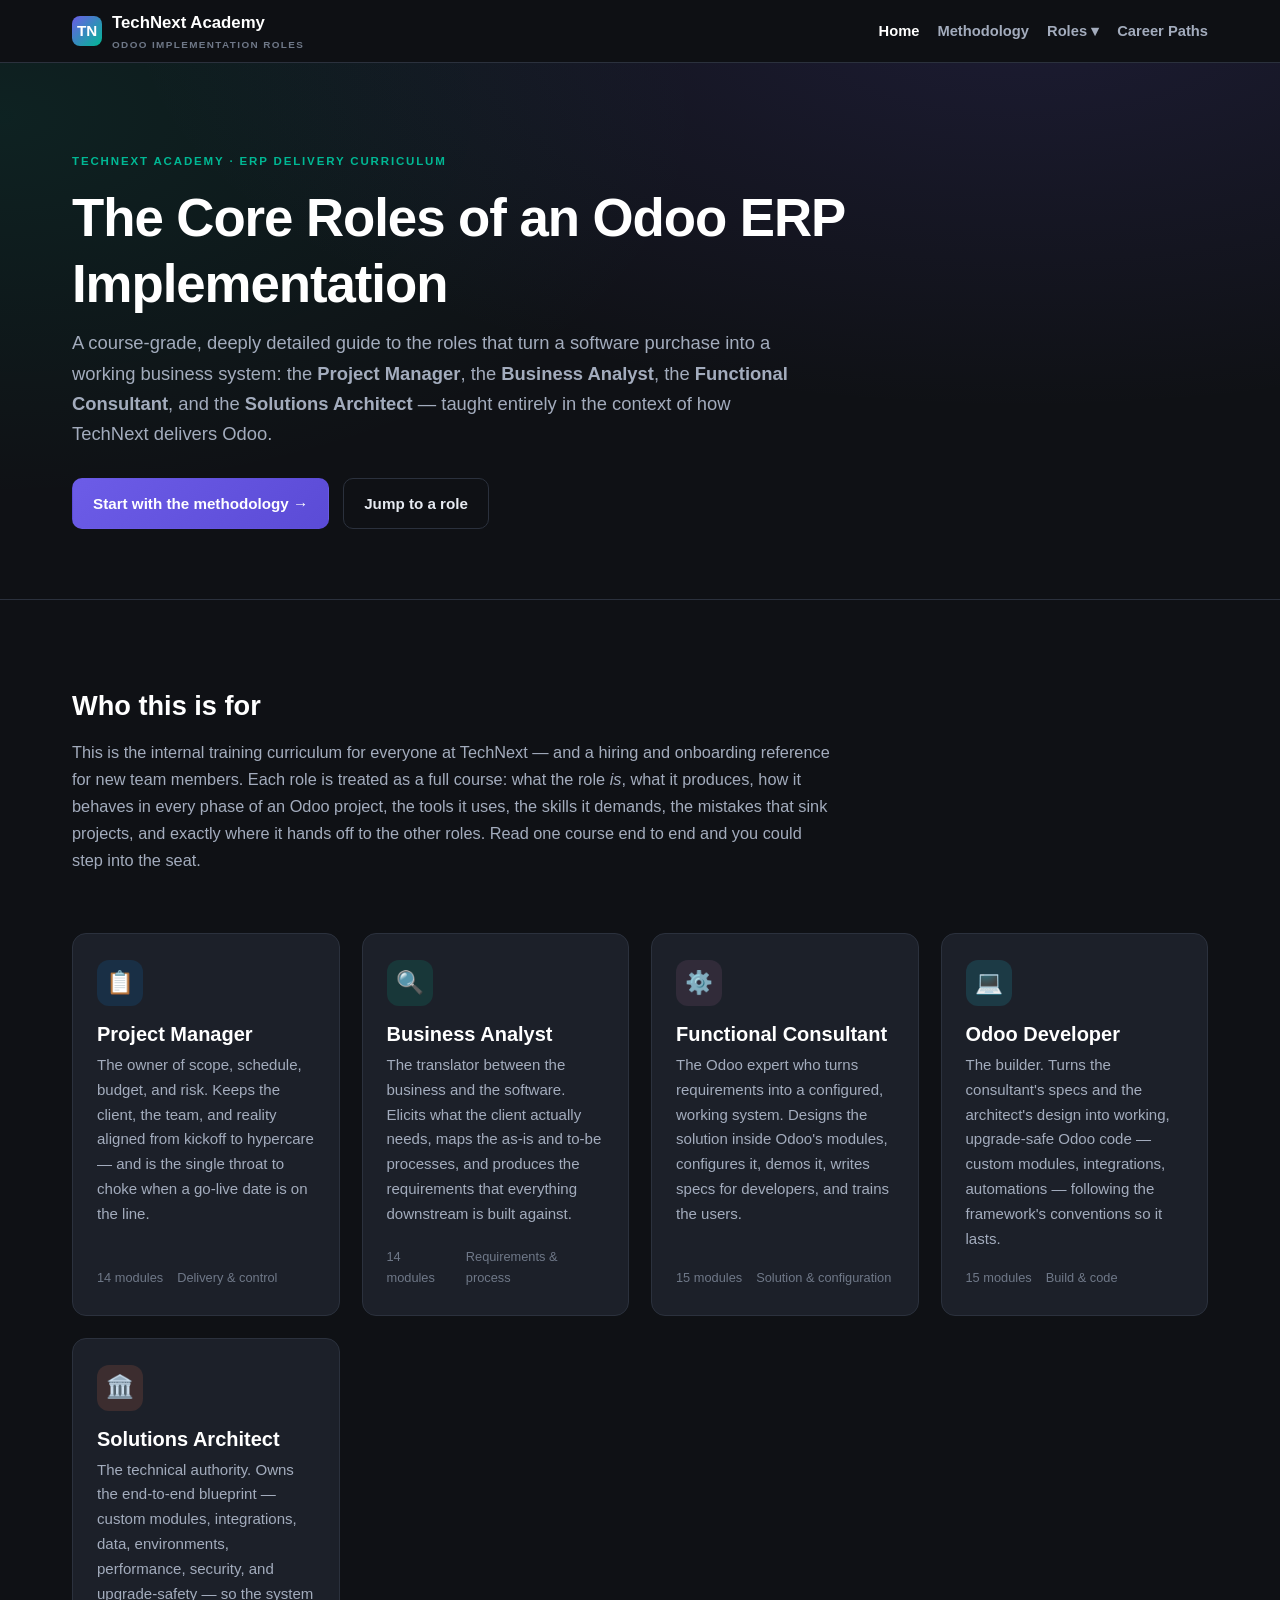
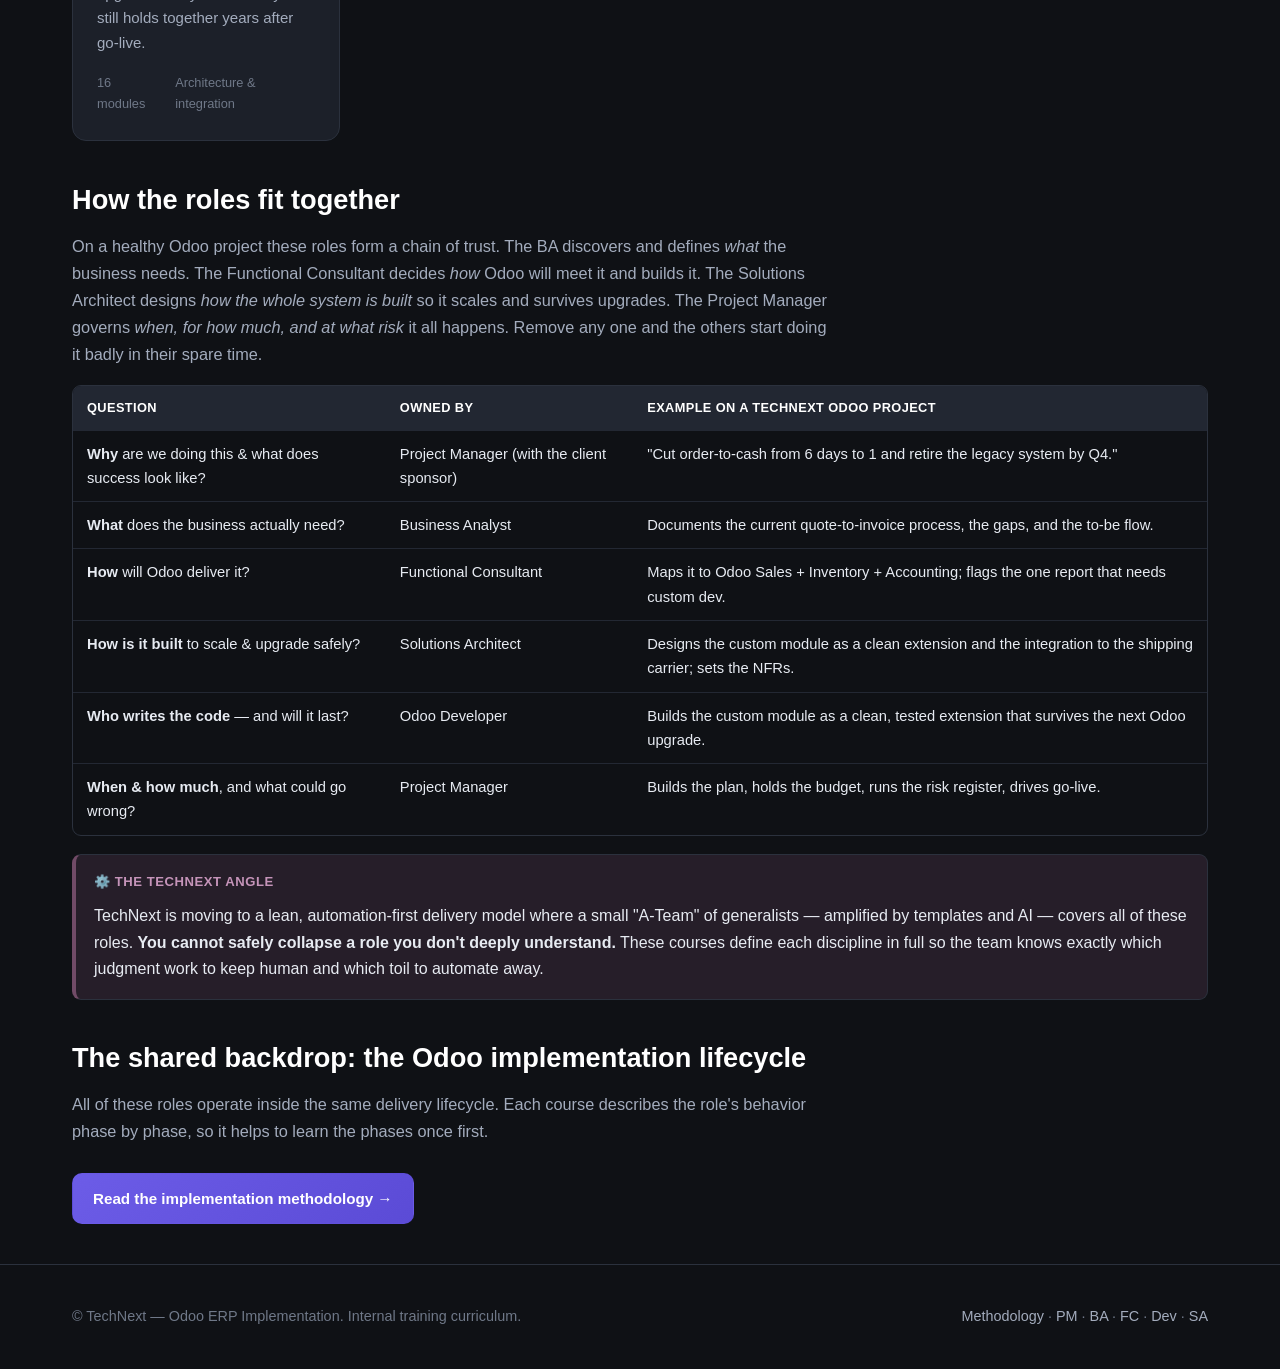
<file: website/index.html>
<!DOCTYPE html>
<html lang="en">
<head>
<meta charset="UTF-8" />
<meta name="viewport" content="width=device-width, initial-scale=1.0" />
<title>TechNext Academy — The Three Pillars of an Odoo Implementation</title>
<meta name="description" content="A comprehensive, course-grade guide to the Project Manager, Business Analyst, and Functional Consultant roles in an Odoo ERP implementation, taught in the context of TechNext." />
<link rel="stylesheet" href="assets/styles.css" />
</head>
<body>
<div class="progress-bar"></div>

<nav class="topnav">
  <div class="inner">
    <a class="brand" href="index.html">
      <span class="logo">TN</span>
      <span>TechNext Academy<small>Odoo Implementation Roles</small></span>
    </a>
    <button class="nav-toggle" aria-label="Menu">☰</button>
    <div class="navlinks">
      <a href="index.html" class="active">Home</a>
      <a href="methodology.html">Methodology</a>
      <div class="navdrop">
        <button class="navdrop-btn" aria-expanded="false">Roles ▾</button>
        <div class="navdrop-menu">
          <a href="project-manager.html">Project Manager</a>
          <a href="business-analyst.html">Business Analyst</a>
          <a href="functional-consultant.html">Functional Consultant</a>
          <a href="odoo-developer.html">Odoo Developer</a>
          <a href="solutions-architect.html">Solutions Architect</a>
        </div>
      </div>
      <a href="career-paths.html">Career Paths</a>
    </div>
  </div>
</nav>

<header class="hero">
  <div class="wrap">
    <span class="eyebrow">TechNext Academy · ERP Delivery Curriculum</span>
    <h1>The Core Roles of an Odoo ERP Implementation</h1>
    <p class="sub">A course-grade, deeply detailed guide to the roles that turn a software purchase into a working business system: the <strong>Project Manager</strong>, the <strong>Business Analyst</strong>, the <strong>Functional Consultant</strong>, and the <strong>Solutions Architect</strong> — taught entirely in the context of how TechNext delivers Odoo.</p>
    <div class="hero-cta">
      <a class="btn btn-primary" href="methodology.html">Start with the methodology →</a>
      <a class="btn btn-ghost" href="project-manager.html">Jump to a role</a>
    </div>
  </div>
</header>

<main class="wrap">

  <section style="padding:48px 0 8px;">
    <h2>Who this is for</h2>
    <p class="section-intro">This is the internal training curriculum for everyone at TechNext — and a hiring and onboarding reference for new team members. Each role is treated as a full course: what the role <em>is</em>, what it produces, how it behaves in every phase of an Odoo project, the tools it uses, the skills it demands, the mistakes that sink projects, and exactly where it hands off to the other roles. Read one course end to end and you could step into the seat.</p>
  </section>

  <section>
    <a name="courses"></a>
    <div class="role-cards">

      <a class="role-card" href="project-manager.html">
        <div class="icon ic-pm">📋</div>
        <h3>Project Manager</h3>
        <p>The owner of scope, schedule, budget, and risk. Keeps the client, the team, and reality aligned from kickoff to hypercare — and is the single throat to choke when a go-live date is on the line.</p>
        <div class="meta"><span>14 modules</span><span>Delivery &amp; control</span></div>
      </a>

      <a class="role-card" href="business-analyst.html">
        <div class="icon ic-ba">🔍</div>
        <h3>Business Analyst</h3>
        <p>The translator between the business and the software. Elicits what the client actually needs, maps the as-is and to-be processes, and produces the requirements that everything downstream is built against.</p>
        <div class="meta"><span>14 modules</span><span>Requirements &amp; process</span></div>
      </a>

      <a class="role-card" href="functional-consultant.html">
        <div class="icon ic-fc">⚙️</div>
        <h3>Functional Consultant</h3>
        <p>The Odoo expert who turns requirements into a configured, working system. Designs the solution inside Odoo's modules, configures it, demos it, writes specs for developers, and trains the users.</p>
        <div class="meta"><span>15 modules</span><span>Solution &amp; configuration</span></div>
      </a>

      <a class="role-card" href="odoo-developer.html">
        <div class="icon ic-dev">💻</div>
        <h3>Odoo Developer</h3>
        <p>The builder. Turns the consultant's specs and the architect's design into working, upgrade-safe Odoo code — custom modules, integrations, automations — following the framework's conventions so it lasts.</p>
        <div class="meta"><span>15 modules</span><span>Build &amp; code</span></div>
      </a>

      <a class="role-card" href="solutions-architect.html">
        <div class="icon ic-sa">🏛️</div>
        <h3>Solutions Architect</h3>
        <p>The technical authority. Owns the end-to-end blueprint — custom modules, integrations, data, environments, performance, security, and upgrade-safety — so the system still holds together years after go-live.</p>
        <div class="meta"><span>16 modules</span><span>Architecture &amp; integration</span></div>
      </a>

    </div>
  </section>

  <section>
    <h2>How the roles fit together</h2>
    <p class="section-intro">On a healthy Odoo project these roles form a chain of trust. The BA discovers and defines <em>what</em> the business needs. The Functional Consultant decides <em>how</em> Odoo will meet it and builds it. The Solutions Architect designs <em>how the whole system is built</em> so it scales and survives upgrades. The Project Manager governs <em>when, for how much, and at what risk</em> it all happens. Remove any one and the others start doing it badly in their spare time.</p>
    <div class="tbl-wrap">
      <table>
        <thead><tr><th>Question</th><th>Owned by</th><th>Example on a TechNext Odoo project</th></tr></thead>
        <tbody>
          <tr><td><strong>Why</strong> are we doing this &amp; what does success look like?</td><td>Project Manager (with the client sponsor)</td><td>"Cut order-to-cash from 6 days to 1 and retire the legacy system by Q4."</td></tr>
          <tr><td><strong>What</strong> does the business actually need?</td><td>Business Analyst</td><td>Documents the current quote-to-invoice process, the gaps, and the to-be flow.</td></tr>
          <tr><td><strong>How</strong> will Odoo deliver it?</td><td>Functional Consultant</td><td>Maps it to Odoo Sales + Inventory + Accounting; flags the one report that needs custom dev.</td></tr>
          <tr><td><strong>How is it built</strong> to scale &amp; upgrade safely?</td><td>Solutions Architect</td><td>Designs the custom module as a clean extension and the integration to the shipping carrier; sets the NFRs.</td></tr>
          <tr><td><strong>Who writes the code</strong> — and will it last?</td><td>Odoo Developer</td><td>Builds the custom module as a clean, tested extension that survives the next Odoo upgrade.</td></tr>
          <tr><td><strong>When &amp; how much</strong>, and what could go wrong?</td><td>Project Manager</td><td>Builds the plan, holds the budget, runs the risk register, drives go-live.</td></tr>
        </tbody>
      </table>
    </div>
    <div class="callout odoo">
      <div class="c-title">⚙️ The TechNext angle</div>
      <p>TechNext is moving to a lean, automation-first delivery model where a small "A-Team" of generalists — amplified by templates and AI — covers all of these roles. <strong>You cannot safely collapse a role you don't deeply understand.</strong> These courses define each discipline in full so the team knows exactly which judgment work to keep human and which toil to automate away.</p>
    </div>
  </section>

  <section>
    <h2>The shared backdrop: the Odoo implementation lifecycle</h2>
    <p class="section-intro">All of these roles operate inside the same delivery lifecycle. Each course describes the role's behavior phase by phase, so it helps to learn the phases once first.</p>
    <div class="hero-cta">
      <a class="btn btn-primary" href="methodology.html">Read the implementation methodology →</a>
    </div>
  </section>

</main>

<footer class="footer">
  <div class="inner">
    <span>© TechNext — Odoo ERP Implementation. Internal training curriculum.</span>
    <span><a href="methodology.html">Methodology</a> · <a href="project-manager.html">PM</a> · <a href="business-analyst.html">BA</a> · <a href="functional-consultant.html">FC</a> · <a href="odoo-developer.html">Dev</a> · <a href="solutions-architect.html">SA</a></span>
  </div>
</footer>

<script src="assets/script.js"></script>
</body>
</html>
</file>
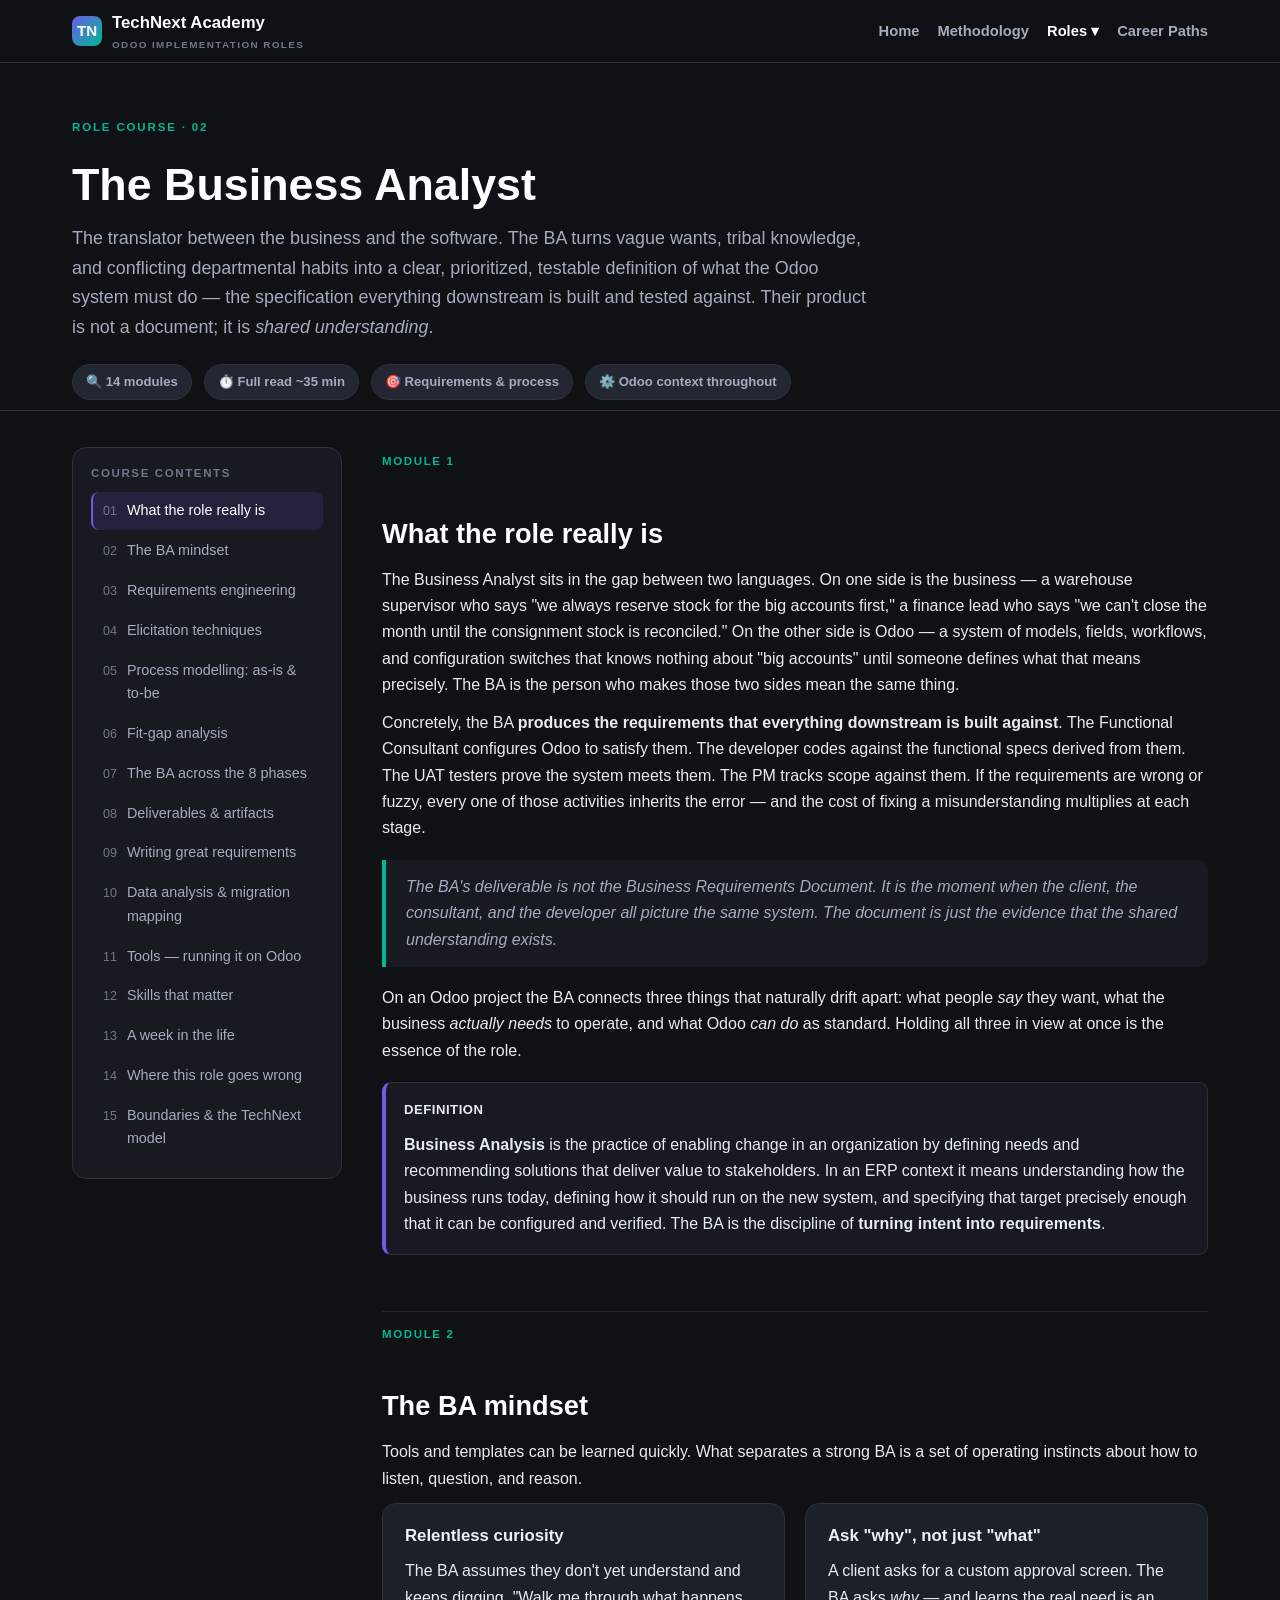
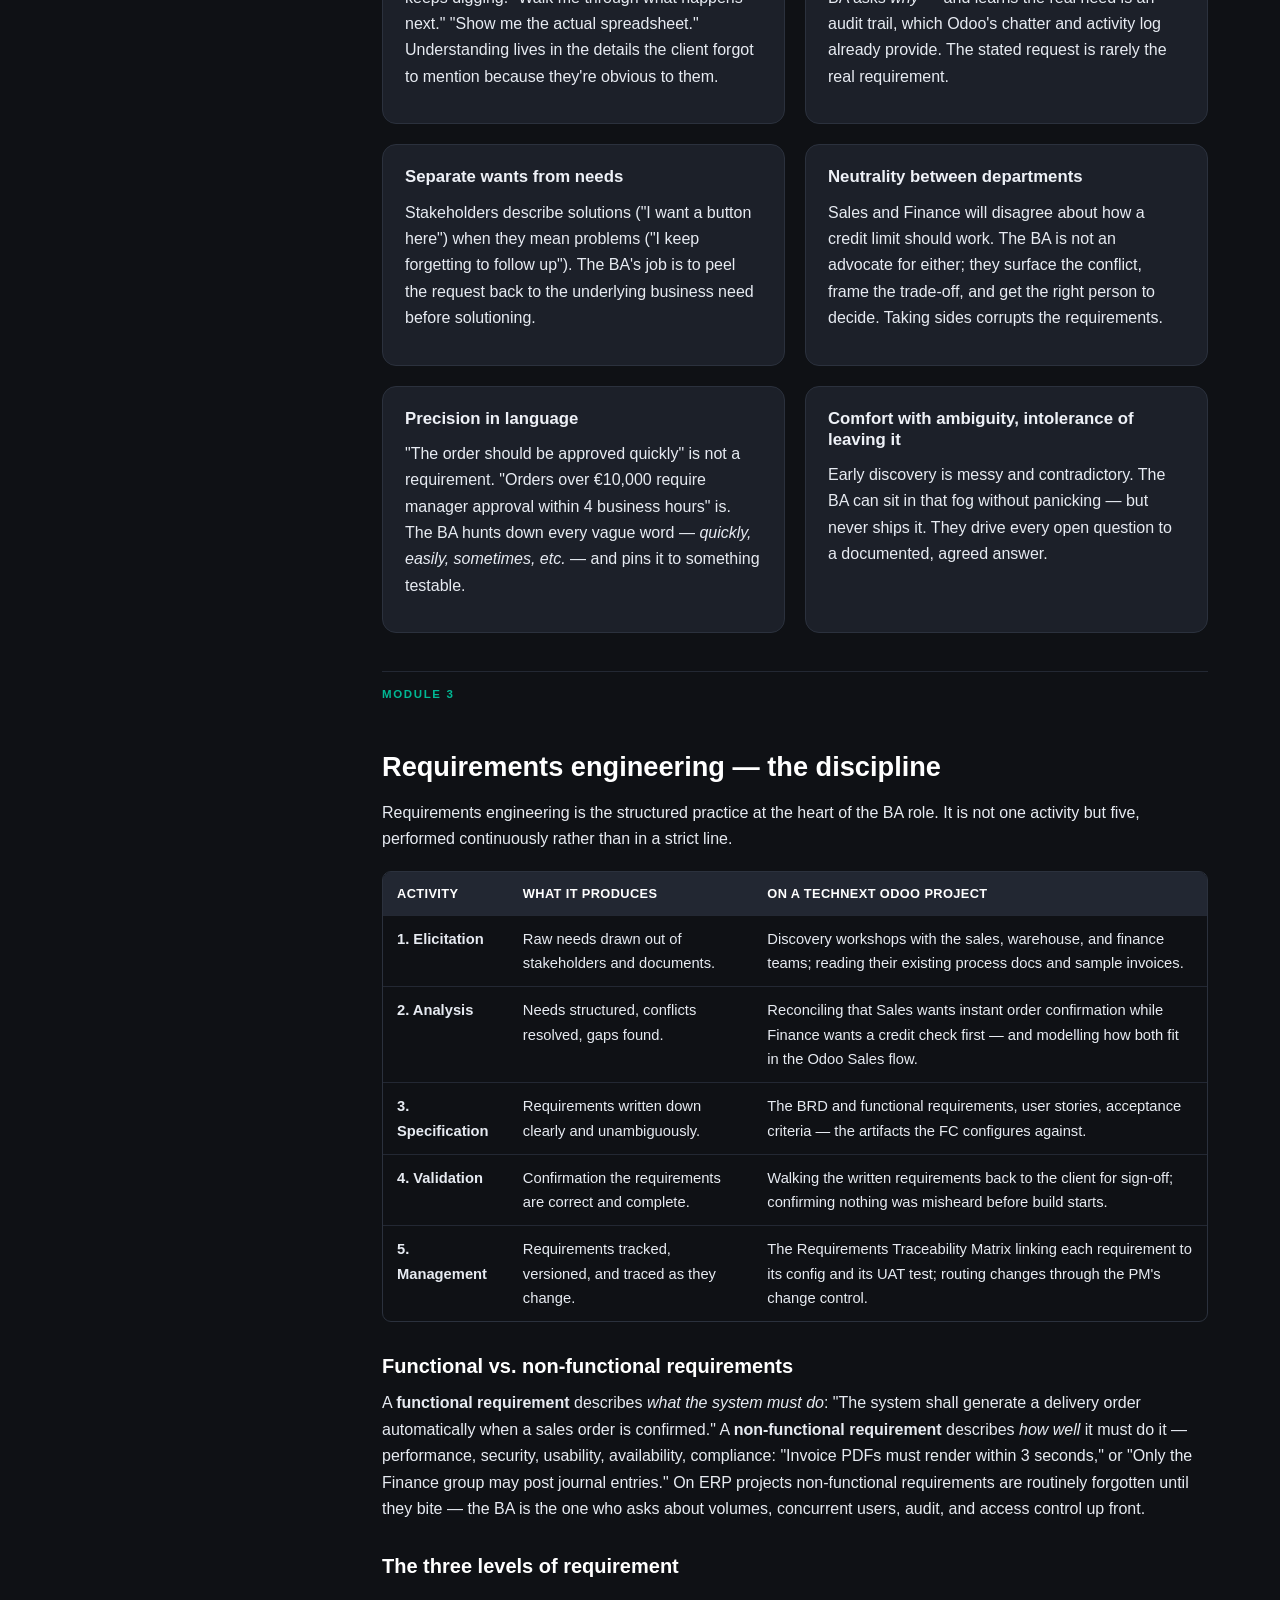
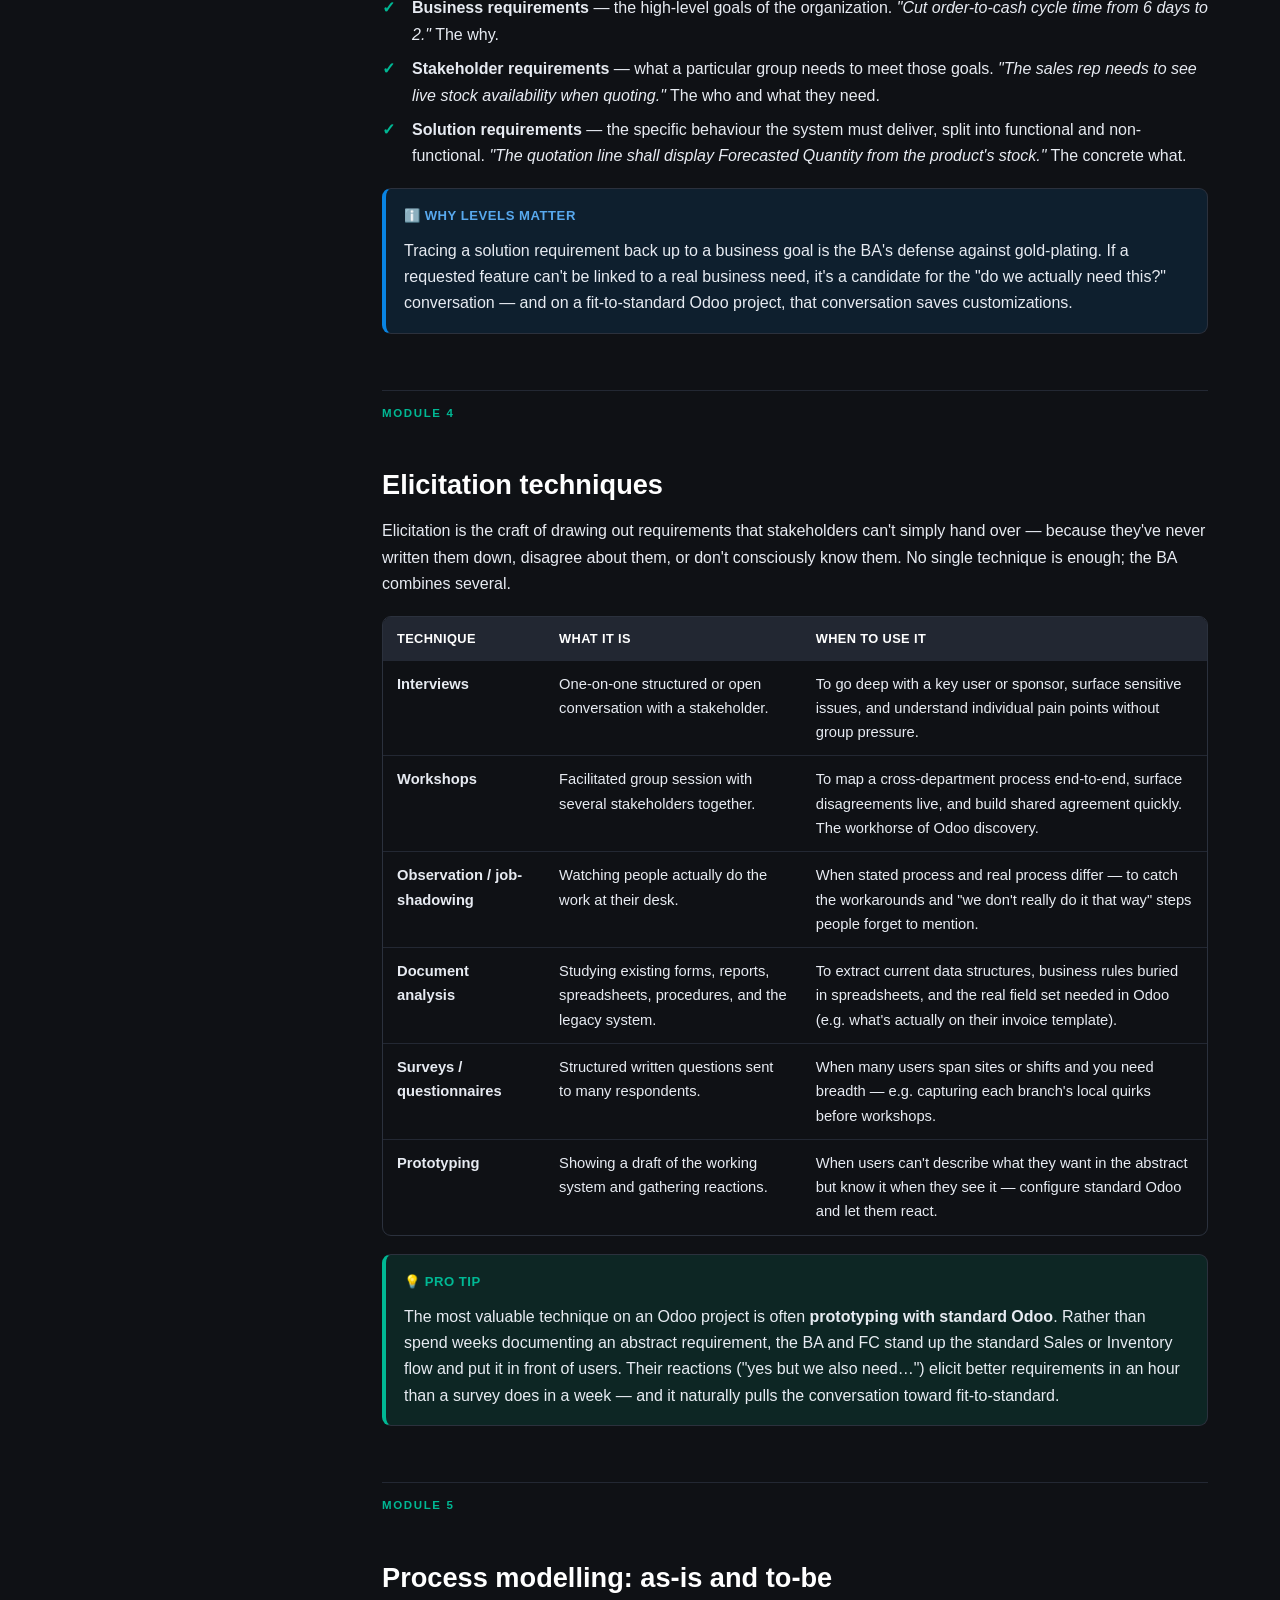
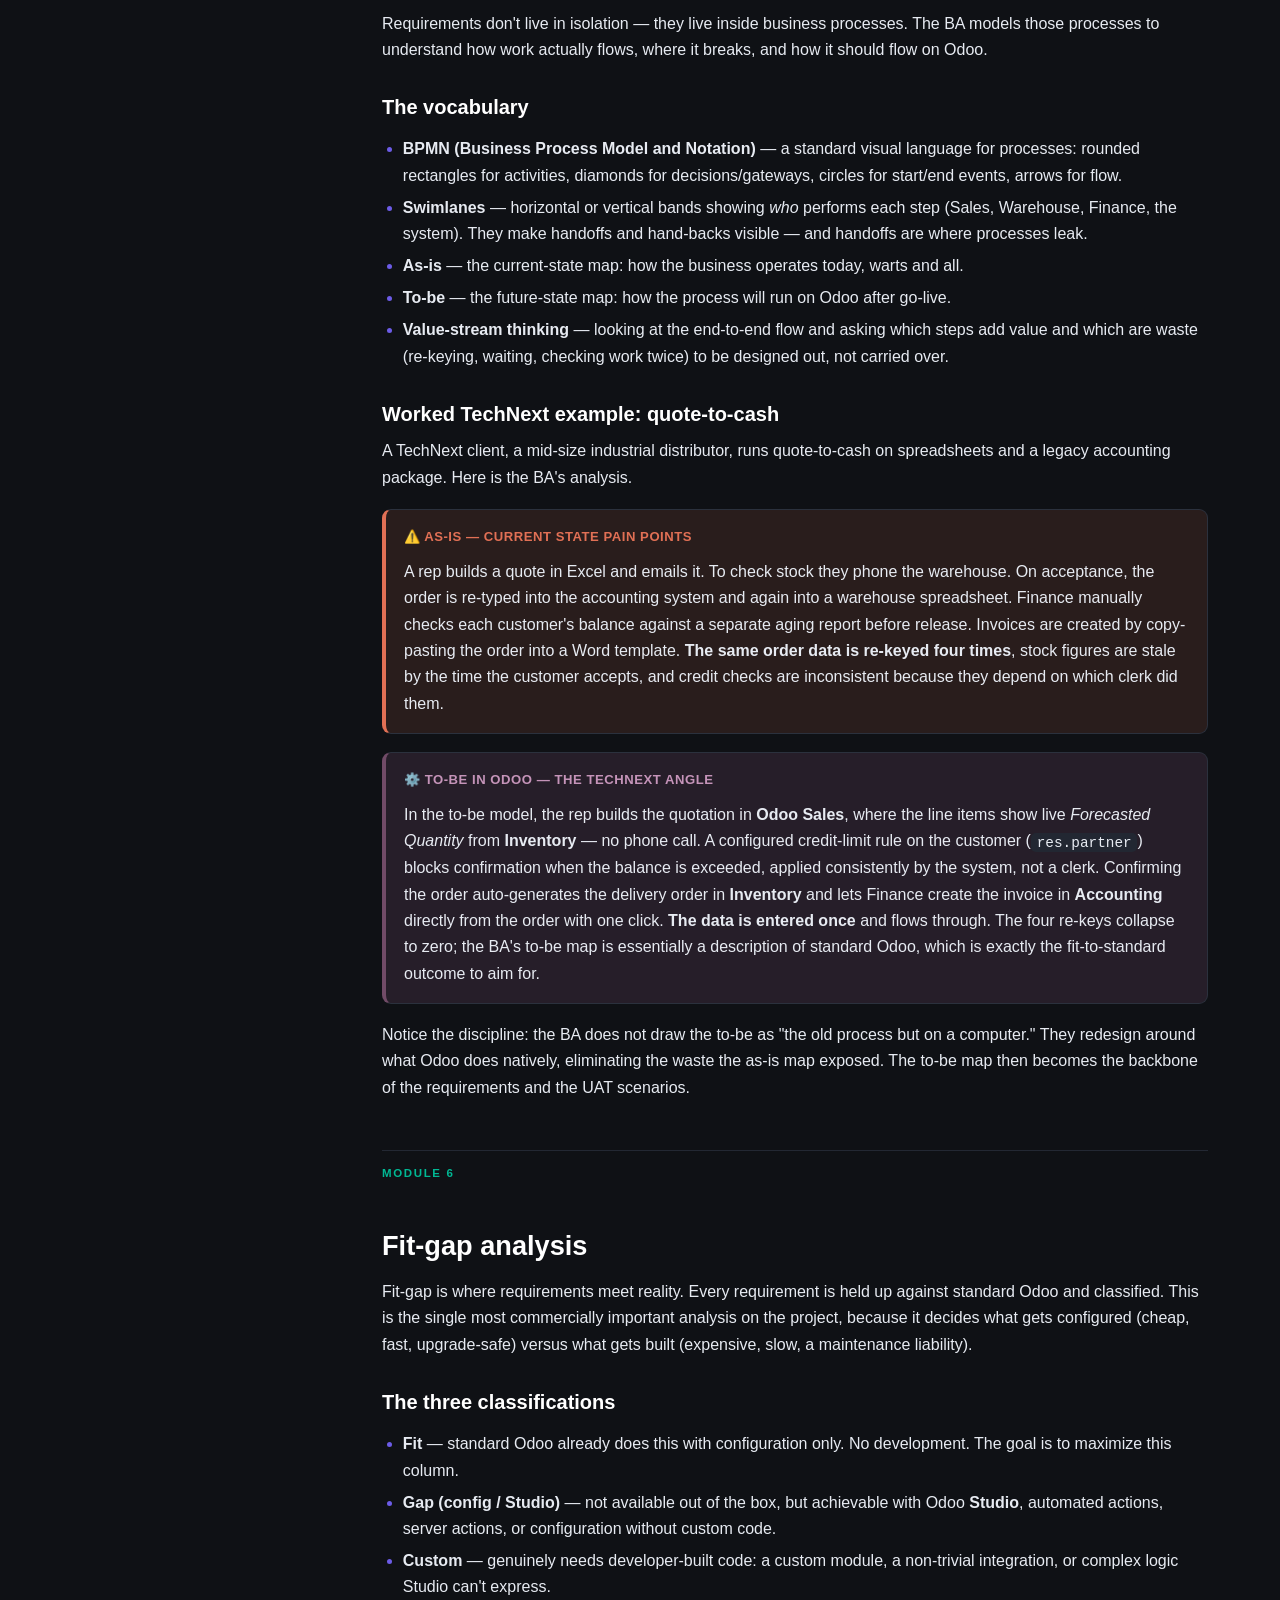
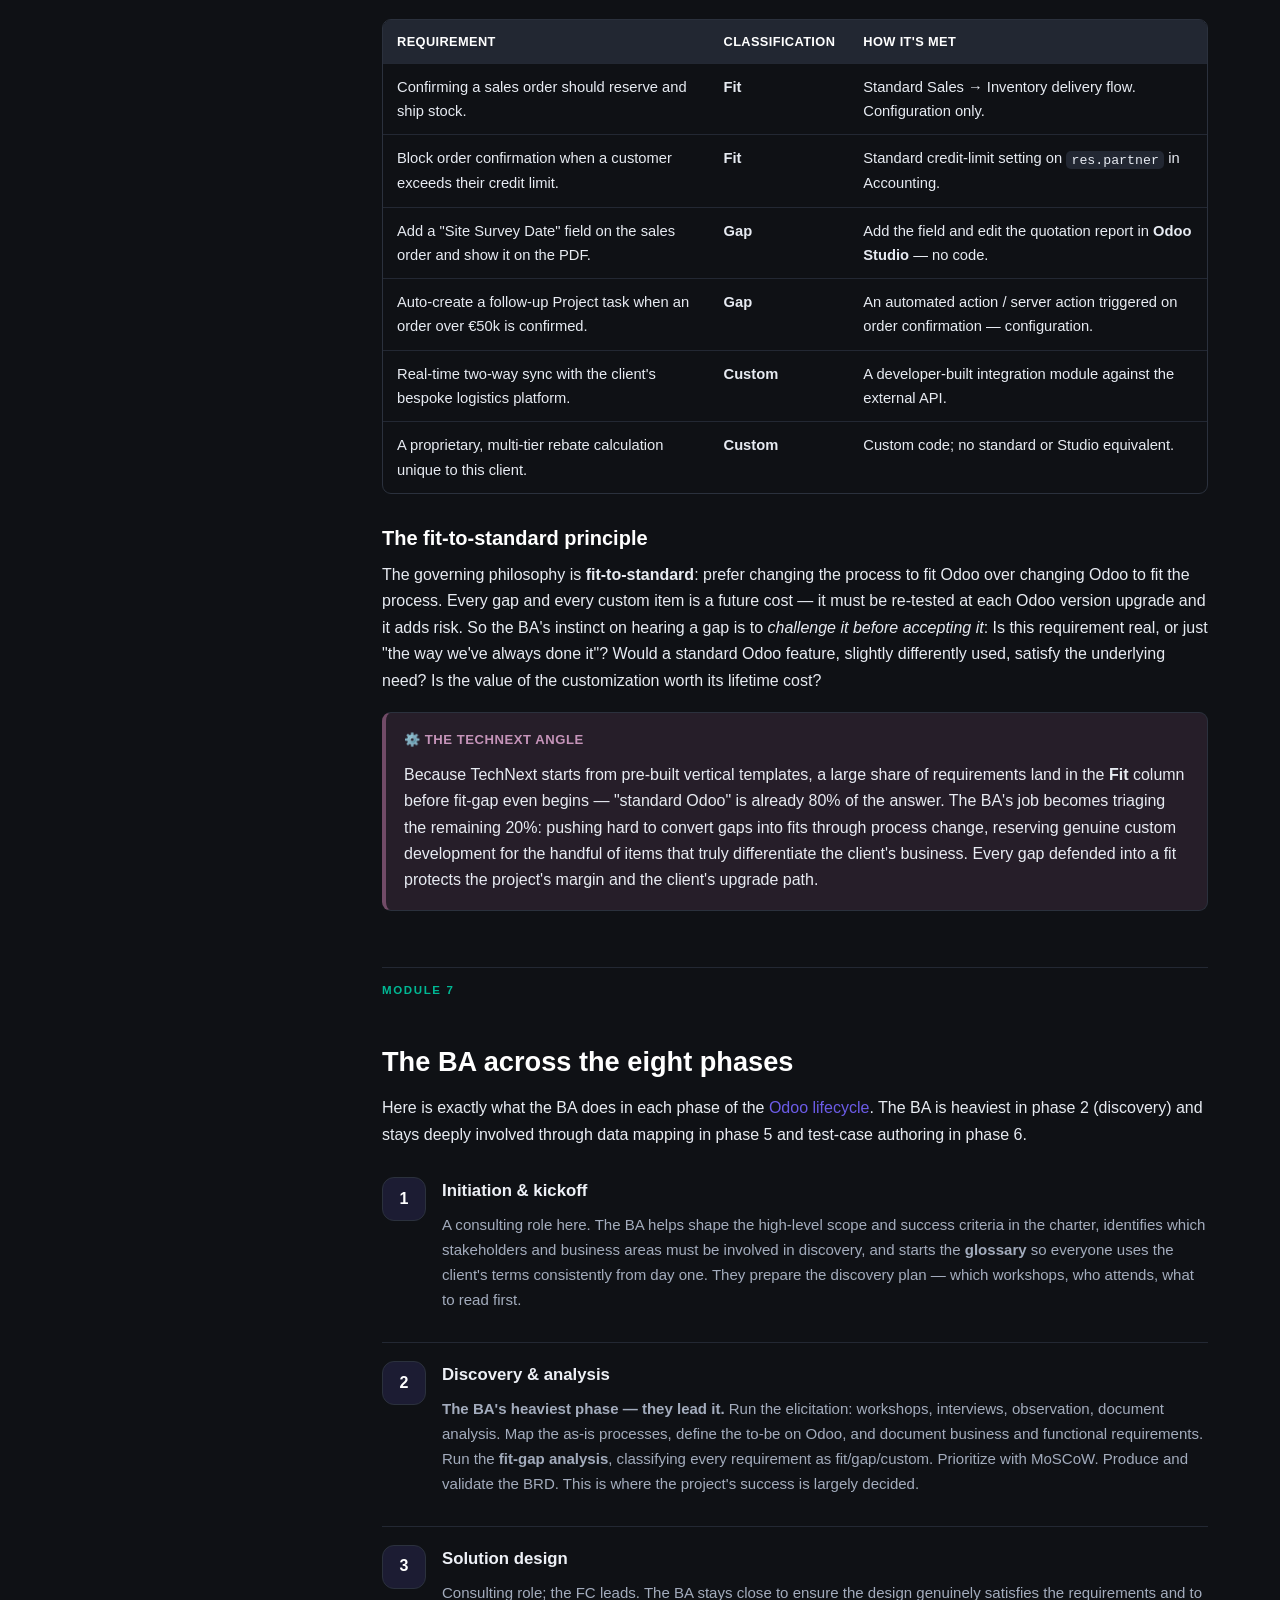
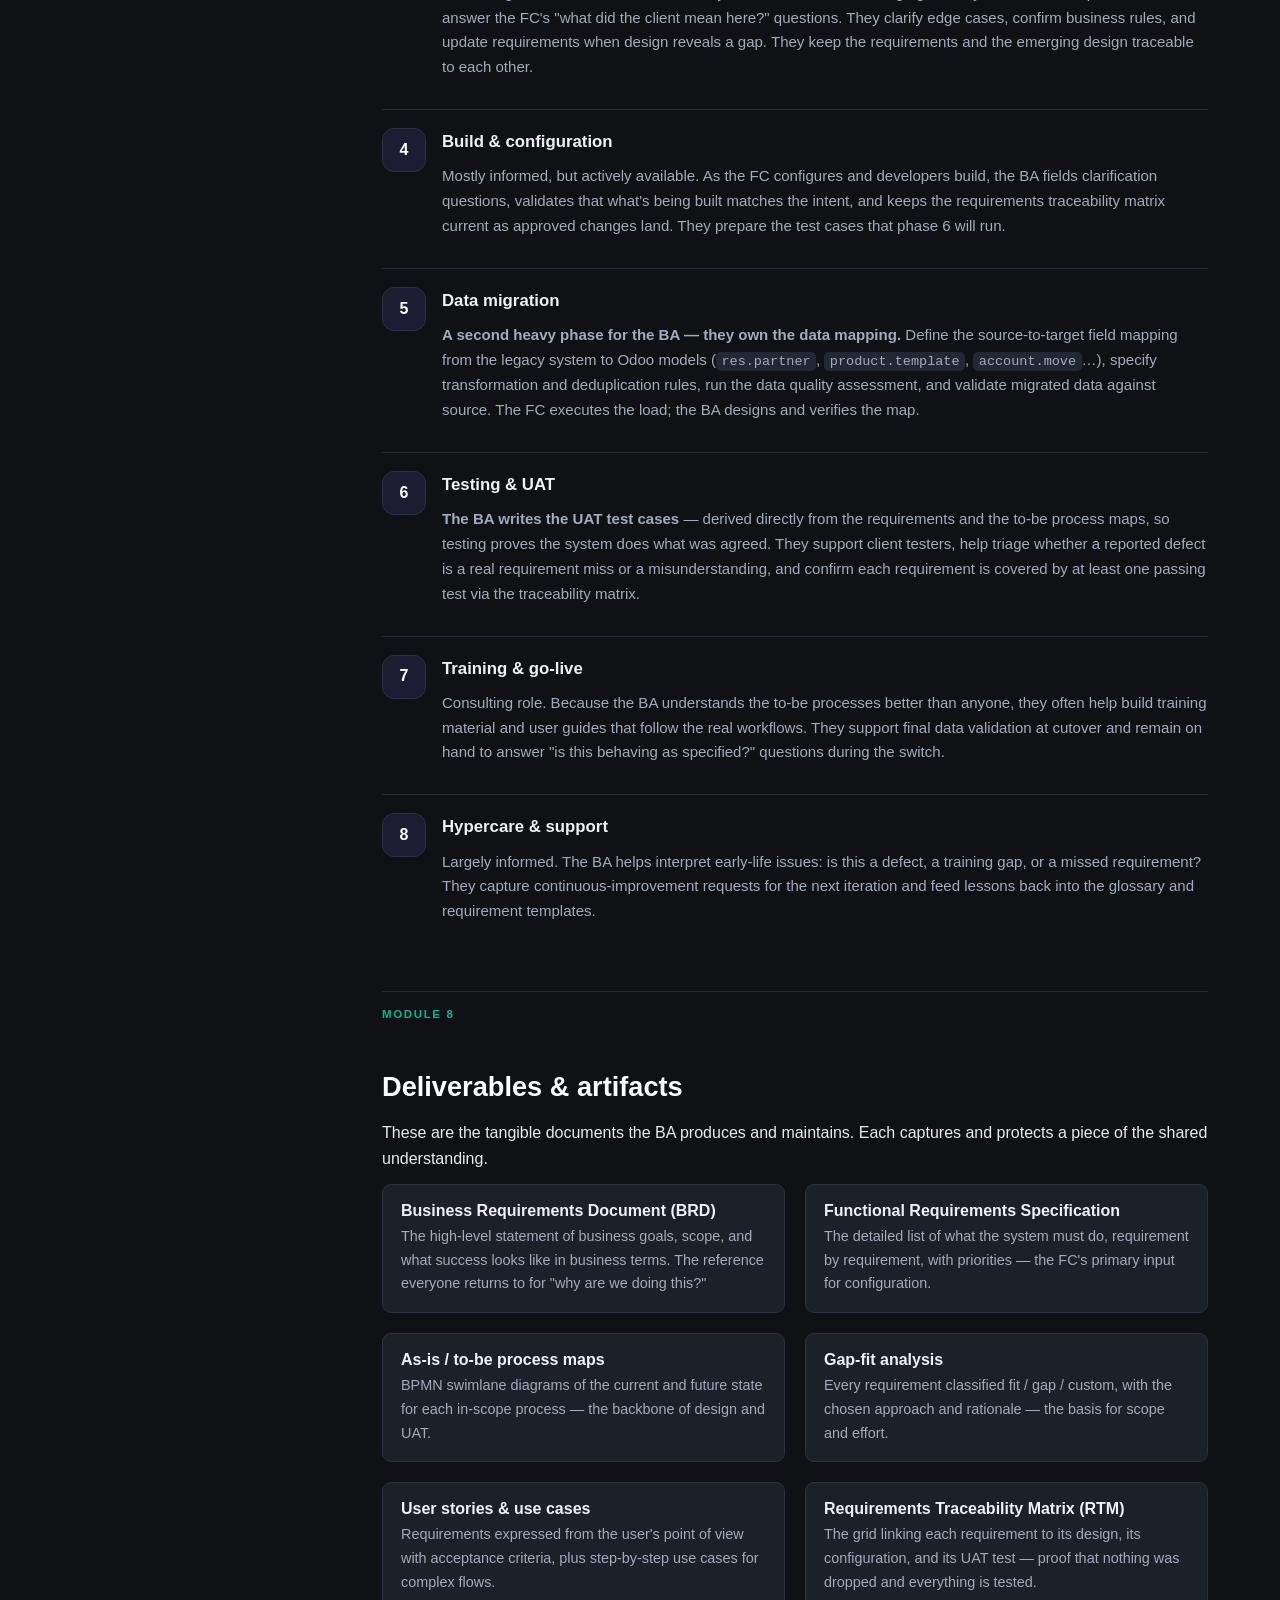
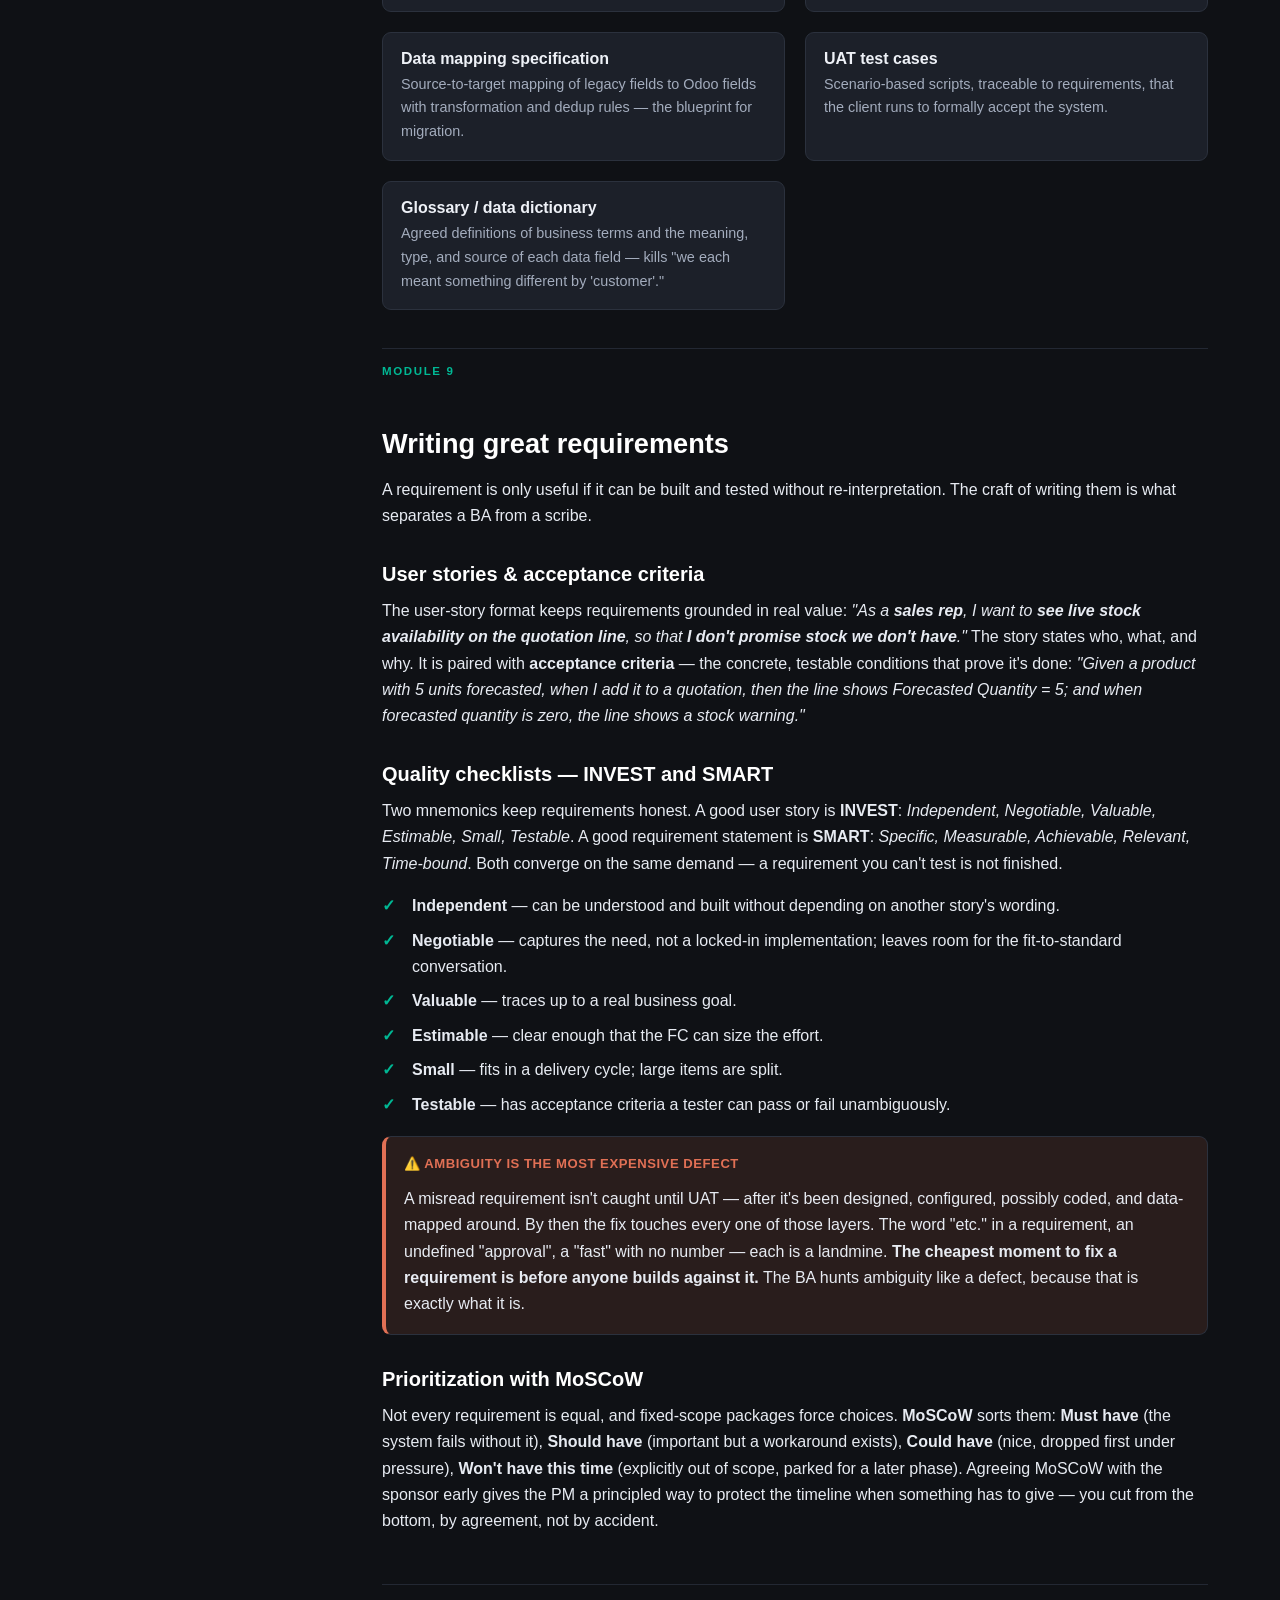
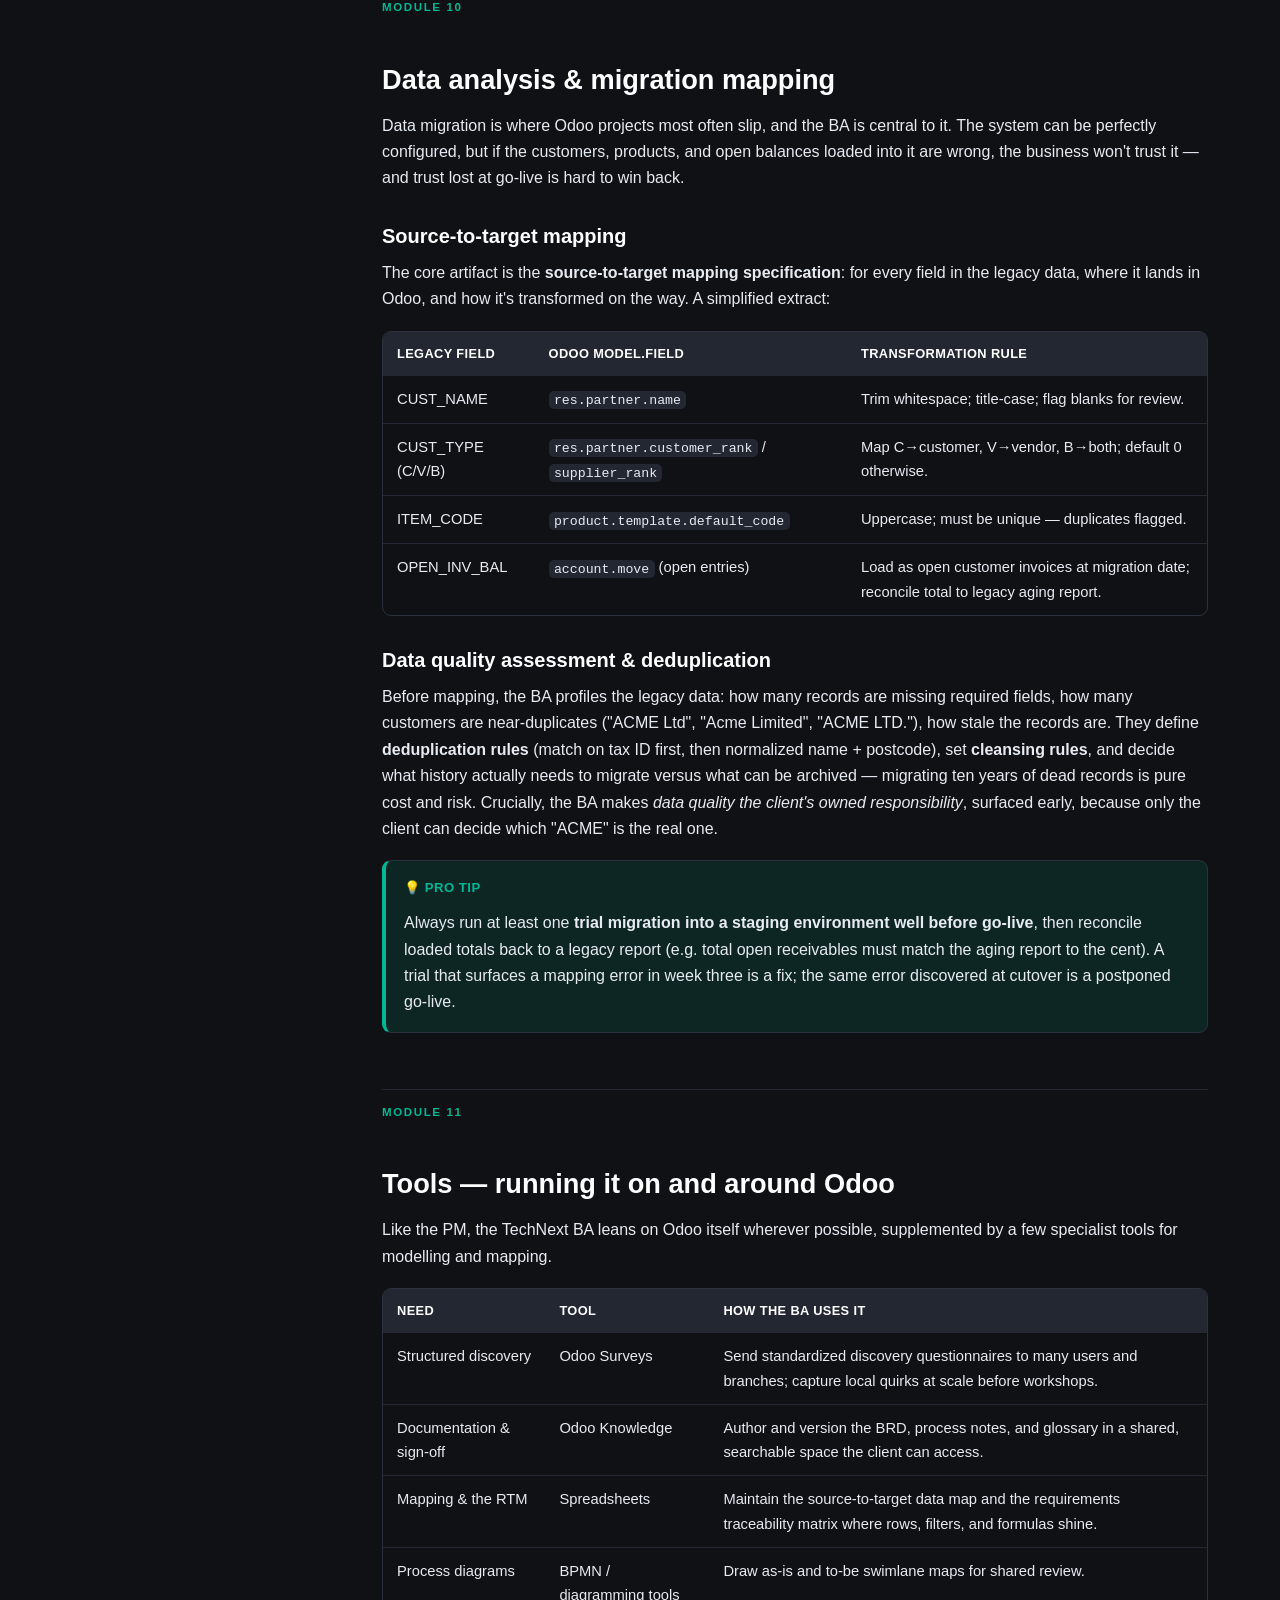
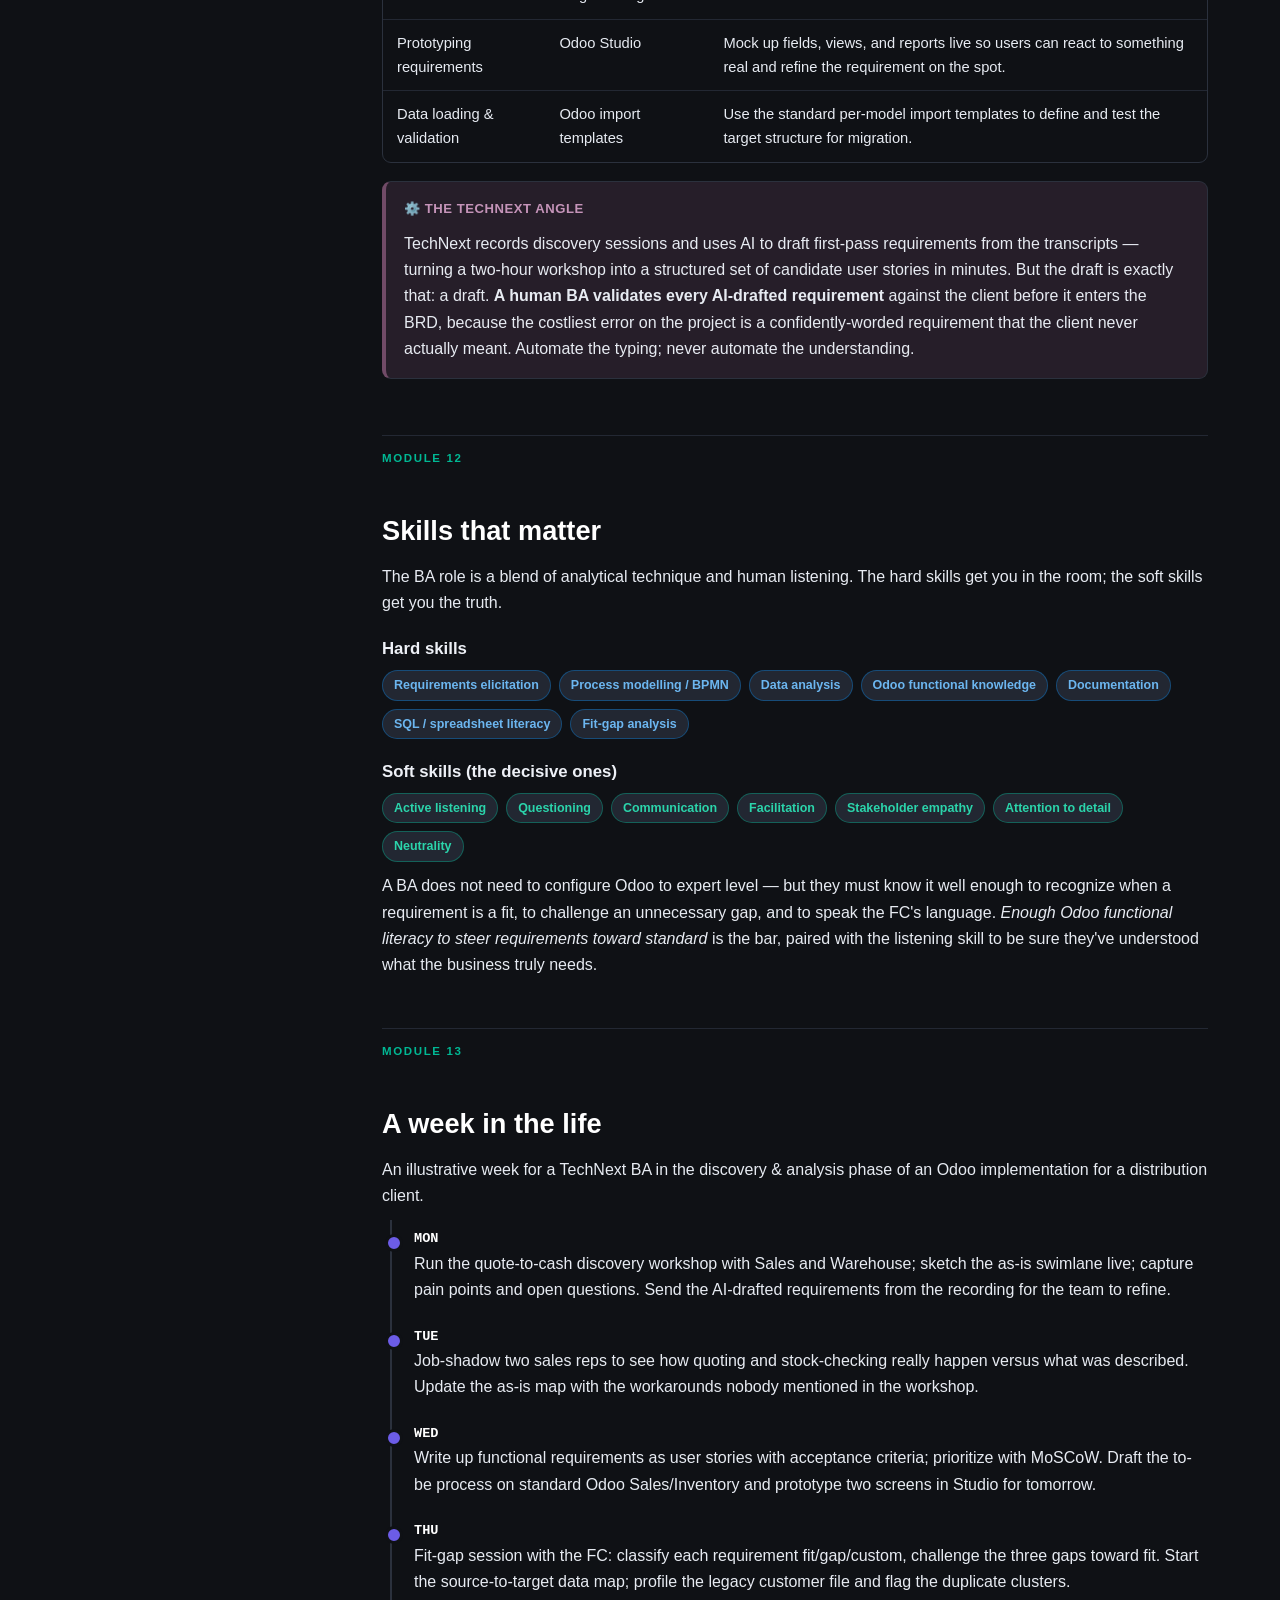
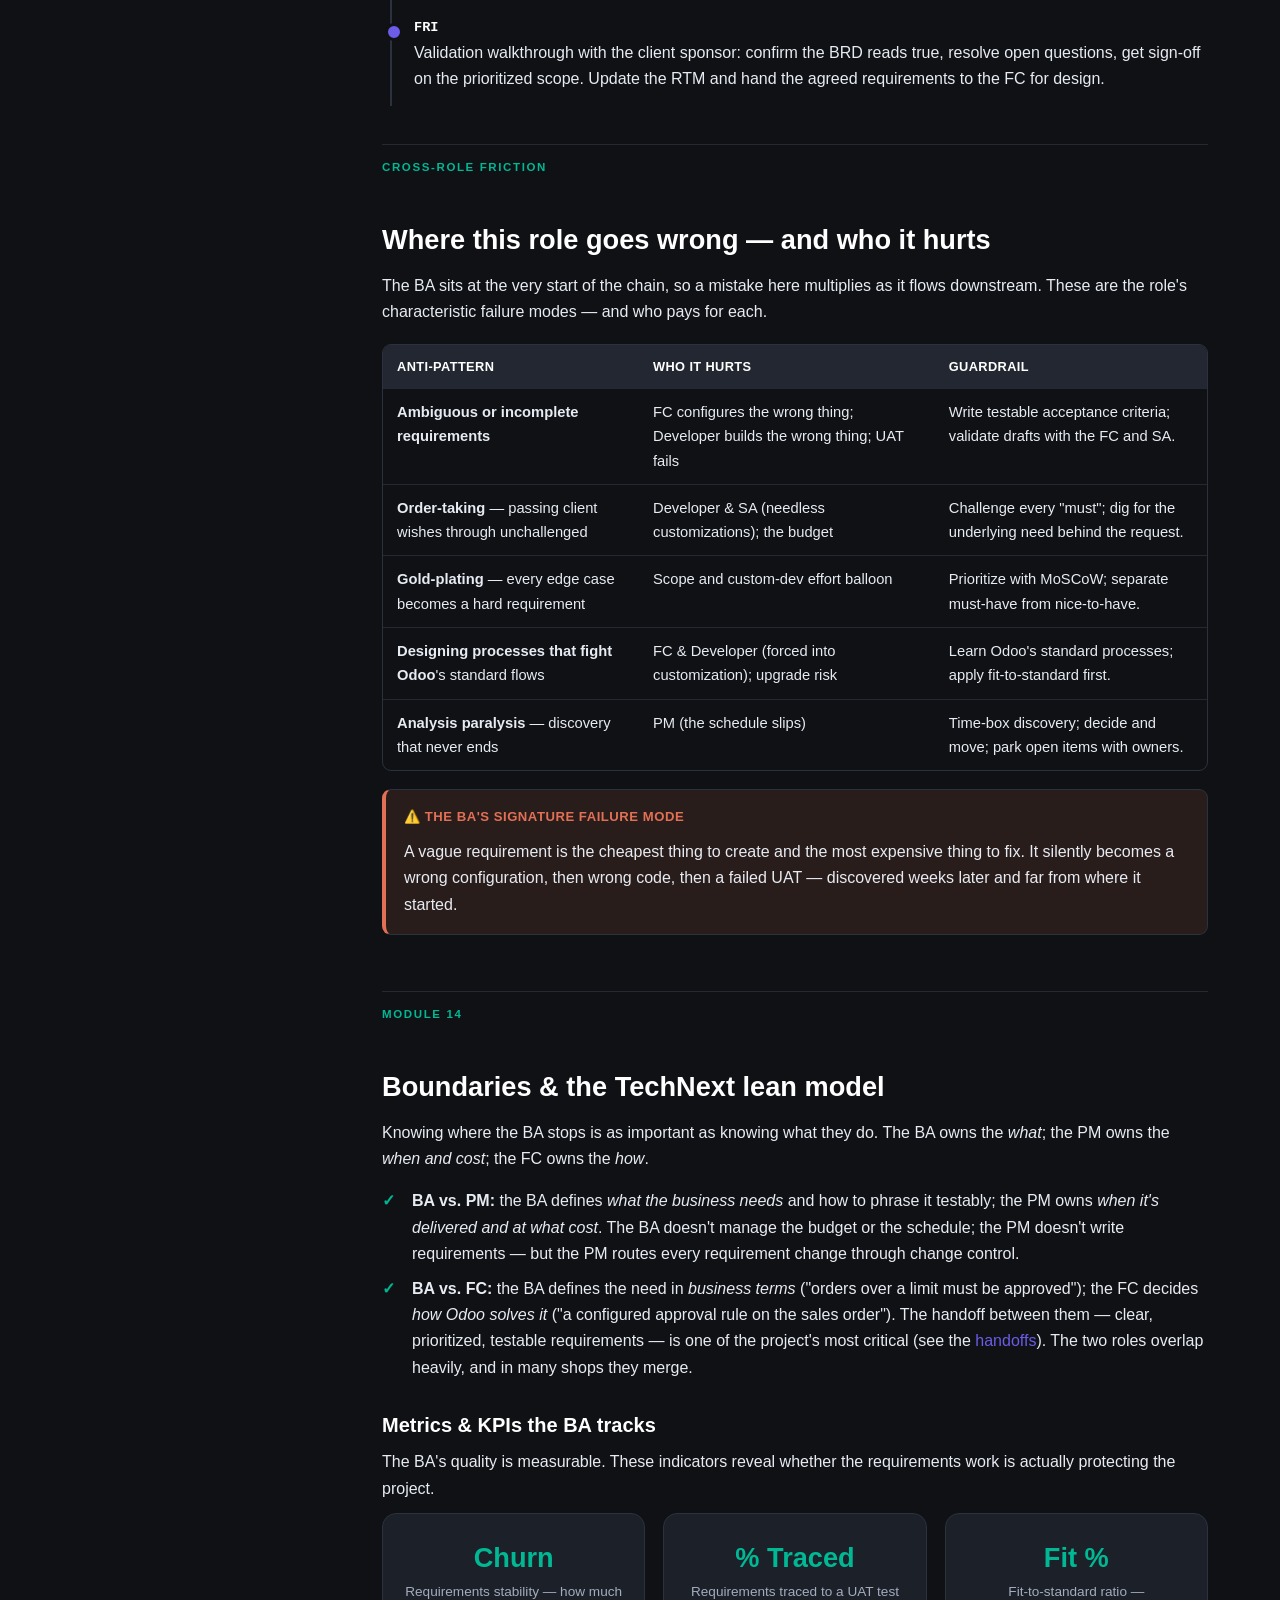
<file: website/business-analyst.html>
<!DOCTYPE html>
<html lang="en">
<head>
<meta charset="UTF-8" />
<meta name="viewport" content="width=device-width, initial-scale=1.0" />
<title>The Business Analyst — TechNext Academy</title>
<meta name="description" content="A comprehensive course on the Business Analyst role in an Odoo ERP implementation: requirements engineering, elicitation, process modelling, fit-gap, the lifecycle, deliverables, data mapping, tools, skills, KPIs, and collaboration — in the context of TechNext." />
<link rel="stylesheet" href="assets/styles.css" />
</head>
<body>
<div class="progress-bar"></div>

<nav class="topnav">
  <div class="inner">
    <a class="brand" href="index.html"><span class="logo">TN</span><span>TechNext Academy<small>Odoo Implementation Roles</small></span></a>
    <button class="nav-toggle" aria-label="Menu">☰</button>
    <div class="navlinks">
      <a href="index.html">Home</a>
      <a href="methodology.html">Methodology</a>
      <div class="navdrop">
        <button class="navdrop-btn active" aria-expanded="false">Roles ▾</button>
        <div class="navdrop-menu">
          <a href="project-manager.html">Project Manager</a>
          <a href="business-analyst.html" class="active">Business Analyst</a>
          <a href="functional-consultant.html">Functional Consultant</a>
          <a href="odoo-developer.html">Odoo Developer</a>
          <a href="solutions-architect.html">Solutions Architect</a>
        </div>
      </div>
      <a href="career-paths.html">Career Paths</a>
    </div>
  </div>
</nav>

<header class="course-head">
  <div class="wrap">
    <span class="eyebrow">Role Course · 02</span>
    <h1>The Business Analyst</h1>
    <p class="lead">The translator between the business and the software. The BA turns vague wants, tribal knowledge, and conflicting departmental habits into a clear, prioritized, testable definition of what the Odoo system must do — the specification everything downstream is built and tested against. Their product is not a document; it is <em>shared understanding</em>.</p>
    <div class="course-meta">
      <span class="chip">🔍 14 modules</span>
      <span class="chip">⏱️ Full read ~35 min</span>
      <span class="chip">🎯 Requirements &amp; process</span>
      <span class="chip">⚙️ Odoo context throughout</span>
    </div>
  </div>
</header>

<div class="wrap">
<div class="course-layout">

  <aside class="toc">
    <h4>Course contents</h4>
    <ol>
      <li><a href="#what">What the role really is</a></li>
      <li><a href="#mindset">The BA mindset</a></li>
      <li><a href="#requirements">Requirements engineering</a></li>
      <li><a href="#elicitation">Elicitation techniques</a></li>
      <li><a href="#process">Process modelling: as-is &amp; to-be</a></li>
      <li><a href="#fitgap">Fit-gap analysis</a></li>
      <li><a href="#lifecycle">The BA across the 8 phases</a></li>
      <li><a href="#deliverables">Deliverables &amp; artifacts</a></li>
      <li><a href="#writing">Writing great requirements</a></li>
      <li><a href="#data">Data analysis &amp; migration mapping</a></li>
      <li><a href="#tools">Tools — running it on Odoo</a></li>
      <li><a href="#skills">Skills that matter</a></li>
      <li><a href="#day">A week in the life</a></li>
      <li><a href="#friction">Where this role goes wrong</a></li>
      <li><a href="#boundaries">Boundaries &amp; the TechNext model</a></li>
    </ol>
  </aside>

  <main class="content">

    <section id="what">
      <span class="module-label">Module 1</span>
      <h2>What the role really is</h2>
      <p>The Business Analyst sits in the gap between two languages. On one side is the business — a warehouse supervisor who says "we always reserve stock for the big accounts first," a finance lead who says "we can't close the month until the consignment stock is reconciled." On the other side is Odoo — a system of models, fields, workflows, and configuration switches that knows nothing about "big accounts" until someone defines what that means precisely. The BA is the person who makes those two sides mean the same thing.</p>
      <p>Concretely, the BA <strong>produces the requirements that everything downstream is built against</strong>. The Functional Consultant configures Odoo to satisfy them. The developer codes against the functional specs derived from them. The UAT testers prove the system meets them. The PM tracks scope against them. If the requirements are wrong or fuzzy, every one of those activities inherits the error — and the cost of fixing a misunderstanding multiplies at each stage.</p>
      <blockquote>The BA's deliverable is not the Business Requirements Document. It is the moment when the client, the consultant, and the developer all picture the same system. The document is just the evidence that the shared understanding exists.</blockquote>
      <p>On an Odoo project the BA connects three things that naturally drift apart: what people <em>say</em> they want, what the business <em>actually needs</em> to operate, and what Odoo <em>can do</em> as standard. Holding all three in view at once is the essence of the role.</p>
      <div class="callout">
        <div class="c-title">Definition</div>
        <p><strong>Business Analysis</strong> is the practice of enabling change in an organization by defining needs and recommending solutions that deliver value to stakeholders. In an ERP context it means understanding how the business runs today, defining how it should run on the new system, and specifying that target precisely enough that it can be configured and verified. The BA is the discipline of <strong>turning intent into requirements</strong>.</p>
      </div>
    </section>

    <section id="mindset">
      <span class="module-label">Module 2</span>
      <h2>The BA mindset</h2>
      <p>Tools and templates can be learned quickly. What separates a strong BA is a set of operating instincts about how to listen, question, and reason.</p>
      <div class="grid-2">
        <div class="card"><h4>Relentless curiosity</h4><p>The BA assumes they don't yet understand and keeps digging. "Walk me through what happens next." "Show me the actual spreadsheet." Understanding lives in the details the client forgot to mention because they're obvious to them.</p></div>
        <div class="card"><h4>Ask "why", not just "what"</h4><p>A client asks for a custom approval screen. The BA asks <em>why</em> — and learns the real need is an audit trail, which Odoo's chatter and activity log already provide. The stated request is rarely the real requirement.</p></div>
        <div class="card"><h4>Separate wants from needs</h4><p>Stakeholders describe solutions ("I want a button here") when they mean problems ("I keep forgetting to follow up"). The BA's job is to peel the request back to the underlying business need before solutioning.</p></div>
        <div class="card"><h4>Neutrality between departments</h4><p>Sales and Finance will disagree about how a credit limit should work. The BA is not an advocate for either; they surface the conflict, frame the trade-off, and get the right person to decide. Taking sides corrupts the requirements.</p></div>
        <div class="card"><h4>Precision in language</h4><p>"The order should be approved quickly" is not a requirement. "Orders over €10,000 require manager approval within 4 business hours" is. The BA hunts down every vague word — <em>quickly, easily, sometimes, etc.</em> — and pins it to something testable.</p></div>
        <div class="card"><h4>Comfort with ambiguity, intolerance of leaving it</h4><p>Early discovery is messy and contradictory. The BA can sit in that fog without panicking — but never ships it. They drive every open question to a documented, agreed answer.</p></div>
      </div>
    </section>

    <section id="requirements">
      <span class="module-label">Module 3</span>
      <h2>Requirements engineering — the discipline</h2>
      <p>Requirements engineering is the structured practice at the heart of the BA role. It is not one activity but five, performed continuously rather than in a strict line.</p>
      <div class="tbl-wrap">
        <table>
          <thead><tr><th>Activity</th><th>What it produces</th><th>On a TechNext Odoo project</th></tr></thead>
          <tbody>
            <tr><td><strong>1. Elicitation</strong></td><td>Raw needs drawn out of stakeholders and documents.</td><td>Discovery workshops with the sales, warehouse, and finance teams; reading their existing process docs and sample invoices.</td></tr>
            <tr><td><strong>2. Analysis</strong></td><td>Needs structured, conflicts resolved, gaps found.</td><td>Reconciling that Sales wants instant order confirmation while Finance wants a credit check first — and modelling how both fit in the Odoo Sales flow.</td></tr>
            <tr><td><strong>3. Specification</strong></td><td>Requirements written down clearly and unambiguously.</td><td>The BRD and functional requirements, user stories, acceptance criteria — the artifacts the FC configures against.</td></tr>
            <tr><td><strong>4. Validation</strong></td><td>Confirmation the requirements are correct and complete.</td><td>Walking the written requirements back to the client for sign-off; confirming nothing was misheard before build starts.</td></tr>
            <tr><td><strong>5. Management</strong></td><td>Requirements tracked, versioned, and traced as they change.</td><td>The Requirements Traceability Matrix linking each requirement to its config and its UAT test; routing changes through the PM's change control.</td></tr>
          </tbody>
        </table>
      </div>
      <h3>Functional vs. non-functional requirements</h3>
      <p>A <strong>functional requirement</strong> describes <em>what the system must do</em>: "The system shall generate a delivery order automatically when a sales order is confirmed." A <strong>non-functional requirement</strong> describes <em>how well</em> it must do it — performance, security, usability, availability, compliance: "Invoice PDFs must render within 3 seconds," or "Only the Finance group may post journal entries." On ERP projects non-functional requirements are routinely forgotten until they bite — the BA is the one who asks about volumes, concurrent users, audit, and access control up front.</p>
      <h3>The three levels of requirement</h3>
      <ul class="checks">
        <li><strong>Business requirements</strong> — the high-level goals of the organization. <em>"Cut order-to-cash cycle time from 6 days to 2."</em> The why.</li>
        <li><strong>Stakeholder requirements</strong> — what a particular group needs to meet those goals. <em>"The sales rep needs to see live stock availability when quoting."</em> The who and what they need.</li>
        <li><strong>Solution requirements</strong> — the specific behaviour the system must deliver, split into functional and non-functional. <em>"The quotation line shall display Forecasted Quantity from the product's stock."</em> The concrete what.</li>
      </ul>
      <div class="callout info">
        <div class="c-title">ℹ️ Why levels matter</div>
        <p>Tracing a solution requirement back up to a business goal is the BA's defense against gold-plating. If a requested feature can't be linked to a real business need, it's a candidate for the "do we actually need this?" conversation — and on a fit-to-standard Odoo project, that conversation saves customizations.</p>
      </div>
    </section>

    <section id="elicitation">
      <span class="module-label">Module 4</span>
      <h2>Elicitation techniques</h2>
      <p>Elicitation is the craft of drawing out requirements that stakeholders can't simply hand over — because they've never written them down, disagree about them, or don't consciously know them. No single technique is enough; the BA combines several.</p>
      <div class="tbl-wrap">
        <table>
          <thead><tr><th>Technique</th><th>What it is</th><th>When to use it</th></tr></thead>
          <tbody>
            <tr><td><strong>Interviews</strong></td><td>One-on-one structured or open conversation with a stakeholder.</td><td>To go deep with a key user or sponsor, surface sensitive issues, and understand individual pain points without group pressure.</td></tr>
            <tr><td><strong>Workshops</strong></td><td>Facilitated group session with several stakeholders together.</td><td>To map a cross-department process end-to-end, surface disagreements live, and build shared agreement quickly. The workhorse of Odoo discovery.</td></tr>
            <tr><td><strong>Observation / job-shadowing</strong></td><td>Watching people actually do the work at their desk.</td><td>When stated process and real process differ — to catch the workarounds and "we don't really do it that way" steps people forget to mention.</td></tr>
            <tr><td><strong>Document analysis</strong></td><td>Studying existing forms, reports, spreadsheets, procedures, and the legacy system.</td><td>To extract current data structures, business rules buried in spreadsheets, and the real field set needed in Odoo (e.g. what's actually on their invoice template).</td></tr>
            <tr><td><strong>Surveys / questionnaires</strong></td><td>Structured written questions sent to many respondents.</td><td>When many users span sites or shifts and you need breadth — e.g. capturing each branch's local quirks before workshops.</td></tr>
            <tr><td><strong>Prototyping</strong></td><td>Showing a draft of the working system and gathering reactions.</td><td>When users can't describe what they want in the abstract but know it when they see it — configure standard Odoo and let them react.</td></tr>
          </tbody>
        </table>
      </div>
      <div class="callout tip">
        <div class="c-title">💡 Pro tip</div>
        <p>The most valuable technique on an Odoo project is often <strong>prototyping with standard Odoo</strong>. Rather than spend weeks documenting an abstract requirement, the BA and FC stand up the standard Sales or Inventory flow and put it in front of users. Their reactions ("yes but we also need…") elicit better requirements in an hour than a survey does in a week — and it naturally pulls the conversation toward fit-to-standard.</p>
      </div>
    </section>

    <section id="process">
      <span class="module-label">Module 5</span>
      <h2>Process modelling: as-is and to-be</h2>
      <p>Requirements don't live in isolation — they live inside business processes. The BA models those processes to understand how work actually flows, where it breaks, and how it should flow on Odoo.</p>
      <h3>The vocabulary</h3>
      <ul>
        <li><strong>BPMN (Business Process Model and Notation)</strong> — a standard visual language for processes: rounded rectangles for activities, diamonds for decisions/gateways, circles for start/end events, arrows for flow.</li>
        <li><strong>Swimlanes</strong> — horizontal or vertical bands showing <em>who</em> performs each step (Sales, Warehouse, Finance, the system). They make handoffs and hand-backs visible — and handoffs are where processes leak.</li>
        <li><strong>As-is</strong> — the current-state map: how the business operates today, warts and all.</li>
        <li><strong>To-be</strong> — the future-state map: how the process will run on Odoo after go-live.</li>
        <li><strong>Value-stream thinking</strong> — looking at the end-to-end flow and asking which steps add value and which are waste (re-keying, waiting, checking work twice) to be designed out, not carried over.</li>
      </ul>
      <h3>Worked TechNext example: quote-to-cash</h3>
      <p>A TechNext client, a mid-size industrial distributor, runs quote-to-cash on spreadsheets and a legacy accounting package. Here is the BA's analysis.</p>
      <div class="callout warn">
        <div class="c-title">⚠️ As-is — current state pain points</div>
        <p>A rep builds a quote in Excel and emails it. To check stock they phone the warehouse. On acceptance, the order is re-typed into the accounting system and again into a warehouse spreadsheet. Finance manually checks each customer's balance against a separate aging report before release. Invoices are created by copy-pasting the order into a Word template. <strong>The same order data is re-keyed four times</strong>, stock figures are stale by the time the customer accepts, and credit checks are inconsistent because they depend on which clerk did them.</p>
      </div>
      <div class="callout odoo">
        <div class="c-title">⚙️ To-be in Odoo — the TechNext angle</div>
        <p>In the to-be model, the rep builds the quotation in <strong>Odoo Sales</strong>, where the line items show live <em>Forecasted Quantity</em> from <strong>Inventory</strong> — no phone call. A configured credit-limit rule on the customer (<code>res.partner</code>) blocks confirmation when the balance is exceeded, applied consistently by the system, not a clerk. Confirming the order auto-generates the delivery order in <strong>Inventory</strong> and lets Finance create the invoice in <strong>Accounting</strong> directly from the order with one click. <strong>The data is entered once</strong> and flows through. The four re-keys collapse to zero; the BA's to-be map is essentially a description of standard Odoo, which is exactly the fit-to-standard outcome to aim for.</p>
      </div>
      <p>Notice the discipline: the BA does not draw the to-be as "the old process but on a computer." They redesign around what Odoo does natively, eliminating the waste the as-is map exposed. The to-be map then becomes the backbone of the requirements and the UAT scenarios.</p>
    </section>

    <section id="fitgap">
      <span class="module-label">Module 6</span>
      <h2>Fit-gap analysis</h2>
      <p>Fit-gap is where requirements meet reality. Every requirement is held up against standard Odoo and classified. This is the single most commercially important analysis on the project, because it decides what gets configured (cheap, fast, upgrade-safe) versus what gets built (expensive, slow, a maintenance liability).</p>
      <h3>The three classifications</h3>
      <ul>
        <li><strong>Fit</strong> — standard Odoo already does this with configuration only. No development. The goal is to maximize this column.</li>
        <li><strong>Gap (config / Studio)</strong> — not available out of the box, but achievable with Odoo <strong>Studio</strong>, automated actions, server actions, or configuration without custom code.</li>
        <li><strong>Custom</strong> — genuinely needs developer-built code: a custom module, a non-trivial integration, or complex logic Studio can't express.</li>
      </ul>
      <div class="tbl-wrap">
        <table>
          <thead><tr><th>Requirement</th><th>Classification</th><th>How it's met</th></tr></thead>
          <tbody>
            <tr><td>Confirming a sales order should reserve and ship stock.</td><td><strong>Fit</strong></td><td>Standard Sales → Inventory delivery flow. Configuration only.</td></tr>
            <tr><td>Block order confirmation when a customer exceeds their credit limit.</td><td><strong>Fit</strong></td><td>Standard credit-limit setting on <code>res.partner</code> in Accounting.</td></tr>
            <tr><td>Add a "Site Survey Date" field on the sales order and show it on the PDF.</td><td><strong>Gap</strong></td><td>Add the field and edit the quotation report in <strong>Odoo Studio</strong> — no code.</td></tr>
            <tr><td>Auto-create a follow-up Project task when an order over €50k is confirmed.</td><td><strong>Gap</strong></td><td>An automated action / server action triggered on order confirmation — configuration.</td></tr>
            <tr><td>Real-time two-way sync with the client's bespoke logistics platform.</td><td><strong>Custom</strong></td><td>A developer-built integration module against the external API.</td></tr>
            <tr><td>A proprietary, multi-tier rebate calculation unique to this client.</td><td><strong>Custom</strong></td><td>Custom code; no standard or Studio equivalent.</td></tr>
          </tbody>
        </table>
      </div>
      <h3>The fit-to-standard principle</h3>
      <p>The governing philosophy is <strong>fit-to-standard</strong>: prefer changing the process to fit Odoo over changing Odoo to fit the process. Every gap and every custom item is a future cost — it must be re-tested at each Odoo version upgrade and it adds risk. So the BA's instinct on hearing a gap is to <em>challenge it before accepting it</em>: Is this requirement real, or just "the way we've always done it"? Would a standard Odoo feature, slightly differently used, satisfy the underlying need? Is the value of the customization worth its lifetime cost?</p>
      <div class="callout odoo">
        <div class="c-title">⚙️ The TechNext angle</div>
        <p>Because TechNext starts from pre-built vertical templates, a large share of requirements land in the <strong>Fit</strong> column before fit-gap even begins — "standard Odoo" is already 80% of the answer. The BA's job becomes triaging the remaining 20%: pushing hard to convert gaps into fits through process change, reserving genuine custom development for the handful of items that truly differentiate the client's business. Every gap defended into a fit protects the project's margin and the client's upgrade path.</p>
      </div>
    </section>

    <section id="lifecycle">
      <span class="module-label">Module 7</span>
      <h2>The BA across the eight phases</h2>
      <p>Here is exactly what the BA does in each phase of the <a href="methodology.html">Odoo lifecycle</a>. The BA is heaviest in phase 2 (discovery) and stays deeply involved through data mapping in phase 5 and test-case authoring in phase 6.</p>

      <div class="phase"><div class="num">1</div><div>
        <h4>Initiation &amp; kickoff</h4>
        <p class="role-do">A consulting role here. The BA helps shape the high-level scope and success criteria in the charter, identifies which stakeholders and business areas must be involved in discovery, and starts the <strong>glossary</strong> so everyone uses the client's terms consistently from day one. They prepare the discovery plan — which workshops, who attends, what to read first.</p>
      </div></div>

      <div class="phase"><div class="num">2</div><div>
        <h4>Discovery &amp; analysis</h4>
        <p class="role-do"><strong>The BA's heaviest phase — they lead it.</strong> Run the elicitation: workshops, interviews, observation, document analysis. Map the as-is processes, define the to-be on Odoo, and document business and functional requirements. Run the <strong>fit-gap analysis</strong>, classifying every requirement as fit/gap/custom. Prioritize with MoSCoW. Produce and validate the BRD. This is where the project's success is largely decided.</p>
      </div></div>

      <div class="phase"><div class="num">3</div><div>
        <h4>Solution design</h4>
        <p class="role-do">Consulting role; the FC leads. The BA stays close to ensure the design genuinely satisfies the requirements and to answer the FC's "what did the client mean here?" questions. They clarify edge cases, confirm business rules, and update requirements when design reveals a gap. They keep the requirements and the emerging design traceable to each other.</p>
      </div></div>

      <div class="phase"><div class="num">4</div><div>
        <h4>Build &amp; configuration</h4>
        <p class="role-do">Mostly informed, but actively available. As the FC configures and developers build, the BA fields clarification questions, validates that what's being built matches the intent, and keeps the requirements traceability matrix current as approved changes land. They prepare the test cases that phase 6 will run.</p>
      </div></div>

      <div class="phase"><div class="num">5</div><div>
        <h4>Data migration</h4>
        <p class="role-do"><strong>A second heavy phase for the BA — they own the data mapping.</strong> Define the source-to-target field mapping from the legacy system to Odoo models (<code>res.partner</code>, <code>product.template</code>, <code>account.move</code>…), specify transformation and deduplication rules, run the data quality assessment, and validate migrated data against source. The FC executes the load; the BA designs and verifies the map.</p>
      </div></div>

      <div class="phase"><div class="num">6</div><div>
        <h4>Testing &amp; UAT</h4>
        <p class="role-do"><strong>The BA writes the UAT test cases</strong> — derived directly from the requirements and the to-be process maps, so testing proves the system does what was agreed. They support client testers, help triage whether a reported defect is a real requirement miss or a misunderstanding, and confirm each requirement is covered by at least one passing test via the traceability matrix.</p>
      </div></div>

      <div class="phase"><div class="num">7</div><div>
        <h4>Training &amp; go-live</h4>
        <p class="role-do">Consulting role. Because the BA understands the to-be processes better than anyone, they often help build training material and user guides that follow the real workflows. They support final data validation at cutover and remain on hand to answer "is this behaving as specified?" questions during the switch.</p>
      </div></div>

      <div class="phase"><div class="num">8</div><div>
        <h4>Hypercare &amp; support</h4>
        <p class="role-do">Largely informed. The BA helps interpret early-life issues: is this a defect, a training gap, or a missed requirement? They capture continuous-improvement requests for the next iteration and feed lessons back into the glossary and requirement templates.</p>
      </div></div>
    </section>

    <section id="deliverables">
      <span class="module-label">Module 8</span>
      <h2>Deliverables &amp; artifacts</h2>
      <p>These are the tangible documents the BA produces and maintains. Each captures and protects a piece of the shared understanding.</p>
      <div class="grid-2">
        <div class="deliverable"><h4>Business Requirements Document (BRD)</h4><p>The high-level statement of business goals, scope, and what success looks like in business terms. The reference everyone returns to for "why are we doing this?"</p></div>
        <div class="deliverable"><h4>Functional Requirements Specification</h4><p>The detailed list of what the system must do, requirement by requirement, with priorities — the FC's primary input for configuration.</p></div>
        <div class="deliverable"><h4>As-is / to-be process maps</h4><p>BPMN swimlane diagrams of the current and future state for each in-scope process — the backbone of design and UAT.</p></div>
        <div class="deliverable"><h4>Gap-fit analysis</h4><p>Every requirement classified fit / gap / custom, with the chosen approach and rationale — the basis for scope and effort.</p></div>
        <div class="deliverable"><h4>User stories &amp; use cases</h4><p>Requirements expressed from the user's point of view with acceptance criteria, plus step-by-step use cases for complex flows.</p></div>
        <div class="deliverable"><h4>Requirements Traceability Matrix (RTM)</h4><p>The grid linking each requirement to its design, its configuration, and its UAT test — proof that nothing was dropped and everything is tested.</p></div>
        <div class="deliverable"><h4>Data mapping specification</h4><p>Source-to-target mapping of legacy fields to Odoo fields with transformation and dedup rules — the blueprint for migration.</p></div>
        <div class="deliverable"><h4>UAT test cases</h4><p>Scenario-based scripts, traceable to requirements, that the client runs to formally accept the system.</p></div>
        <div class="deliverable"><h4>Glossary / data dictionary</h4><p>Agreed definitions of business terms and the meaning, type, and source of each data field — kills "we each meant something different by 'customer'."</p></div>
      </div>
    </section>

    <section id="writing">
      <span class="module-label">Module 9</span>
      <h2>Writing great requirements</h2>
      <p>A requirement is only useful if it can be built and tested without re-interpretation. The craft of writing them is what separates a BA from a scribe.</p>
      <h3>User stories &amp; acceptance criteria</h3>
      <p>The user-story format keeps requirements grounded in real value: <em>"As a <strong>sales rep</strong>, I want to <strong>see live stock availability on the quotation line</strong>, so that <strong>I don't promise stock we don't have</strong>."</em> The story states who, what, and why. It is paired with <strong>acceptance criteria</strong> — the concrete, testable conditions that prove it's done: <em>"Given a product with 5 units forecasted, when I add it to a quotation, then the line shows Forecasted Quantity = 5; and when forecasted quantity is zero, the line shows a stock warning."</em></p>
      <h3>Quality checklists — INVEST and SMART</h3>
      <p>Two mnemonics keep requirements honest. A good user story is <strong>INVEST</strong>: <em>Independent, Negotiable, Valuable, Estimable, Small, Testable</em>. A good requirement statement is <strong>SMART</strong>: <em>Specific, Measurable, Achievable, Relevant, Time-bound</em>. Both converge on the same demand — a requirement you can't test is not finished.</p>
      <ul class="checks">
        <li><strong>Independent</strong> — can be understood and built without depending on another story's wording.</li>
        <li><strong>Negotiable</strong> — captures the need, not a locked-in implementation; leaves room for the fit-to-standard conversation.</li>
        <li><strong>Valuable</strong> — traces up to a real business goal.</li>
        <li><strong>Estimable</strong> — clear enough that the FC can size the effort.</li>
        <li><strong>Small</strong> — fits in a delivery cycle; large items are split.</li>
        <li><strong>Testable</strong> — has acceptance criteria a tester can pass or fail unambiguously.</li>
      </ul>
      <div class="callout warn">
        <div class="c-title">⚠️ Ambiguity is the most expensive defect</div>
        <p>A misread requirement isn't caught until UAT — after it's been designed, configured, possibly coded, and data-mapped around. By then the fix touches every one of those layers. The word "etc." in a requirement, an undefined "approval", a "fast" with no number — each is a landmine. <strong>The cheapest moment to fix a requirement is before anyone builds against it.</strong> The BA hunts ambiguity like a defect, because that is exactly what it is.</p>
      </div>
      <h3>Prioritization with MoSCoW</h3>
      <p>Not every requirement is equal, and fixed-scope packages force choices. <strong>MoSCoW</strong> sorts them: <strong>Must have</strong> (the system fails without it), <strong>Should have</strong> (important but a workaround exists), <strong>Could have</strong> (nice, dropped first under pressure), <strong>Won't have this time</strong> (explicitly out of scope, parked for a later phase). Agreeing MoSCoW with the sponsor early gives the PM a principled way to protect the timeline when something has to give — you cut from the bottom, by agreement, not by accident.</p>
    </section>

    <section id="data">
      <span class="module-label">Module 10</span>
      <h2>Data analysis &amp; migration mapping</h2>
      <p>Data migration is where Odoo projects most often slip, and the BA is central to it. The system can be perfectly configured, but if the customers, products, and open balances loaded into it are wrong, the business won't trust it — and trust lost at go-live is hard to win back.</p>
      <h3>Source-to-target mapping</h3>
      <p>The core artifact is the <strong>source-to-target mapping specification</strong>: for every field in the legacy data, where it lands in Odoo, and how it's transformed on the way. A simplified extract:</p>
      <div class="tbl-wrap">
        <table>
          <thead><tr><th>Legacy field</th><th>Odoo model.field</th><th>Transformation rule</th></tr></thead>
          <tbody>
            <tr><td>CUST_NAME</td><td><code>res.partner.name</code></td><td>Trim whitespace; title-case; flag blanks for review.</td></tr>
            <tr><td>CUST_TYPE (C/V/B)</td><td><code>res.partner.customer_rank</code> / <code>supplier_rank</code></td><td>Map C→customer, V→vendor, B→both; default 0 otherwise.</td></tr>
            <tr><td>ITEM_CODE</td><td><code>product.template.default_code</code></td><td>Uppercase; must be unique — duplicates flagged.</td></tr>
            <tr><td>OPEN_INV_BAL</td><td><code>account.move</code> (open entries)</td><td>Load as open customer invoices at migration date; reconcile total to legacy aging report.</td></tr>
          </tbody>
        </table>
      </div>
      <h3>Data quality assessment &amp; deduplication</h3>
      <p>Before mapping, the BA profiles the legacy data: how many records are missing required fields, how many customers are near-duplicates ("ACME Ltd", "Acme Limited", "ACME LTD."), how stale the records are. They define <strong>deduplication rules</strong> (match on tax ID first, then normalized name + postcode), set <strong>cleansing rules</strong>, and decide what history actually needs to migrate versus what can be archived — migrating ten years of dead records is pure cost and risk. Crucially, the BA makes <em>data quality the client's owned responsibility</em>, surfaced early, because only the client can decide which "ACME" is the real one.</p>
      <div class="callout tip">
        <div class="c-title">💡 Pro tip</div>
        <p>Always run at least one <strong>trial migration into a staging environment well before go-live</strong>, then reconcile loaded totals back to a legacy report (e.g. total open receivables must match the aging report to the cent). A trial that surfaces a mapping error in week three is a fix; the same error discovered at cutover is a postponed go-live.</p>
      </div>
    </section>

    <section id="tools">
      <span class="module-label">Module 11</span>
      <h2>Tools — running it on and around Odoo</h2>
      <p>Like the PM, the TechNext BA leans on Odoo itself wherever possible, supplemented by a few specialist tools for modelling and mapping.</p>
      <div class="tbl-wrap">
        <table>
          <thead><tr><th>Need</th><th>Tool</th><th>How the BA uses it</th></tr></thead>
          <tbody>
            <tr><td>Structured discovery</td><td>Odoo Surveys</td><td>Send standardized discovery questionnaires to many users and branches; capture local quirks at scale before workshops.</td></tr>
            <tr><td>Documentation &amp; sign-off</td><td>Odoo Knowledge</td><td>Author and version the BRD, process notes, and glossary in a shared, searchable space the client can access.</td></tr>
            <tr><td>Mapping &amp; the RTM</td><td>Spreadsheets</td><td>Maintain the source-to-target data map and the requirements traceability matrix where rows, filters, and formulas shine.</td></tr>
            <tr><td>Process diagrams</td><td>BPMN / diagramming tools</td><td>Draw as-is and to-be swimlane maps for shared review.</td></tr>
            <tr><td>Prototyping requirements</td><td>Odoo Studio</td><td>Mock up fields, views, and reports live so users can react to something real and refine the requirement on the spot.</td></tr>
            <tr><td>Data loading &amp; validation</td><td>Odoo import templates</td><td>Use the standard per-model import templates to define and test the target structure for migration.</td></tr>
          </tbody>
        </table>
      </div>
      <div class="callout odoo">
        <div class="c-title">⚙️ The TechNext angle</div>
        <p>TechNext records discovery sessions and uses AI to draft first-pass requirements from the transcripts — turning a two-hour workshop into a structured set of candidate user stories in minutes. But the draft is exactly that: a draft. <strong>A human BA validates every AI-drafted requirement</strong> against the client before it enters the BRD, because the costliest error on the project is a confidently-worded requirement that the client never actually meant. Automate the typing; never automate the understanding.</p>
      </div>
    </section>

    <section id="skills">
      <span class="module-label">Module 12</span>
      <h2>Skills that matter</h2>
      <p>The BA role is a blend of analytical technique and human listening. The hard skills get you in the room; the soft skills get you the truth.</p>
      <h4>Hard skills</h4>
      <div class="tags">
        <span class="tag hard">Requirements elicitation</span>
        <span class="tag hard">Process modelling / BPMN</span>
        <span class="tag hard">Data analysis</span>
        <span class="tag hard">Odoo functional knowledge</span>
        <span class="tag hard">Documentation</span>
        <span class="tag hard">SQL / spreadsheet literacy</span>
        <span class="tag hard">Fit-gap analysis</span>
      </div>
      <h4>Soft skills (the decisive ones)</h4>
      <div class="tags">
        <span class="tag soft">Active listening</span>
        <span class="tag soft">Questioning</span>
        <span class="tag soft">Communication</span>
        <span class="tag soft">Facilitation</span>
        <span class="tag soft">Stakeholder empathy</span>
        <span class="tag soft">Attention to detail</span>
        <span class="tag soft">Neutrality</span>
      </div>
      <p>A BA does not need to configure Odoo to expert level — but they must know it well enough to recognize when a requirement is a fit, to challenge an unnecessary gap, and to speak the FC's language. <em>Enough Odoo functional literacy to steer requirements toward standard</em> is the bar, paired with the listening skill to be sure they've understood what the business truly needs.</p>
    </section>

    <section id="day">
      <span class="module-label">Module 13</span>
      <h2>A week in the life</h2>
      <p>An illustrative week for a TechNext BA in the discovery &amp; analysis phase of an Odoo implementation for a distribution client.</p>
      <div class="timeline">
        <div class="slot"><div class="t">MON</div> Run the quote-to-cash discovery workshop with Sales and Warehouse; sketch the as-is swimlane live; capture pain points and open questions. Send the AI-drafted requirements from the recording for the team to refine.</div>
        <div class="slot"><div class="t">TUE</div> Job-shadow two sales reps to see how quoting and stock-checking really happen versus what was described. Update the as-is map with the workarounds nobody mentioned in the workshop.</div>
        <div class="slot"><div class="t">WED</div> Write up functional requirements as user stories with acceptance criteria; prioritize with MoSCoW. Draft the to-be process on standard Odoo Sales/Inventory and prototype two screens in Studio for tomorrow.</div>
        <div class="slot"><div class="t">THU</div> Fit-gap session with the FC: classify each requirement fit/gap/custom, challenge the three gaps toward fit. Start the source-to-target data map; profile the legacy customer file and flag the duplicate clusters.</div>
        <div class="slot"><div class="t">FRI</div> Validation walkthrough with the client sponsor: confirm the BRD reads true, resolve open questions, get sign-off on the prioritized scope. Update the RTM and hand the agreed requirements to the FC for design.</div>
      </div>
    </section>

    <section id="friction">
      <span class="module-label">Cross-role friction</span>
      <h2>Where this role goes wrong — and who it hurts</h2>
      <p>The BA sits at the very start of the chain, so a mistake here multiplies as it flows downstream. These are the role's characteristic failure modes — and who pays for each.</p>
      <div class="tbl-wrap">
        <table>
          <thead><tr><th>Anti-pattern</th><th>Who it hurts</th><th>Guardrail</th></tr></thead>
          <tbody>
            <tr><td><strong>Ambiguous or incomplete requirements</strong></td><td>FC configures the wrong thing; Developer builds the wrong thing; UAT fails</td><td>Write testable acceptance criteria; validate drafts with the FC and SA.</td></tr>
            <tr><td><strong>Order-taking</strong> — passing client wishes through unchallenged</td><td>Developer &amp; SA (needless customizations); the budget</td><td>Challenge every "must"; dig for the underlying need behind the request.</td></tr>
            <tr><td><strong>Gold-plating</strong> — every edge case becomes a hard requirement</td><td>Scope and custom-dev effort balloon</td><td>Prioritize with MoSCoW; separate must-have from nice-to-have.</td></tr>
            <tr><td><strong>Designing processes that fight Odoo</strong>'s standard flows</td><td>FC &amp; Developer (forced into customization); upgrade risk</td><td>Learn Odoo's standard processes; apply fit-to-standard first.</td></tr>
            <tr><td><strong>Analysis paralysis</strong> — discovery that never ends</td><td>PM (the schedule slips)</td><td>Time-box discovery; decide and move; park open items with owners.</td></tr>
          </tbody>
        </table>
      </div>
      <div class="callout warn">
        <div class="c-title">⚠️ The BA's signature failure mode</div>
        <p>A vague requirement is the cheapest thing to create and the most expensive thing to fix. It silently becomes a wrong configuration, then wrong code, then a failed UAT — discovered weeks later and far from where it started.</p>
      </div>
    </section>

    <section id="boundaries">
      <span class="module-label">Module 14</span>
      <h2>Boundaries &amp; the TechNext lean model</h2>
      <p>Knowing where the BA stops is as important as knowing what they do. The BA owns the <em>what</em>; the PM owns the <em>when and cost</em>; the FC owns the <em>how</em>.</p>
      <ul class="checks">
        <li><strong>BA vs. PM:</strong> the BA defines <em>what the business needs</em> and how to phrase it testably; the PM owns <em>when it's delivered and at what cost</em>. The BA doesn't manage the budget or the schedule; the PM doesn't write requirements — but the PM routes every requirement change through change control.</li>
        <li><strong>BA vs. FC:</strong> the BA defines the need in <em>business terms</em> ("orders over a limit must be approved"); the FC decides <em>how Odoo solves it</em> ("a configured approval rule on the sales order"). The handoff between them — clear, prioritized, testable requirements — is one of the project's most critical (see the <a href="methodology.html#handoffs">handoffs</a>). The two roles overlap heavily, and in many shops they merge.</li>
      </ul>
      <h3>Metrics &amp; KPIs the BA tracks</h3>
      <p>The BA's quality is measurable. These indicators reveal whether the requirements work is actually protecting the project.</p>
      <div class="grid-3">
        <div class="card kpi"><div class="big">Churn</div><div class="lbl">Requirements stability — how much do requirements change after sign-off?</div></div>
        <div class="card kpi"><div class="big">% Traced</div><div class="lbl">Requirements traced to a UAT test in the RTM</div></div>
        <div class="card kpi"><div class="big">Fit %</div><div class="lbl">Fit-to-standard ratio — requirements met by standard Odoo</div></div>
        <div class="card kpi"><div class="big">Gap defects</div><div class="lbl">Defects traced back to a requirement gap or ambiguity</div></div>
        <div class="card kpi"><div class="big">UAT pass</div><div class="lbl">First-run UAT pass rate against the test cases</div></div>
        <div class="card kpi"><div class="big">Sign-off</div><div class="lbl">Cycle time to validate and sign off requirements</div></div>
      </div>
      <p>The most telling leading indicator is <strong>requirements churn after sign-off</strong>: heavy late changes signal discovery didn't truly land, and every one of them ripples through design, build, data, and tests. Low churn with high traceability is the signature of BA work that's doing its job.</p>
      <div class="callout odoo">
        <div class="c-title">⚙️ How the role is absorbed in TechNext's A-Team</div>
        <p>In TechNext's lean, automation-first model there is rarely a standalone BA seat. The BA and FC roles merge into a single <strong>Solutions Engineer</strong> who both defines the need and decides how Odoo meets it — the overlap between the two roles is large enough that splitting them adds handoffs, not value. Automation carries the toil: discovery transcripts become draft requirements, vertical templates pre-classify most requirements as fits, and test cases generate from the to-be maps. What stays irreducibly human is the judgment in this course — drawing out the real need, the neutral read across departments, the fit-to-standard challenge, and the validation that a written requirement truly means what the client meant. <strong>Automate the scope drafting; never automate the understanding.</strong></p>
      </div>
    </section>

    <div class="nextprev">
      <a href="project-manager.html"><small>← Previous</small> The Project Manager</a>
      <a href="functional-consultant.html"><small>Next course →</small> The Functional Consultant</a>
    </div>

  </main>
</div>
</div>

<footer class="footer">
  <div class="inner">
    <span>© TechNext — Odoo ERP Implementation. Internal training curriculum.</span>
    <span><a href="index.html">Home</a> · <a href="methodology.html">Methodology</a> · <a href="project-manager.html">PM</a> · <a href="functional-consultant.html">FC</a> · <a href="odoo-developer.html">Dev</a> · <a href="solutions-architect.html">SA</a></span>
  </div>
</footer>

<script src="assets/script.js"></script>
</body>
</html>
</file>
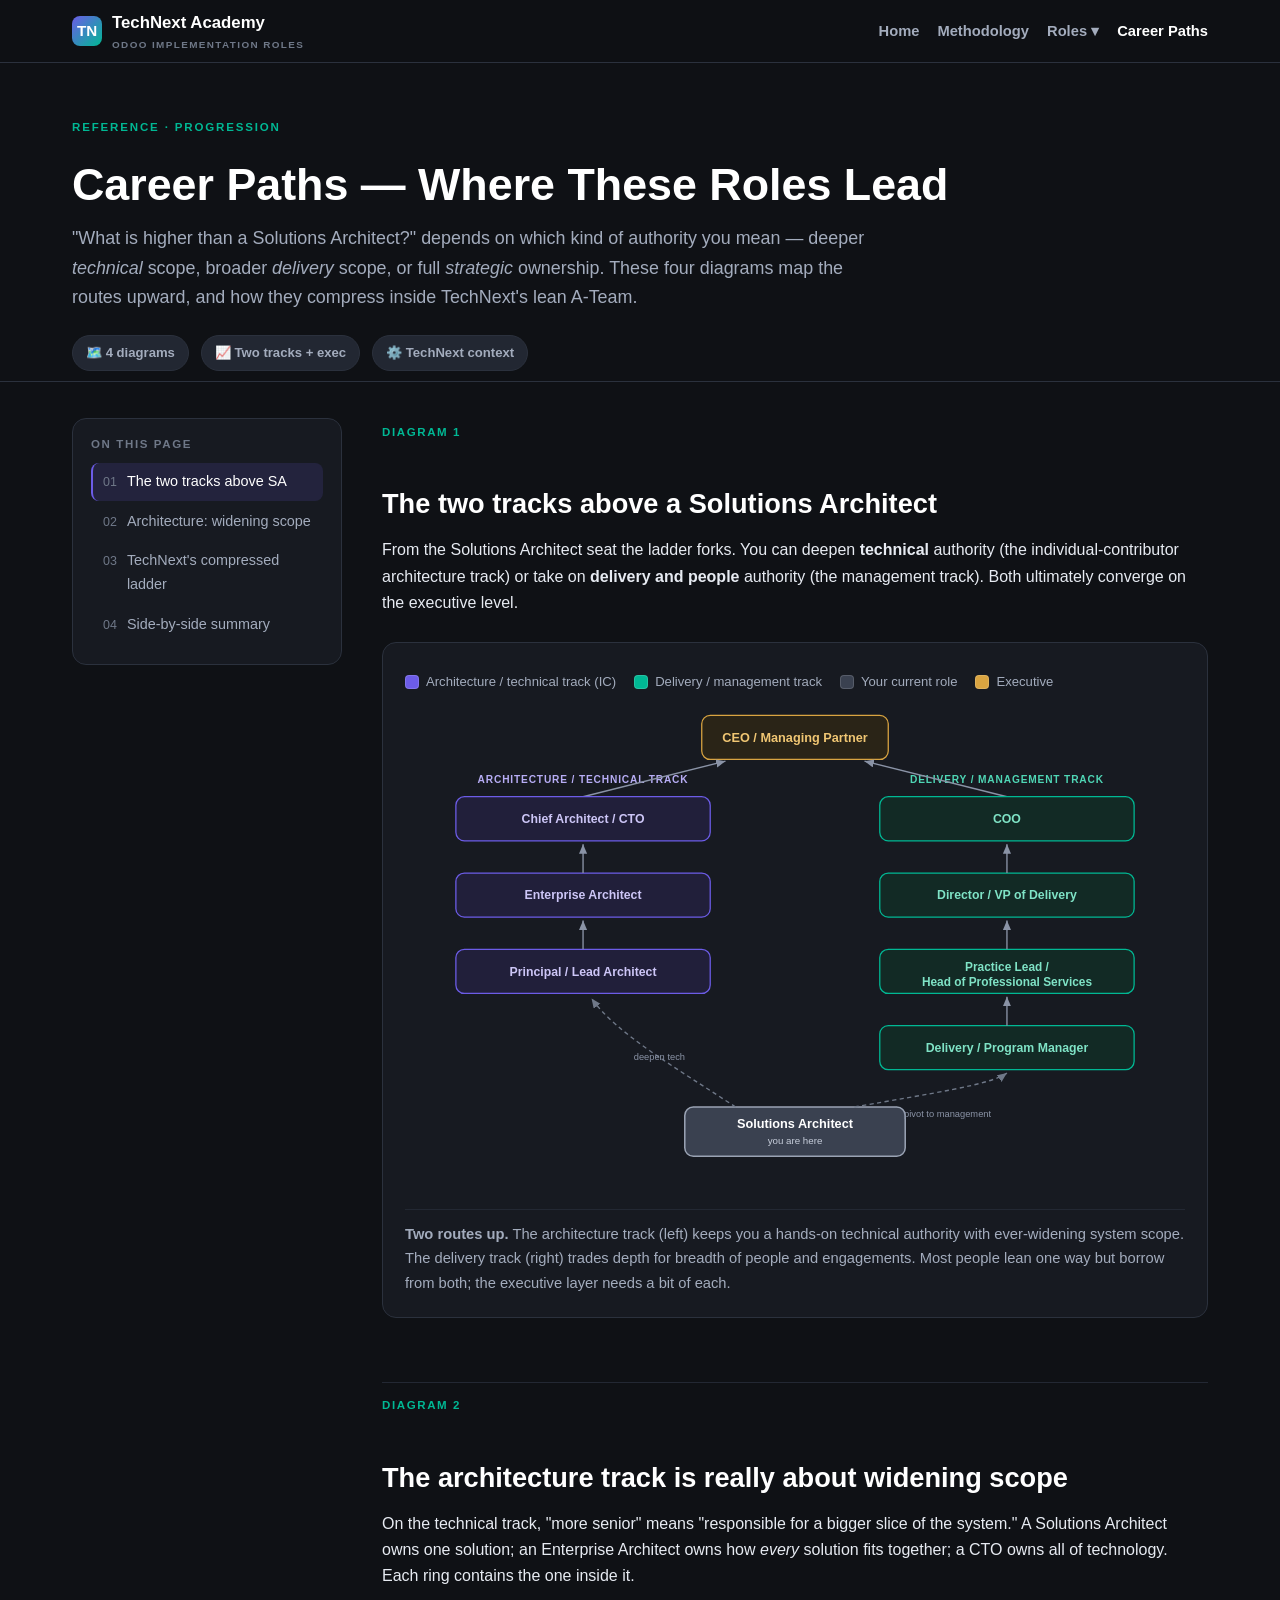
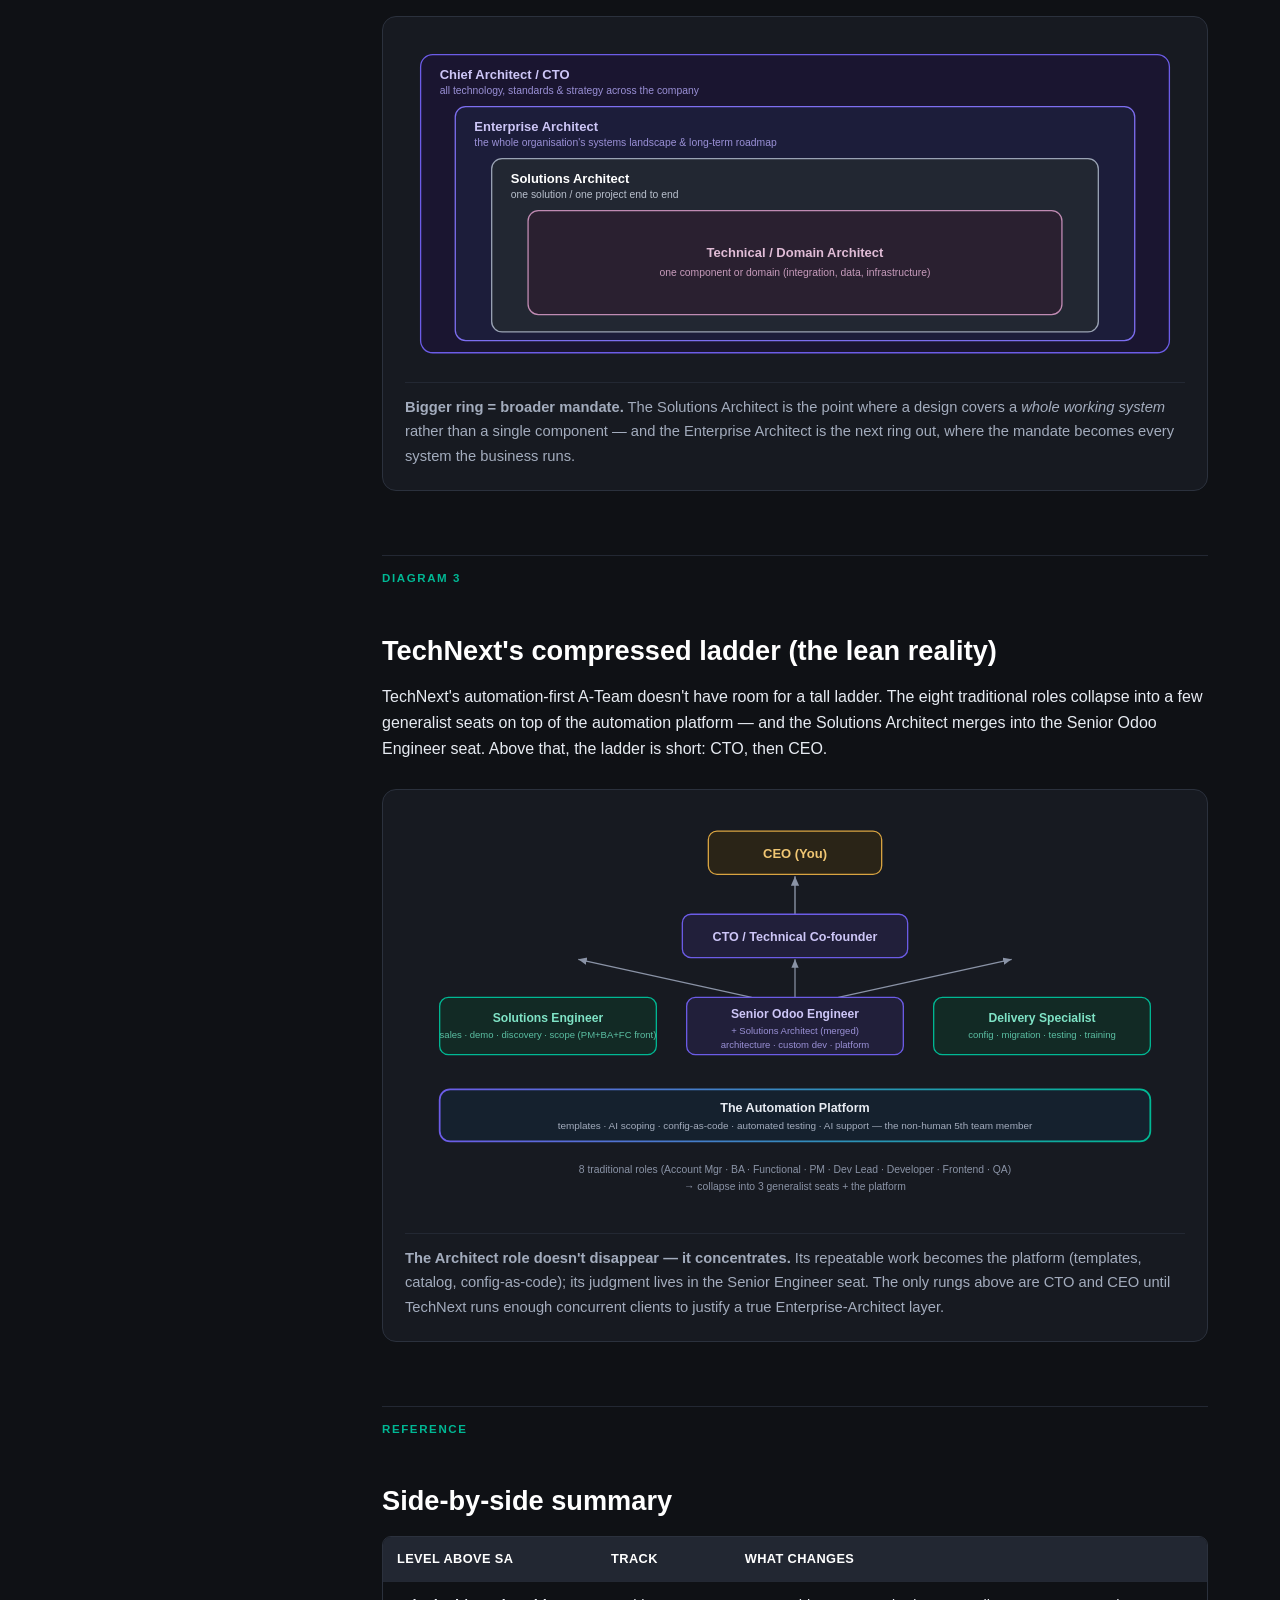
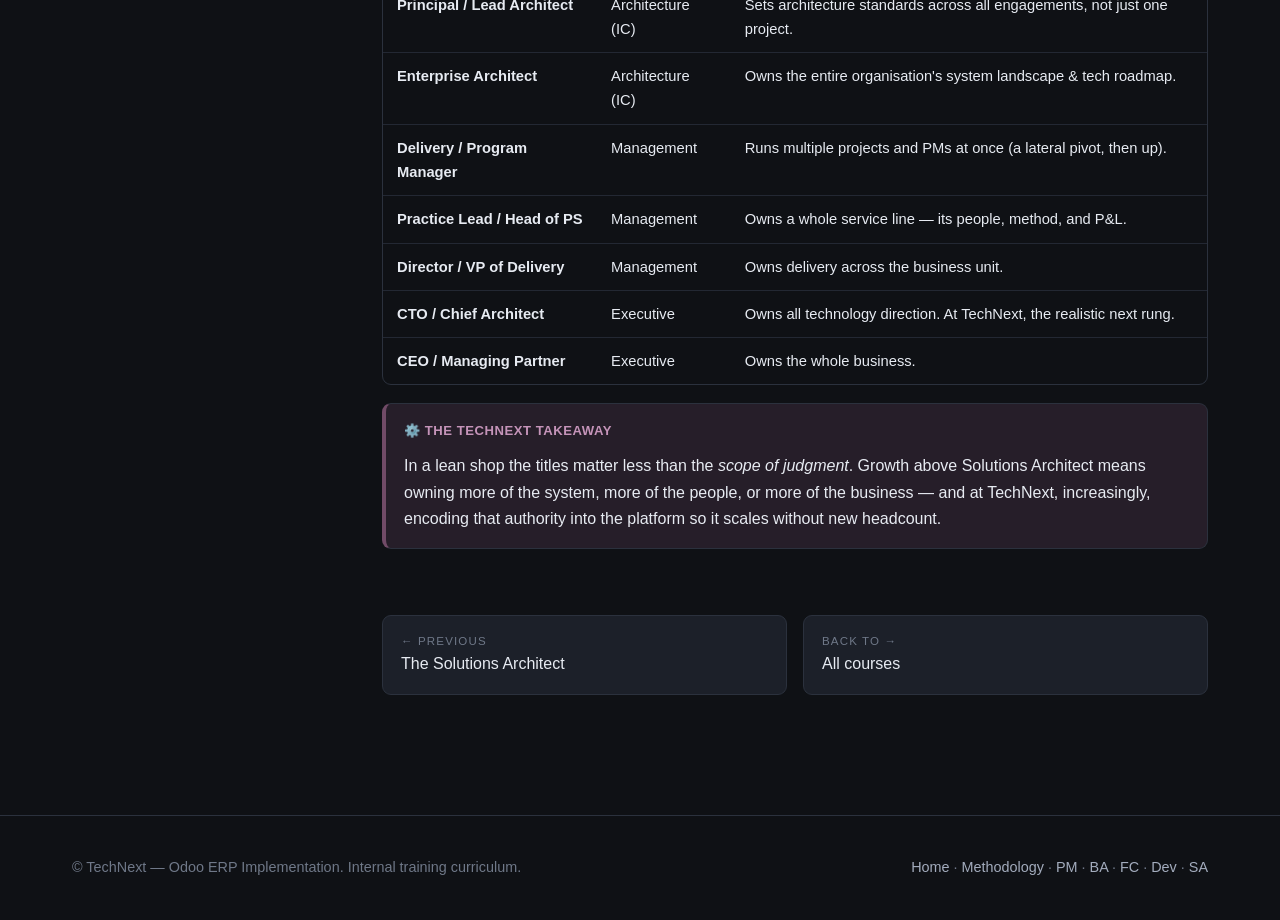
<file: website/career-paths.html>
<!DOCTYPE html>
<html lang="en">
<head>
<meta charset="UTF-8" />
<meta name="viewport" content="width=device-width, initial-scale=1.0" />
<title>Career Paths — Where These Roles Lead — TechNext Academy</title>
<meta name="description" content="Diagrams explaining what sits above the Solutions Architect: the architecture track, the delivery/management track, scope-widening, and TechNext's compressed lean ladder." />
<link rel="stylesheet" href="assets/styles.css" />
</head>
<body>
<div class="progress-bar"></div>

<nav class="topnav">
  <div class="inner">
    <a class="brand" href="index.html"><span class="logo">TN</span><span>TechNext Academy<small>Odoo Implementation Roles</small></span></a>
    <button class="nav-toggle" aria-label="Menu">☰</button>
    <div class="navlinks">
      <a href="index.html">Home</a>
      <a href="methodology.html">Methodology</a>
      <div class="navdrop">
        <button class="navdrop-btn" aria-expanded="false">Roles ▾</button>
        <div class="navdrop-menu">
          <a href="project-manager.html">Project Manager</a>
          <a href="business-analyst.html">Business Analyst</a>
          <a href="functional-consultant.html">Functional Consultant</a>
          <a href="odoo-developer.html">Odoo Developer</a>
          <a href="solutions-architect.html">Solutions Architect</a>
        </div>
      </div>
      <a href="career-paths.html" class="active">Career Paths</a>
    </div>
  </div>
</nav>

<header class="course-head">
  <div class="wrap">
    <span class="eyebrow">Reference · Progression</span>
    <h1>Career Paths — Where These Roles Lead</h1>
    <p class="lead">"What is higher than a Solutions Architect?" depends on which kind of authority you mean — deeper <em>technical</em> scope, broader <em>delivery</em> scope, or full <em>strategic</em> ownership. These four diagrams map the routes upward, and how they compress inside TechNext's lean A-Team.</p>
    <div class="course-meta">
      <span class="chip">🗺️ 4 diagrams</span>
      <span class="chip">📈 Two tracks + exec</span>
      <span class="chip">⚙️ TechNext context</span>
    </div>
  </div>
</header>

<div class="wrap">
<div class="course-layout">

  <aside class="toc">
    <h4>On this page</h4>
    <ol>
      <li><a href="#tracks">The two tracks above SA</a></li>
      <li><a href="#scope">Architecture: widening scope</a></li>
      <li><a href="#technext">TechNext's compressed ladder</a></li>
      <li><a href="#summary">Side-by-side summary</a></li>
    </ol>
  </aside>

  <main class="content">

    <section id="tracks">
      <span class="module-label">Diagram 1</span>
      <h2>The two tracks above a Solutions Architect</h2>
      <p>From the Solutions Architect seat the ladder forks. You can deepen <strong>technical</strong> authority (the individual-contributor architecture track) or take on <strong>delivery and people</strong> authority (the management track). Both ultimately converge on the executive level.</p>

      <div class="diagram-fig">
        <div class="legend">
          <span><i style="background:#6c5ce7"></i> Architecture / technical track (IC)</span>
          <span><i style="background:#00b894"></i> Delivery / management track</span>
          <span><i style="background:#3a4150"></i> Your current role</span>
          <span><i style="background:#d9a441"></i> Executive</span>
        </div>
        <svg class="diagram" viewBox="0 0 920 590" role="img" aria-label="Two career tracks rising from Solutions Architect to the executive level">
          <defs>
            <marker id="arr1" markerWidth="9" markerHeight="9" refX="7" refY="3" orient="auto"><path d="M0,0 L7,3 L0,6 Z" fill="#8a93a6"/></marker>
            <marker id="arr1d" markerWidth="9" markerHeight="9" refX="7" refY="3" orient="auto"><path d="M0,0 L7,3 L0,6 Z" fill="#6f7888"/></marker>
          </defs>

          <!-- track headers -->
          <text x="210" y="104" text-anchor="middle" fill="#b7adf5" font-size="12" font-weight="700" letter-spacing="1">ARCHITECTURE / TECHNICAL TRACK</text>
          <text x="710" y="104" text-anchor="middle" fill="#4fd6b5" font-size="12" font-weight="700" letter-spacing="1">DELIVERY / MANAGEMENT TRACK</text>

          <!-- CEO -->
          <rect x="350" y="24" width="220" height="52" rx="10" fill="#2a2417" stroke="#d9a441" stroke-width="1.5"/>
          <text x="460" y="55" text-anchor="middle" fill="#f0c673" font-size="15" font-weight="700">CEO / Managing Partner</text>

          <!-- connector arrows to CEO -->
          <line x1="210" y1="120" x2="378" y2="78" stroke="#8a93a6" stroke-width="1.6" marker-end="url(#arr1)"/>
          <line x1="710" y1="120" x2="542" y2="78" stroke="#8a93a6" stroke-width="1.6" marker-end="url(#arr1)"/>

          <!-- LEFT column (architecture) -->
          <rect x="60" y="120" width="300" height="52" rx="10" fill="#211f3a" stroke="#6c5ce7" stroke-width="1.5"/>
          <text x="210" y="151" text-anchor="middle" fill="#cdc6f7" font-size="14.5" font-weight="700">Chief Architect / CTO</text>

          <rect x="60" y="210" width="300" height="52" rx="10" fill="#211f3a" stroke="#6c5ce7" stroke-width="1.5"/>
          <text x="210" y="241" text-anchor="middle" fill="#cdc6f7" font-size="14.5" font-weight="700">Enterprise Architect</text>

          <rect x="60" y="300" width="300" height="52" rx="10" fill="#211f3a" stroke="#6c5ce7" stroke-width="1.5"/>
          <text x="210" y="331" text-anchor="middle" fill="#cdc6f7" font-size="14.5" font-weight="700">Principal / Lead Architect</text>

          <!-- left column up-arrows -->
          <line x1="210" y1="300" x2="210" y2="266" stroke="#8a93a6" stroke-width="1.6" marker-end="url(#arr1)"/>
          <line x1="210" y1="210" x2="210" y2="176" stroke="#8a93a6" stroke-width="1.6" marker-end="url(#arr1)"/>

          <!-- RIGHT column (delivery) -->
          <rect x="560" y="120" width="300" height="52" rx="10" fill="#122a25" stroke="#00b894" stroke-width="1.5"/>
          <text x="710" y="151" text-anchor="middle" fill="#7fe3c6" font-size="14.5" font-weight="700">COO</text>

          <rect x="560" y="210" width="300" height="52" rx="10" fill="#122a25" stroke="#00b894" stroke-width="1.5"/>
          <text x="710" y="241" text-anchor="middle" fill="#7fe3c6" font-size="14.5" font-weight="700">Director / VP of Delivery</text>

          <rect x="560" y="300" width="300" height="52" rx="10" fill="#122a25" stroke="#00b894" stroke-width="1.5"/>
          <text x="710" y="325" text-anchor="middle" fill="#7fe3c6" font-size="14" font-weight="700">Practice Lead /</text>
          <text x="710" y="343" text-anchor="middle" fill="#7fe3c6" font-size="14" font-weight="700">Head of Professional Services</text>

          <rect x="560" y="390" width="300" height="52" rx="10" fill="#122a25" stroke="#00b894" stroke-width="1.5"/>
          <text x="710" y="421" text-anchor="middle" fill="#7fe3c6" font-size="14.5" font-weight="700">Delivery / Program Manager</text>

          <!-- right column up-arrows -->
          <line x1="710" y1="390" x2="710" y2="356" stroke="#8a93a6" stroke-width="1.6" marker-end="url(#arr1)"/>
          <line x1="710" y1="300" x2="710" y2="266" stroke="#8a93a6" stroke-width="1.6" marker-end="url(#arr1)"/>
          <line x1="710" y1="210" x2="710" y2="176" stroke="#8a93a6" stroke-width="1.6" marker-end="url(#arr1)"/>

          <!-- SA base -->
          <rect x="330" y="486" width="260" height="58" rx="10" fill="#3a4150" stroke="#9aa3b4" stroke-width="1.8"/>
          <text x="460" y="511" text-anchor="middle" fill="#ffffff" font-size="15" font-weight="800">Solutions Architect</text>
          <text x="460" y="530" text-anchor="middle" fill="#c7cedb" font-size="11.5">you are here</text>

          <!-- pivots from SA -->
          <path d="M390,486 C320,440 250,400 220,358" fill="none" stroke="#6f7888" stroke-width="1.6" stroke-dasharray="5 4" marker-end="url(#arr1d)"/>
          <path d="M530,486 C620,470 690,460 710,446" fill="none" stroke="#6f7888" stroke-width="1.6" stroke-dasharray="5 4" marker-end="url(#arr1d)"/>
          <text x="300" y="430" text-anchor="middle" fill="#8a93a6" font-size="11">deepen tech</text>
          <text x="640" y="498" text-anchor="middle" fill="#8a93a6" font-size="11">pivot to management</text>
        </svg>
        <figcaption><strong>Two routes up.</strong> The architecture track (left) keeps you a hands-on technical authority with ever-widening system scope. The delivery track (right) trades depth for breadth of people and engagements. Most people lean one way but borrow from both; the executive layer needs a bit of each.</figcaption>
      </div>
    </section>

    <section id="scope">
      <span class="module-label">Diagram 2</span>
      <h2>The architecture track is really about widening scope</h2>
      <p>On the technical track, "more senior" means "responsible for a bigger slice of the system." A Solutions Architect owns one solution; an Enterprise Architect owns how <em>every</em> solution fits together; a CTO owns all of technology. Each ring contains the one inside it.</p>

      <div class="diagram-fig">
        <svg class="diagram" viewBox="0 0 900 380" role="img" aria-label="Nested scope from Technical Architect to Chief Architect / CTO">
          <rect x="18" y="18" width="864" height="344" rx="14" fill="#1a1530" stroke="#6c5ce7" stroke-width="1.5"/>
          <text x="40" y="46" fill="#cdc6f7" font-size="15" font-weight="800">Chief Architect / CTO</text>
          <text x="40" y="64" fill="#9a90d6" font-size="12">all technology, standards &amp; strategy across the company</text>

          <rect x="58" y="78" width="784" height="270" rx="12" fill="#1c1d3a" stroke="#7d6ef0" stroke-width="1.5"/>
          <text x="80" y="106" fill="#cdc6f7" font-size="15" font-weight="800">Enterprise Architect</text>
          <text x="80" y="124" fill="#9a90d6" font-size="12">the whole organisation's systems landscape &amp; long-term roadmap</text>

          <rect x="100" y="138" width="700" height="200" rx="12" fill="#222732" stroke="#9aa3b4" stroke-width="1.5"/>
          <text x="122" y="166" fill="#ffffff" font-size="15" font-weight="800">Solutions Architect</text>
          <text x="122" y="184" fill="#b9c0cd" font-size="12">one solution / one project end to end</text>

          <rect x="142" y="198" width="616" height="120" rx="12" fill="#2a2030" stroke="#c08bb3" stroke-width="1.5"/>
          <text x="450" y="252" text-anchor="middle" fill="#e0bcd6" font-size="15" font-weight="800">Technical / Domain Architect</text>
          <text x="450" y="274" text-anchor="middle" fill="#c79bbb" font-size="12">one component or domain (integration, data, infrastructure)</text>
        </svg>
        <figcaption><strong>Bigger ring = broader mandate.</strong> The Solutions Architect is the point where a design covers a <em>whole working system</em> rather than a single component — and the Enterprise Architect is the next ring out, where the mandate becomes every system the business runs.</figcaption>
      </div>
    </section>

    <section id="technext">
      <span class="module-label">Diagram 3</span>
      <h2>TechNext's compressed ladder (the lean reality)</h2>
      <p>TechNext's automation-first A-Team doesn't have room for a tall ladder. The eight traditional roles collapse into a few generalist seats on top of the automation platform — and the Solutions Architect merges into the Senior Odoo Engineer seat. Above that, the ladder is short: CTO, then CEO.</p>

      <div class="diagram-fig">
        <svg class="diagram" viewBox="0 0 900 470" role="img" aria-label="TechNext lean org: CEO over CTO over the A-Team over the automation platform">
          <defs>
            <marker id="arr3" markerWidth="9" markerHeight="9" refX="7" refY="3" orient="auto"><path d="M0,0 L7,3 L0,6 Z" fill="#8a93a6"/></marker>
            <linearGradient id="plat" x1="0" y1="0" x2="1" y2="0"><stop offset="0" stop-color="#6c5ce7"/><stop offset="1" stop-color="#00b894"/></linearGradient>
          </defs>

          <!-- CEO -->
          <rect x="350" y="22" width="200" height="50" rx="10" fill="#2a2417" stroke="#d9a441" stroke-width="1.5"/>
          <text x="450" y="53" text-anchor="middle" fill="#f0c673" font-size="15" font-weight="800">CEO (You)</text>

          <line x1="450" y1="118" x2="450" y2="74" stroke="#8a93a6" stroke-width="1.6" marker-end="url(#arr3)"/>

          <!-- CTO -->
          <rect x="320" y="118" width="260" height="50" rx="10" fill="#211f3a" stroke="#6c5ce7" stroke-width="1.5"/>
          <text x="450" y="149" text-anchor="middle" fill="#cdc6f7" font-size="14.5" font-weight="700">CTO / Technical Co-founder</text>

          <!-- arrows CTO to A-team -->
          <line x1="400" y1="214" x2="200" y2="170" stroke="#8a93a6" stroke-width="1.4" marker-end="url(#arr3)"/>
          <line x1="450" y1="214" x2="450" y2="170" stroke="#8a93a6" stroke-width="1.4" marker-end="url(#arr3)"/>
          <line x1="500" y1="214" x2="700" y2="170" stroke="#8a93a6" stroke-width="1.4" marker-end="url(#arr3)"/>

          <!-- A-team row -->
          <rect x="40" y="214" width="250" height="66" rx="10" fill="#122a25" stroke="#00b894" stroke-width="1.5"/>
          <text x="165" y="242" text-anchor="middle" fill="#7fe3c6" font-size="14" font-weight="700">Solutions Engineer</text>
          <text x="165" y="261" text-anchor="middle" fill="#5bbfa3" font-size="11">sales · demo · discovery · scope (PM+BA+FC front)</text>

          <rect x="325" y="214" width="250" height="66" rx="10" fill="#211f3a" stroke="#6c5ce7" stroke-width="1.5"/>
          <text x="450" y="238" text-anchor="middle" fill="#cdc6f7" font-size="14" font-weight="700">Senior Odoo Engineer</text>
          <text x="450" y="256" text-anchor="middle" fill="#9a90d6" font-size="11">+ Solutions Architect (merged)</text>
          <text x="450" y="272" text-anchor="middle" fill="#9a90d6" font-size="11">architecture · custom dev · platform</text>

          <rect x="610" y="214" width="250" height="66" rx="10" fill="#122a25" stroke="#00b894" stroke-width="1.5"/>
          <text x="735" y="242" text-anchor="middle" fill="#7fe3c6" font-size="14" font-weight="700">Delivery Specialist</text>
          <text x="735" y="261" text-anchor="middle" fill="#5bbfa3" font-size="11">config · migration · testing · training</text>

          <!-- platform base -->
          <rect x="40" y="320" width="820" height="60" rx="12" fill="#15212e" stroke="url(#plat)" stroke-width="2"/>
          <text x="450" y="346" text-anchor="middle" fill="#e7ebf2" font-size="14.5" font-weight="800">The Automation Platform</text>
          <text x="450" y="366" text-anchor="middle" fill="#a3acbd" font-size="11.5">templates · AI scoping · config-as-code · automated testing · AI support — the non-human 5th team member</text>

          <!-- footnote -->
          <text x="450" y="416" text-anchor="middle" fill="#8a93a6" font-size="12">8 traditional roles (Account Mgr · BA · Functional · PM · Dev Lead · Developer · Frontend · QA)</text>
          <text x="450" y="436" text-anchor="middle" fill="#8a93a6" font-size="12">→ collapse into 3 generalist seats + the platform</text>
        </svg>
        <figcaption><strong>The Architect role doesn't disappear — it concentrates.</strong> Its repeatable work becomes the platform (templates, catalog, config-as-code); its judgment lives in the Senior Engineer seat. The only rungs above are CTO and CEO until TechNext runs enough concurrent clients to justify a true Enterprise-Architect layer.</figcaption>
      </div>
    </section>

    <section id="summary">
      <span class="module-label">Reference</span>
      <h2>Side-by-side summary</h2>
      <div class="tbl-wrap">
        <table>
          <thead><tr><th>Level above SA</th><th>Track</th><th>What changes</th></tr></thead>
          <tbody>
            <tr><td><strong>Principal / Lead Architect</strong></td><td>Architecture (IC)</td><td>Sets architecture standards across all engagements, not just one project.</td></tr>
            <tr><td><strong>Enterprise Architect</strong></td><td>Architecture (IC)</td><td>Owns the entire organisation's system landscape &amp; tech roadmap.</td></tr>
            <tr><td><strong>Delivery / Program Manager</strong></td><td>Management</td><td>Runs multiple projects and PMs at once (a lateral pivot, then up).</td></tr>
            <tr><td><strong>Practice Lead / Head of PS</strong></td><td>Management</td><td>Owns a whole service line — its people, method, and P&amp;L.</td></tr>
            <tr><td><strong>Director / VP of Delivery</strong></td><td>Management</td><td>Owns delivery across the business unit.</td></tr>
            <tr><td><strong>CTO / Chief Architect</strong></td><td>Executive</td><td>Owns all technology direction. At TechNext, the realistic next rung.</td></tr>
            <tr><td><strong>CEO / Managing Partner</strong></td><td>Executive</td><td>Owns the whole business.</td></tr>
          </tbody>
        </table>
      </div>
      <div class="callout odoo">
        <div class="c-title">⚙️ The TechNext takeaway</div>
        <p>In a lean shop the titles matter less than the <em>scope of judgment</em>. Growth above Solutions Architect means owning more of the system, more of the people, or more of the business — and at TechNext, increasingly, encoding that authority into the platform so it scales without new headcount.</p>
      </div>
    </section>

    <div class="nextprev">
      <a href="solutions-architect.html"><small>← Previous</small> The Solutions Architect</a>
      <a href="index.html"><small>Back to →</small> All courses</a>
    </div>

  </main>
</div>
</div>

<footer class="footer">
  <div class="inner">
    <span>© TechNext — Odoo ERP Implementation. Internal training curriculum.</span>
    <span><a href="index.html">Home</a> · <a href="methodology.html">Methodology</a> · <a href="project-manager.html">PM</a> · <a href="business-analyst.html">BA</a> · <a href="functional-consultant.html">FC</a> · <a href="odoo-developer.html">Dev</a> · <a href="solutions-architect.html">SA</a></span>
  </div>
</footer>

<script src="assets/script.js"></script>
</body>
</html>
</file>
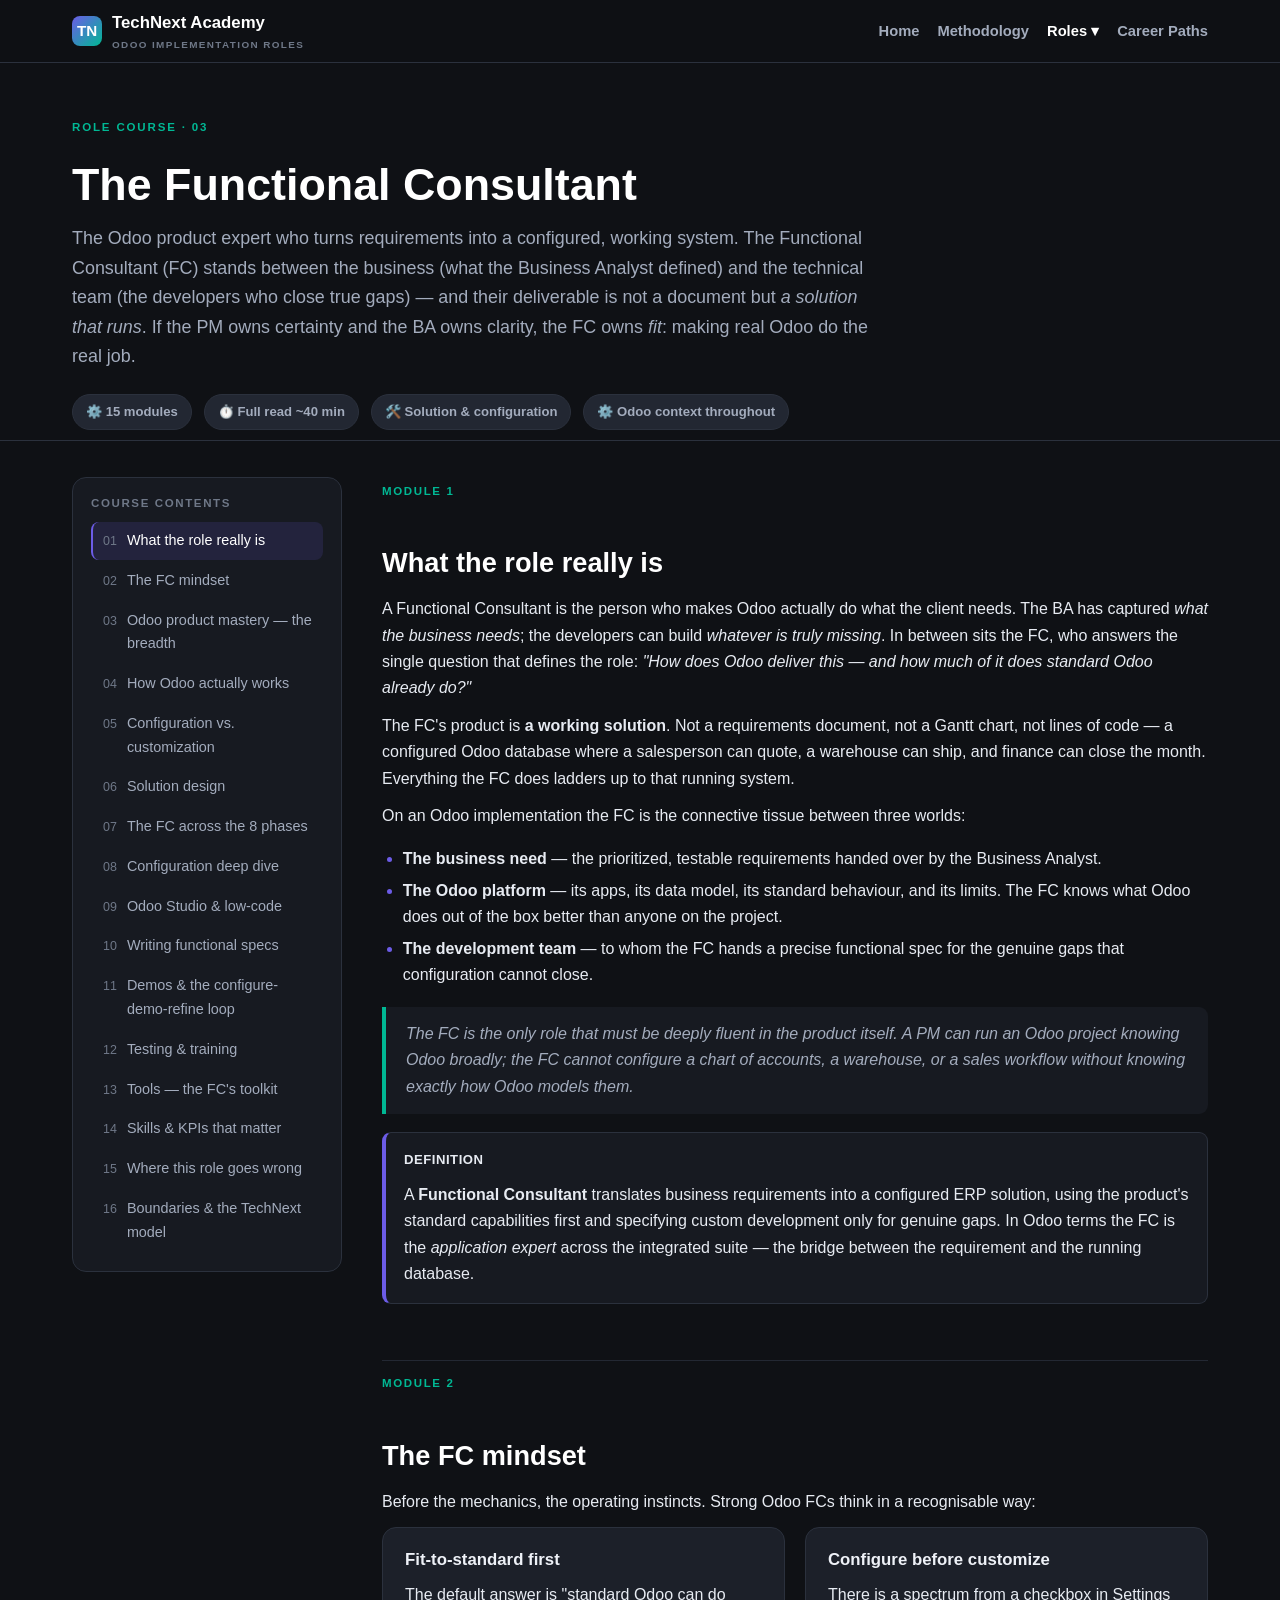
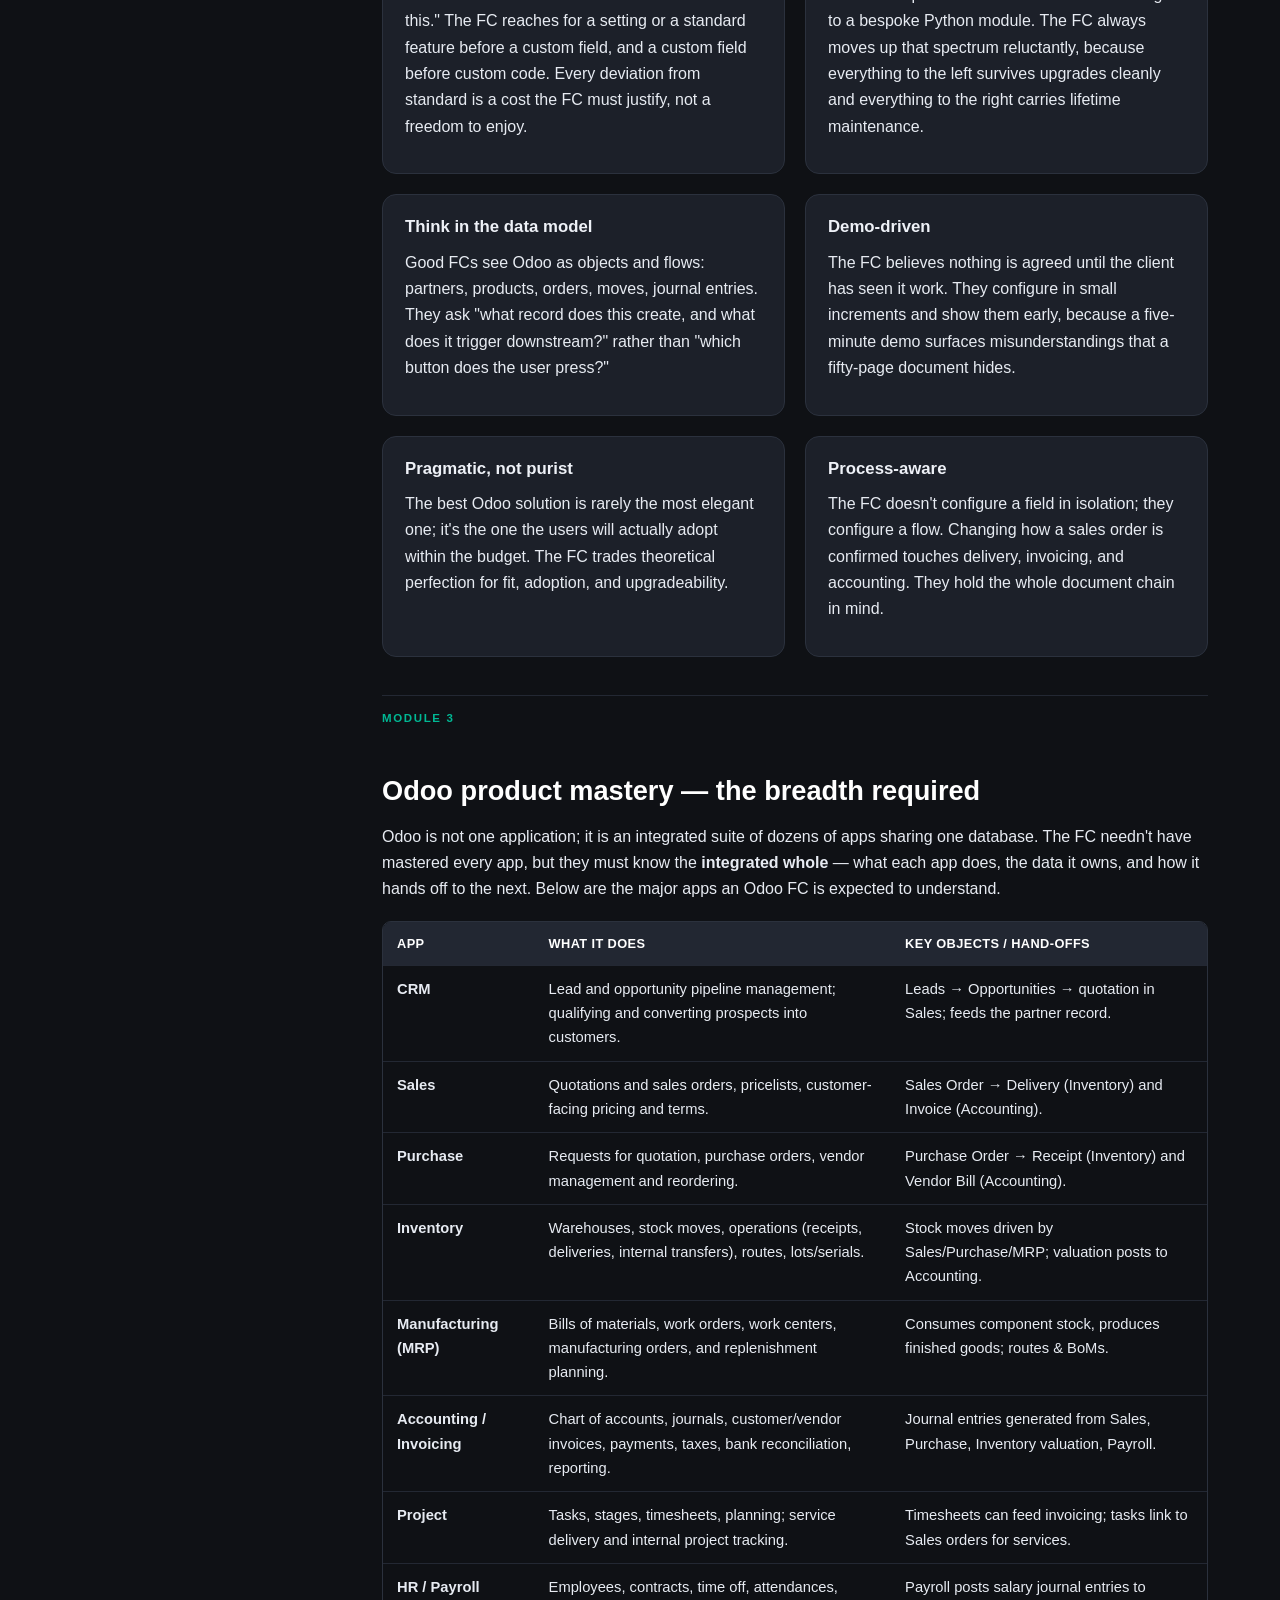
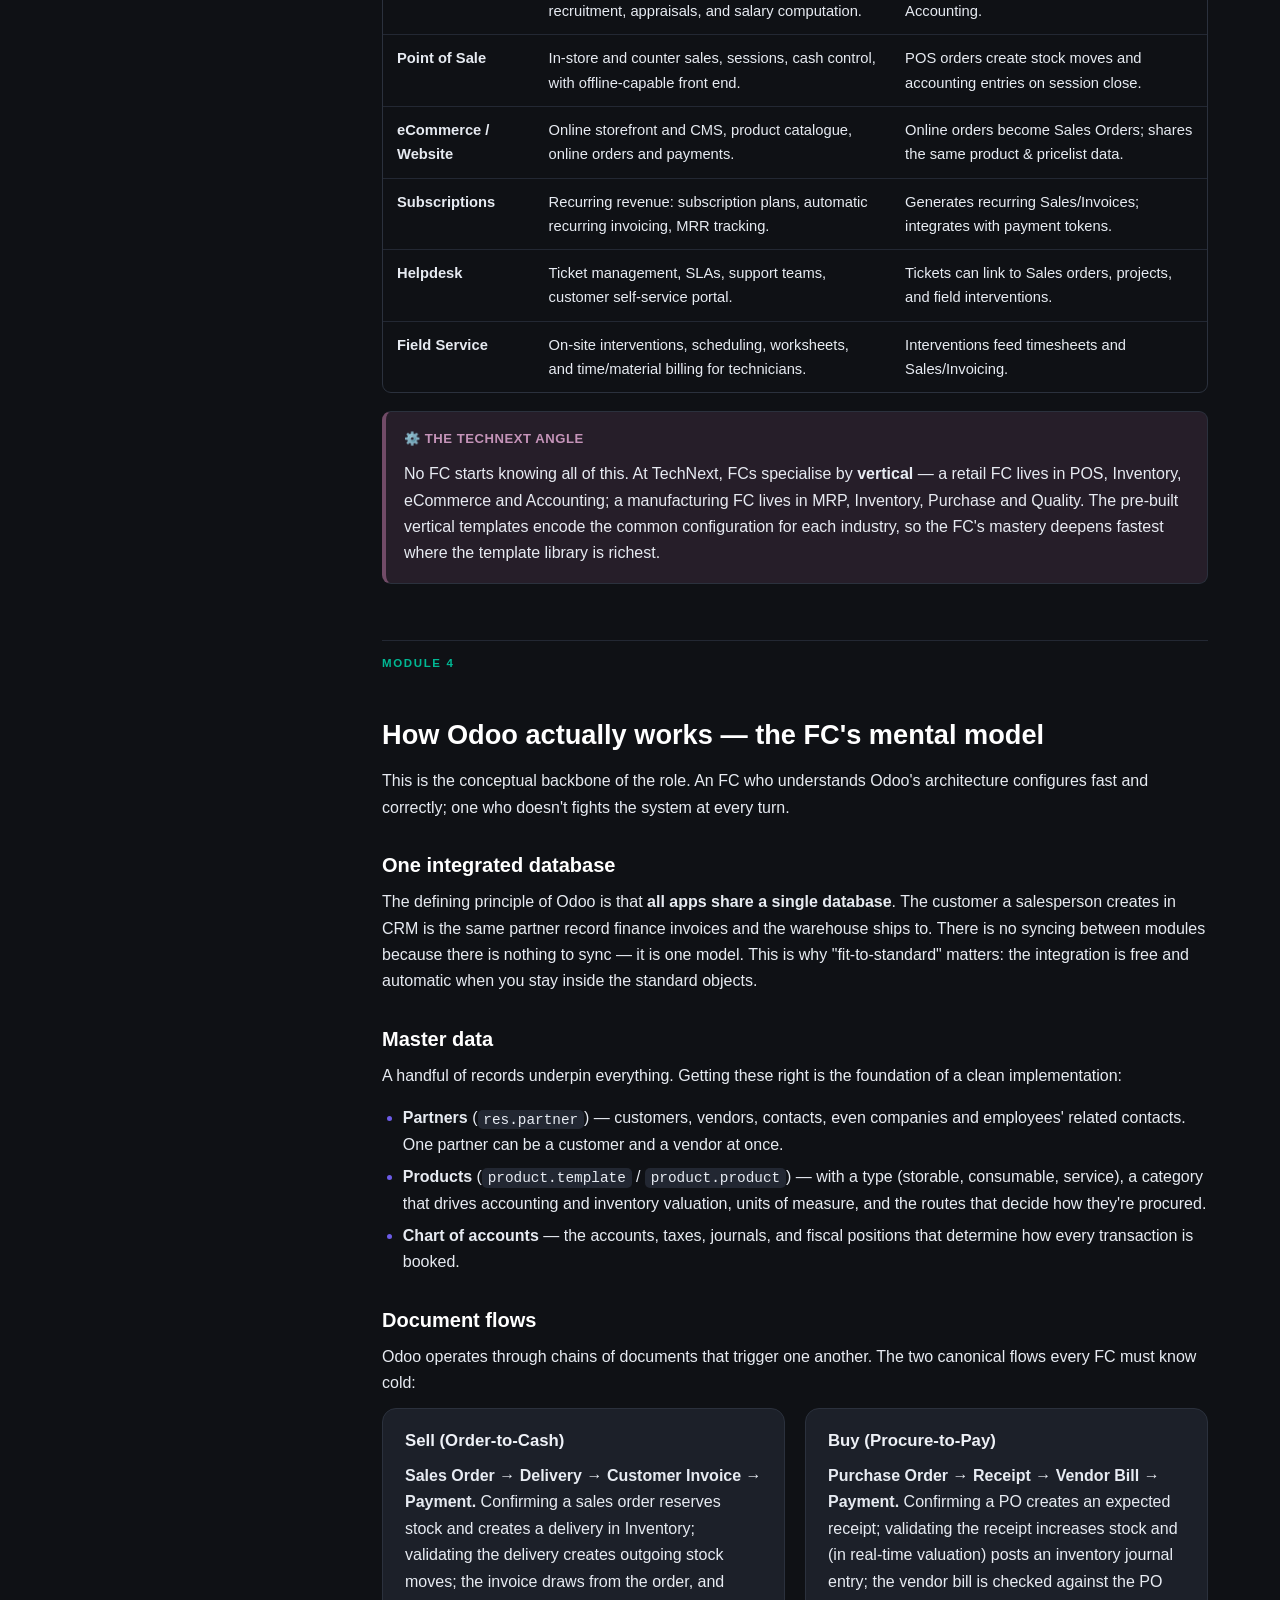
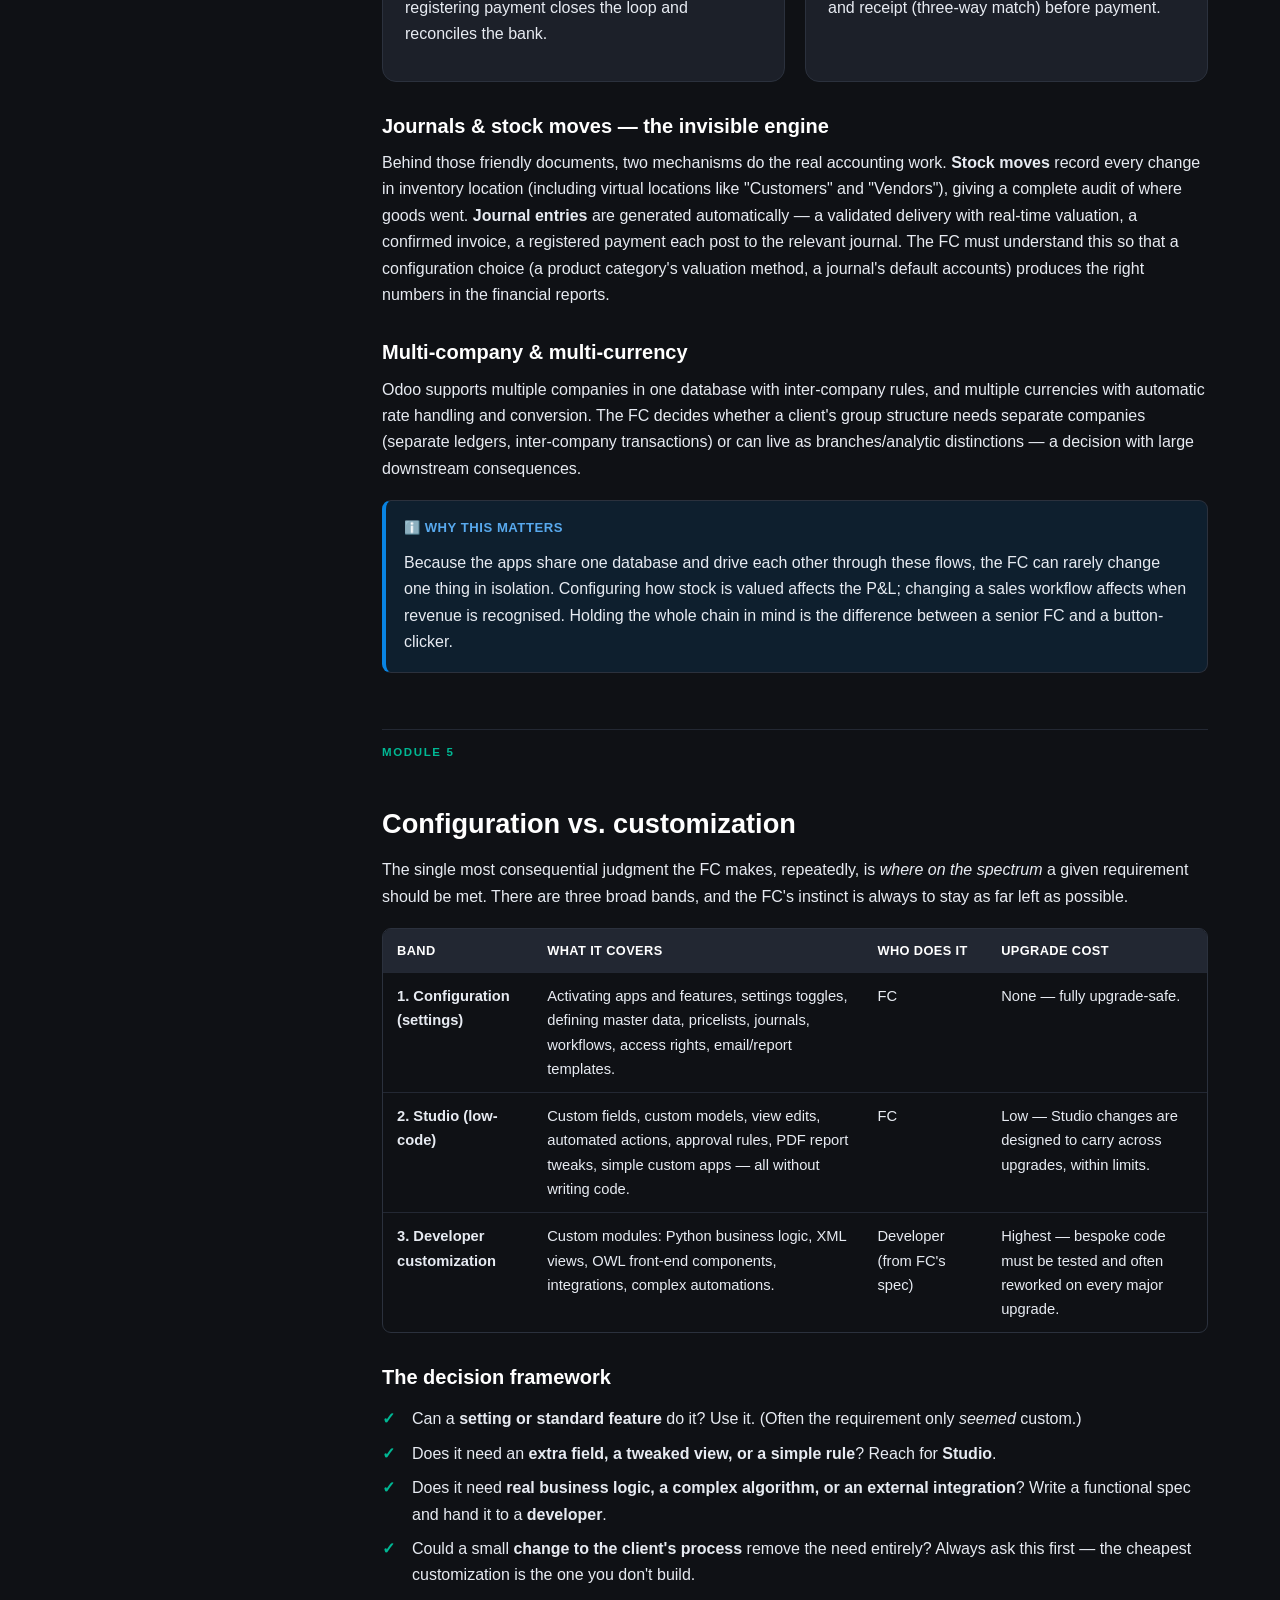
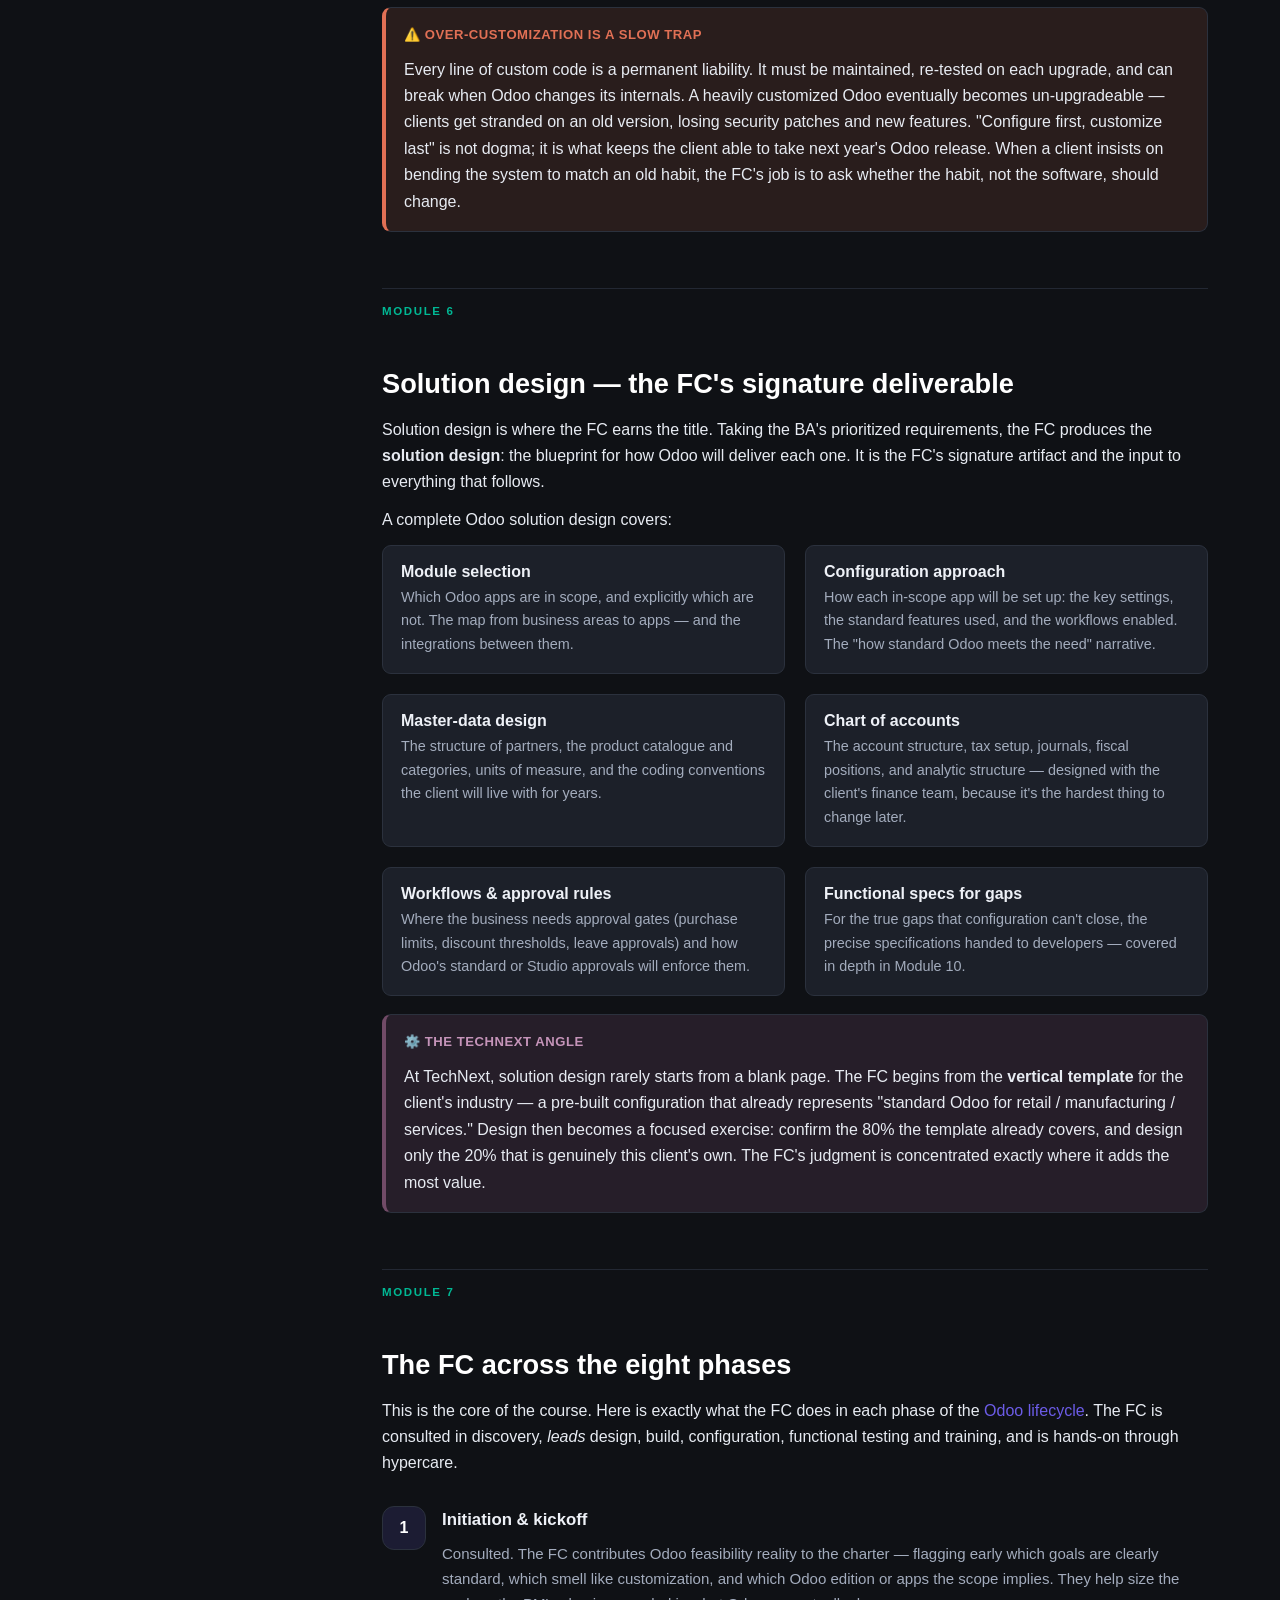
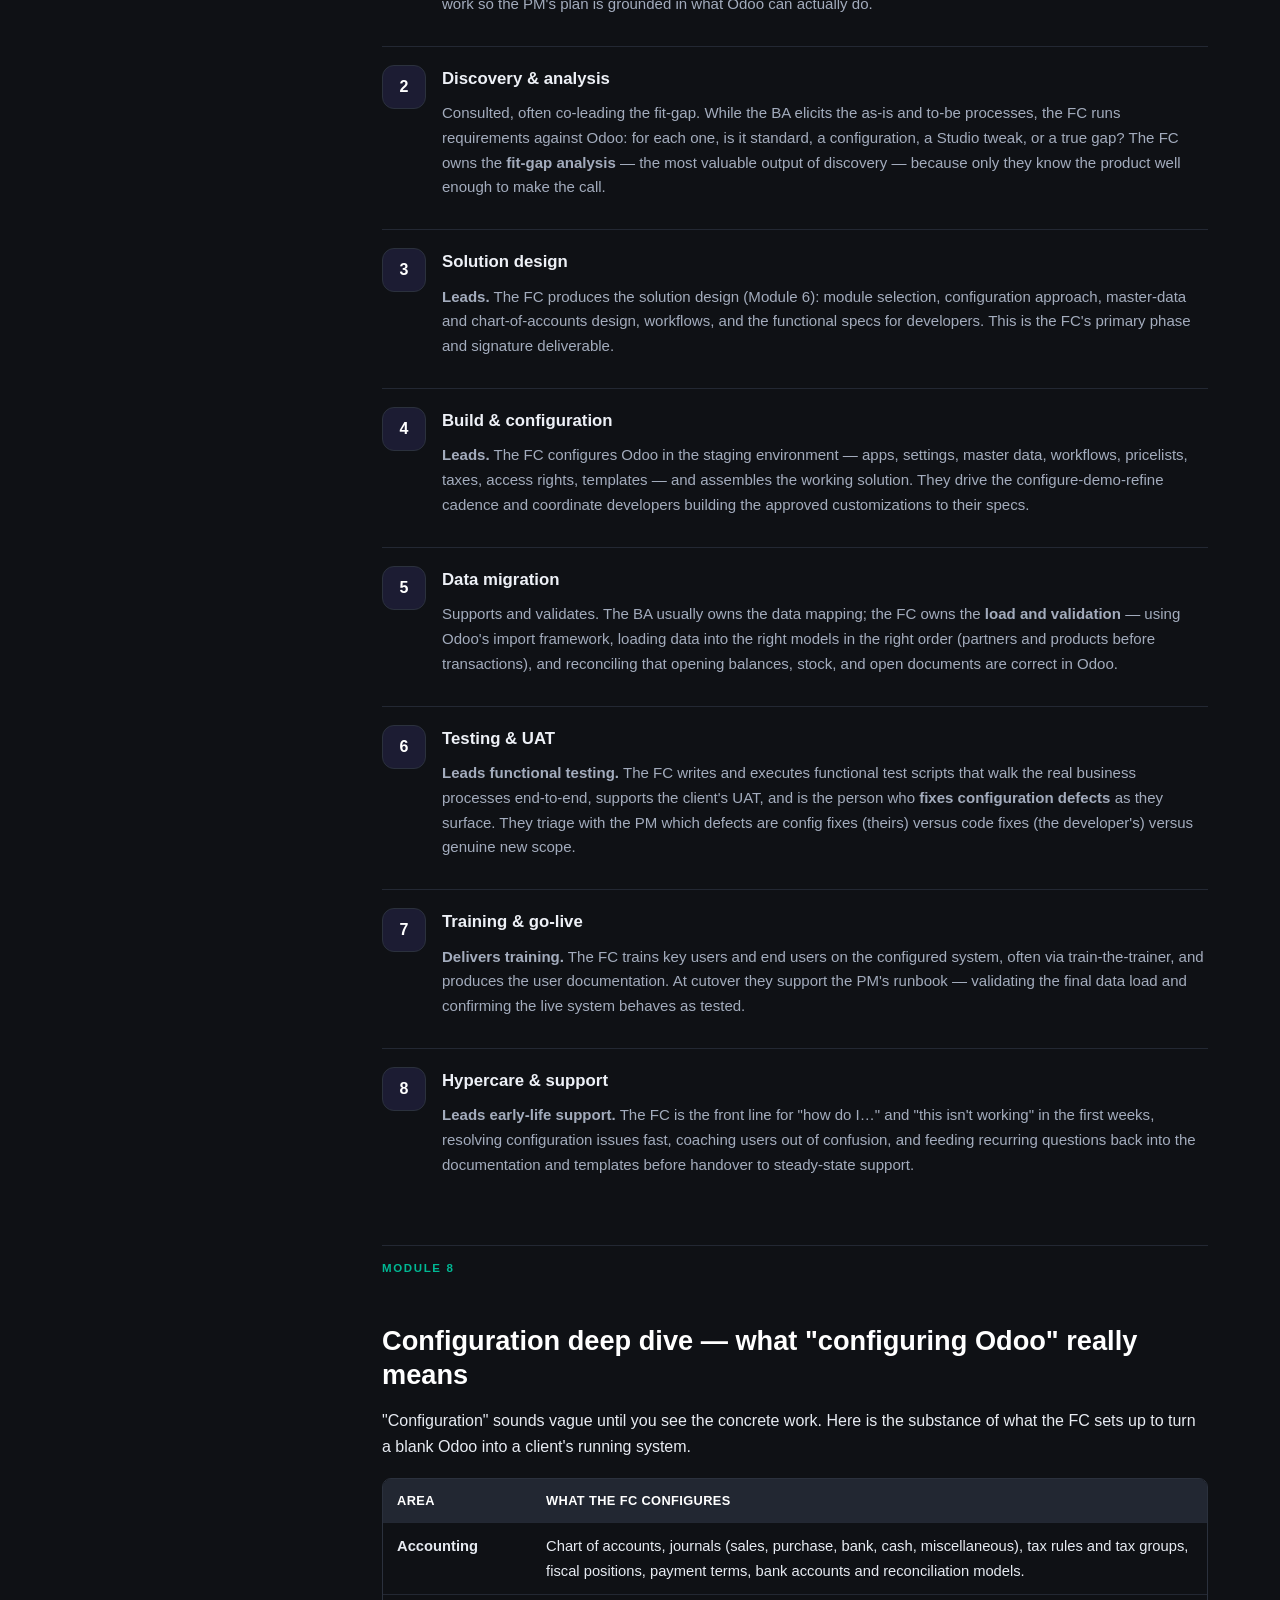
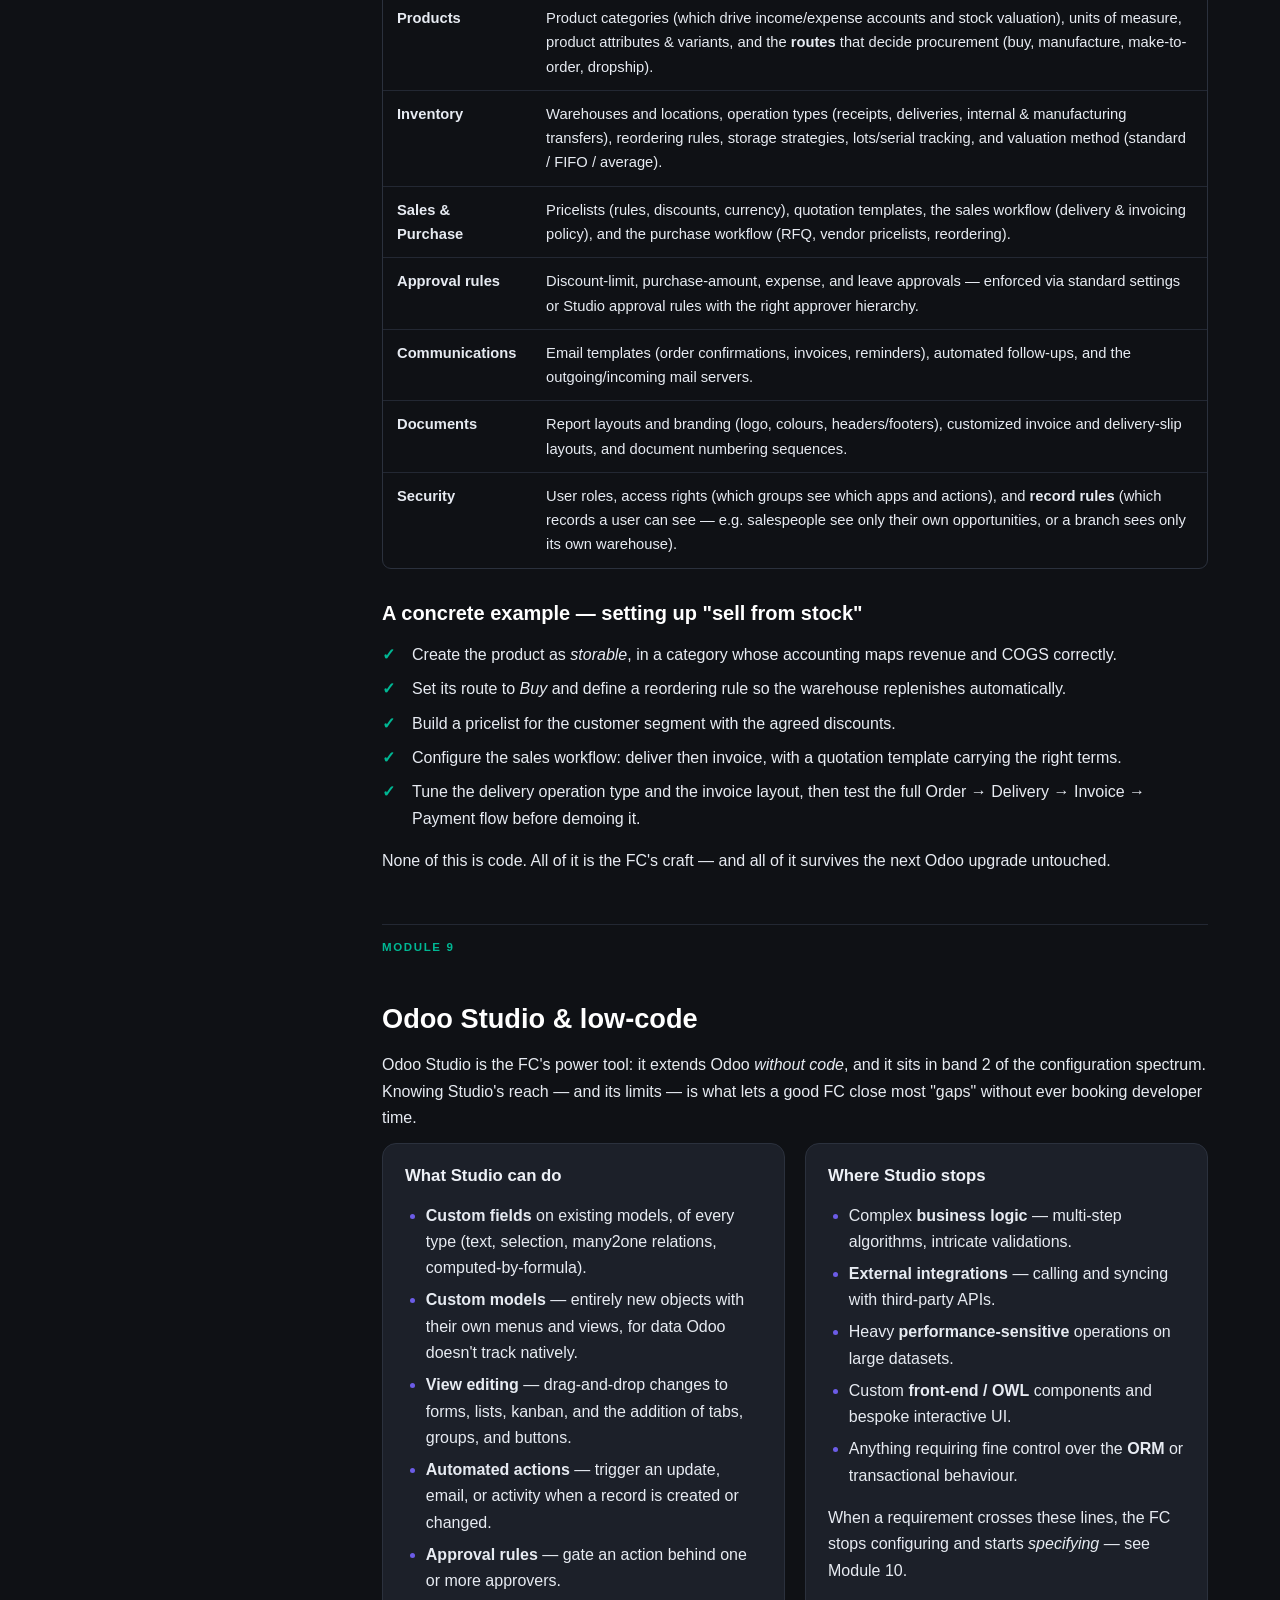
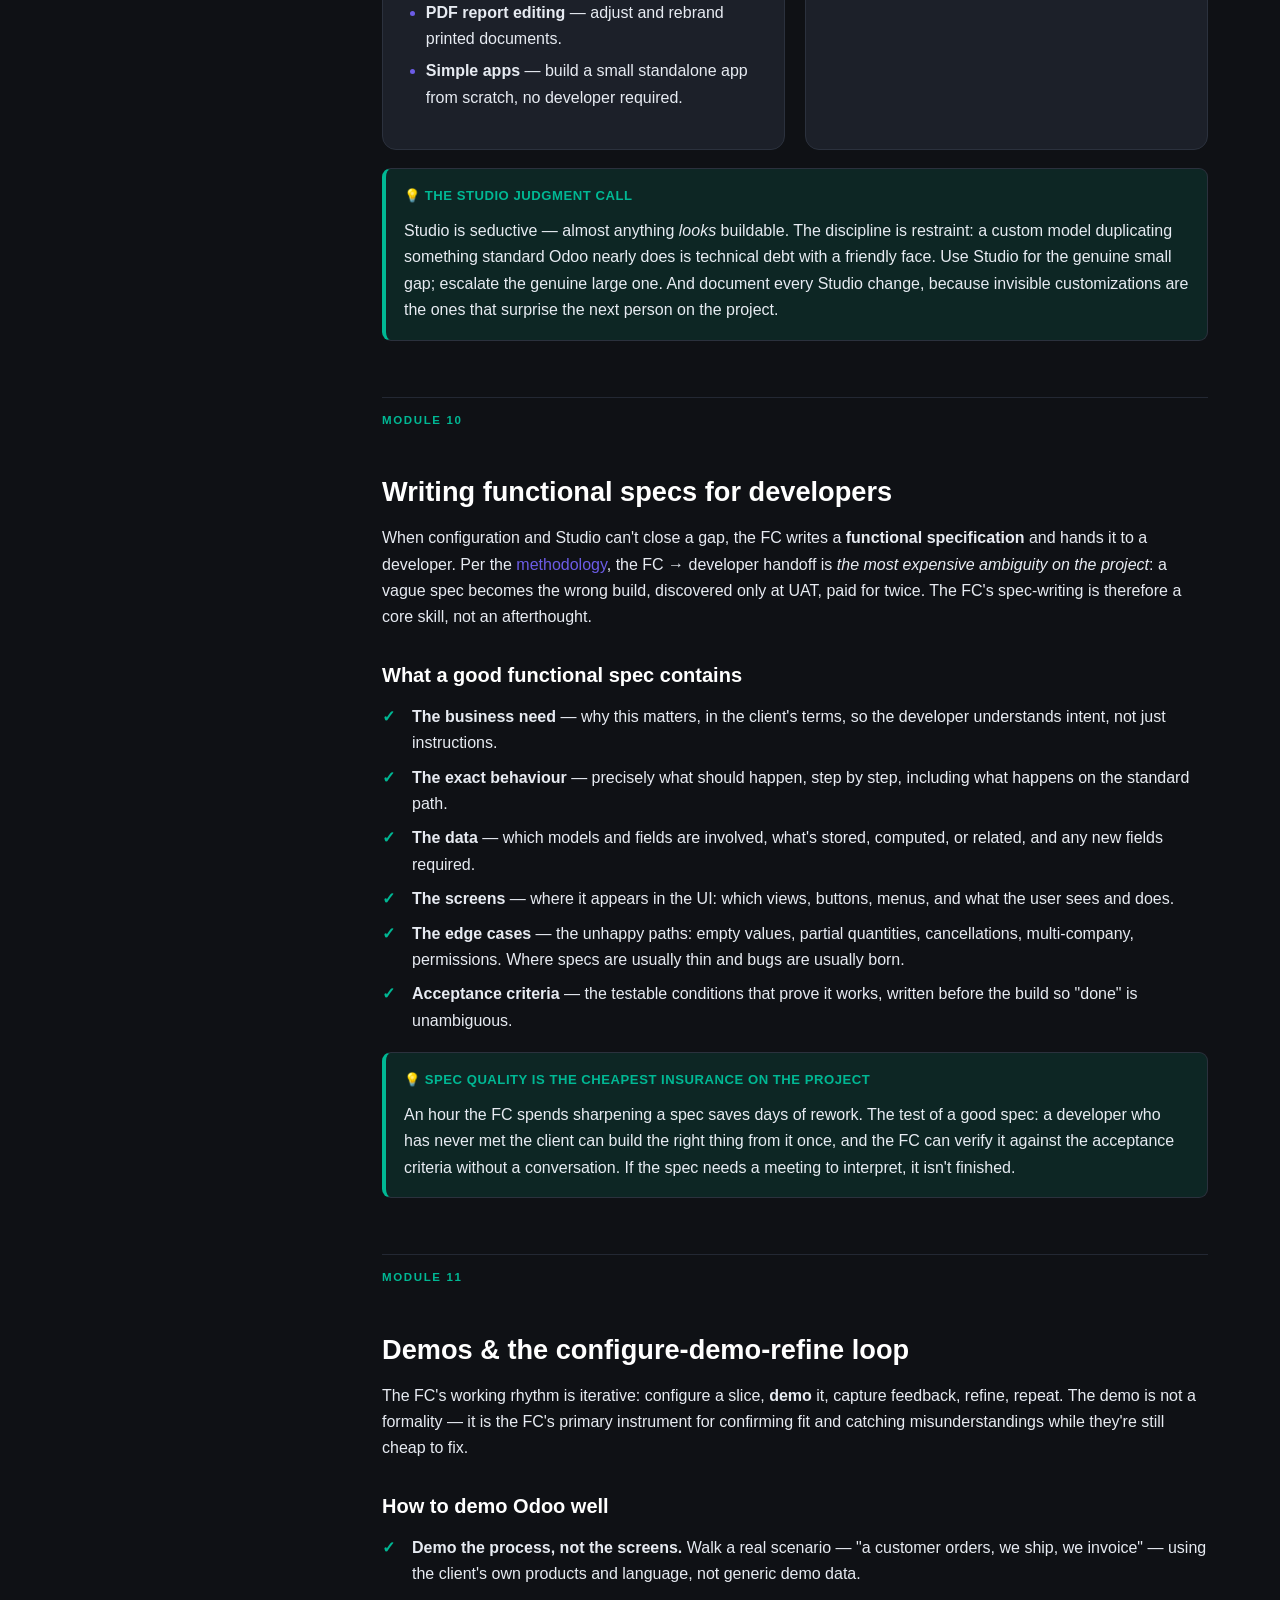
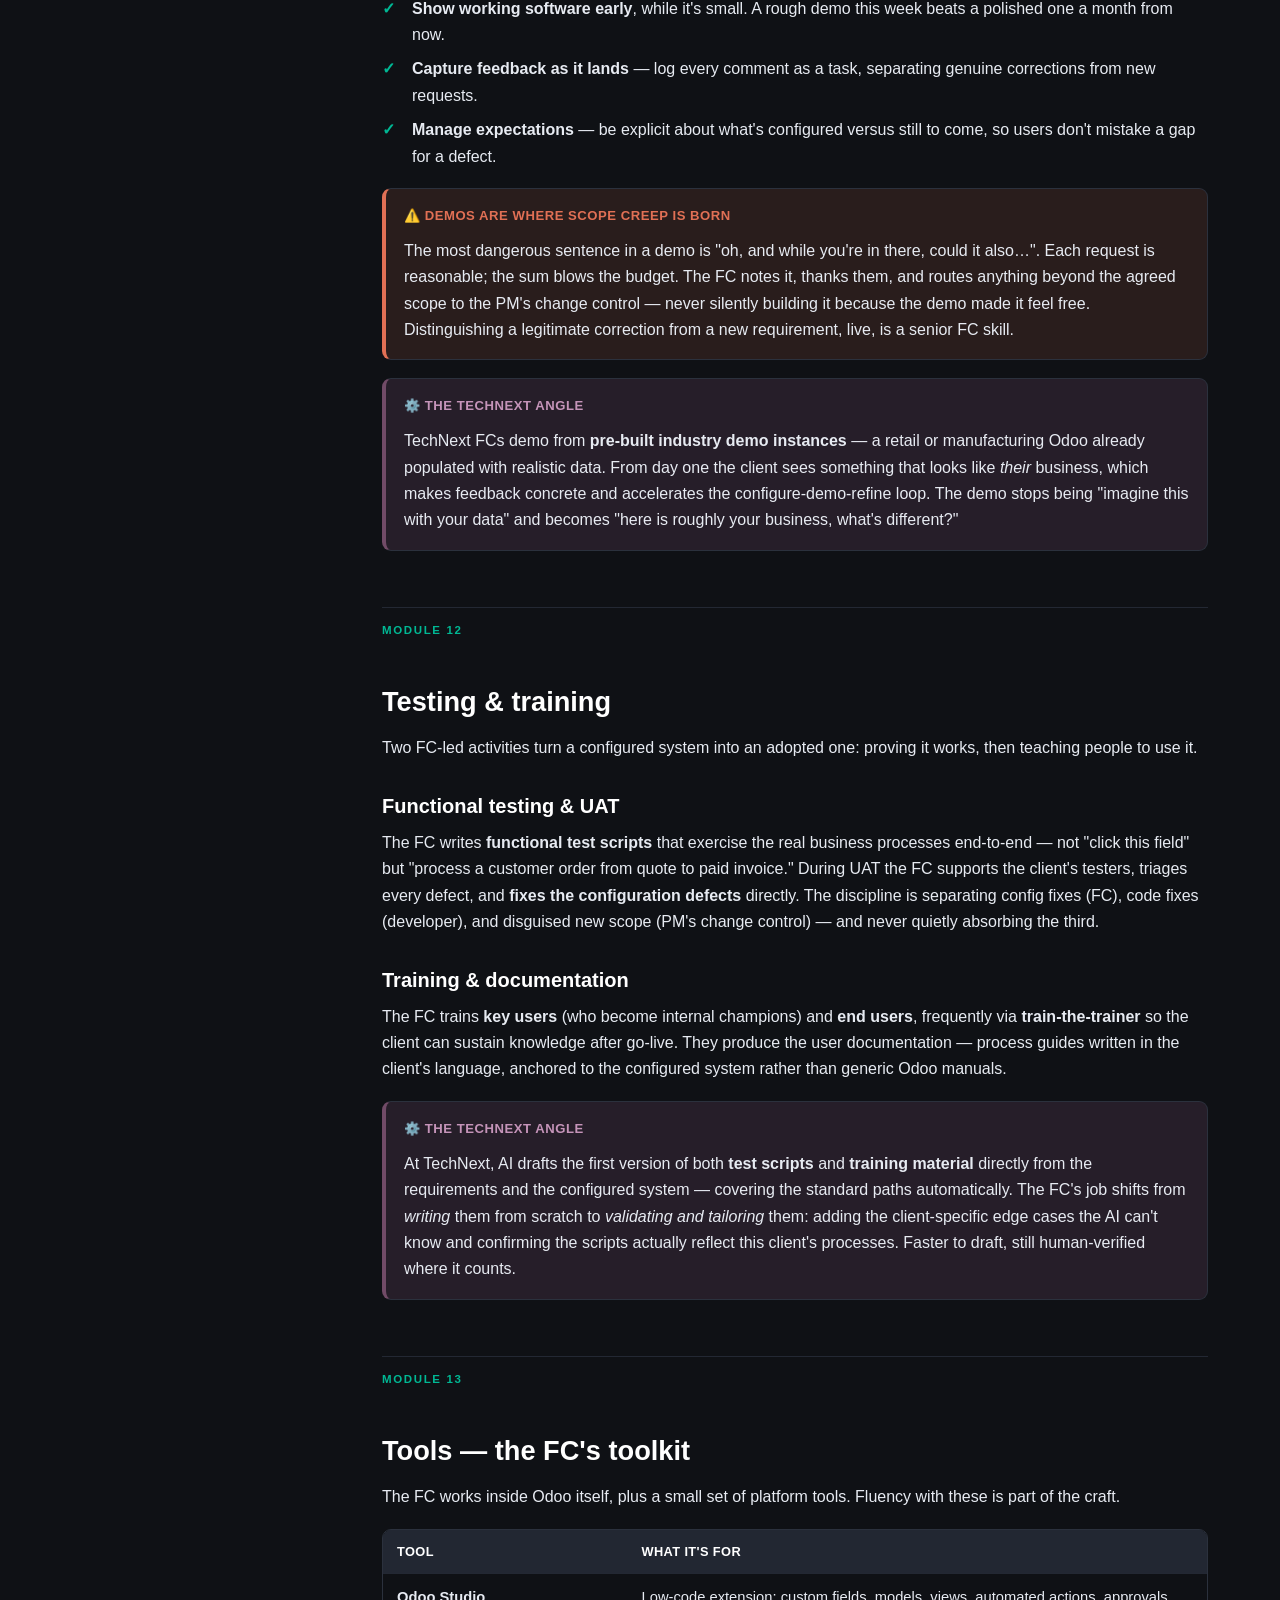
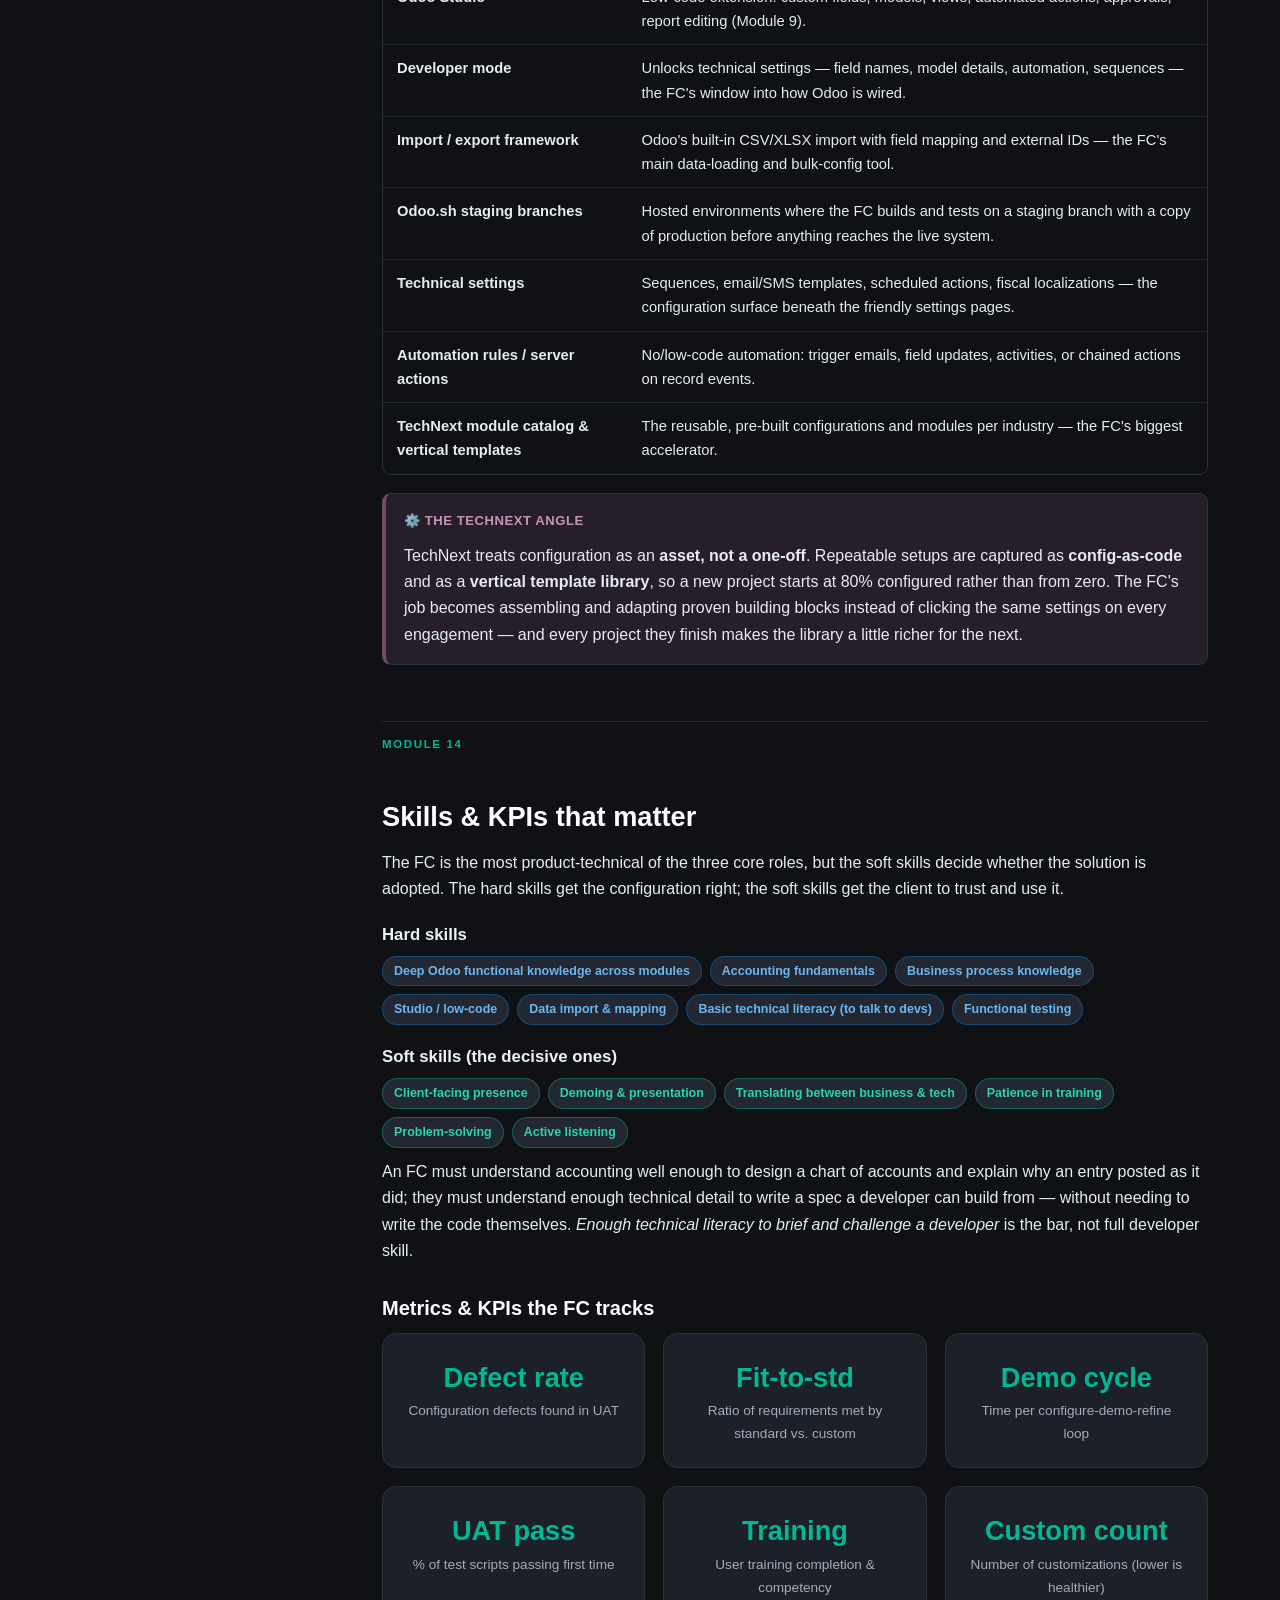
<file: website/functional-consultant.html>
<!DOCTYPE html>
<html lang="en">
<head>
<meta charset="UTF-8" />
<meta name="viewport" content="width=device-width, initial-scale=1.0" />
<title>The Functional Consultant — TechNext Academy</title>
<meta name="description" content="A comprehensive course on the Functional Consultant role in an Odoo ERP implementation: Odoo product mastery, the integrated data model, configuration vs. customization, solution design, Studio, functional specs, demos, testing, training, tools, skills, KPIs, and collaboration — in the context of TechNext." />
<link rel="stylesheet" href="assets/styles.css" />
</head>
<body>
<div class="progress-bar"></div>

<nav class="topnav">
  <div class="inner">
    <a class="brand" href="index.html"><span class="logo">TN</span><span>TechNext Academy<small>Odoo Implementation Roles</small></span></a>
    <button class="nav-toggle" aria-label="Menu">☰</button>
    <div class="navlinks">
      <a href="index.html">Home</a>
      <a href="methodology.html">Methodology</a>
      <div class="navdrop">
        <button class="navdrop-btn active" aria-expanded="false">Roles ▾</button>
        <div class="navdrop-menu">
          <a href="project-manager.html">Project Manager</a>
          <a href="business-analyst.html">Business Analyst</a>
          <a href="functional-consultant.html" class="active">Functional Consultant</a>
          <a href="odoo-developer.html">Odoo Developer</a>
          <a href="solutions-architect.html">Solutions Architect</a>
        </div>
      </div>
      <a href="career-paths.html">Career Paths</a>
    </div>
  </div>
</nav>

<header class="course-head">
  <div class="wrap">
    <span class="eyebrow">Role Course · 03</span>
    <h1>The Functional Consultant</h1>
    <p class="lead">The Odoo product expert who turns requirements into a configured, working system. The Functional Consultant (FC) stands between the business (what the Business Analyst defined) and the technical team (the developers who close true gaps) — and their deliverable is not a document but <em>a solution that runs</em>. If the PM owns certainty and the BA owns clarity, the FC owns <em>fit</em>: making real Odoo do the real job.</p>
    <div class="course-meta">
      <span class="chip">⚙️ 15 modules</span>
      <span class="chip">⏱️ Full read ~40 min</span>
      <span class="chip">🛠️ Solution &amp; configuration</span>
      <span class="chip">⚙️ Odoo context throughout</span>
    </div>
  </div>
</header>

<div class="wrap">
<div class="course-layout">

  <aside class="toc">
    <h4>Course contents</h4>
    <ol>
      <li><a href="#what">What the role really is</a></li>
      <li><a href="#mindset">The FC mindset</a></li>
      <li><a href="#breadth">Odoo product mastery — the breadth</a></li>
      <li><a href="#model">How Odoo actually works</a></li>
      <li><a href="#config-vs-custom">Configuration vs. customization</a></li>
      <li><a href="#design">Solution design</a></li>
      <li><a href="#lifecycle">The FC across the 8 phases</a></li>
      <li><a href="#config-deep">Configuration deep dive</a></li>
      <li><a href="#studio">Odoo Studio &amp; low-code</a></li>
      <li><a href="#specs">Writing functional specs</a></li>
      <li><a href="#demos">Demos &amp; the configure-demo-refine loop</a></li>
      <li><a href="#testing">Testing &amp; training</a></li>
      <li><a href="#tools">Tools — the FC's toolkit</a></li>
      <li><a href="#skills">Skills &amp; KPIs that matter</a></li>
      <li><a href="#friction">Where this role goes wrong</a></li>
      <li><a href="#boundaries">Boundaries &amp; the TechNext model</a></li>
    </ol>
  </aside>

  <main class="content">

    <section id="what">
      <span class="module-label">Module 1</span>
      <h2>What the role really is</h2>
      <p>A Functional Consultant is the person who makes Odoo actually do what the client needs. The BA has captured <em>what the business needs</em>; the developers can build <em>whatever is truly missing</em>. In between sits the FC, who answers the single question that defines the role: <em>"How does Odoo deliver this — and how much of it does standard Odoo already do?"</em></p>
      <p>The FC's product is <strong>a working solution</strong>. Not a requirements document, not a Gantt chart, not lines of code — a configured Odoo database where a salesperson can quote, a warehouse can ship, and finance can close the month. Everything the FC does ladders up to that running system.</p>
      <p>On an Odoo implementation the FC is the connective tissue between three worlds:</p>
      <ul>
        <li><strong>The business need</strong> — the prioritized, testable requirements handed over by the Business Analyst.</li>
        <li><strong>The Odoo platform</strong> — its apps, its data model, its standard behaviour, and its limits. The FC knows what Odoo does out of the box better than anyone on the project.</li>
        <li><strong>The development team</strong> — to whom the FC hands a precise functional spec for the genuine gaps that configuration cannot close.</li>
      </ul>
      <blockquote>The FC is the only role that must be deeply fluent in the product itself. A PM can run an Odoo project knowing Odoo broadly; the FC cannot configure a chart of accounts, a warehouse, or a sales workflow without knowing exactly how Odoo models them.</blockquote>
      <div class="callout">
        <div class="c-title">Definition</div>
        <p>A <strong>Functional Consultant</strong> translates business requirements into a configured ERP solution, using the product's standard capabilities first and specifying custom development only for genuine gaps. In Odoo terms the FC is the <em>application expert</em> across the integrated suite — the bridge between the requirement and the running database.</p>
      </div>
    </section>

    <section id="mindset">
      <span class="module-label">Module 2</span>
      <h2>The FC mindset</h2>
      <p>Before the mechanics, the operating instincts. Strong Odoo FCs think in a recognisable way:</p>
      <div class="grid-2">
        <div class="card"><h4>Fit-to-standard first</h4><p>The default answer is "standard Odoo can do this." The FC reaches for a setting or a standard feature before a custom field, and a custom field before custom code. Every deviation from standard is a cost the FC must justify, not a freedom to enjoy.</p></div>
        <div class="card"><h4>Configure before customize</h4><p>There is a spectrum from a checkbox in Settings to a bespoke Python module. The FC always moves up that spectrum reluctantly, because everything to the left survives upgrades cleanly and everything to the right carries lifetime maintenance.</p></div>
        <div class="card"><h4>Think in the data model</h4><p>Good FCs see Odoo as objects and flows: partners, products, orders, moves, journal entries. They ask "what record does this create, and what does it trigger downstream?" rather than "which button does the user press?"</p></div>
        <div class="card"><h4>Demo-driven</h4><p>The FC believes nothing is agreed until the client has seen it work. They configure in small increments and show them early, because a five-minute demo surfaces misunderstandings that a fifty-page document hides.</p></div>
        <div class="card"><h4>Pragmatic, not purist</h4><p>The best Odoo solution is rarely the most elegant one; it's the one the users will actually adopt within the budget. The FC trades theoretical perfection for fit, adoption, and upgradeability.</p></div>
        <div class="card"><h4>Process-aware</h4><p>The FC doesn't configure a field in isolation; they configure a flow. Changing how a sales order is confirmed touches delivery, invoicing, and accounting. They hold the whole document chain in mind.</p></div>
      </div>
    </section>

    <section id="breadth">
      <span class="module-label">Module 3</span>
      <h2>Odoo product mastery — the breadth required</h2>
      <p>Odoo is not one application; it is an integrated suite of dozens of apps sharing one database. The FC needn't have mastered every app, but they must know the <strong>integrated whole</strong> — what each app does, the data it owns, and how it hands off to the next. Below are the major apps an Odoo FC is expected to understand.</p>
      <div class="tbl-wrap">
        <table>
          <thead><tr><th>App</th><th>What it does</th><th>Key objects / hand-offs</th></tr></thead>
          <tbody>
            <tr><td><strong>CRM</strong></td><td>Lead and opportunity pipeline management; qualifying and converting prospects into customers.</td><td>Leads → Opportunities → quotation in Sales; feeds the partner record.</td></tr>
            <tr><td><strong>Sales</strong></td><td>Quotations and sales orders, pricelists, customer-facing pricing and terms.</td><td>Sales Order → Delivery (Inventory) and Invoice (Accounting).</td></tr>
            <tr><td><strong>Purchase</strong></td><td>Requests for quotation, purchase orders, vendor management and reordering.</td><td>Purchase Order → Receipt (Inventory) and Vendor Bill (Accounting).</td></tr>
            <tr><td><strong>Inventory</strong></td><td>Warehouses, stock moves, operations (receipts, deliveries, internal transfers), routes, lots/serials.</td><td>Stock moves driven by Sales/Purchase/MRP; valuation posts to Accounting.</td></tr>
            <tr><td><strong>Manufacturing (MRP)</strong></td><td>Bills of materials, work orders, work centers, manufacturing orders, and replenishment planning.</td><td>Consumes component stock, produces finished goods; routes &amp; BoMs.</td></tr>
            <tr><td><strong>Accounting / Invoicing</strong></td><td>Chart of accounts, journals, customer/vendor invoices, payments, taxes, bank reconciliation, reporting.</td><td>Journal entries generated from Sales, Purchase, Inventory valuation, Payroll.</td></tr>
            <tr><td><strong>Project</strong></td><td>Tasks, stages, timesheets, planning; service delivery and internal project tracking.</td><td>Timesheets can feed invoicing; tasks link to Sales orders for services.</td></tr>
            <tr><td><strong>HR / Payroll</strong></td><td>Employees, contracts, time off, attendances, recruitment, appraisals, and salary computation.</td><td>Payroll posts salary journal entries to Accounting.</td></tr>
            <tr><td><strong>Point of Sale</strong></td><td>In-store and counter sales, sessions, cash control, with offline-capable front end.</td><td>POS orders create stock moves and accounting entries on session close.</td></tr>
            <tr><td><strong>eCommerce / Website</strong></td><td>Online storefront and CMS, product catalogue, online orders and payments.</td><td>Online orders become Sales Orders; shares the same product &amp; pricelist data.</td></tr>
            <tr><td><strong>Subscriptions</strong></td><td>Recurring revenue: subscription plans, automatic recurring invoicing, MRR tracking.</td><td>Generates recurring Sales/Invoices; integrates with payment tokens.</td></tr>
            <tr><td><strong>Helpdesk</strong></td><td>Ticket management, SLAs, support teams, customer self-service portal.</td><td>Tickets can link to Sales orders, projects, and field interventions.</td></tr>
            <tr><td><strong>Field Service</strong></td><td>On-site interventions, scheduling, worksheets, and time/material billing for technicians.</td><td>Interventions feed timesheets and Sales/Invoicing.</td></tr>
          </tbody>
        </table>
      </div>
      <div class="callout odoo">
        <div class="c-title">⚙️ The TechNext angle</div>
        <p>No FC starts knowing all of this. At TechNext, FCs specialise by <strong>vertical</strong> — a retail FC lives in POS, Inventory, eCommerce and Accounting; a manufacturing FC lives in MRP, Inventory, Purchase and Quality. The pre-built vertical templates encode the common configuration for each industry, so the FC's mastery deepens fastest where the template library is richest.</p>
      </div>
    </section>

    <section id="model">
      <span class="module-label">Module 4</span>
      <h2>How Odoo actually works — the FC's mental model</h2>
      <p>This is the conceptual backbone of the role. An FC who understands Odoo's architecture configures fast and correctly; one who doesn't fights the system at every turn.</p>
      <h3>One integrated database</h3>
      <p>The defining principle of Odoo is that <strong>all apps share a single database</strong>. The customer a salesperson creates in CRM is the same partner record finance invoices and the warehouse ships to. There is no syncing between modules because there is nothing to sync — it is one model. This is why "fit-to-standard" matters: the integration is free and automatic when you stay inside the standard objects.</p>
      <h3>Master data</h3>
      <p>A handful of records underpin everything. Getting these right is the foundation of a clean implementation:</p>
      <ul>
        <li><strong>Partners</strong> (<code>res.partner</code>) — customers, vendors, contacts, even companies and employees' related contacts. One partner can be a customer and a vendor at once.</li>
        <li><strong>Products</strong> (<code>product.template</code> / <code>product.product</code>) — with a type (storable, consumable, service), a category that drives accounting and inventory valuation, units of measure, and the routes that decide how they're procured.</li>
        <li><strong>Chart of accounts</strong> — the accounts, taxes, journals, and fiscal positions that determine how every transaction is booked.</li>
      </ul>
      <h3>Document flows</h3>
      <p>Odoo operates through chains of documents that trigger one another. The two canonical flows every FC must know cold:</p>
      <div class="grid-2">
        <div class="card"><h4>Sell (Order-to-Cash)</h4><p><strong>Sales Order → Delivery → Customer Invoice → Payment.</strong> Confirming a sales order reserves stock and creates a delivery in Inventory; validating the delivery creates outgoing stock moves; the invoice draws from the order, and registering payment closes the loop and reconciles the bank.</p></div>
        <div class="card"><h4>Buy (Procure-to-Pay)</h4><p><strong>Purchase Order → Receipt → Vendor Bill → Payment.</strong> Confirming a PO creates an expected receipt; validating the receipt increases stock and (in real-time valuation) posts an inventory journal entry; the vendor bill is checked against the PO and receipt (three-way match) before payment.</p></div>
      </div>
      <h3>Journals &amp; stock moves — the invisible engine</h3>
      <p>Behind those friendly documents, two mechanisms do the real accounting work. <strong>Stock moves</strong> record every change in inventory location (including virtual locations like "Customers" and "Vendors"), giving a complete audit of where goods went. <strong>Journal entries</strong> are generated automatically — a validated delivery with real-time valuation, a confirmed invoice, a registered payment each post to the relevant journal. The FC must understand this so that a configuration choice (a product category's valuation method, a journal's default accounts) produces the right numbers in the financial reports.</p>
      <h3>Multi-company &amp; multi-currency</h3>
      <p>Odoo supports multiple companies in one database with inter-company rules, and multiple currencies with automatic rate handling and conversion. The FC decides whether a client's group structure needs separate companies (separate ledgers, inter-company transactions) or can live as branches/analytic distinctions — a decision with large downstream consequences.</p>
      <div class="callout info">
        <div class="c-title">ℹ️ Why this matters</div>
        <p>Because the apps share one database and drive each other through these flows, the FC can rarely change one thing in isolation. Configuring how stock is valued affects the P&amp;L; changing a sales workflow affects when revenue is recognised. Holding the whole chain in mind is the difference between a senior FC and a button-clicker.</p>
      </div>
    </section>

    <section id="config-vs-custom">
      <span class="module-label">Module 5</span>
      <h2>Configuration vs. customization</h2>
      <p>The single most consequential judgment the FC makes, repeatedly, is <em>where on the spectrum</em> a given requirement should be met. There are three broad bands, and the FC's instinct is always to stay as far left as possible.</p>
      <div class="tbl-wrap">
        <table>
          <thead><tr><th>Band</th><th>What it covers</th><th>Who does it</th><th>Upgrade cost</th></tr></thead>
          <tbody>
            <tr><td><strong>1. Configuration (settings)</strong></td><td>Activating apps and features, settings toggles, defining master data, pricelists, journals, workflows, access rights, email/report templates.</td><td>FC</td><td>None — fully upgrade-safe.</td></tr>
            <tr><td><strong>2. Studio (low-code)</strong></td><td>Custom fields, custom models, view edits, automated actions, approval rules, PDF report tweaks, simple custom apps — all without writing code.</td><td>FC</td><td>Low — Studio changes are designed to carry across upgrades, within limits.</td></tr>
            <tr><td><strong>3. Developer customization</strong></td><td>Custom modules: Python business logic, XML views, OWL front-end components, integrations, complex automations.</td><td>Developer (from FC's spec)</td><td>Highest — bespoke code must be tested and often reworked on every major upgrade.</td></tr>
          </tbody>
        </table>
      </div>
      <h3>The decision framework</h3>
      <ul class="checks">
        <li>Can a <strong>setting or standard feature</strong> do it? Use it. (Often the requirement only <em>seemed</em> custom.)</li>
        <li>Does it need an <strong>extra field, a tweaked view, or a simple rule</strong>? Reach for <strong>Studio</strong>.</li>
        <li>Does it need <strong>real business logic, a complex algorithm, or an external integration</strong>? Write a functional spec and hand it to a <strong>developer</strong>.</li>
        <li>Could a small <strong>change to the client's process</strong> remove the need entirely? Always ask this first — the cheapest customization is the one you don't build.</li>
      </ul>
      <div class="callout warn">
        <div class="c-title">⚠️ Over-customization is a slow trap</div>
        <p>Every line of custom code is a permanent liability. It must be maintained, re-tested on each upgrade, and can break when Odoo changes its internals. A heavily customized Odoo eventually becomes un-upgradeable — clients get stranded on an old version, losing security patches and new features. "Configure first, customize last" is not dogma; it is what keeps the client able to take next year's Odoo release. When a client insists on bending the system to match an old habit, the FC's job is to ask whether the habit, not the software, should change.</p>
      </div>
    </section>

    <section id="design">
      <span class="module-label">Module 6</span>
      <h2>Solution design — the FC's signature deliverable</h2>
      <p>Solution design is where the FC earns the title. Taking the BA's prioritized requirements, the FC produces the <strong>solution design</strong>: the blueprint for how Odoo will deliver each one. It is the FC's signature artifact and the input to everything that follows.</p>
      <p>A complete Odoo solution design covers:</p>
      <div class="grid-2">
        <div class="deliverable"><h4>Module selection</h4><p>Which Odoo apps are in scope, and explicitly which are not. The map from business areas to apps — and the integrations between them.</p></div>
        <div class="deliverable"><h4>Configuration approach</h4><p>How each in-scope app will be set up: the key settings, the standard features used, and the workflows enabled. The "how standard Odoo meets the need" narrative.</p></div>
        <div class="deliverable"><h4>Master-data design</h4><p>The structure of partners, the product catalogue and categories, units of measure, and the coding conventions the client will live with for years.</p></div>
        <div class="deliverable"><h4>Chart of accounts</h4><p>The account structure, tax setup, journals, fiscal positions, and analytic structure — designed with the client's finance team, because it's the hardest thing to change later.</p></div>
        <div class="deliverable"><h4>Workflows &amp; approval rules</h4><p>Where the business needs approval gates (purchase limits, discount thresholds, leave approvals) and how Odoo's standard or Studio approvals will enforce them.</p></div>
        <div class="deliverable"><h4>Functional specs for gaps</h4><p>For the true gaps that configuration can't close, the precise specifications handed to developers — covered in depth in Module 10.</p></div>
      </div>
      <div class="callout odoo">
        <div class="c-title">⚙️ The TechNext angle</div>
        <p>At TechNext, solution design rarely starts from a blank page. The FC begins from the <strong>vertical template</strong> for the client's industry — a pre-built configuration that already represents "standard Odoo for retail / manufacturing / services." Design then becomes a focused exercise: confirm the 80% the template already covers, and design only the 20% that is genuinely this client's own. The FC's judgment is concentrated exactly where it adds the most value.</p>
      </div>
    </section>

    <section id="lifecycle">
      <span class="module-label">Module 7</span>
      <h2>The FC across the eight phases</h2>
      <p>This is the core of the course. Here is exactly what the FC does in each phase of the <a href="methodology.html">Odoo lifecycle</a>. The FC is consulted in discovery, <em>leads</em> design, build, configuration, functional testing and training, and is hands-on through hypercare.</p>

      <div class="phase"><div class="num">1</div><div>
        <h4>Initiation &amp; kickoff</h4>
        <p class="role-do">Consulted. The FC contributes Odoo feasibility reality to the charter — flagging early which goals are clearly standard, which smell like customization, and which Odoo edition or apps the scope implies. They help size the work so the PM's plan is grounded in what Odoo can actually do.</p>
      </div></div>

      <div class="phase"><div class="num">2</div><div>
        <h4>Discovery &amp; analysis</h4>
        <p class="role-do">Consulted, often co-leading the fit-gap. While the BA elicits the as-is and to-be processes, the FC runs requirements against Odoo: for each one, is it standard, a configuration, a Studio tweak, or a true gap? The FC owns the <strong>fit-gap analysis</strong> — the most valuable output of discovery — because only they know the product well enough to make the call.</p>
      </div></div>

      <div class="phase"><div class="num">3</div><div>
        <h4>Solution design</h4>
        <p class="role-do"><strong>Leads.</strong> The FC produces the solution design (Module 6): module selection, configuration approach, master-data and chart-of-accounts design, workflows, and the functional specs for developers. This is the FC's primary phase and signature deliverable.</p>
      </div></div>

      <div class="phase"><div class="num">4</div><div>
        <h4>Build &amp; configuration</h4>
        <p class="role-do"><strong>Leads.</strong> The FC configures Odoo in the staging environment — apps, settings, master data, workflows, pricelists, taxes, access rights, templates — and assembles the working solution. They drive the configure-demo-refine cadence and coordinate developers building the approved customizations to their specs.</p>
      </div></div>

      <div class="phase"><div class="num">5</div><div>
        <h4>Data migration</h4>
        <p class="role-do">Supports and validates. The BA usually owns the data mapping; the FC owns the <strong>load and validation</strong> — using Odoo's import framework, loading data into the right models in the right order (partners and products before transactions), and reconciling that opening balances, stock, and open documents are correct in Odoo.</p>
      </div></div>

      <div class="phase"><div class="num">6</div><div>
        <h4>Testing &amp; UAT</h4>
        <p class="role-do"><strong>Leads functional testing.</strong> The FC writes and executes functional test scripts that walk the real business processes end-to-end, supports the client's UAT, and is the person who <strong>fixes configuration defects</strong> as they surface. They triage with the PM which defects are config fixes (theirs) versus code fixes (the developer's) versus genuine new scope.</p>
      </div></div>

      <div class="phase"><div class="num">7</div><div>
        <h4>Training &amp; go-live</h4>
        <p class="role-do"><strong>Delivers training.</strong> The FC trains key users and end users on the configured system, often via train-the-trainer, and produces the user documentation. At cutover they support the PM's runbook — validating the final data load and confirming the live system behaves as tested.</p>
      </div></div>

      <div class="phase"><div class="num">8</div><div>
        <h4>Hypercare &amp; support</h4>
        <p class="role-do"><strong>Leads early-life support.</strong> The FC is the front line for "how do I…" and "this isn't working" in the first weeks, resolving configuration issues fast, coaching users out of confusion, and feeding recurring questions back into the documentation and templates before handover to steady-state support.</p>
      </div></div>
    </section>

    <section id="config-deep">
      <span class="module-label">Module 8</span>
      <h2>Configuration deep dive — what "configuring Odoo" really means</h2>
      <p>"Configuration" sounds vague until you see the concrete work. Here is the substance of what the FC sets up to turn a blank Odoo into a client's running system.</p>
      <div class="tbl-wrap">
        <table>
          <thead><tr><th>Area</th><th>What the FC configures</th></tr></thead>
          <tbody>
            <tr><td><strong>Accounting</strong></td><td>Chart of accounts, journals (sales, purchase, bank, cash, miscellaneous), tax rules and tax groups, fiscal positions, payment terms, bank accounts and reconciliation models.</td></tr>
            <tr><td><strong>Products</strong></td><td>Product categories (which drive income/expense accounts and stock valuation), units of measure, product attributes &amp; variants, and the <strong>routes</strong> that decide procurement (buy, manufacture, make-to-order, dropship).</td></tr>
            <tr><td><strong>Inventory</strong></td><td>Warehouses and locations, operation types (receipts, deliveries, internal &amp; manufacturing transfers), reordering rules, storage strategies, lots/serial tracking, and valuation method (standard / FIFO / average).</td></tr>
            <tr><td><strong>Sales &amp; Purchase</strong></td><td>Pricelists (rules, discounts, currency), quotation templates, the sales workflow (delivery &amp; invoicing policy), and the purchase workflow (RFQ, vendor pricelists, reordering).</td></tr>
            <tr><td><strong>Approval rules</strong></td><td>Discount-limit, purchase-amount, expense, and leave approvals — enforced via standard settings or Studio approval rules with the right approver hierarchy.</td></tr>
            <tr><td><strong>Communications</strong></td><td>Email templates (order confirmations, invoices, reminders), automated follow-ups, and the outgoing/incoming mail servers.</td></tr>
            <tr><td><strong>Documents</strong></td><td>Report layouts and branding (logo, colours, headers/footers), customized invoice and delivery-slip layouts, and document numbering sequences.</td></tr>
            <tr><td><strong>Security</strong></td><td>User roles, access rights (which groups see which apps and actions), and <strong>record rules</strong> (which records a user can see — e.g. salespeople see only their own opportunities, or a branch sees only its own warehouse).</td></tr>
          </tbody>
        </table>
      </div>
      <h3>A concrete example — setting up "sell from stock"</h3>
      <ul class="checks">
        <li>Create the product as <em>storable</em>, in a category whose accounting maps revenue and COGS correctly.</li>
        <li>Set its route to <em>Buy</em> and define a reordering rule so the warehouse replenishes automatically.</li>
        <li>Build a pricelist for the customer segment with the agreed discounts.</li>
        <li>Configure the sales workflow: deliver then invoice, with a quotation template carrying the right terms.</li>
        <li>Tune the delivery operation type and the invoice layout, then test the full Order → Delivery → Invoice → Payment flow before demoing it.</li>
      </ul>
      <p>None of this is code. All of it is the FC's craft — and all of it survives the next Odoo upgrade untouched.</p>
    </section>

    <section id="studio">
      <span class="module-label">Module 9</span>
      <h2>Odoo Studio &amp; low-code</h2>
      <p>Odoo Studio is the FC's power tool: it extends Odoo <em>without code</em>, and it sits in band 2 of the configuration spectrum. Knowing Studio's reach — and its limits — is what lets a good FC close most "gaps" without ever booking developer time.</p>
      <div class="grid-2">
        <div class="card"><h4>What Studio can do</h4><ul><li><strong>Custom fields</strong> on existing models, of every type (text, selection, many2one relations, computed-by-formula).</li><li><strong>Custom models</strong> — entirely new objects with their own menus and views, for data Odoo doesn't track natively.</li><li><strong>View editing</strong> — drag-and-drop changes to forms, lists, kanban, and the addition of tabs, groups, and buttons.</li><li><strong>Automated actions</strong> — trigger an update, email, or activity when a record is created or changed.</li><li><strong>Approval rules</strong> — gate an action behind one or more approvers.</li><li><strong>PDF report editing</strong> — adjust and rebrand printed documents.</li><li><strong>Simple apps</strong> — build a small standalone app from scratch, no developer required.</li></ul></div>
        <div class="card"><h4>Where Studio stops</h4><ul><li>Complex <strong>business logic</strong> — multi-step algorithms, intricate validations.</li><li><strong>External integrations</strong> — calling and syncing with third-party APIs.</li><li>Heavy <strong>performance-sensitive</strong> operations on large datasets.</li><li>Custom <strong>front-end / OWL</strong> components and bespoke interactive UI.</li><li>Anything requiring fine control over the <strong>ORM</strong> or transactional behaviour.</li></ul><p>When a requirement crosses these lines, the FC stops configuring and starts <em>specifying</em> — see Module 10.</p></div>
      </div>
      <div class="callout tip">
        <div class="c-title">💡 The Studio judgment call</div>
        <p>Studio is seductive — almost anything <em>looks</em> buildable. The discipline is restraint: a custom model duplicating something standard Odoo nearly does is technical debt with a friendly face. Use Studio for the genuine small gap; escalate the genuine large one. And document every Studio change, because invisible customizations are the ones that surprise the next person on the project.</p>
      </div>
    </section>

    <section id="specs">
      <span class="module-label">Module 10</span>
      <h2>Writing functional specs for developers</h2>
      <p>When configuration and Studio can't close a gap, the FC writes a <strong>functional specification</strong> and hands it to a developer. Per the <a href="methodology.html#handoffs">methodology</a>, the FC → developer handoff is <em>the most expensive ambiguity on the project</em>: a vague spec becomes the wrong build, discovered only at UAT, paid for twice. The FC's spec-writing is therefore a core skill, not an afterthought.</p>
      <h3>What a good functional spec contains</h3>
      <ul class="checks">
        <li><strong>The business need</strong> — why this matters, in the client's terms, so the developer understands intent, not just instructions.</li>
        <li><strong>The exact behaviour</strong> — precisely what should happen, step by step, including what happens on the standard path.</li>
        <li><strong>The data</strong> — which models and fields are involved, what's stored, computed, or related, and any new fields required.</li>
        <li><strong>The screens</strong> — where it appears in the UI: which views, buttons, menus, and what the user sees and does.</li>
        <li><strong>The edge cases</strong> — the unhappy paths: empty values, partial quantities, cancellations, multi-company, permissions. Where specs are usually thin and bugs are usually born.</li>
        <li><strong>Acceptance criteria</strong> — the testable conditions that prove it works, written before the build so "done" is unambiguous.</li>
      </ul>
      <div class="callout tip">
        <div class="c-title">💡 Spec quality is the cheapest insurance on the project</div>
        <p>An hour the FC spends sharpening a spec saves days of rework. The test of a good spec: a developer who has never met the client can build the right thing from it once, and the FC can verify it against the acceptance criteria without a conversation. If the spec needs a meeting to interpret, it isn't finished.</p>
      </div>
    </section>

    <section id="demos">
      <span class="module-label">Module 11</span>
      <h2>Demos &amp; the configure-demo-refine loop</h2>
      <p>The FC's working rhythm is iterative: configure a slice, <strong>demo</strong> it, capture feedback, refine, repeat. The demo is not a formality — it is the FC's primary instrument for confirming fit and catching misunderstandings while they're still cheap to fix.</p>
      <h3>How to demo Odoo well</h3>
      <ul class="checks">
        <li><strong>Demo the process, not the screens.</strong> Walk a real scenario — "a customer orders, we ship, we invoice" — using the client's own products and language, not generic demo data.</li>
        <li><strong>Show working software early</strong>, while it's small. A rough demo this week beats a polished one a month from now.</li>
        <li><strong>Capture feedback as it lands</strong> — log every comment as a task, separating genuine corrections from new requests.</li>
        <li><strong>Manage expectations</strong> — be explicit about what's configured versus still to come, so users don't mistake a gap for a defect.</li>
      </ul>
      <div class="callout warn">
        <div class="c-title">⚠️ Demos are where scope creep is born</div>
        <p>The most dangerous sentence in a demo is "oh, and while you're in there, could it also…". Each request is reasonable; the sum blows the budget. The FC notes it, thanks them, and routes anything beyond the agreed scope to the PM's change control — never silently building it because the demo made it feel free. Distinguishing a legitimate correction from a new requirement, live, is a senior FC skill.</p>
      </div>
      <div class="callout odoo">
        <div class="c-title">⚙️ The TechNext angle</div>
        <p>TechNext FCs demo from <strong>pre-built industry demo instances</strong> — a retail or manufacturing Odoo already populated with realistic data. From day one the client sees something that looks like <em>their</em> business, which makes feedback concrete and accelerates the configure-demo-refine loop. The demo stops being "imagine this with your data" and becomes "here is roughly your business, what's different?"</p>
      </div>
    </section>

    <section id="testing">
      <span class="module-label">Module 12</span>
      <h2>Testing &amp; training</h2>
      <p>Two FC-led activities turn a configured system into an adopted one: proving it works, then teaching people to use it.</p>
      <h3>Functional testing &amp; UAT</h3>
      <p>The FC writes <strong>functional test scripts</strong> that exercise the real business processes end-to-end — not "click this field" but "process a customer order from quote to paid invoice." During UAT the FC supports the client's testers, triages every defect, and <strong>fixes the configuration defects</strong> directly. The discipline is separating config fixes (FC), code fixes (developer), and disguised new scope (PM's change control) — and never quietly absorbing the third.</p>
      <h3>Training &amp; documentation</h3>
      <p>The FC trains <strong>key users</strong> (who become internal champions) and <strong>end users</strong>, frequently via <strong>train-the-trainer</strong> so the client can sustain knowledge after go-live. They produce the user documentation — process guides written in the client's language, anchored to the configured system rather than generic Odoo manuals.</p>
      <div class="callout odoo">
        <div class="c-title">⚙️ The TechNext angle</div>
        <p>At TechNext, AI drafts the first version of both <strong>test scripts</strong> and <strong>training material</strong> directly from the requirements and the configured system — covering the standard paths automatically. The FC's job shifts from <em>writing</em> them from scratch to <em>validating and tailoring</em> them: adding the client-specific edge cases the AI can't know and confirming the scripts actually reflect this client's processes. Faster to draft, still human-verified where it counts.</p>
      </div>
    </section>

    <section id="tools">
      <span class="module-label">Module 13</span>
      <h2>Tools — the FC's toolkit</h2>
      <p>The FC works inside Odoo itself, plus a small set of platform tools. Fluency with these is part of the craft.</p>
      <div class="tbl-wrap">
        <table>
          <thead><tr><th>Tool</th><th>What it's for</th></tr></thead>
          <tbody>
            <tr><td><strong>Odoo Studio</strong></td><td>Low-code extension: custom fields, models, views, automated actions, approvals, report editing (Module 9).</td></tr>
            <tr><td><strong>Developer mode</strong></td><td>Unlocks technical settings — field names, model details, automation, sequences — the FC's window into how Odoo is wired.</td></tr>
            <tr><td><strong>Import / export framework</strong></td><td>Odoo's built-in CSV/XLSX import with field mapping and external IDs — the FC's main data-loading and bulk-config tool.</td></tr>
            <tr><td><strong>Odoo.sh staging branches</strong></td><td>Hosted environments where the FC builds and tests on a staging branch with a copy of production before anything reaches the live system.</td></tr>
            <tr><td><strong>Technical settings</strong></td><td>Sequences, email/SMS templates, scheduled actions, fiscal localizations — the configuration surface beneath the friendly settings pages.</td></tr>
            <tr><td><strong>Automation rules / server actions</strong></td><td>No/low-code automation: trigger emails, field updates, activities, or chained actions on record events.</td></tr>
            <tr><td><strong>TechNext module catalog &amp; vertical templates</strong></td><td>The reusable, pre-built configurations and modules per industry — the FC's biggest accelerator.</td></tr>
          </tbody>
        </table>
      </div>
      <div class="callout odoo">
        <div class="c-title">⚙️ The TechNext angle</div>
        <p>TechNext treats configuration as an <strong>asset, not a one-off</strong>. Repeatable setups are captured as <strong>config-as-code</strong> and as a <strong>vertical template library</strong>, so a new project starts at 80% configured rather than from zero. The FC's job becomes assembling and adapting proven building blocks instead of clicking the same settings on every engagement — and every project they finish makes the library a little richer for the next.</p>
      </div>
    </section>

    <section id="skills">
      <span class="module-label">Module 14</span>
      <h2>Skills &amp; KPIs that matter</h2>
      <p>The FC is the most product-technical of the three core roles, but the soft skills decide whether the solution is adopted. The hard skills get the configuration right; the soft skills get the client to trust and use it.</p>
      <h4>Hard skills</h4>
      <div class="tags">
        <span class="tag hard">Deep Odoo functional knowledge across modules</span>
        <span class="tag hard">Accounting fundamentals</span>
        <span class="tag hard">Business process knowledge</span>
        <span class="tag hard">Studio / low-code</span>
        <span class="tag hard">Data import &amp; mapping</span>
        <span class="tag hard">Basic technical literacy (to talk to devs)</span>
        <span class="tag hard">Functional testing</span>
      </div>
      <h4>Soft skills (the decisive ones)</h4>
      <div class="tags">
        <span class="tag soft">Client-facing presence</span>
        <span class="tag soft">Demoing &amp; presentation</span>
        <span class="tag soft">Translating between business &amp; tech</span>
        <span class="tag soft">Patience in training</span>
        <span class="tag soft">Problem-solving</span>
        <span class="tag soft">Active listening</span>
      </div>
      <p>An FC must understand accounting well enough to design a chart of accounts and explain why an entry posted as it did; they must understand enough technical detail to write a spec a developer can build from — without needing to write the code themselves. <em>Enough technical literacy to brief and challenge a developer</em> is the bar, not full developer skill.</p>
      <h3>Metrics &amp; KPIs the FC tracks</h3>
      <div class="grid-3">
        <div class="card kpi"><div class="big">Defect rate</div><div class="lbl">Configuration defects found in UAT</div></div>
        <div class="card kpi"><div class="big">Fit-to-std</div><div class="lbl">Ratio of requirements met by standard vs. custom</div></div>
        <div class="card kpi"><div class="big">Demo cycle</div><div class="lbl">Time per configure-demo-refine loop</div></div>
        <div class="card kpi"><div class="big">UAT pass</div><div class="lbl">% of test scripts passing first time</div></div>
        <div class="card kpi"><div class="big">Training</div><div class="lbl">User training completion &amp; competency</div></div>
        <div class="card kpi"><div class="big">Custom count</div><div class="lbl">Number of customizations (lower is healthier)</div></div>
      </div>
      <p>The healthiest leading indicator is a <strong>high fit-to-standard ratio with a low customization count</strong>: it predicts an upgradeable system, a faster build, and a project that stayed inside Odoo's grain instead of fighting it.</p>
    </section>

    <section id="friction">
      <span class="module-label">Cross-role friction</span>
      <h2>Where this role goes wrong — and who it hurts</h2>
      <p>The FC stands between a client who wants everything and a system that already does most of it. Most FC failure modes are some version of saying "yes" too easily — and the cost lands on the Developer and the SA.</p>
      <div class="tbl-wrap">
        <table>
          <thead><tr><th>Anti-pattern</th><th>Who it hurts</th><th>Guardrail</th></tr></thead>
          <tbody>
            <tr><td><strong>Demoware</strong> — promising in a demo things that need heavy custom dev</td><td>Developer &amp; SA (stuck delivering it); PM (scope blows out)</td><td>Demo what's real, or clearly label "this would be a customization".</td></tr>
            <tr><td><strong>Over-configuration / Studio sprawl</strong></td><td>SA &amp; Developer (maintainability and upgrade risk)</td><td>Prefer a process change; keep customization minimal and documented.</td></tr>
            <tr><td><strong>Vague functional specs</strong> to developers</td><td>Developer builds the wrong thing — the costliest handoff on the project</td><td>Specify behaviour, data, screens, edge cases, and acceptance criteria.</td></tr>
            <tr><td><strong>Configuring without documenting</strong></td><td>SA &amp; support (can't maintain or hand it over)</td><td>Record configuration decisions as you make them.</td></tr>
            <tr><td><strong>Ignoring the technical &amp; upgrade impact</strong> of a request</td><td>SA (ends up with an un-upgradeable system)</td><td>Co-design any customization with the Solutions Architect.</td></tr>
          </tbody>
        </table>
      </div>
      <div class="callout warn">
        <div class="c-title">⚠️ The FC's signature failure mode</div>
        <p>Over-promising and over-customizing. Both come from wanting to please the client in the room — and both quietly transfer the cost to the Developer who has to build it and the SA who has to keep it alive through the next upgrade.</p>
      </div>
    </section>

    <section id="boundaries">
      <span class="module-label">Module 15</span>
      <h2>Boundaries &amp; the TechNext lean model</h2>
      <p>Knowing where the FC stops is as important as knowing what they do.</p>
      <ul class="checks">
        <li><strong>FC vs. BA:</strong> the BA defines <em>what the business needs</em>; the FC decides <em>how Odoo meets it</em>. The BA owns the requirement; the FC owns the solution. The line is genuinely fuzzy — fit-gap analysis lives on the boundary — which is why TechNext often merges them into a single <strong>Solutions Engineer / Delivery Specialist</strong> seat in its A-Team.</li>
        <li><strong>FC vs. developer:</strong> the FC <em>configures and specifies</em>; the developer <em>codes</em>. The FC should never need to write production Python to deliver a project — when they reach for code, they should be writing a spec instead.</li>
        <li><strong>FC vs. PM:</strong> the FC makes the solution-design calls; the PM owns the schedule, budget, and the trade-off decisions. The FC tells the PM what a customization will take; the PM decides whether it's worth it.</li>
      </ul>
      <div class="callout odoo">
        <div class="c-title">⚙️ How the role changes in TechNext's A-Team</div>
        <p>In TechNext's lean, automation-first model the FC's <em>repeatable configuration</em> stops being manual clicking and becomes <strong>vertical templates and config-as-code</strong> — assembled and applied at speed. Test scripts and training material are AI-drafted; demos start from pre-built industry instances. What stays irreducibly human is the <em>solution-design judgment</em> for the novel 20%: deciding how this client's genuinely unusual requirement should meet Odoo, where to draw the configure-vs-customize line, and how to keep the system upgradeable. <strong>Automate the configuration; never automate the design judgment.</strong></p>
      </div>
    </section>

    <div class="nextprev">
      <a href="business-analyst.html"><small>← Previous</small> The Business Analyst</a>
      <a href="odoo-developer.html"><small>Next course →</small> The Odoo Developer</a>
    </div>

  </main>
</div>
</div>

<footer class="footer">
  <div class="inner">
    <span>© TechNext — Odoo ERP Implementation. Internal training curriculum.</span>
    <span><a href="index.html">Home</a> · <a href="methodology.html">Methodology</a> · <a href="project-manager.html">PM</a> · <a href="business-analyst.html">BA</a> · <a href="odoo-developer.html">Dev</a> · <a href="solutions-architect.html">SA</a></span>
  </div>
</footer>

<script src="assets/script.js"></script>
</body>
</html>
</file>
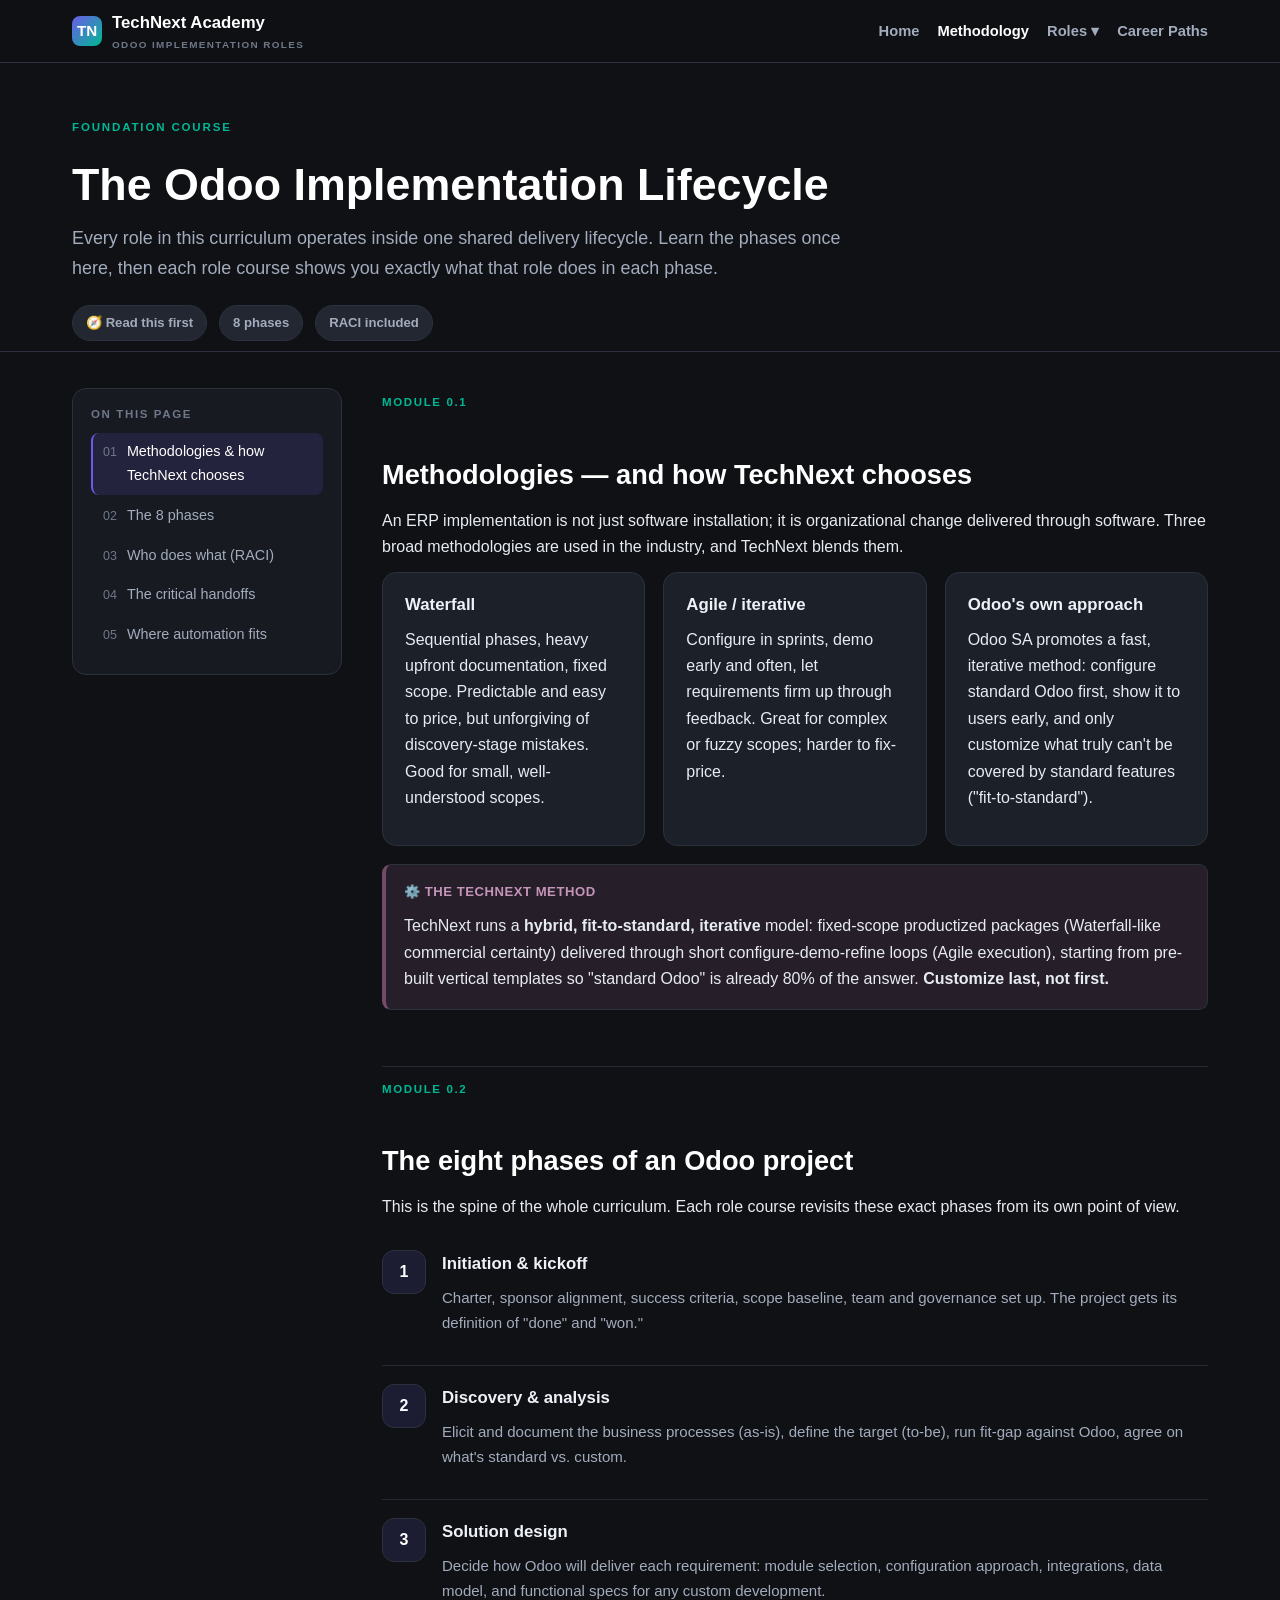
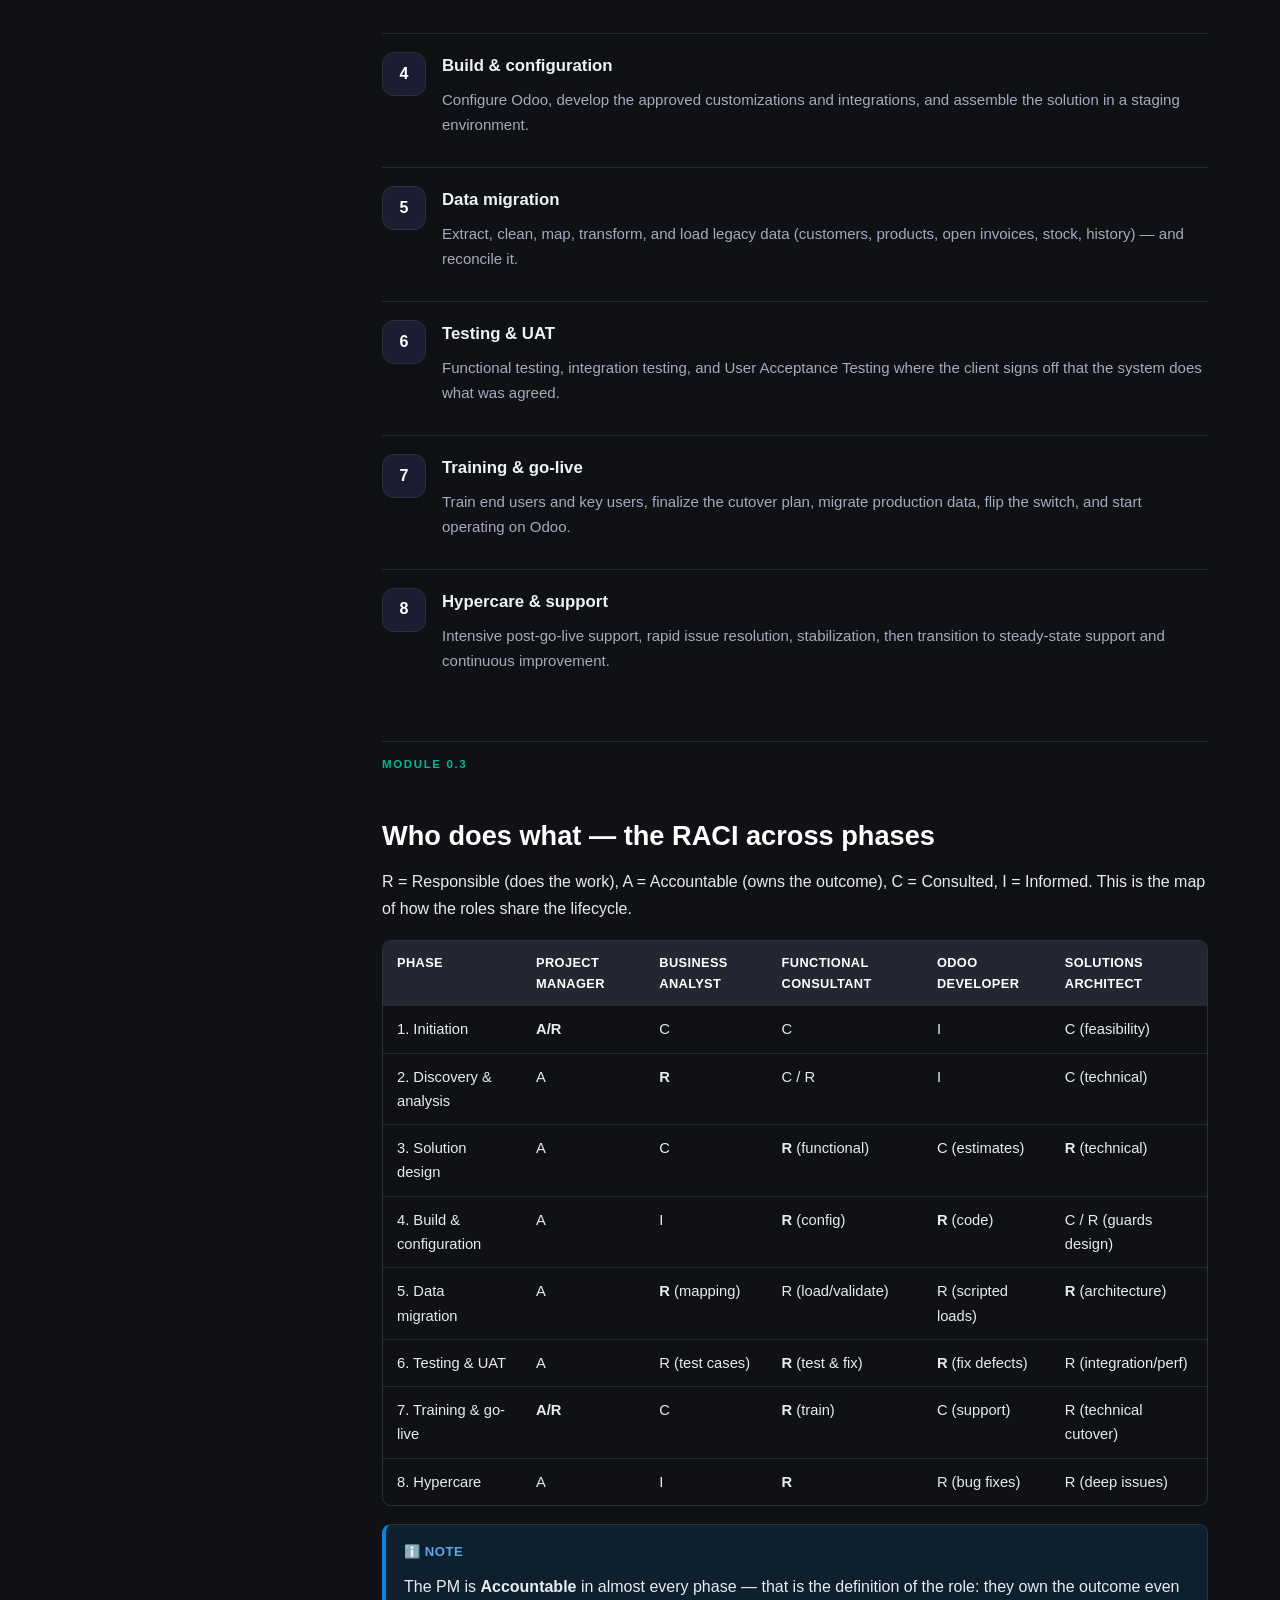
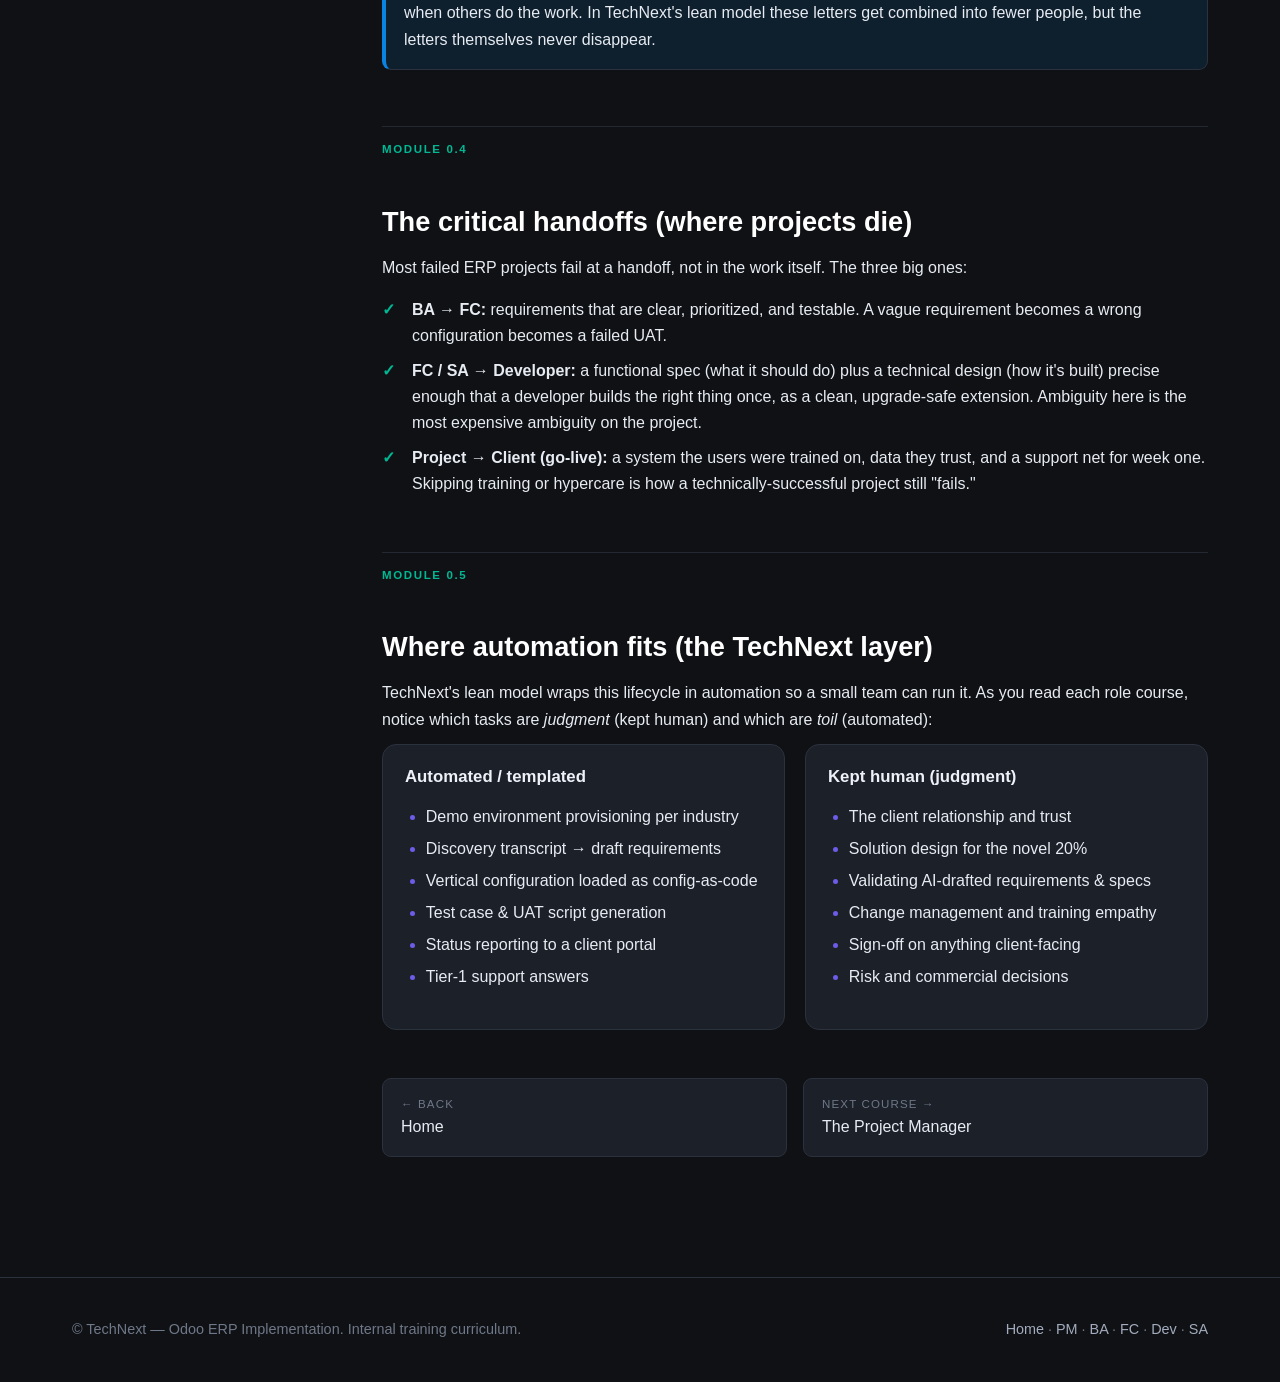
<file: website/methodology.html>
<!DOCTYPE html>
<html lang="en">
<head>
<meta charset="UTF-8" />
<meta name="viewport" content="width=device-width, initial-scale=1.0" />
<title>The Odoo Implementation Lifecycle — TechNext Academy</title>
<meta name="description" content="The end-to-end Odoo ERP implementation methodology used at TechNext, and how the Project Manager, Business Analyst, and Functional Consultant collaborate across every phase." />
<link rel="stylesheet" href="assets/styles.css" />
</head>
<body>
<div class="progress-bar"></div>

<nav class="topnav">
  <div class="inner">
    <a class="brand" href="index.html"><span class="logo">TN</span><span>TechNext Academy<small>Odoo Implementation Roles</small></span></a>
    <button class="nav-toggle" aria-label="Menu">☰</button>
    <div class="navlinks">
      <a href="index.html">Home</a>
      <a href="methodology.html" class="active">Methodology</a>
      <div class="navdrop">
        <button class="navdrop-btn" aria-expanded="false">Roles ▾</button>
        <div class="navdrop-menu">
          <a href="project-manager.html">Project Manager</a>
          <a href="business-analyst.html">Business Analyst</a>
          <a href="functional-consultant.html">Functional Consultant</a>
          <a href="odoo-developer.html">Odoo Developer</a>
          <a href="solutions-architect.html">Solutions Architect</a>
        </div>
      </div>
      <a href="career-paths.html">Career Paths</a>
    </div>
  </div>
</nav>

<header class="course-head">
  <div class="wrap">
    <span class="eyebrow">Foundation Course</span>
    <h1>The Odoo Implementation Lifecycle</h1>
    <p class="lead">Every role in this curriculum operates inside one shared delivery lifecycle. Learn the phases once here, then each role course shows you exactly what that role does in each phase.</p>
    <div class="course-meta">
      <span class="chip">🧭 Read this first</span>
      <span class="chip">8 phases</span>
      <span class="chip">RACI included</span>
    </div>
  </div>
</header>

<div class="wrap">
<div class="course-layout">

  <aside class="toc">
    <h4>On this page</h4>
    <ol>
      <li><a href="#methods">Methodologies &amp; how TechNext chooses</a></li>
      <li><a href="#phases">The 8 phases</a></li>
      <li><a href="#raci">Who does what (RACI)</a></li>
      <li><a href="#handoffs">The critical handoffs</a></li>
      <li><a href="#automation">Where automation fits</a></li>
    </ol>
  </aside>

  <main class="content">

    <section id="methods">
      <span class="module-label">Module 0.1</span>
      <h2>Methodologies — and how TechNext chooses</h2>
      <p>An ERP implementation is not just software installation; it is organizational change delivered through software. Three broad methodologies are used in the industry, and TechNext blends them.</p>
      <div class="grid-3">
        <div class="card"><h4>Waterfall</h4><p>Sequential phases, heavy upfront documentation, fixed scope. Predictable and easy to price, but unforgiving of discovery-stage mistakes. Good for small, well-understood scopes.</p></div>
        <div class="card"><h4>Agile / iterative</h4><p>Configure in sprints, demo early and often, let requirements firm up through feedback. Great for complex or fuzzy scopes; harder to fix-price.</p></div>
        <div class="card"><h4>Odoo's own approach</h4><p>Odoo SA promotes a fast, iterative method: configure standard Odoo first, show it to users early, and only customize what truly can't be covered by standard features ("fit-to-standard").</p></div>
      </div>
      <div class="callout odoo">
        <div class="c-title">⚙️ The TechNext method</div>
        <p>TechNext runs a <strong>hybrid, fit-to-standard, iterative</strong> model: fixed-scope productized packages (Waterfall-like commercial certainty) delivered through short configure-demo-refine loops (Agile execution), starting from pre-built vertical templates so "standard Odoo" is already 80% of the answer. <strong>Customize last, not first.</strong></p>
      </div>
    </section>

    <section id="phases">
      <span class="module-label">Module 0.2</span>
      <h2>The eight phases of an Odoo project</h2>
      <p>This is the spine of the whole curriculum. Each role course revisits these exact phases from its own point of view.</p>

      <div class="phase"><div class="num">1</div><div><h4>Initiation &amp; kickoff</h4><p class="role-do">Charter, sponsor alignment, success criteria, scope baseline, team and governance set up. The project gets its definition of "done" and "won."</p></div></div>
      <div class="phase"><div class="num">2</div><div><h4>Discovery &amp; analysis</h4><p class="role-do">Elicit and document the business processes (as-is), define the target (to-be), run fit-gap against Odoo, agree on what's standard vs. custom.</p></div></div>
      <div class="phase"><div class="num">3</div><div><h4>Solution design</h4><p class="role-do">Decide how Odoo will deliver each requirement: module selection, configuration approach, integrations, data model, and functional specs for any custom development.</p></div></div>
      <div class="phase"><div class="num">4</div><div><h4>Build &amp; configuration</h4><p class="role-do">Configure Odoo, develop the approved customizations and integrations, and assemble the solution in a staging environment.</p></div></div>
      <div class="phase"><div class="num">5</div><div><h4>Data migration</h4><p class="role-do">Extract, clean, map, transform, and load legacy data (customers, products, open invoices, stock, history) — and reconcile it.</p></div></div>
      <div class="phase"><div class="num">6</div><div><h4>Testing &amp; UAT</h4><p class="role-do">Functional testing, integration testing, and User Acceptance Testing where the client signs off that the system does what was agreed.</p></div></div>
      <div class="phase"><div class="num">7</div><div><h4>Training &amp; go-live</h4><p class="role-do">Train end users and key users, finalize the cutover plan, migrate production data, flip the switch, and start operating on Odoo.</p></div></div>
      <div class="phase"><div class="num">8</div><div><h4>Hypercare &amp; support</h4><p class="role-do">Intensive post-go-live support, rapid issue resolution, stabilization, then transition to steady-state support and continuous improvement.</p></div></div>
    </section>

    <section id="raci">
      <span class="module-label">Module 0.3</span>
      <h2>Who does what — the RACI across phases</h2>
      <p>R = Responsible (does the work), A = Accountable (owns the outcome), C = Consulted, I = Informed. This is the map of how the roles share the lifecycle.</p>
      <div class="tbl-wrap">
        <table>
          <thead><tr><th>Phase</th><th>Project Manager</th><th>Business Analyst</th><th>Functional Consultant</th><th>Odoo Developer</th><th>Solutions Architect</th></tr></thead>
          <tbody>
            <tr><td>1. Initiation</td><td><strong>A/R</strong></td><td>C</td><td>C</td><td>I</td><td>C (feasibility)</td></tr>
            <tr><td>2. Discovery &amp; analysis</td><td>A</td><td><strong>R</strong></td><td>C / R</td><td>I</td><td>C (technical)</td></tr>
            <tr><td>3. Solution design</td><td>A</td><td>C</td><td><strong>R</strong> (functional)</td><td>C (estimates)</td><td><strong>R</strong> (technical)</td></tr>
            <tr><td>4. Build &amp; configuration</td><td>A</td><td>I</td><td><strong>R</strong> (config)</td><td><strong>R</strong> (code)</td><td>C / R (guards design)</td></tr>
            <tr><td>5. Data migration</td><td>A</td><td><strong>R</strong> (mapping)</td><td>R (load/validate)</td><td>R (scripted loads)</td><td><strong>R</strong> (architecture)</td></tr>
            <tr><td>6. Testing &amp; UAT</td><td>A</td><td>R (test cases)</td><td><strong>R</strong> (test &amp; fix)</td><td><strong>R</strong> (fix defects)</td><td>R (integration/perf)</td></tr>
            <tr><td>7. Training &amp; go-live</td><td><strong>A/R</strong></td><td>C</td><td><strong>R</strong> (train)</td><td>C (support)</td><td>R (technical cutover)</td></tr>
            <tr><td>8. Hypercare</td><td>A</td><td>I</td><td><strong>R</strong></td><td>R (bug fixes)</td><td>R (deep issues)</td></tr>
          </tbody>
        </table>
      </div>
      <div class="callout info">
        <div class="c-title">ℹ️ Note</div>
        <p>The PM is <strong>Accountable</strong> in almost every phase — that is the definition of the role: they own the outcome even when others do the work. In TechNext's lean model these letters get combined into fewer people, but the letters themselves never disappear.</p>
      </div>
    </section>

    <section id="handoffs">
      <span class="module-label">Module 0.4</span>
      <h2>The critical handoffs (where projects die)</h2>
      <p>Most failed ERP projects fail at a handoff, not in the work itself. The three big ones:</p>
      <ul class="checks">
        <li><strong>BA → FC:</strong> requirements that are clear, prioritized, and testable. A vague requirement becomes a wrong configuration becomes a failed UAT.</li>
        <li><strong>FC / SA → Developer:</strong> a functional spec (what it should do) plus a technical design (how it's built) precise enough that a developer builds the right thing once, as a clean, upgrade-safe extension. Ambiguity here is the most expensive ambiguity on the project.</li>
        <li><strong>Project → Client (go-live):</strong> a system the users were trained on, data they trust, and a support net for week one. Skipping training or hypercare is how a technically-successful project still "fails."</li>
      </ul>
    </section>

    <section id="automation">
      <span class="module-label">Module 0.5</span>
      <h2>Where automation fits (the TechNext layer)</h2>
      <p>TechNext's lean model wraps this lifecycle in automation so a small team can run it. As you read each role course, notice which tasks are <em>judgment</em> (kept human) and which are <em>toil</em> (automated):</p>
      <div class="grid-2">
        <div class="card"><h4>Automated / templated</h4><ul><li>Demo environment provisioning per industry</li><li>Discovery transcript → draft requirements</li><li>Vertical configuration loaded as config-as-code</li><li>Test case &amp; UAT script generation</li><li>Status reporting to a client portal</li><li>Tier-1 support answers</li></ul></div>
        <div class="card"><h4>Kept human (judgment)</h4><ul><li>The client relationship and trust</li><li>Solution design for the novel 20%</li><li>Validating AI-drafted requirements &amp; specs</li><li>Change management and training empathy</li><li>Sign-off on anything client-facing</li><li>Risk and commercial decisions</li></ul></div>
      </div>
    </section>

    <div class="nextprev">
      <a href="index.html"><small>← Back</small> Home</a>
      <a href="project-manager.html"><small>Next course →</small> The Project Manager</a>
    </div>

  </main>
</div>
</div>

<footer class="footer">
  <div class="inner">
    <span>© TechNext — Odoo ERP Implementation. Internal training curriculum.</span>
    <span><a href="index.html">Home</a> · <a href="project-manager.html">PM</a> · <a href="business-analyst.html">BA</a> · <a href="functional-consultant.html">FC</a> · <a href="odoo-developer.html">Dev</a> · <a href="solutions-architect.html">SA</a></span>
  </div>
</footer>

<script src="assets/script.js"></script>
</body>
</html>
</file>
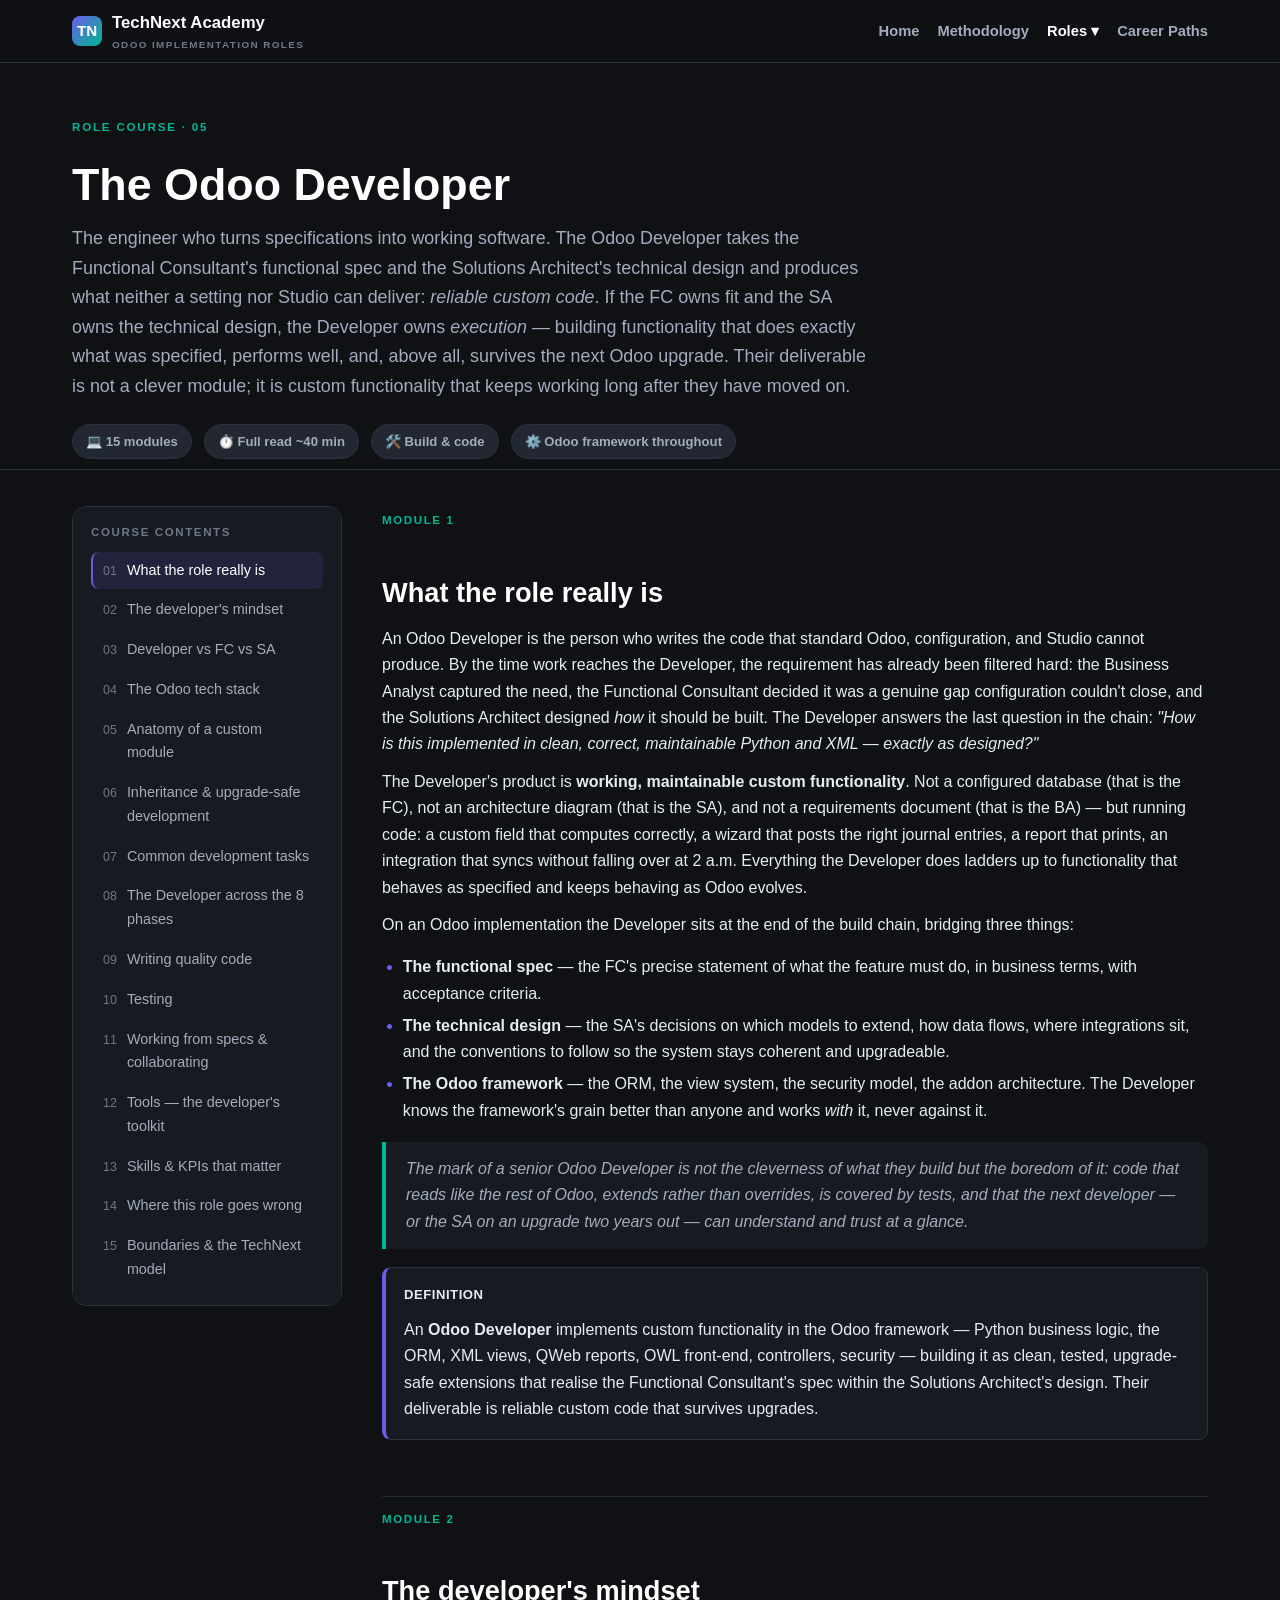
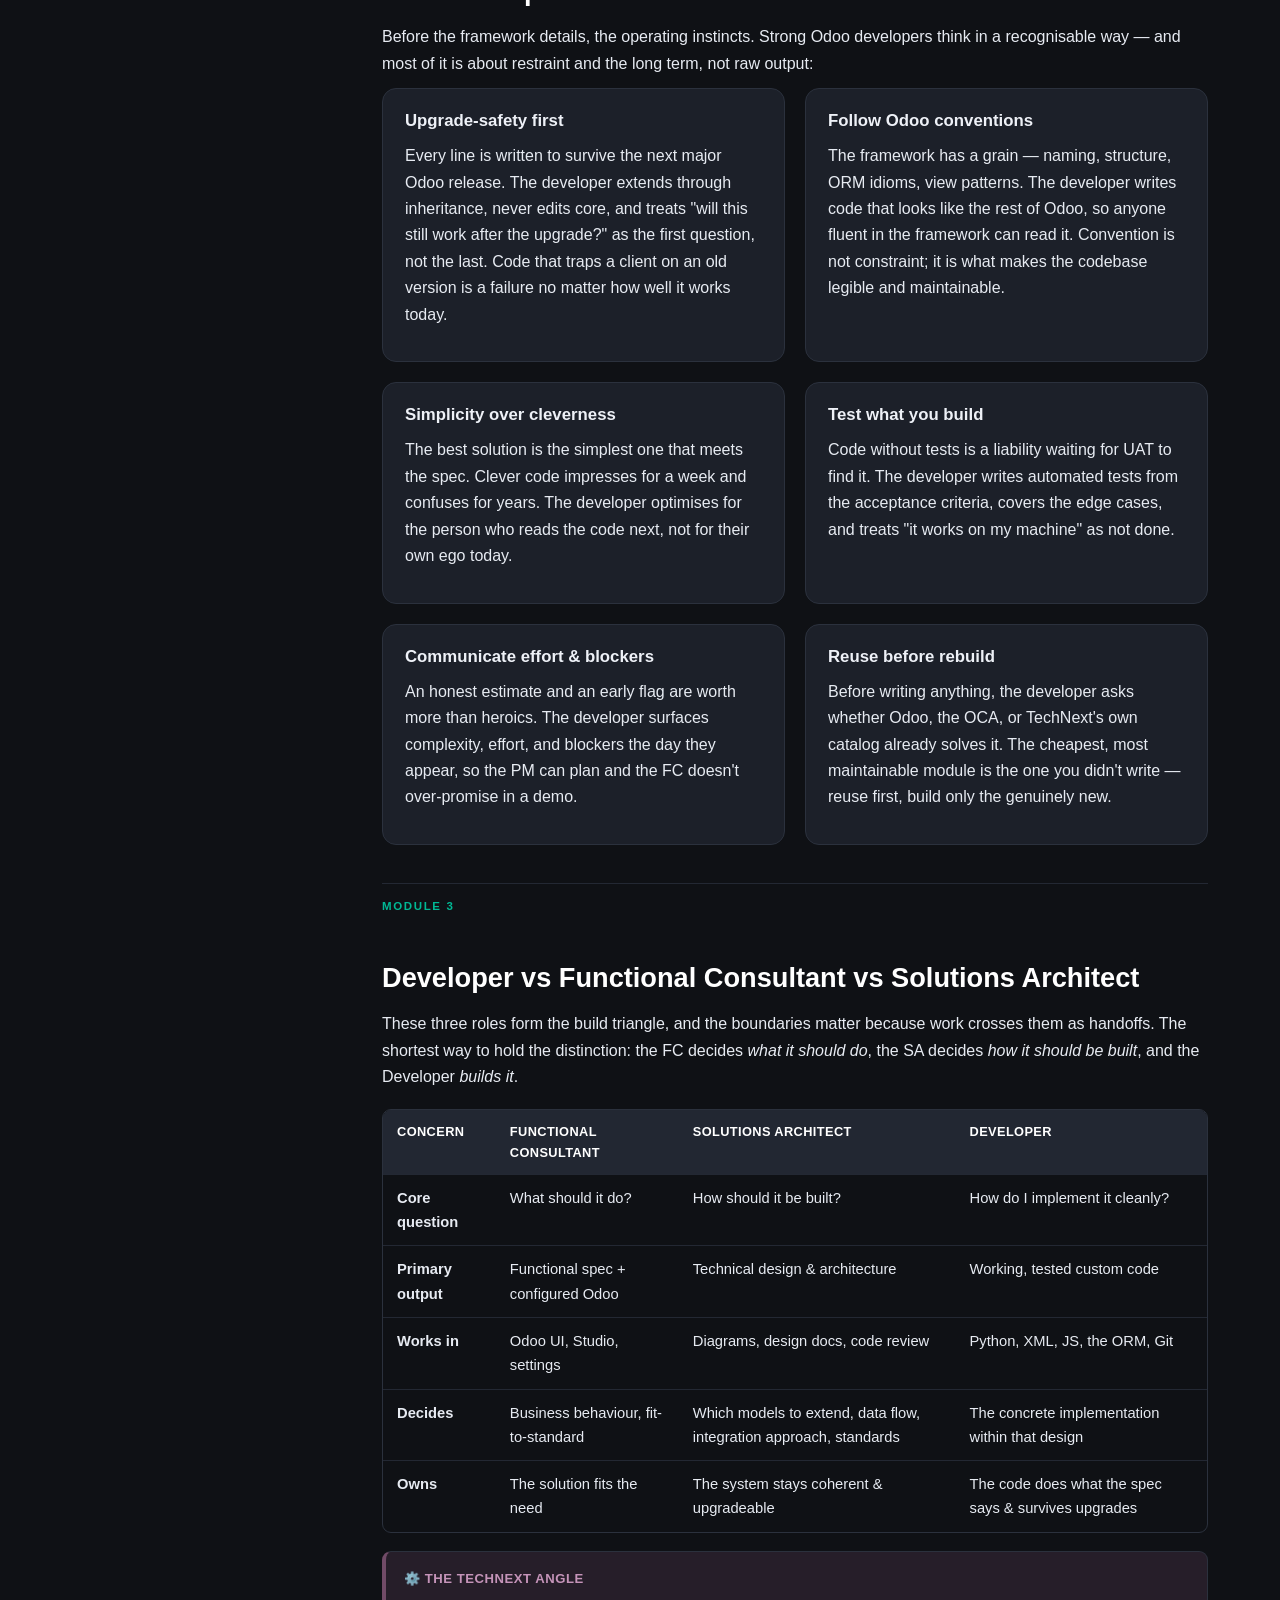
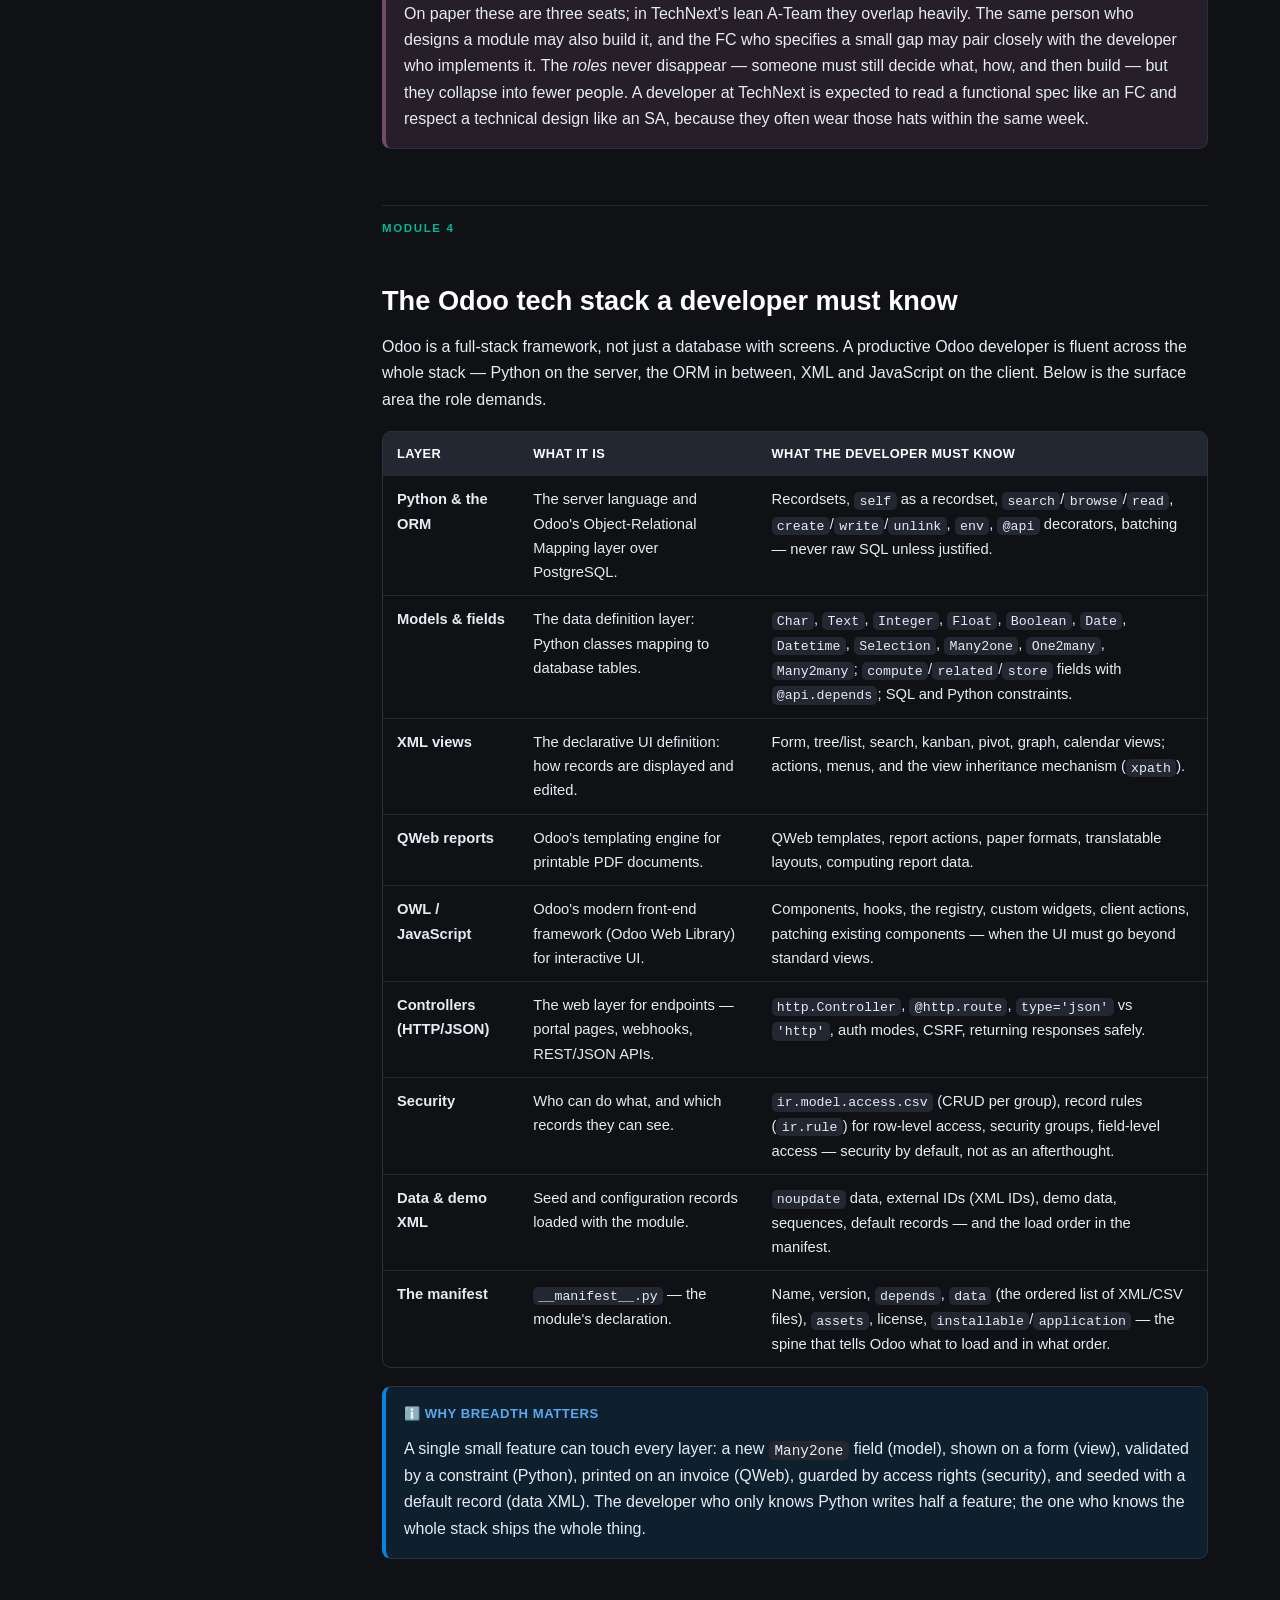
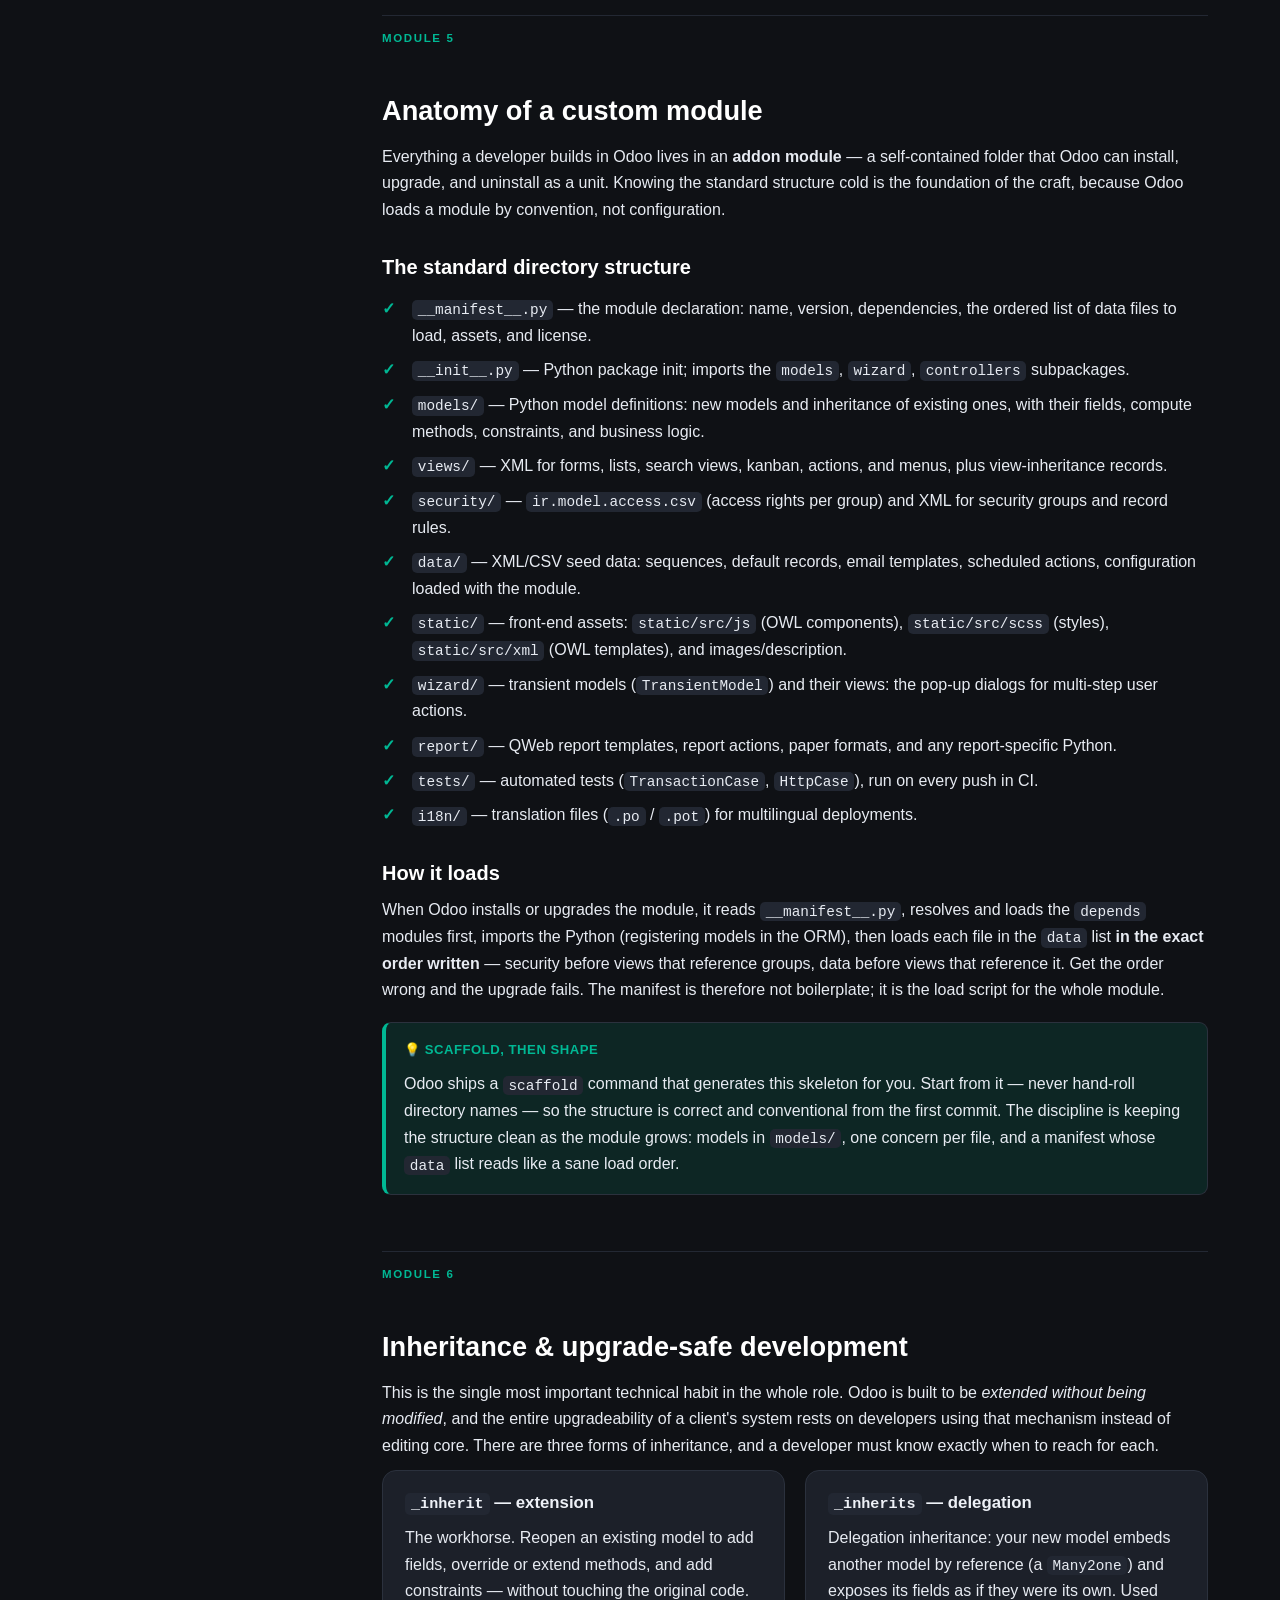
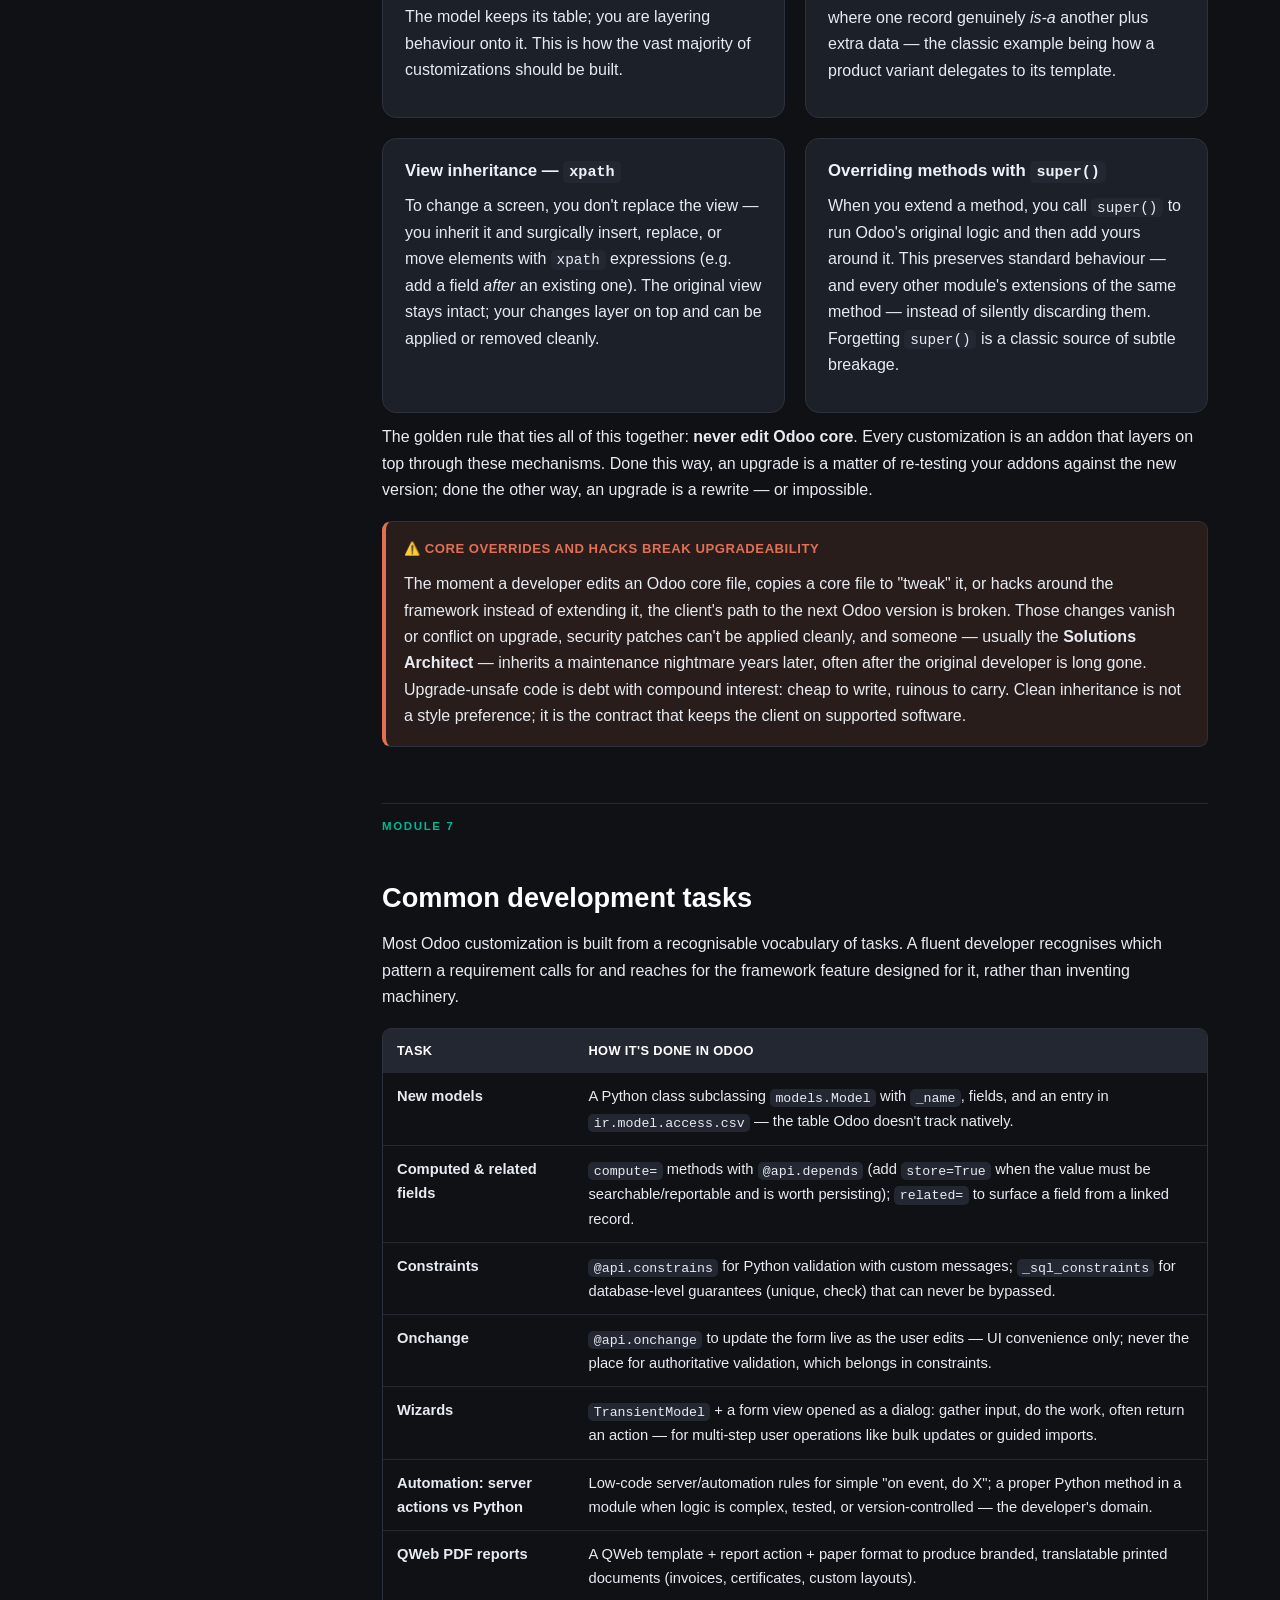
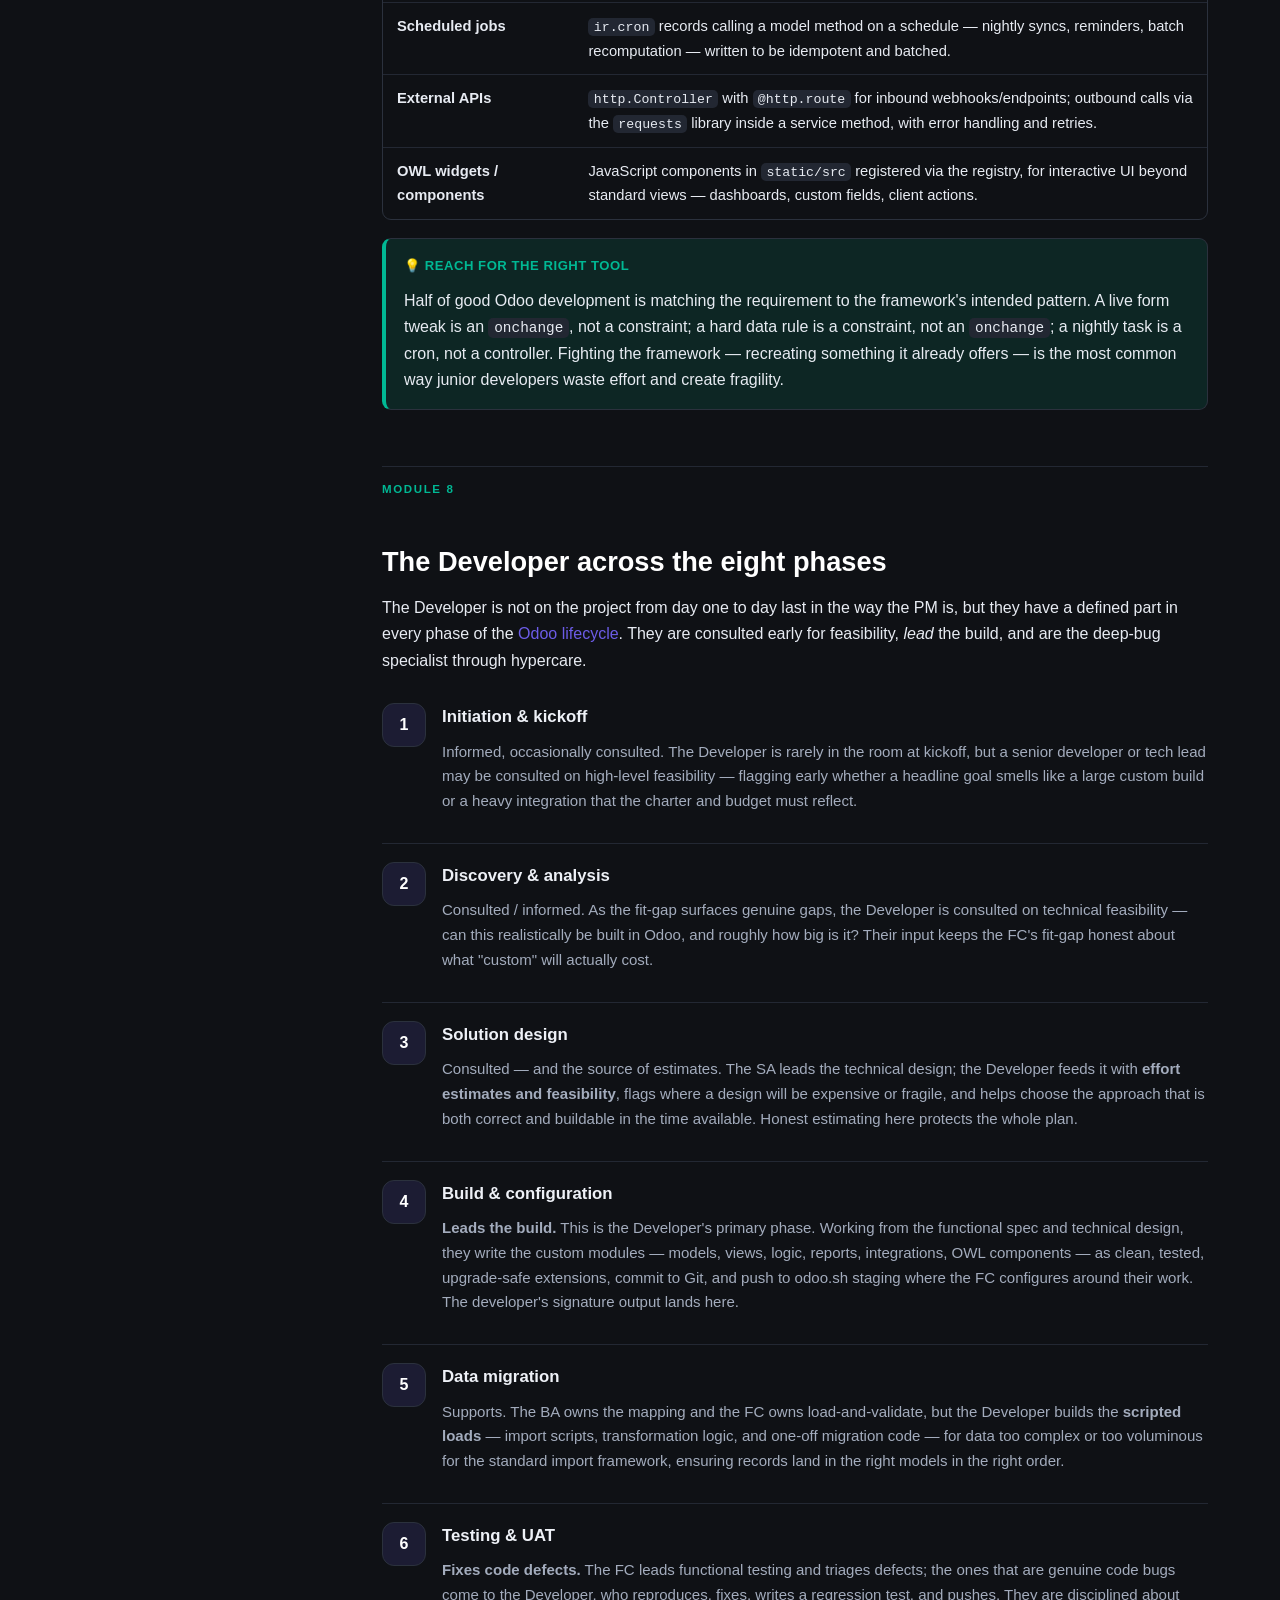
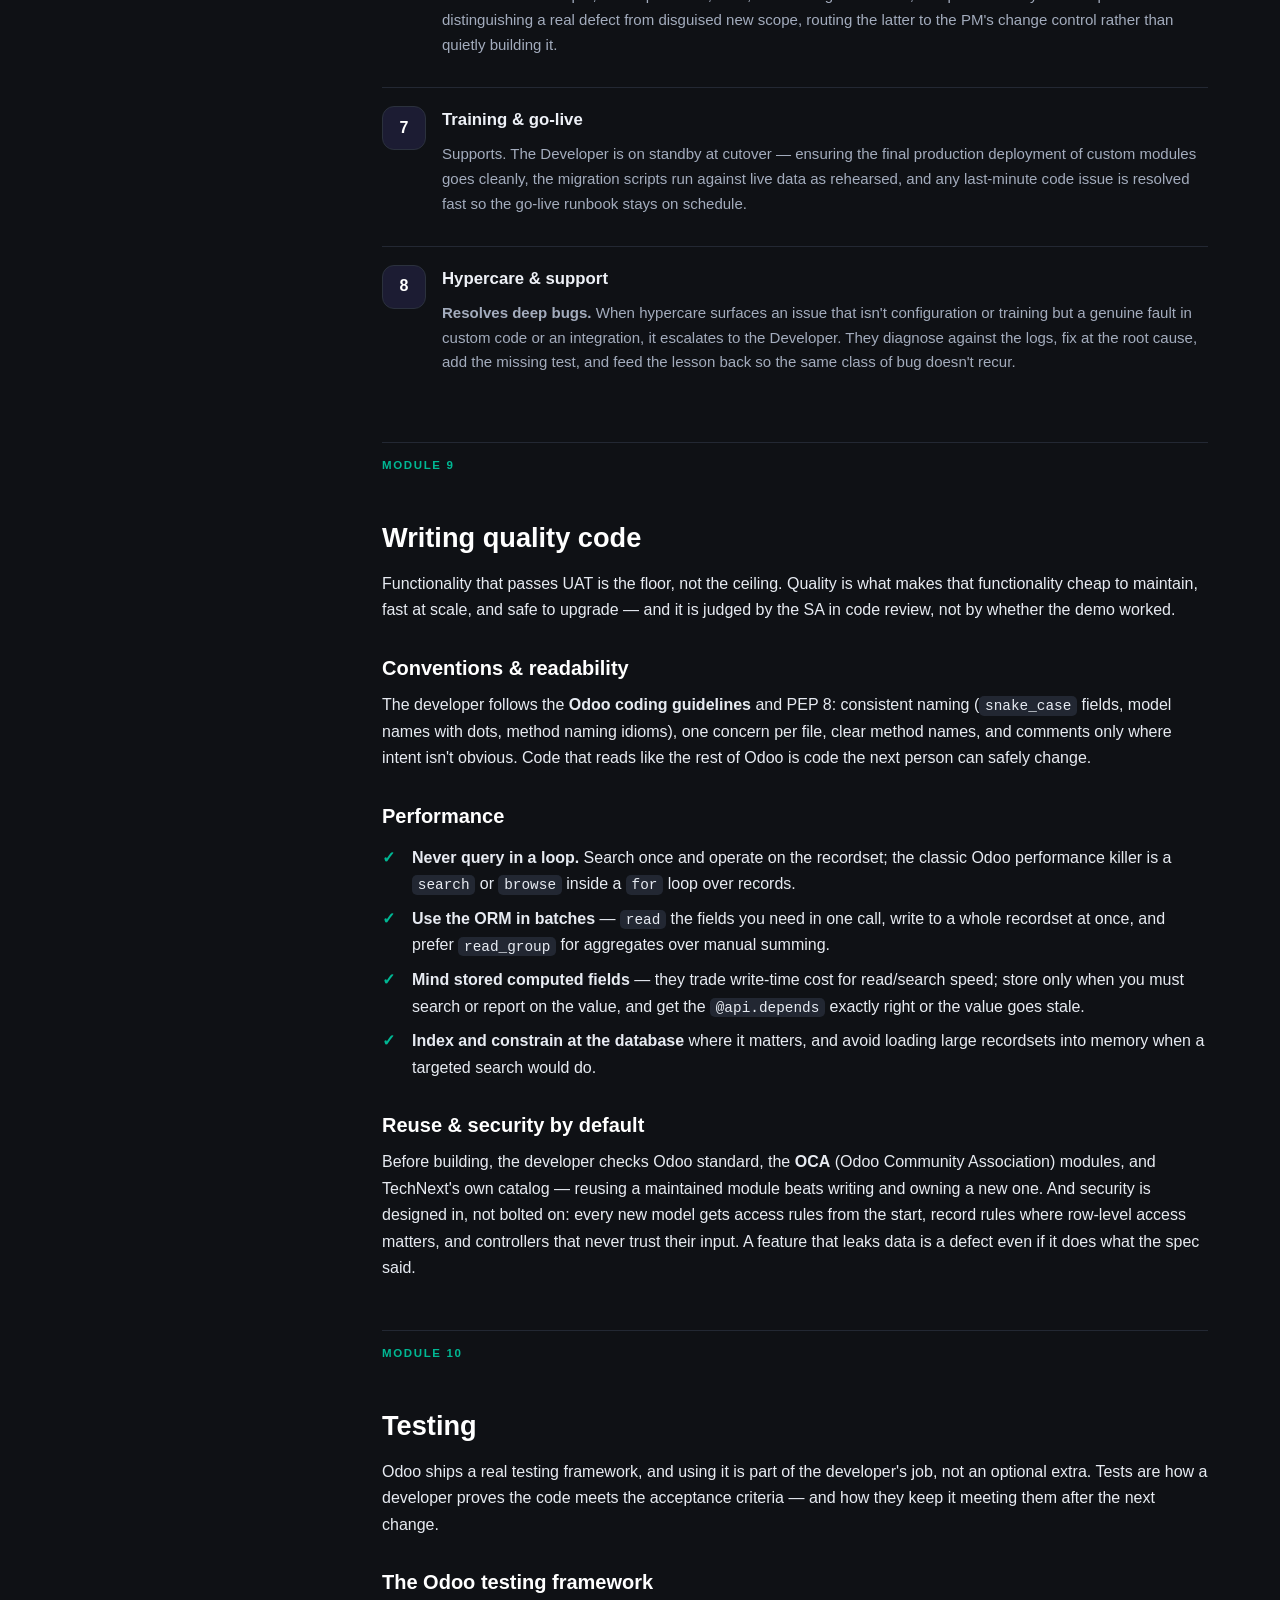
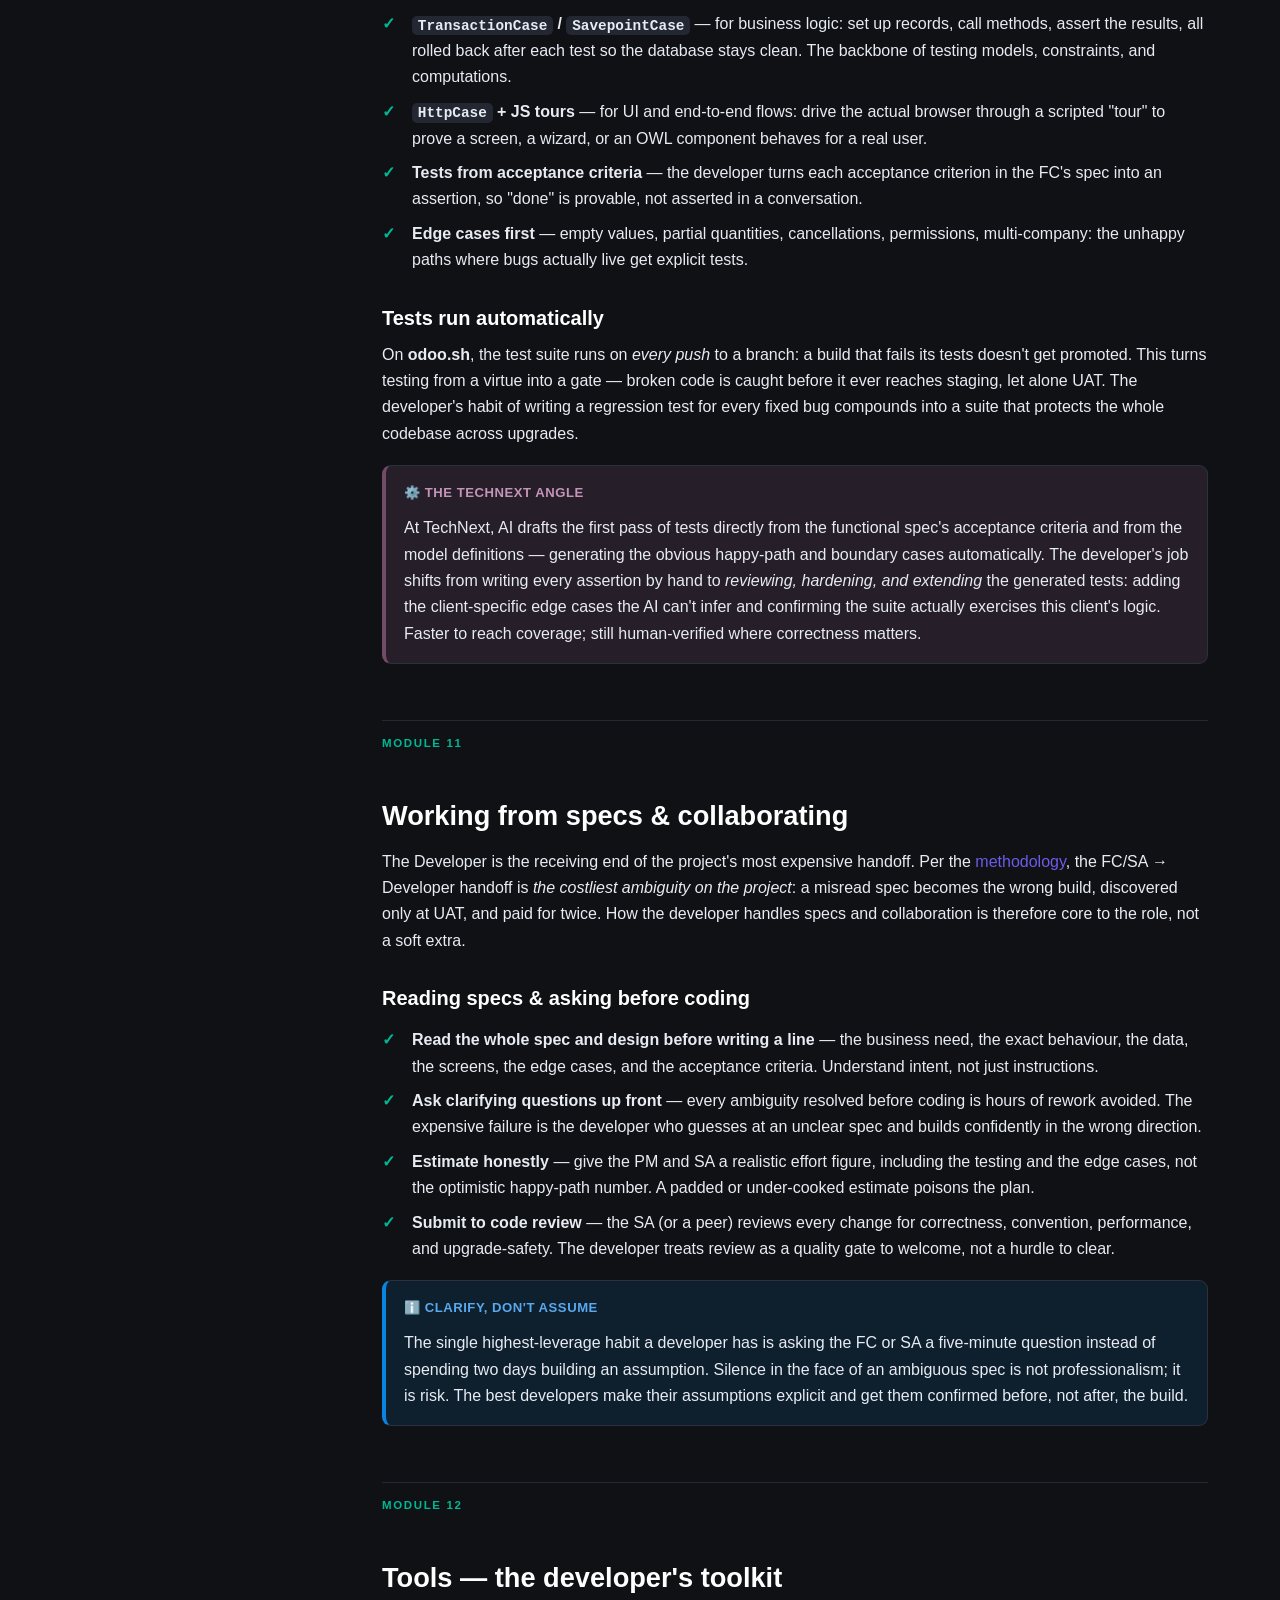
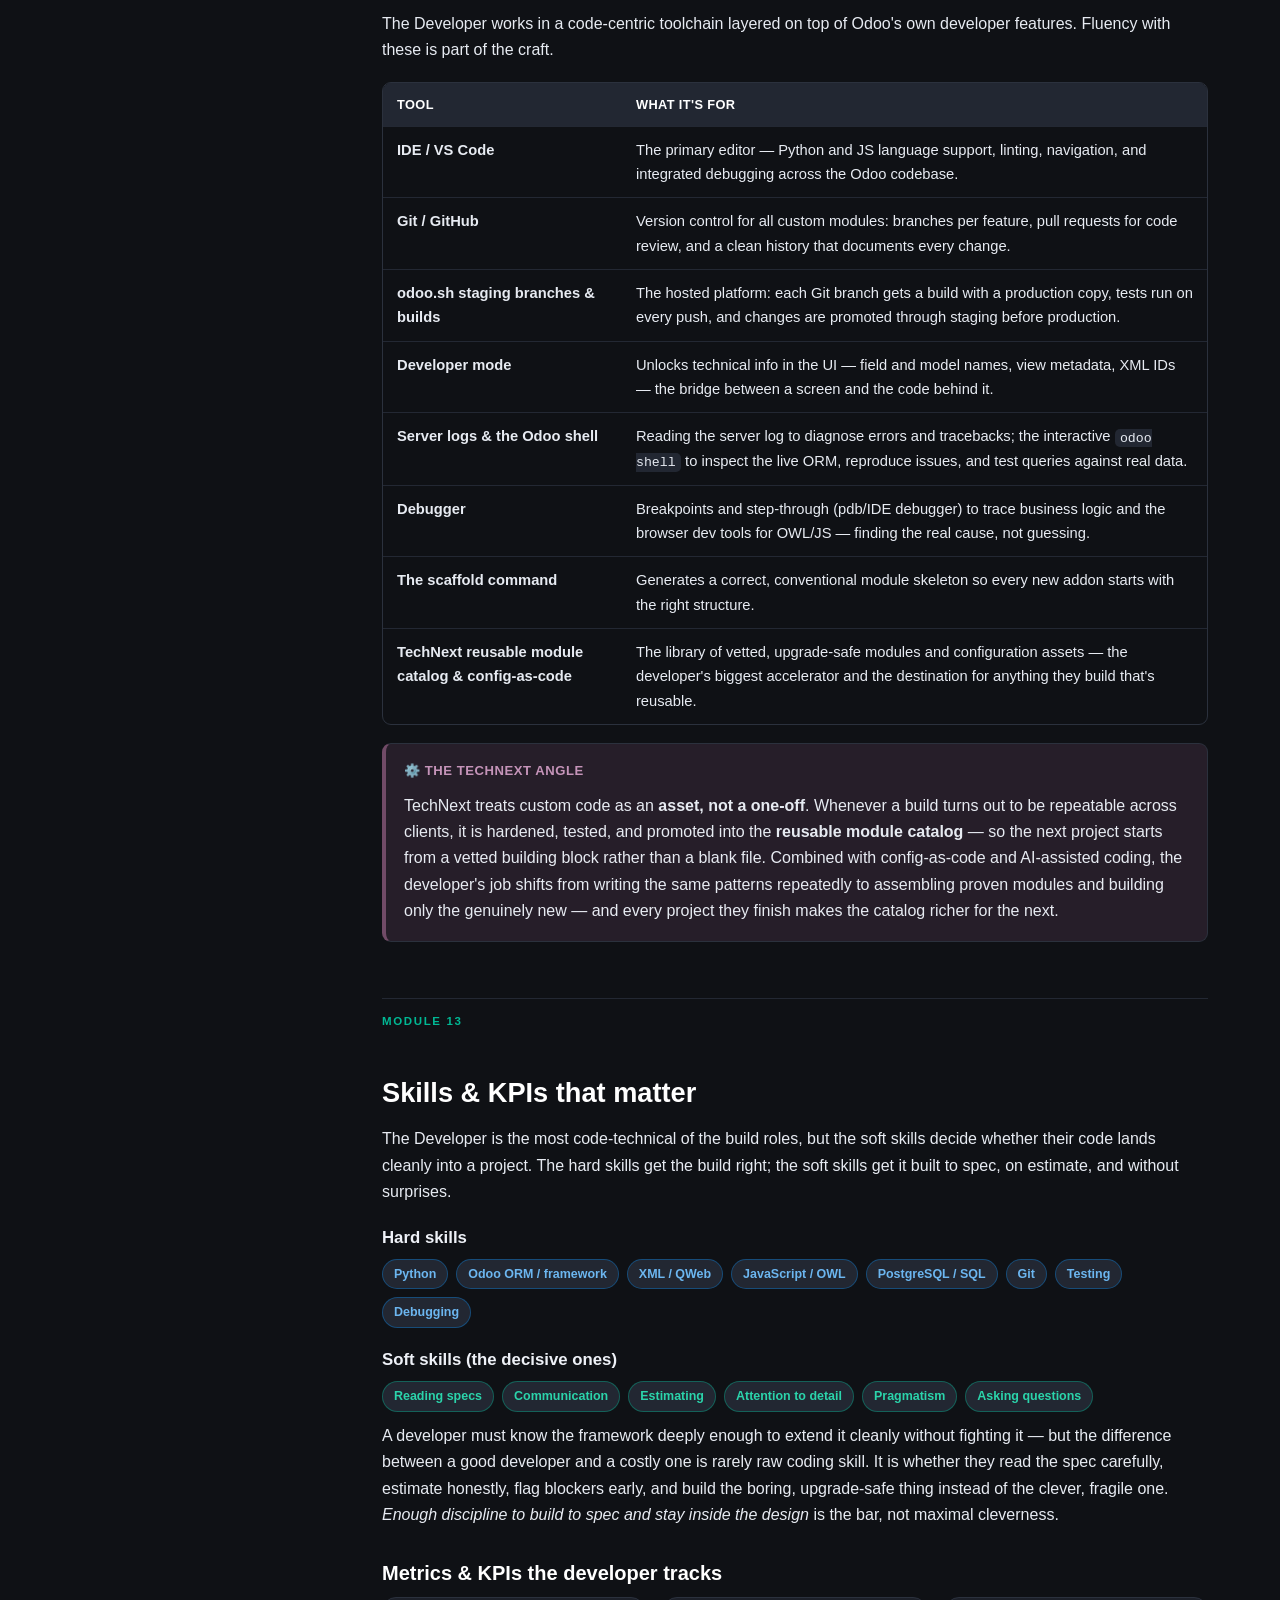
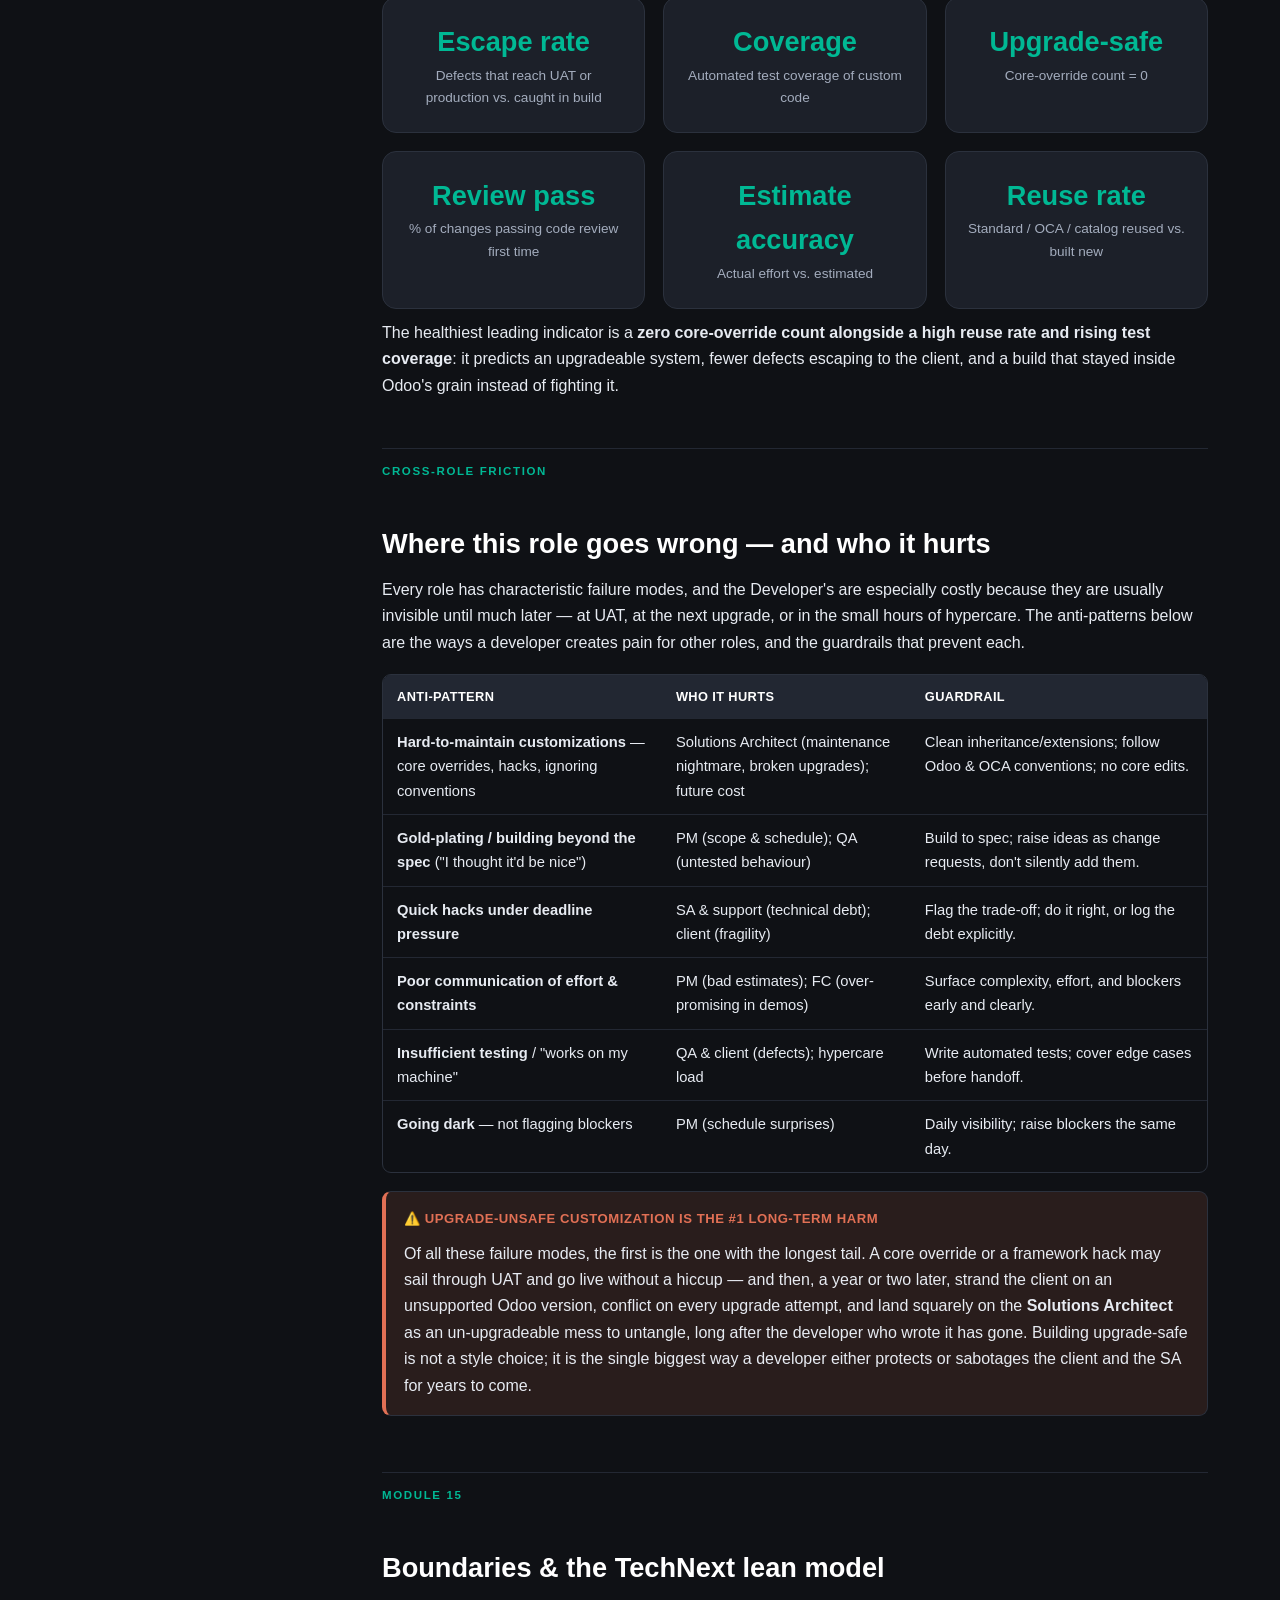
<file: website/odoo-developer.html>
<!DOCTYPE html>
<html lang="en">
<head>
<meta charset="UTF-8" />
<meta name="viewport" content="width=device-width, initial-scale=1.0" />
<title>The Odoo Developer — TechNext Academy</title>
<meta name="description" content="A comprehensive course on the Odoo Developer role in an Odoo ERP implementation: the developer mindset, the Odoo tech stack, module anatomy, upgrade-safe inheritance, common development tasks, quality, testing, collaboration, tools, skills, KPIs, cross-role friction, and boundaries — in the context of TechNext." />
<link rel="stylesheet" href="assets/styles.css" />
</head>
<body>
<div class="progress-bar"></div>

<nav class="topnav">
  <div class="inner">
    <a class="brand" href="index.html"><span class="logo">TN</span><span>TechNext Academy<small>Odoo Implementation Roles</small></span></a>
    <button class="nav-toggle" aria-label="Menu">☰</button>
    <div class="navlinks">
      <a href="index.html">Home</a>
      <a href="methodology.html">Methodology</a>
      <div class="navdrop">
        <button class="navdrop-btn active" aria-expanded="false">Roles ▾</button>
        <div class="navdrop-menu">
          <a href="project-manager.html">Project Manager</a>
          <a href="business-analyst.html">Business Analyst</a>
          <a href="functional-consultant.html">Functional Consultant</a>
          <a href="odoo-developer.html" class="active">Odoo Developer</a>
          <a href="solutions-architect.html">Solutions Architect</a>
        </div>
      </div>
      <a href="career-paths.html">Career Paths</a>
    </div>
  </div>
</nav>

<header class="course-head">
  <div class="wrap">
    <span class="eyebrow">Role Course · 05</span>
    <h1>The Odoo Developer</h1>
    <p class="lead">The engineer who turns specifications into working software. The Odoo Developer takes the Functional Consultant's functional spec and the Solutions Architect's technical design and produces what neither a setting nor Studio can deliver: <em>reliable custom code</em>. If the FC owns fit and the SA owns the technical design, the Developer owns <em>execution</em> — building functionality that does exactly what was specified, performs well, and, above all, survives the next Odoo upgrade. Their deliverable is not a clever module; it is custom functionality that keeps working long after they have moved on.</p>
    <div class="course-meta">
      <span class="chip">💻 15 modules</span>
      <span class="chip">⏱️ Full read ~40 min</span>
      <span class="chip">🛠️ Build &amp; code</span>
      <span class="chip">⚙️ Odoo framework throughout</span>
    </div>
  </div>
</header>

<div class="wrap">
<div class="course-layout">

  <aside class="toc">
    <h4>Course contents</h4>
    <ol>
      <li><a href="#what">What the role really is</a></li>
      <li><a href="#mindset">The developer's mindset</a></li>
      <li><a href="#vs">Developer vs FC vs SA</a></li>
      <li><a href="#stack">The Odoo tech stack</a></li>
      <li><a href="#anatomy">Anatomy of a custom module</a></li>
      <li><a href="#inheritance">Inheritance &amp; upgrade-safe development</a></li>
      <li><a href="#tasks">Common development tasks</a></li>
      <li><a href="#lifecycle">The Developer across the 8 phases</a></li>
      <li><a href="#quality">Writing quality code</a></li>
      <li><a href="#testing">Testing</a></li>
      <li><a href="#collaborating">Working from specs &amp; collaborating</a></li>
      <li><a href="#tools">Tools — the developer's toolkit</a></li>
      <li><a href="#skills">Skills &amp; KPIs that matter</a></li>
      <li><a href="#friction">Where this role goes wrong</a></li>
      <li><a href="#boundaries">Boundaries &amp; the TechNext model</a></li>
    </ol>
  </aside>

  <main class="content">

    <section id="what">
      <span class="module-label">Module 1</span>
      <h2>What the role really is</h2>
      <p>An Odoo Developer is the person who writes the code that standard Odoo, configuration, and Studio cannot produce. By the time work reaches the Developer, the requirement has already been filtered hard: the Business Analyst captured the need, the Functional Consultant decided it was a genuine gap configuration couldn't close, and the Solutions Architect designed <em>how</em> it should be built. The Developer answers the last question in the chain: <em>"How is this implemented in clean, correct, maintainable Python and XML — exactly as designed?"</em></p>
      <p>The Developer's product is <strong>working, maintainable custom functionality</strong>. Not a configured database (that is the FC), not an architecture diagram (that is the SA), and not a requirements document (that is the BA) — but running code: a custom field that computes correctly, a wizard that posts the right journal entries, a report that prints, an integration that syncs without falling over at 2 a.m. Everything the Developer does ladders up to functionality that behaves as specified and keeps behaving as Odoo evolves.</p>
      <p>On an Odoo implementation the Developer sits at the end of the build chain, bridging three things:</p>
      <ul>
        <li><strong>The functional spec</strong> — the FC's precise statement of what the feature must do, in business terms, with acceptance criteria.</li>
        <li><strong>The technical design</strong> — the SA's decisions on which models to extend, how data flows, where integrations sit, and the conventions to follow so the system stays coherent and upgradeable.</li>
        <li><strong>The Odoo framework</strong> — the ORM, the view system, the security model, the addon architecture. The Developer knows the framework's grain better than anyone and works <em>with</em> it, never against it.</li>
      </ul>
      <blockquote>The mark of a senior Odoo Developer is not the cleverness of what they build but the <em>boredom</em> of it: code that reads like the rest of Odoo, extends rather than overrides, is covered by tests, and that the next developer — or the SA on an upgrade two years out — can understand and trust at a glance.</blockquote>
      <div class="callout">
        <div class="c-title">Definition</div>
        <p>An <strong>Odoo Developer</strong> implements custom functionality in the Odoo framework — Python business logic, the ORM, XML views, QWeb reports, OWL front-end, controllers, security — building it as clean, tested, upgrade-safe extensions that realise the Functional Consultant's spec within the Solutions Architect's design. Their deliverable is reliable custom code that survives upgrades.</p>
      </div>
    </section>

    <section id="mindset">
      <span class="module-label">Module 2</span>
      <h2>The developer's mindset</h2>
      <p>Before the framework details, the operating instincts. Strong Odoo developers think in a recognisable way — and most of it is about restraint and the long term, not raw output:</p>
      <div class="grid-2">
        <div class="card"><h4>Upgrade-safety first</h4><p>Every line is written to survive the next major Odoo release. The developer extends through inheritance, never edits core, and treats "will this still work after the upgrade?" as the first question, not the last. Code that traps a client on an old version is a failure no matter how well it works today.</p></div>
        <div class="card"><h4>Follow Odoo conventions</h4><p>The framework has a grain — naming, structure, ORM idioms, view patterns. The developer writes code that looks like the rest of Odoo, so anyone fluent in the framework can read it. Convention is not constraint; it is what makes the codebase legible and maintainable.</p></div>
        <div class="card"><h4>Simplicity over cleverness</h4><p>The best solution is the simplest one that meets the spec. Clever code impresses for a week and confuses for years. The developer optimises for the person who reads the code next, not for their own ego today.</p></div>
        <div class="card"><h4>Test what you build</h4><p>Code without tests is a liability waiting for UAT to find it. The developer writes automated tests from the acceptance criteria, covers the edge cases, and treats "it works on my machine" as not done.</p></div>
        <div class="card"><h4>Communicate effort &amp; blockers</h4><p>An honest estimate and an early flag are worth more than heroics. The developer surfaces complexity, effort, and blockers the day they appear, so the PM can plan and the FC doesn't over-promise in a demo.</p></div>
        <div class="card"><h4>Reuse before rebuild</h4><p>Before writing anything, the developer asks whether Odoo, the OCA, or TechNext's own catalog already solves it. The cheapest, most maintainable module is the one you didn't write — reuse first, build only the genuinely new.</p></div>
      </div>
    </section>

    <section id="vs">
      <span class="module-label">Module 3</span>
      <h2>Developer vs Functional Consultant vs Solutions Architect</h2>
      <p>These three roles form the build triangle, and the boundaries matter because work crosses them as handoffs. The shortest way to hold the distinction: the FC decides <em>what it should do</em>, the SA decides <em>how it should be built</em>, and the Developer <em>builds it</em>.</p>
      <div class="tbl-wrap">
        <table>
          <thead><tr><th>Concern</th><th>Functional Consultant</th><th>Solutions Architect</th><th>Developer</th></tr></thead>
          <tbody>
            <tr><td><strong>Core question</strong></td><td>What should it do?</td><td>How should it be built?</td><td>How do I implement it cleanly?</td></tr>
            <tr><td><strong>Primary output</strong></td><td>Functional spec + configured Odoo</td><td>Technical design &amp; architecture</td><td>Working, tested custom code</td></tr>
            <tr><td><strong>Works in</strong></td><td>Odoo UI, Studio, settings</td><td>Diagrams, design docs, code review</td><td>Python, XML, JS, the ORM, Git</td></tr>
            <tr><td><strong>Decides</strong></td><td>Business behaviour, fit-to-standard</td><td>Which models to extend, data flow, integration approach, standards</td><td>The concrete implementation within that design</td></tr>
            <tr><td><strong>Owns</strong></td><td>The solution fits the need</td><td>The system stays coherent &amp; upgradeable</td><td>The code does what the spec says &amp; survives upgrades</td></tr>
          </tbody>
        </table>
      </div>
      <div class="callout odoo">
        <div class="c-title">⚙️ The TechNext angle</div>
        <p>On paper these are three seats; in TechNext's lean A-Team they overlap heavily. The same person who designs a module may also build it, and the FC who specifies a small gap may pair closely with the developer who implements it. The <em>roles</em> never disappear — someone must still decide what, how, and then build — but they collapse into fewer people. A developer at TechNext is expected to read a functional spec like an FC and respect a technical design like an SA, because they often wear those hats within the same week.</p>
      </div>
    </section>

    <section id="stack">
      <span class="module-label">Module 4</span>
      <h2>The Odoo tech stack a developer must know</h2>
      <p>Odoo is a full-stack framework, not just a database with screens. A productive Odoo developer is fluent across the whole stack — Python on the server, the ORM in between, XML and JavaScript on the client. Below is the surface area the role demands.</p>
      <div class="tbl-wrap">
        <table>
          <thead><tr><th>Layer</th><th>What it is</th><th>What the developer must know</th></tr></thead>
          <tbody>
            <tr><td><strong>Python &amp; the ORM</strong></td><td>The server language and Odoo's Object-Relational Mapping layer over PostgreSQL.</td><td>Recordsets, <code>self</code> as a recordset, <code>search</code>/<code>browse</code>/<code>read</code>, <code>create</code>/<code>write</code>/<code>unlink</code>, <code>env</code>, <code>@api</code> decorators, batching — never raw SQL unless justified.</td></tr>
            <tr><td><strong>Models &amp; fields</strong></td><td>The data definition layer: Python classes mapping to database tables.</td><td><code>Char</code>, <code>Text</code>, <code>Integer</code>, <code>Float</code>, <code>Boolean</code>, <code>Date</code>, <code>Datetime</code>, <code>Selection</code>, <code>Many2one</code>, <code>One2many</code>, <code>Many2many</code>; <code>compute</code>/<code>related</code>/<code>store</code> fields with <code>@api.depends</code>; SQL and Python constraints.</td></tr>
            <tr><td><strong>XML views</strong></td><td>The declarative UI definition: how records are displayed and edited.</td><td>Form, tree/list, search, kanban, pivot, graph, calendar views; actions, menus, and the view inheritance mechanism (<code>xpath</code>).</td></tr>
            <tr><td><strong>QWeb reports</strong></td><td>Odoo's templating engine for printable PDF documents.</td><td>QWeb templates, report actions, paper formats, translatable layouts, computing report data.</td></tr>
            <tr><td><strong>OWL / JavaScript</strong></td><td>Odoo's modern front-end framework (Odoo Web Library) for interactive UI.</td><td>Components, hooks, the registry, custom widgets, client actions, patching existing components — when the UI must go beyond standard views.</td></tr>
            <tr><td><strong>Controllers (HTTP/JSON)</strong></td><td>The web layer for endpoints — portal pages, webhooks, REST/JSON APIs.</td><td><code>http.Controller</code>, <code>@http.route</code>, <code>type='json'</code> vs <code>'http'</code>, auth modes, CSRF, returning responses safely.</td></tr>
            <tr><td><strong>Security</strong></td><td>Who can do what, and which records they can see.</td><td><code>ir.model.access.csv</code> (CRUD per group), record rules (<code>ir.rule</code>) for row-level access, security groups, field-level access — security by default, not as an afterthought.</td></tr>
            <tr><td><strong>Data &amp; demo XML</strong></td><td>Seed and configuration records loaded with the module.</td><td><code>noupdate</code> data, external IDs (XML IDs), demo data, sequences, default records — and the load order in the manifest.</td></tr>
            <tr><td><strong>The manifest</strong></td><td><code>__manifest__.py</code> — the module's declaration.</td><td>Name, version, <code>depends</code>, <code>data</code> (the ordered list of XML/CSV files), <code>assets</code>, license, <code>installable</code>/<code>application</code> — the spine that tells Odoo what to load and in what order.</td></tr>
          </tbody>
        </table>
      </div>
      <div class="callout info">
        <div class="c-title">ℹ️ Why breadth matters</div>
        <p>A single small feature can touch every layer: a new <code>Many2one</code> field (model), shown on a form (view), validated by a constraint (Python), printed on an invoice (QWeb), guarded by access rights (security), and seeded with a default record (data XML). The developer who only knows Python writes half a feature; the one who knows the whole stack ships the whole thing.</p>
      </div>
    </section>

    <section id="anatomy">
      <span class="module-label">Module 5</span>
      <h2>Anatomy of a custom module</h2>
      <p>Everything a developer builds in Odoo lives in an <strong>addon module</strong> — a self-contained folder that Odoo can install, upgrade, and uninstall as a unit. Knowing the standard structure cold is the foundation of the craft, because Odoo loads a module by convention, not configuration.</p>
      <h3>The standard directory structure</h3>
      <ul class="checks">
        <li><code>__manifest__.py</code> — the module declaration: name, version, dependencies, the ordered list of data files to load, assets, and license.</li>
        <li><code>__init__.py</code> — Python package init; imports the <code>models</code>, <code>wizard</code>, <code>controllers</code> subpackages.</li>
        <li><code>models/</code> — Python model definitions: new models and inheritance of existing ones, with their fields, compute methods, constraints, and business logic.</li>
        <li><code>views/</code> — XML for forms, lists, search views, kanban, actions, and menus, plus view-inheritance records.</li>
        <li><code>security/</code> — <code>ir.model.access.csv</code> (access rights per group) and XML for security groups and record rules.</li>
        <li><code>data/</code> — XML/CSV seed data: sequences, default records, email templates, scheduled actions, configuration loaded with the module.</li>
        <li><code>static/</code> — front-end assets: <code>static/src/js</code> (OWL components), <code>static/src/scss</code> (styles), <code>static/src/xml</code> (OWL templates), and images/description.</li>
        <li><code>wizard/</code> — transient models (<code>TransientModel</code>) and their views: the pop-up dialogs for multi-step user actions.</li>
        <li><code>report/</code> — QWeb report templates, report actions, paper formats, and any report-specific Python.</li>
        <li><code>tests/</code> — automated tests (<code>TransactionCase</code>, <code>HttpCase</code>), run on every push in CI.</li>
        <li><code>i18n/</code> — translation files (<code>.po</code> / <code>.pot</code>) for multilingual deployments.</li>
      </ul>
      <h3>How it loads</h3>
      <p>When Odoo installs or upgrades the module, it reads <code>__manifest__.py</code>, resolves and loads the <code>depends</code> modules first, imports the Python (registering models in the ORM), then loads each file in the <code>data</code> list <strong>in the exact order written</strong> — security before views that reference groups, data before views that reference it. Get the order wrong and the upgrade fails. The manifest is therefore not boilerplate; it is the load script for the whole module.</p>
      <div class="callout tip">
        <div class="c-title">💡 Scaffold, then shape</div>
        <p>Odoo ships a <code>scaffold</code> command that generates this skeleton for you. Start from it — never hand-roll directory names — so the structure is correct and conventional from the first commit. The discipline is keeping the structure clean as the module grows: models in <code>models/</code>, one concern per file, and a manifest whose <code>data</code> list reads like a sane load order.</p>
      </div>
    </section>

    <section id="inheritance">
      <span class="module-label">Module 6</span>
      <h2>Inheritance &amp; upgrade-safe development</h2>
      <p>This is the single most important technical habit in the whole role. Odoo is built to be <em>extended without being modified</em>, and the entire upgradeability of a client's system rests on developers using that mechanism instead of editing core. There are three forms of inheritance, and a developer must know exactly when to reach for each.</p>
      <div class="grid-2">
        <div class="card"><h4><code>_inherit</code> — extension</h4><p>The workhorse. Reopen an existing model to add fields, override or extend methods, and add constraints — without touching the original code. The model keeps its table; you are layering behaviour onto it. This is how the vast majority of customizations should be built.</p></div>
        <div class="card"><h4><code>_inherits</code> — delegation</h4><p>Delegation inheritance: your new model embeds another model by reference (a <code>Many2one</code>) and exposes its fields as if they were its own. Used where one record genuinely <em>is-a</em> another plus extra data — the classic example being how a product variant delegates to its template.</p></div>
        <div class="card"><h4>View inheritance — <code>xpath</code></h4><p>To change a screen, you don't replace the view — you inherit it and surgically insert, replace, or move elements with <code>xpath</code> expressions (e.g. add a field <em>after</em> an existing one). The original view stays intact; your changes layer on top and can be applied or removed cleanly.</p></div>
        <div class="card"><h4>Overriding methods with <code>super()</code></h4><p>When you extend a method, you call <code>super()</code> to run Odoo's original logic and then add yours around it. This preserves standard behaviour — and every other module's extensions of the same method — instead of silently discarding them. Forgetting <code>super()</code> is a classic source of subtle breakage.</p></div>
      </div>
      <p>The golden rule that ties all of this together: <strong>never edit Odoo core</strong>. Every customization is an addon that layers on top through these mechanisms. Done this way, an upgrade is a matter of re-testing your addons against the new version; done the other way, an upgrade is a rewrite — or impossible.</p>
      <div class="callout warn">
        <div class="c-title">⚠️ Core overrides and hacks break upgradeability</div>
        <p>The moment a developer edits an Odoo core file, copies a core file to "tweak" it, or hacks around the framework instead of extending it, the client's path to the next Odoo version is broken. Those changes vanish or conflict on upgrade, security patches can't be applied cleanly, and someone — usually the <strong>Solutions Architect</strong> — inherits a maintenance nightmare years later, often after the original developer is long gone. Upgrade-unsafe code is debt with compound interest: cheap to write, ruinous to carry. Clean inheritance is not a style preference; it is the contract that keeps the client on supported software.</p>
      </div>
    </section>

    <section id="tasks">
      <span class="module-label">Module 7</span>
      <h2>Common development tasks</h2>
      <p>Most Odoo customization is built from a recognisable vocabulary of tasks. A fluent developer recognises which pattern a requirement calls for and reaches for the framework feature designed for it, rather than inventing machinery.</p>
      <div class="tbl-wrap">
        <table>
          <thead><tr><th>Task</th><th>How it's done in Odoo</th></tr></thead>
          <tbody>
            <tr><td><strong>New models</strong></td><td>A Python class subclassing <code>models.Model</code> with <code>_name</code>, fields, and an entry in <code>ir.model.access.csv</code> — the table Odoo doesn't track natively.</td></tr>
            <tr><td><strong>Computed &amp; related fields</strong></td><td><code>compute=</code> methods with <code>@api.depends</code> (add <code>store=True</code> when the value must be searchable/reportable and is worth persisting); <code>related=</code> to surface a field from a linked record.</td></tr>
            <tr><td><strong>Constraints</strong></td><td><code>@api.constrains</code> for Python validation with custom messages; <code>_sql_constraints</code> for database-level guarantees (unique, check) that can never be bypassed.</td></tr>
            <tr><td><strong>Onchange</strong></td><td><code>@api.onchange</code> to update the form live as the user edits — UI convenience only; never the place for authoritative validation, which belongs in constraints.</td></tr>
            <tr><td><strong>Wizards</strong></td><td><code>TransientModel</code> + a form view opened as a dialog: gather input, do the work, often return an action — for multi-step user operations like bulk updates or guided imports.</td></tr>
            <tr><td><strong>Automation: server actions vs Python</strong></td><td>Low-code server/automation rules for simple "on event, do X"; a proper Python method in a module when logic is complex, tested, or version-controlled — the developer's domain.</td></tr>
            <tr><td><strong>QWeb PDF reports</strong></td><td>A QWeb template + report action + paper format to produce branded, translatable printed documents (invoices, certificates, custom layouts).</td></tr>
            <tr><td><strong>Scheduled jobs</strong></td><td><code>ir.cron</code> records calling a model method on a schedule — nightly syncs, reminders, batch recomputation — written to be idempotent and batched.</td></tr>
            <tr><td><strong>External APIs</strong></td><td><code>http.Controller</code> with <code>@http.route</code> for inbound webhooks/endpoints; outbound calls via the <code>requests</code> library inside a service method, with error handling and retries.</td></tr>
            <tr><td><strong>OWL widgets / components</strong></td><td>JavaScript components in <code>static/src</code> registered via the registry, for interactive UI beyond standard views — dashboards, custom fields, client actions.</td></tr>
          </tbody>
        </table>
      </div>
      <div class="callout tip">
        <div class="c-title">💡 Reach for the right tool</div>
        <p>Half of good Odoo development is matching the requirement to the framework's intended pattern. A live form tweak is an <code>onchange</code>, not a constraint; a hard data rule is a constraint, not an <code>onchange</code>; a nightly task is a cron, not a controller. Fighting the framework — recreating something it already offers — is the most common way junior developers waste effort and create fragility.</p>
      </div>
    </section>

    <section id="lifecycle">
      <span class="module-label">Module 8</span>
      <h2>The Developer across the eight phases</h2>
      <p>The Developer is not on the project from day one to day last in the way the PM is, but they have a defined part in every phase of the <a href="methodology.html">Odoo lifecycle</a>. They are consulted early for feasibility, <em>lead</em> the build, and are the deep-bug specialist through hypercare.</p>

      <div class="phase"><div class="num">1</div><div>
        <h4>Initiation &amp; kickoff</h4>
        <p class="role-do">Informed, occasionally consulted. The Developer is rarely in the room at kickoff, but a senior developer or tech lead may be consulted on high-level feasibility — flagging early whether a headline goal smells like a large custom build or a heavy integration that the charter and budget must reflect.</p>
      </div></div>

      <div class="phase"><div class="num">2</div><div>
        <h4>Discovery &amp; analysis</h4>
        <p class="role-do">Consulted / informed. As the fit-gap surfaces genuine gaps, the Developer is consulted on technical feasibility — can this realistically be built in Odoo, and roughly how big is it? Their input keeps the FC's fit-gap honest about what "custom" will actually cost.</p>
      </div></div>

      <div class="phase"><div class="num">3</div><div>
        <h4>Solution design</h4>
        <p class="role-do">Consulted — and the source of estimates. The SA leads the technical design; the Developer feeds it with <strong>effort estimates and feasibility</strong>, flags where a design will be expensive or fragile, and helps choose the approach that is both correct and buildable in the time available. Honest estimating here protects the whole plan.</p>
      </div></div>

      <div class="phase"><div class="num">4</div><div>
        <h4>Build &amp; configuration</h4>
        <p class="role-do"><strong>Leads the build.</strong> This is the Developer's primary phase. Working from the functional spec and technical design, they write the custom modules — models, views, logic, reports, integrations, OWL components — as clean, tested, upgrade-safe extensions, commit to Git, and push to odoo.sh staging where the FC configures around their work. The developer's signature output lands here.</p>
      </div></div>

      <div class="phase"><div class="num">5</div><div>
        <h4>Data migration</h4>
        <p class="role-do">Supports. The BA owns the mapping and the FC owns load-and-validate, but the Developer builds the <strong>scripted loads</strong> — import scripts, transformation logic, and one-off migration code — for data too complex or too voluminous for the standard import framework, ensuring records land in the right models in the right order.</p>
      </div></div>

      <div class="phase"><div class="num">6</div><div>
        <h4>Testing &amp; UAT</h4>
        <p class="role-do"><strong>Fixes code defects.</strong> The FC leads functional testing and triages defects; the ones that are genuine code bugs come to the Developer, who reproduces, fixes, writes a regression test, and pushes. They are disciplined about distinguishing a real defect from disguised new scope, routing the latter to the PM's change control rather than quietly building it.</p>
      </div></div>

      <div class="phase"><div class="num">7</div><div>
        <h4>Training &amp; go-live</h4>
        <p class="role-do">Supports. The Developer is on standby at cutover — ensuring the final production deployment of custom modules goes cleanly, the migration scripts run against live data as rehearsed, and any last-minute code issue is resolved fast so the go-live runbook stays on schedule.</p>
      </div></div>

      <div class="phase"><div class="num">8</div><div>
        <h4>Hypercare &amp; support</h4>
        <p class="role-do"><strong>Resolves deep bugs.</strong> When hypercare surfaces an issue that isn't configuration or training but a genuine fault in custom code or an integration, it escalates to the Developer. They diagnose against the logs, fix at the root cause, add the missing test, and feed the lesson back so the same class of bug doesn't recur.</p>
      </div></div>
    </section>

    <section id="quality">
      <span class="module-label">Module 9</span>
      <h2>Writing quality code</h2>
      <p>Functionality that passes UAT is the floor, not the ceiling. Quality is what makes that functionality cheap to maintain, fast at scale, and safe to upgrade — and it is judged by the SA in code review, not by whether the demo worked.</p>
      <h3>Conventions &amp; readability</h3>
      <p>The developer follows the <strong>Odoo coding guidelines</strong> and PEP 8: consistent naming (<code>snake_case</code> fields, model names with dots, method naming idioms), one concern per file, clear method names, and comments only where intent isn't obvious. Code that reads like the rest of Odoo is code the next person can safely change.</p>
      <h3>Performance</h3>
      <ul class="checks">
        <li><strong>Never query in a loop.</strong> Search once and operate on the recordset; the classic Odoo performance killer is a <code>search</code> or <code>browse</code> inside a <code>for</code> loop over records.</li>
        <li><strong>Use the ORM in batches</strong> — <code>read</code> the fields you need in one call, write to a whole recordset at once, and prefer <code>read_group</code> for aggregates over manual summing.</li>
        <li><strong>Mind stored computed fields</strong> — they trade write-time cost for read/search speed; store only when you must search or report on the value, and get the <code>@api.depends</code> exactly right or the value goes stale.</li>
        <li><strong>Index and constrain at the database</strong> where it matters, and avoid loading large recordsets into memory when a targeted search would do.</li>
      </ul>
      <h3>Reuse &amp; security by default</h3>
      <p>Before building, the developer checks Odoo standard, the <strong>OCA</strong> (Odoo Community Association) modules, and TechNext's own catalog — reusing a maintained module beats writing and owning a new one. And security is designed in, not bolted on: every new model gets access rules from the start, record rules where row-level access matters, and controllers that never trust their input. A feature that leaks data is a defect even if it does what the spec said.</p>
    </section>

    <section id="testing">
      <span class="module-label">Module 10</span>
      <h2>Testing</h2>
      <p>Odoo ships a real testing framework, and using it is part of the developer's job, not an optional extra. Tests are how a developer proves the code meets the acceptance criteria — and how they keep it meeting them after the next change.</p>
      <h3>The Odoo testing framework</h3>
      <ul class="checks">
        <li><strong><code>TransactionCase</code> / <code>SavepointCase</code></strong> — for business logic: set up records, call methods, assert the results, all rolled back after each test so the database stays clean. The backbone of testing models, constraints, and computations.</li>
        <li><strong><code>HttpCase</code> + JS tours</strong> — for UI and end-to-end flows: drive the actual browser through a scripted "tour" to prove a screen, a wizard, or an OWL component behaves for a real user.</li>
        <li><strong>Tests from acceptance criteria</strong> — the developer turns each acceptance criterion in the FC's spec into an assertion, so "done" is provable, not asserted in a conversation.</li>
        <li><strong>Edge cases first</strong> — empty values, partial quantities, cancellations, permissions, multi-company: the unhappy paths where bugs actually live get explicit tests.</li>
      </ul>
      <h3>Tests run automatically</h3>
      <p>On <strong>odoo.sh</strong>, the test suite runs on <em>every push</em> to a branch: a build that fails its tests doesn't get promoted. This turns testing from a virtue into a gate — broken code is caught before it ever reaches staging, let alone UAT. The developer's habit of writing a regression test for every fixed bug compounds into a suite that protects the whole codebase across upgrades.</p>
      <div class="callout odoo">
        <div class="c-title">⚙️ The TechNext angle</div>
        <p>At TechNext, AI drafts the first pass of tests directly from the functional spec's acceptance criteria and from the model definitions — generating the obvious happy-path and boundary cases automatically. The developer's job shifts from writing every assertion by hand to <em>reviewing, hardening, and extending</em> the generated tests: adding the client-specific edge cases the AI can't infer and confirming the suite actually exercises this client's logic. Faster to reach coverage; still human-verified where correctness matters.</p>
      </div>
    </section>

    <section id="collaborating">
      <span class="module-label">Module 11</span>
      <h2>Working from specs &amp; collaborating</h2>
      <p>The Developer is the receiving end of the project's most expensive handoff. Per the <a href="methodology.html#handoffs">methodology</a>, the FC/SA → Developer handoff is <em>the costliest ambiguity on the project</em>: a misread spec becomes the wrong build, discovered only at UAT, and paid for twice. How the developer handles specs and collaboration is therefore core to the role, not a soft extra.</p>
      <h3>Reading specs &amp; asking before coding</h3>
      <ul class="checks">
        <li><strong>Read the whole spec and design before writing a line</strong> — the business need, the exact behaviour, the data, the screens, the edge cases, and the acceptance criteria. Understand intent, not just instructions.</li>
        <li><strong>Ask clarifying questions up front</strong> — every ambiguity resolved before coding is hours of rework avoided. The expensive failure is the developer who guesses at an unclear spec and builds confidently in the wrong direction.</li>
        <li><strong>Estimate honestly</strong> — give the PM and SA a realistic effort figure, including the testing and the edge cases, not the optimistic happy-path number. A padded or under-cooked estimate poisons the plan.</li>
        <li><strong>Submit to code review</strong> — the SA (or a peer) reviews every change for correctness, convention, performance, and upgrade-safety. The developer treats review as a quality gate to welcome, not a hurdle to clear.</li>
      </ul>
      <div class="callout info">
        <div class="c-title">ℹ️ Clarify, don't assume</div>
        <p>The single highest-leverage habit a developer has is asking the FC or SA a five-minute question instead of spending two days building an assumption. Silence in the face of an ambiguous spec is not professionalism; it is risk. The best developers make their assumptions explicit and get them confirmed before, not after, the build.</p>
      </div>
    </section>

    <section id="tools">
      <span class="module-label">Module 12</span>
      <h2>Tools — the developer's toolkit</h2>
      <p>The Developer works in a code-centric toolchain layered on top of Odoo's own developer features. Fluency with these is part of the craft.</p>
      <div class="tbl-wrap">
        <table>
          <thead><tr><th>Tool</th><th>What it's for</th></tr></thead>
          <tbody>
            <tr><td><strong>IDE / VS Code</strong></td><td>The primary editor — Python and JS language support, linting, navigation, and integrated debugging across the Odoo codebase.</td></tr>
            <tr><td><strong>Git / GitHub</strong></td><td>Version control for all custom modules: branches per feature, pull requests for code review, and a clean history that documents every change.</td></tr>
            <tr><td><strong>odoo.sh staging branches &amp; builds</strong></td><td>The hosted platform: each Git branch gets a build with a production copy, tests run on every push, and changes are promoted through staging before production.</td></tr>
            <tr><td><strong>Developer mode</strong></td><td>Unlocks technical info in the UI — field and model names, view metadata, XML IDs — the bridge between a screen and the code behind it.</td></tr>
            <tr><td><strong>Server logs &amp; the Odoo shell</strong></td><td>Reading the server log to diagnose errors and tracebacks; the interactive <code>odoo shell</code> to inspect the live ORM, reproduce issues, and test queries against real data.</td></tr>
            <tr><td><strong>Debugger</strong></td><td>Breakpoints and step-through (pdb/IDE debugger) to trace business logic and the browser dev tools for OWL/JS — finding the real cause, not guessing.</td></tr>
            <tr><td><strong>The scaffold command</strong></td><td>Generates a correct, conventional module skeleton so every new addon starts with the right structure.</td></tr>
            <tr><td><strong>TechNext reusable module catalog &amp; config-as-code</strong></td><td>The library of vetted, upgrade-safe modules and configuration assets — the developer's biggest accelerator and the destination for anything they build that's reusable.</td></tr>
          </tbody>
        </table>
      </div>
      <div class="callout odoo">
        <div class="c-title">⚙️ The TechNext angle</div>
        <p>TechNext treats custom code as an <strong>asset, not a one-off</strong>. Whenever a build turns out to be repeatable across clients, it is hardened, tested, and promoted into the <strong>reusable module catalog</strong> — so the next project starts from a vetted building block rather than a blank file. Combined with config-as-code and AI-assisted coding, the developer's job shifts from writing the same patterns repeatedly to assembling proven modules and building only the genuinely new — and every project they finish makes the catalog richer for the next.</p>
      </div>
    </section>

    <section id="skills">
      <span class="module-label">Module 13</span>
      <h2>Skills &amp; KPIs that matter</h2>
      <p>The Developer is the most code-technical of the build roles, but the soft skills decide whether their code lands cleanly into a project. The hard skills get the build right; the soft skills get it built to spec, on estimate, and without surprises.</p>
      <h4>Hard skills</h4>
      <div class="tags">
        <span class="tag hard">Python</span>
        <span class="tag hard">Odoo ORM / framework</span>
        <span class="tag hard">XML / QWeb</span>
        <span class="tag hard">JavaScript / OWL</span>
        <span class="tag hard">PostgreSQL / SQL</span>
        <span class="tag hard">Git</span>
        <span class="tag hard">Testing</span>
        <span class="tag hard">Debugging</span>
      </div>
      <h4>Soft skills (the decisive ones)</h4>
      <div class="tags">
        <span class="tag soft">Reading specs</span>
        <span class="tag soft">Communication</span>
        <span class="tag soft">Estimating</span>
        <span class="tag soft">Attention to detail</span>
        <span class="tag soft">Pragmatism</span>
        <span class="tag soft">Asking questions</span>
      </div>
      <p>A developer must know the framework deeply enough to extend it cleanly without fighting it — but the difference between a good developer and a costly one is rarely raw coding skill. It is whether they read the spec carefully, estimate honestly, flag blockers early, and build the boring, upgrade-safe thing instead of the clever, fragile one. <em>Enough discipline to build to spec and stay inside the design</em> is the bar, not maximal cleverness.</p>
      <h3>Metrics &amp; KPIs the developer tracks</h3>
      <div class="grid-3">
        <div class="card kpi"><div class="big">Escape rate</div><div class="lbl">Defects that reach UAT or production vs. caught in build</div></div>
        <div class="card kpi"><div class="big">Coverage</div><div class="lbl">Automated test coverage of custom code</div></div>
        <div class="card kpi"><div class="big">Upgrade-safe</div><div class="lbl">Core-override count = 0</div></div>
        <div class="card kpi"><div class="big">Review pass</div><div class="lbl">% of changes passing code review first time</div></div>
        <div class="card kpi"><div class="big">Estimate accuracy</div><div class="lbl">Actual effort vs. estimated</div></div>
        <div class="card kpi"><div class="big">Reuse rate</div><div class="lbl">Standard / OCA / catalog reused vs. built new</div></div>
      </div>
      <p>The healthiest leading indicator is a <strong>zero core-override count alongside a high reuse rate and rising test coverage</strong>: it predicts an upgradeable system, fewer defects escaping to the client, and a build that stayed inside Odoo's grain instead of fighting it.</p>
    </section>

    <section id="friction">
      <span class="module-label">Cross-role friction</span>
      <h2>Where this role goes wrong — and who it hurts</h2>
      <p>Every role has characteristic failure modes, and the Developer's are especially costly because they are usually invisible until much later — at UAT, at the next upgrade, or in the small hours of hypercare. The anti-patterns below are the ways a developer creates pain for other roles, and the guardrails that prevent each.</p>
      <div class="tbl-wrap">
        <table>
          <thead><tr><th>Anti-pattern</th><th>Who it hurts</th><th>Guardrail</th></tr></thead>
          <tbody>
            <tr><td><strong>Hard-to-maintain customizations</strong> — core overrides, hacks, ignoring conventions</td><td>Solutions Architect (maintenance nightmare, broken upgrades); future cost</td><td>Clean inheritance/extensions; follow Odoo &amp; OCA conventions; no core edits.</td></tr>
            <tr><td><strong>Gold-plating / building beyond the spec</strong> ("I thought it'd be nice")</td><td>PM (scope &amp; schedule); QA (untested behaviour)</td><td>Build to spec; raise ideas as change requests, don't silently add them.</td></tr>
            <tr><td><strong>Quick hacks under deadline pressure</strong></td><td>SA &amp; support (technical debt); client (fragility)</td><td>Flag the trade-off; do it right, or log the debt explicitly.</td></tr>
            <tr><td><strong>Poor communication of effort &amp; constraints</strong></td><td>PM (bad estimates); FC (over-promising in demos)</td><td>Surface complexity, effort, and blockers early and clearly.</td></tr>
            <tr><td><strong>Insufficient testing</strong> / "works on my machine"</td><td>QA &amp; client (defects); hypercare load</td><td>Write automated tests; cover edge cases before handoff.</td></tr>
            <tr><td><strong>Going dark</strong> — not flagging blockers</td><td>PM (schedule surprises)</td><td>Daily visibility; raise blockers the same day.</td></tr>
          </tbody>
        </table>
      </div>
      <div class="callout warn">
        <div class="c-title">⚠️ Upgrade-unsafe customization is the #1 long-term harm</div>
        <p>Of all these failure modes, the first is the one with the longest tail. A core override or a framework hack may sail through UAT and go live without a hiccup — and then, a year or two later, strand the client on an unsupported Odoo version, conflict on every upgrade attempt, and land squarely on the <strong>Solutions Architect</strong> as an un-upgradeable mess to untangle, long after the developer who wrote it has gone. Building upgrade-safe is not a style choice; it is the single biggest way a developer either protects or sabotages the client and the SA for years to come.</p>
      </div>
    </section>

    <section id="boundaries">
      <span class="module-label">Module 15</span>
      <h2>Boundaries &amp; the TechNext lean model</h2>
      <p>Knowing where the Developer stops is as important as knowing what they do.</p>
      <ul class="checks">
        <li><strong>Developer vs. FC:</strong> the FC <em>specifies and configures</em>; the Developer <em>codes</em>. The FC owns the business behaviour and writes the functional spec; the Developer implements it. When a developer finds themselves making business-rule decisions the spec didn't cover, that's a question for the FC, not a call to make alone.</li>
        <li><strong>Developer vs. SA:</strong> the SA <em>designs how it's built</em>; the Developer <em>implements it and is reviewed by the SA</em>. The architecture, the standards, and the upgrade-safety contract are the SA's; the clean realisation of them in code is the Developer's. The Developer pushes back when a design is impractical, but builds within it — and submits to the SA's code review.</li>
        <li><strong>Developer vs. PM:</strong> the Developer gives honest effort and feasibility input; the PM owns the schedule and the trade-off decisions. The Developer says what something will take and what a shortcut would cost; the PM decides whether it's worth it.</li>
      </ul>
      <div class="callout odoo">
        <div class="c-title">⚙️ How the role changes in TechNext's A-Team</div>
        <p>In TechNext's lean, automation-first model the Developer merges into the <strong>Senior Odoo Engineer / Tech Lead</strong> seat — a single person who reads specs like an FC, respects the design like an SA, and builds, amplified by AI-assisted coding and the reusable module catalog. The boilerplate — scaffolds, obvious models, first-pass tests, repetitive view code — is increasingly drafted by AI and assembled from vetted catalog modules; repeatable custom code becomes a catalog module the moment it proves reusable. What stays irreducibly human is the <em>design discipline</em>: the judgment to keep it upgrade-safe, the honesty to flag a shaky estimate, and the restraint to build to spec rather than gold-plate. <strong>Automate the boilerplate; never automate the design discipline.</strong></p>
      </div>
    </section>

    <div class="nextprev">
      <a href="functional-consultant.html"><small>← Previous</small> The Functional Consultant</a>
      <a href="solutions-architect.html"><small>Next course →</small> The Solutions Architect</a>
    </div>

  </main>
</div>
</div>

<footer class="footer">
  <div class="inner">
    <span>© TechNext — Odoo ERP Implementation. Internal training curriculum.</span>
    <span><a href="index.html">Home</a> · <a href="methodology.html">Methodology</a> · <a href="project-manager.html">PM</a> · <a href="business-analyst.html">BA</a> · <a href="functional-consultant.html">FC</a> · <a href="solutions-architect.html">SA</a></span>
  </div>
</footer>

<script src="assets/script.js"></script>
</body>
</html>
</file>
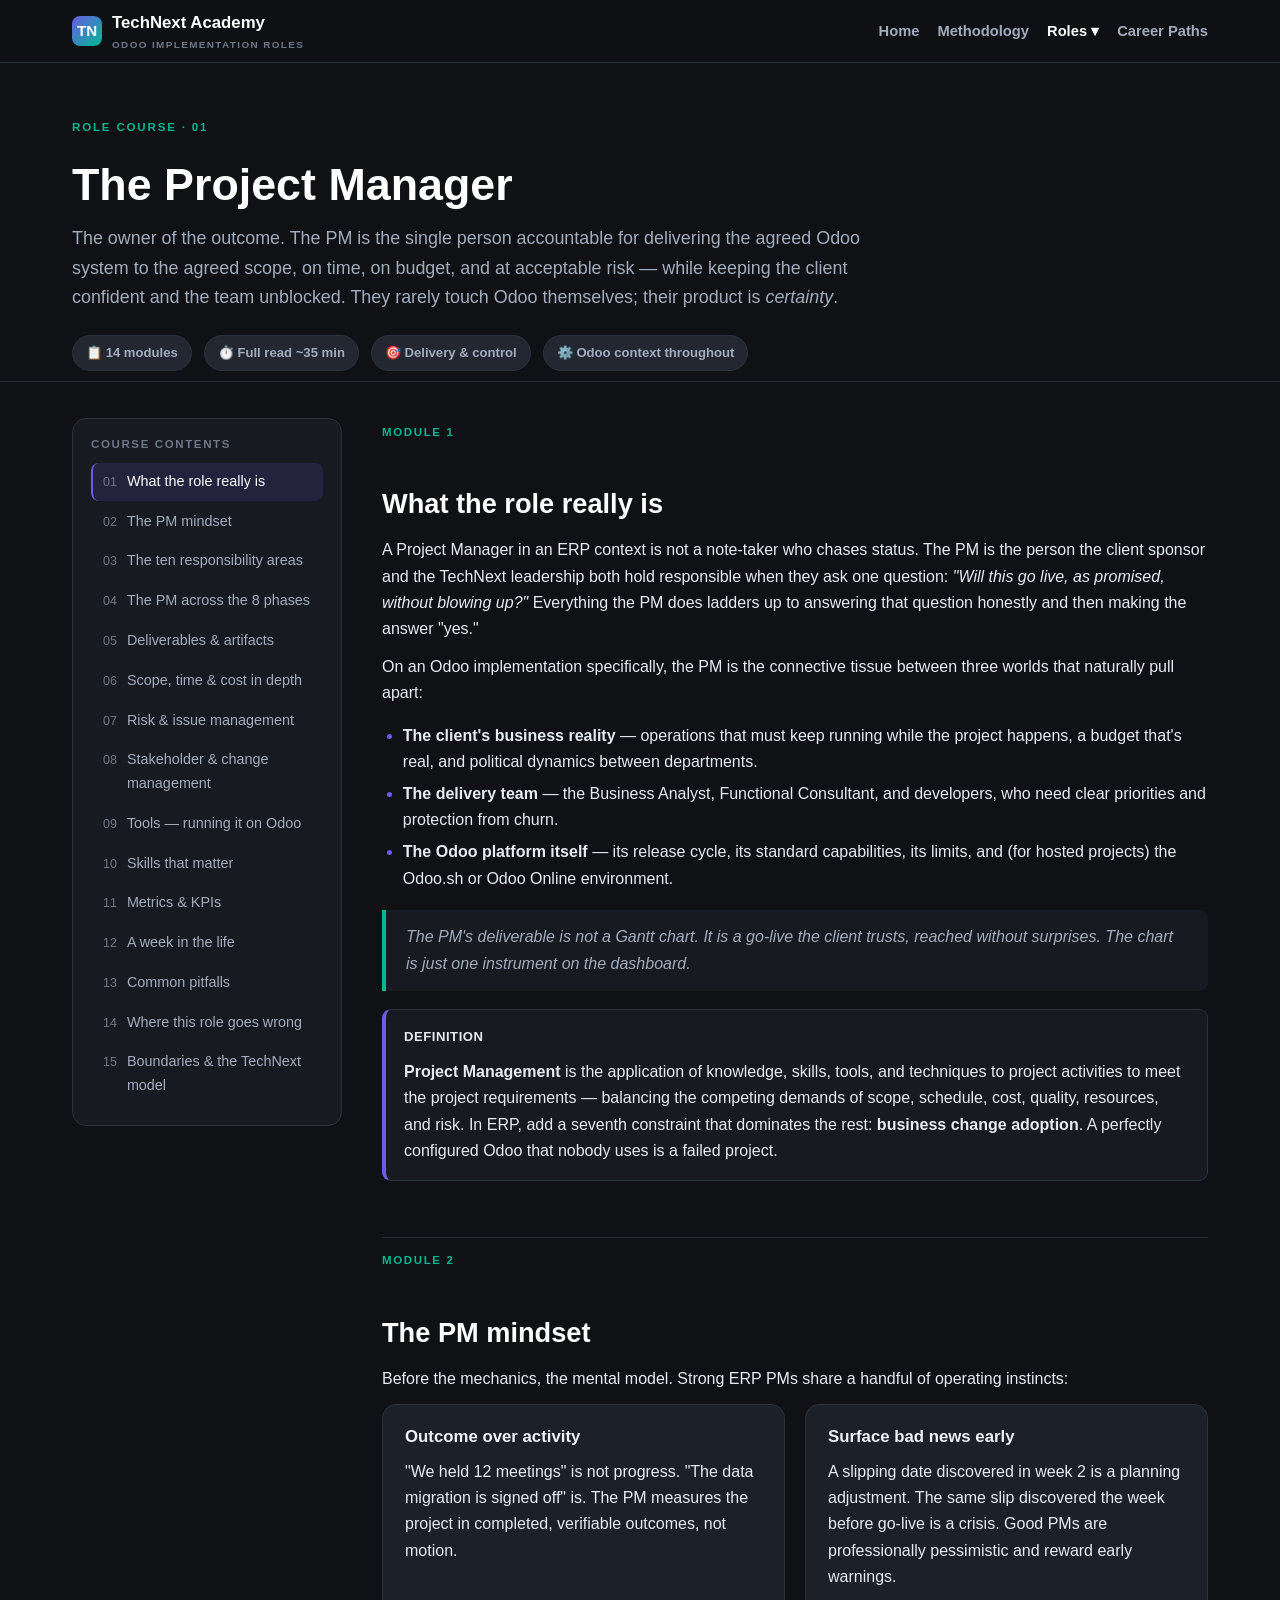
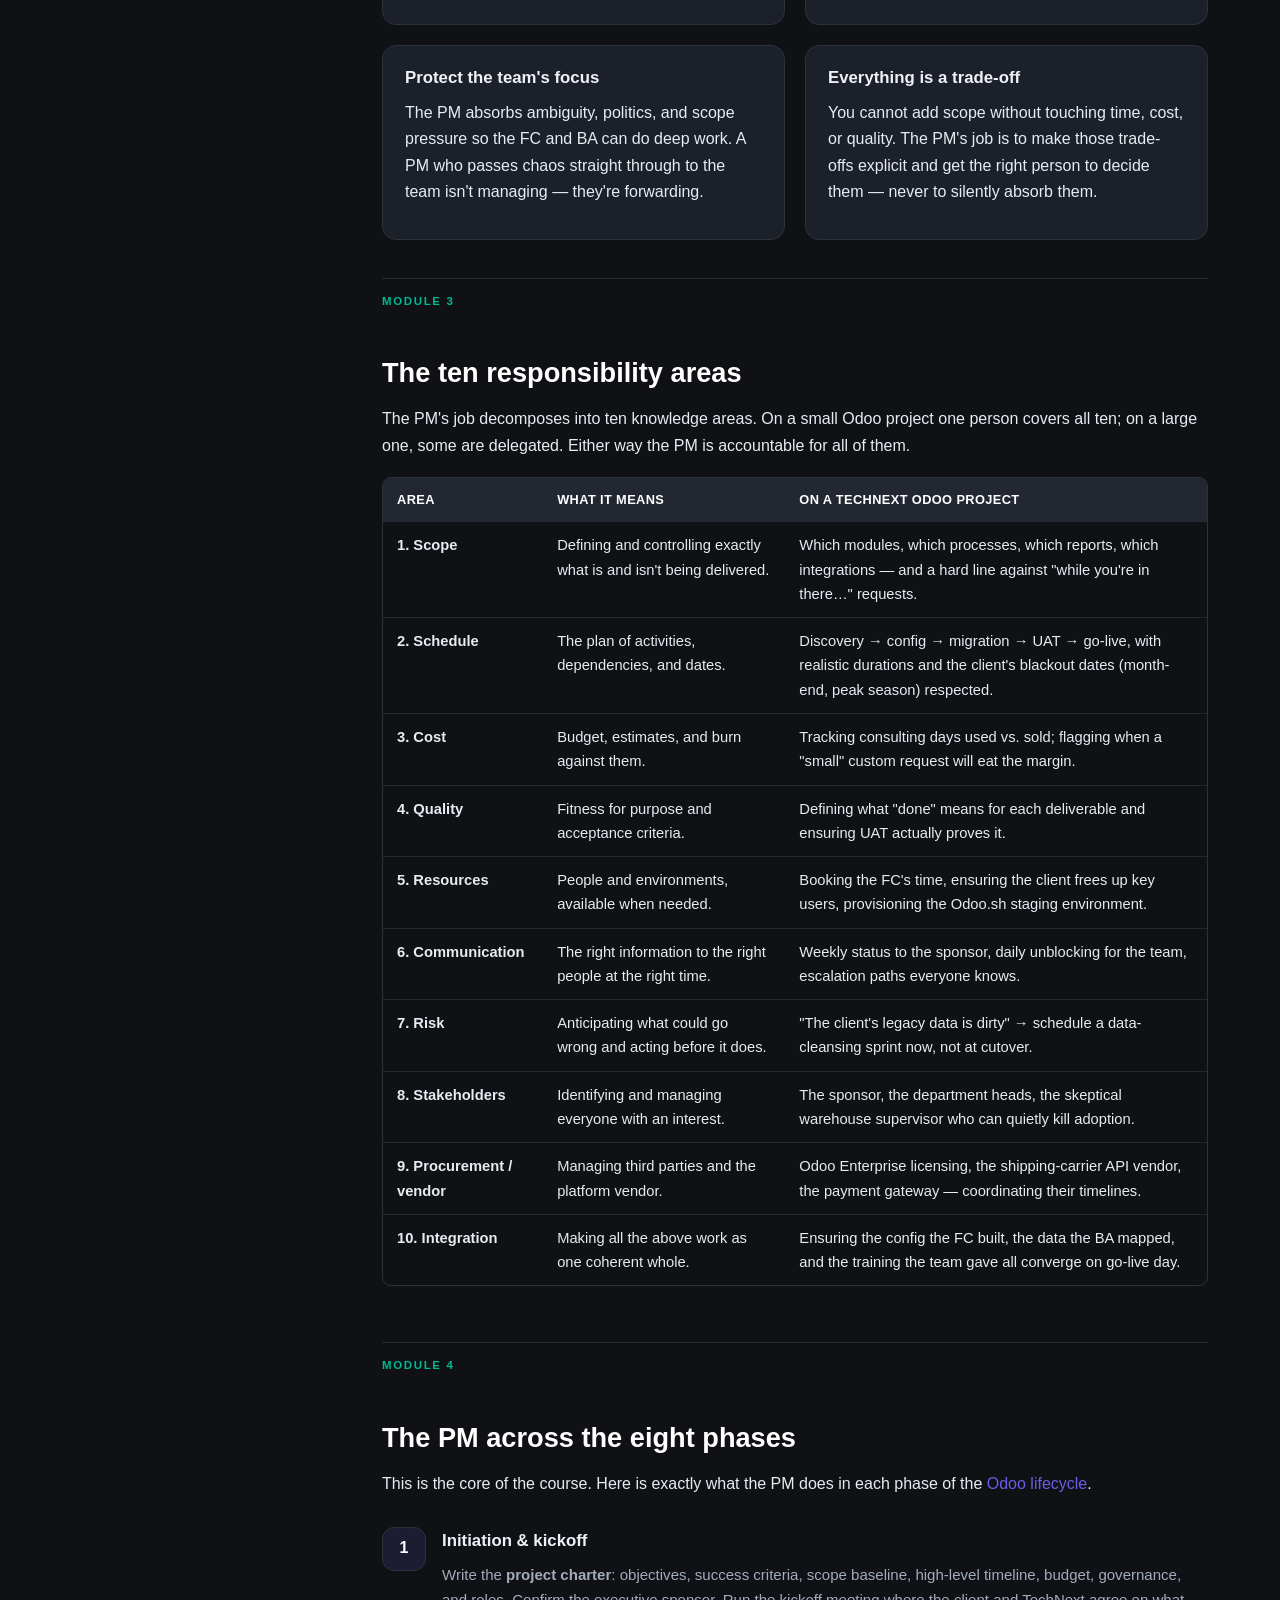
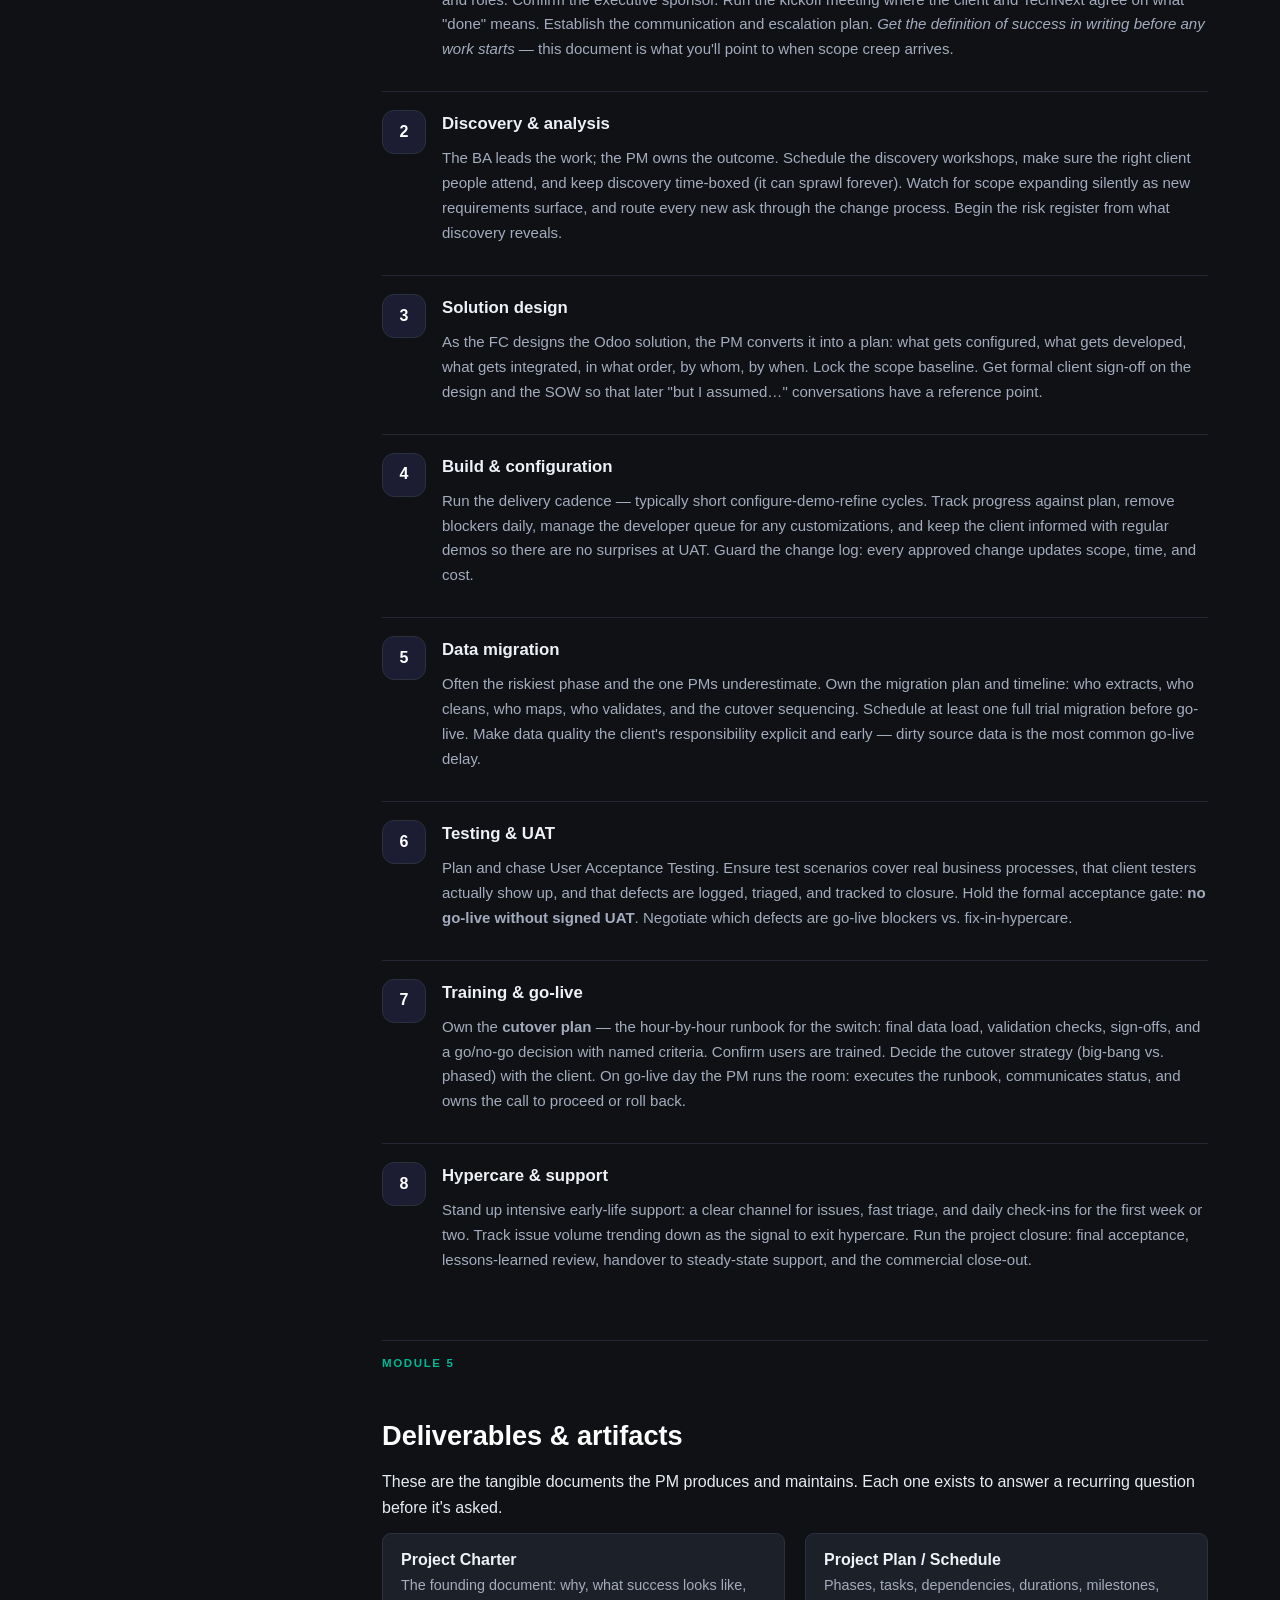
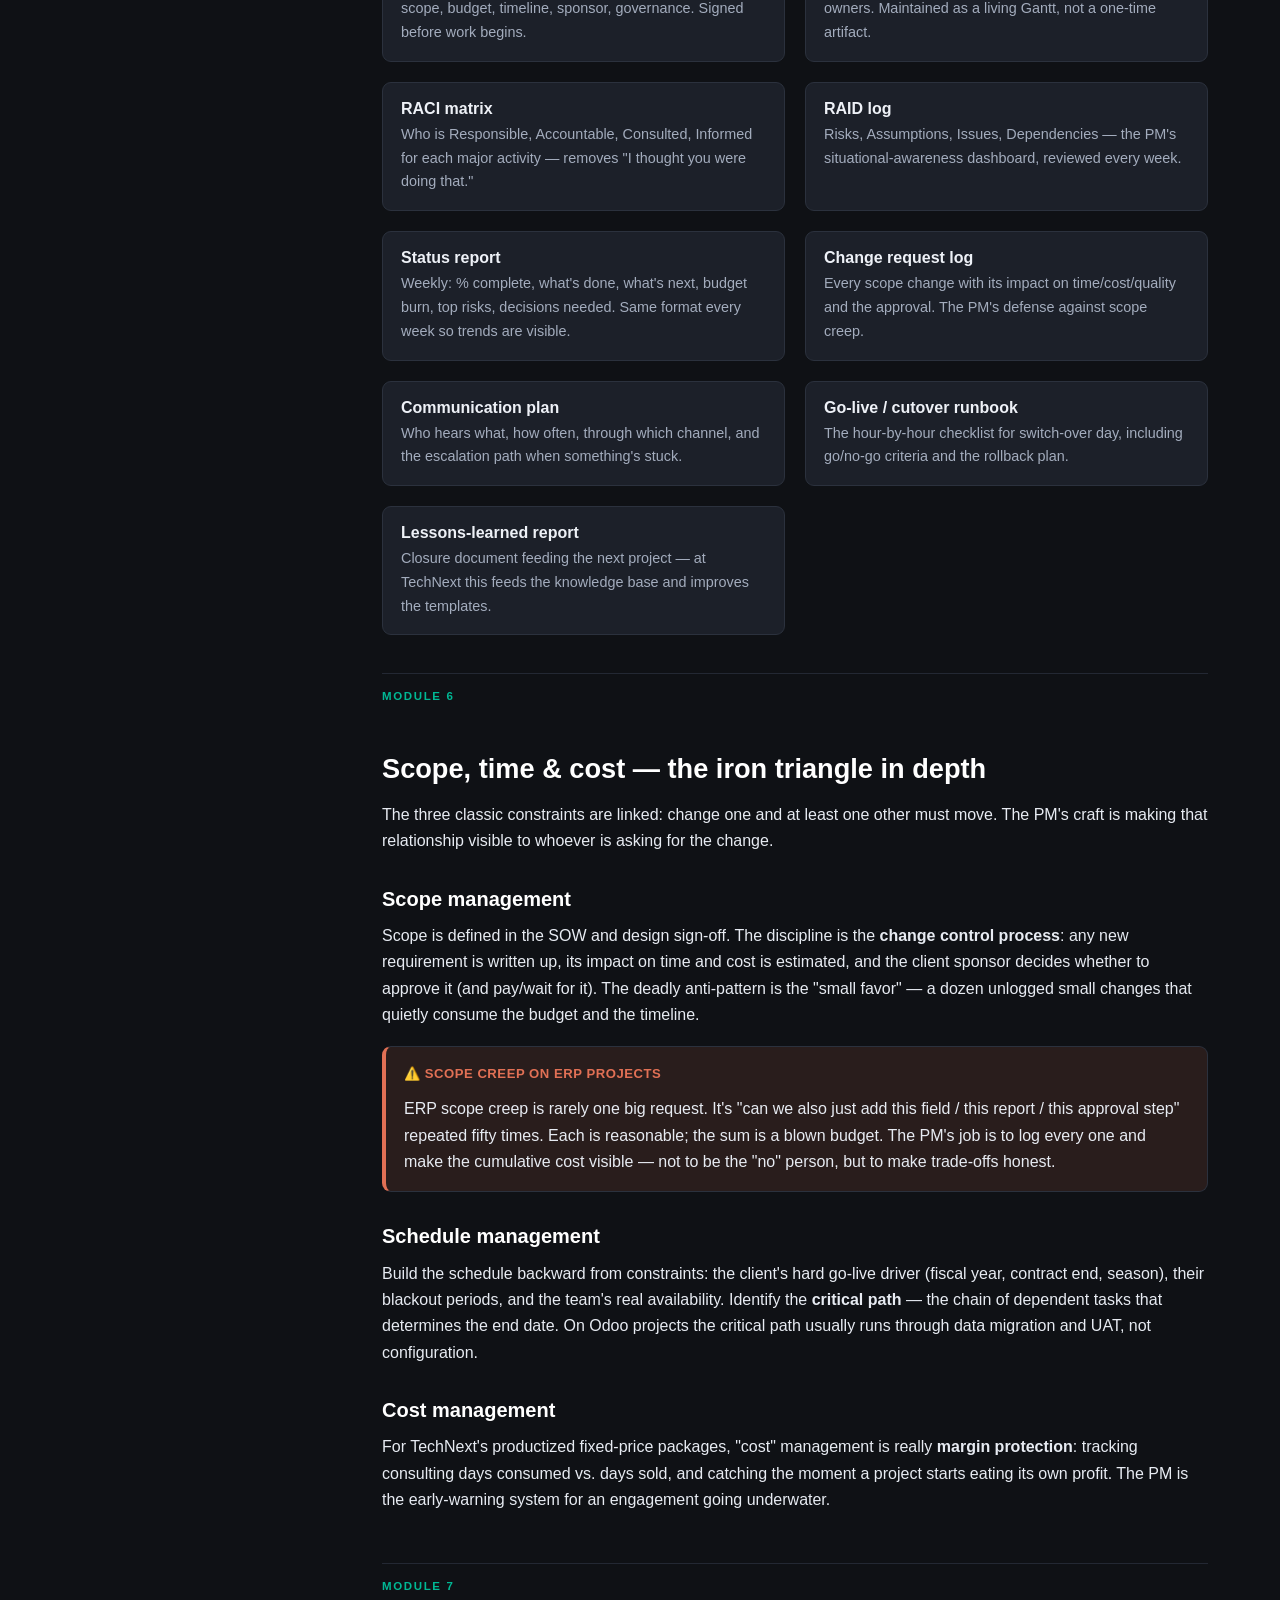
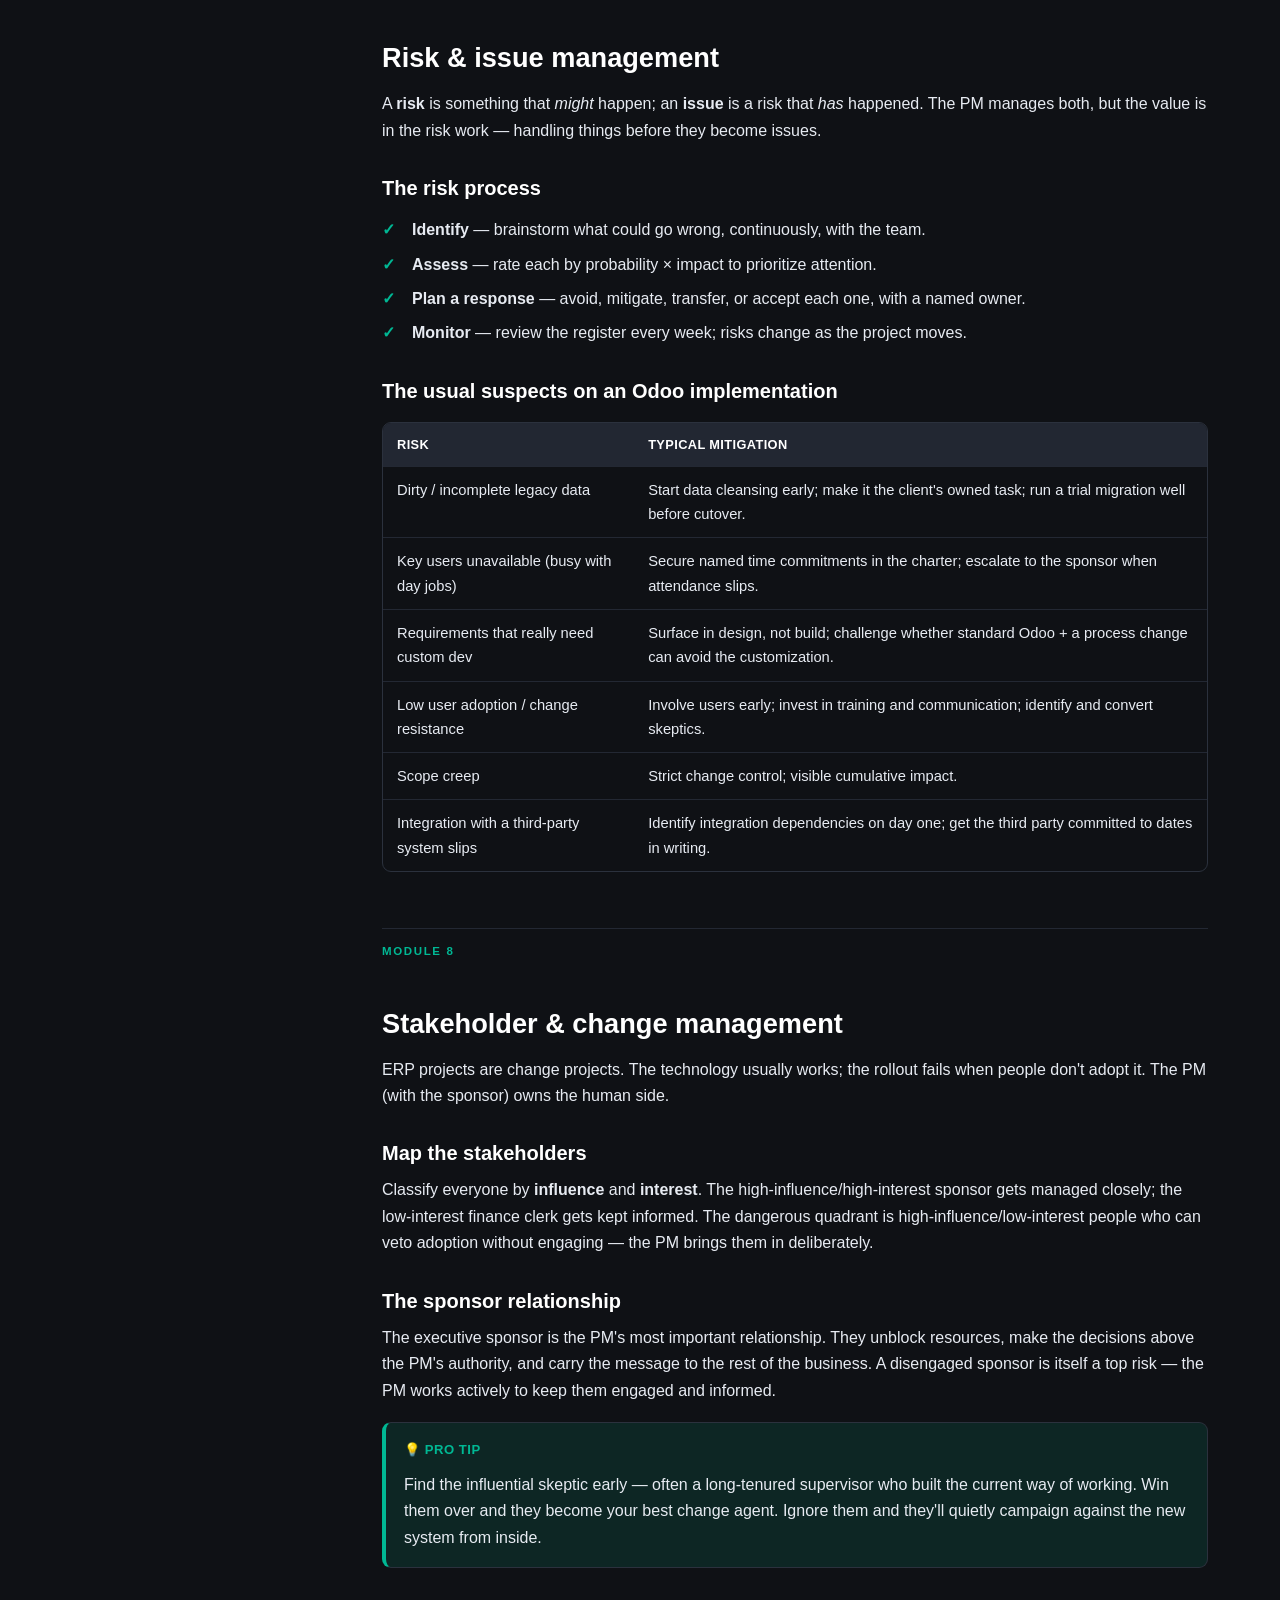
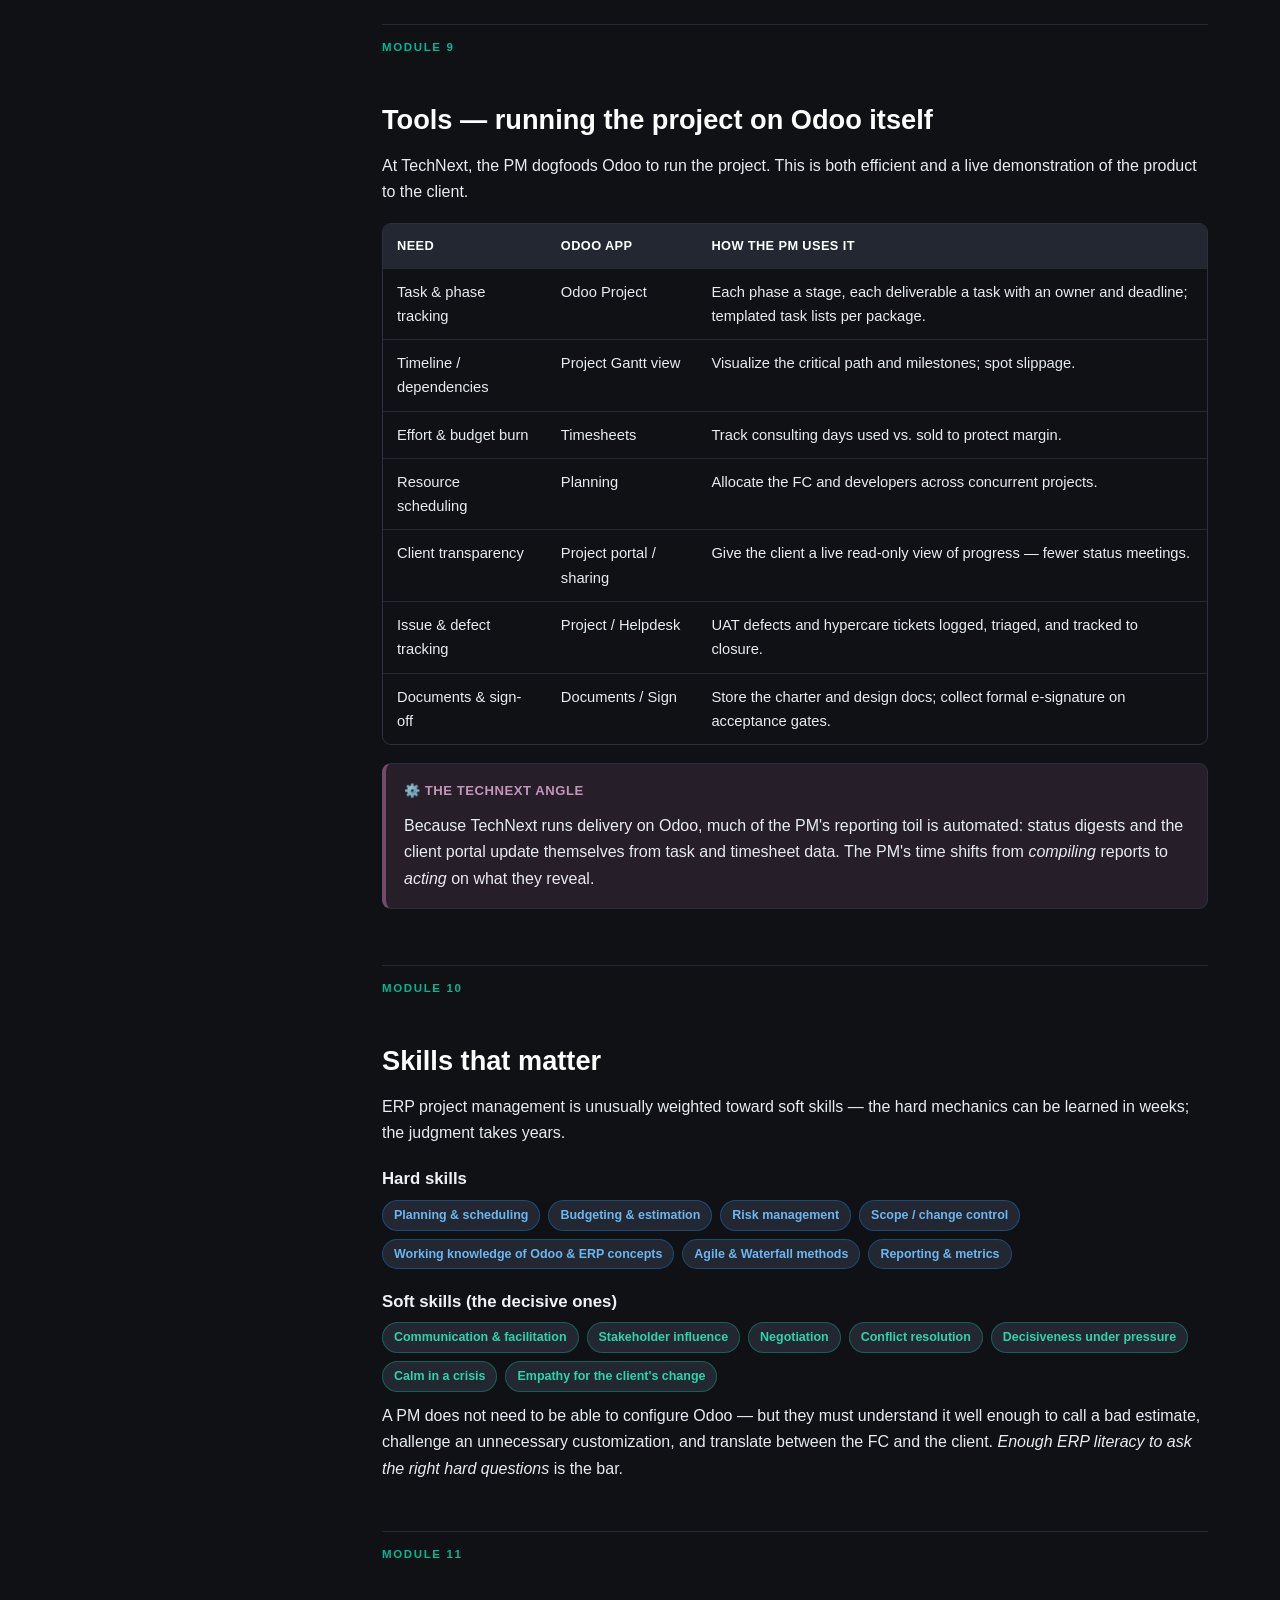
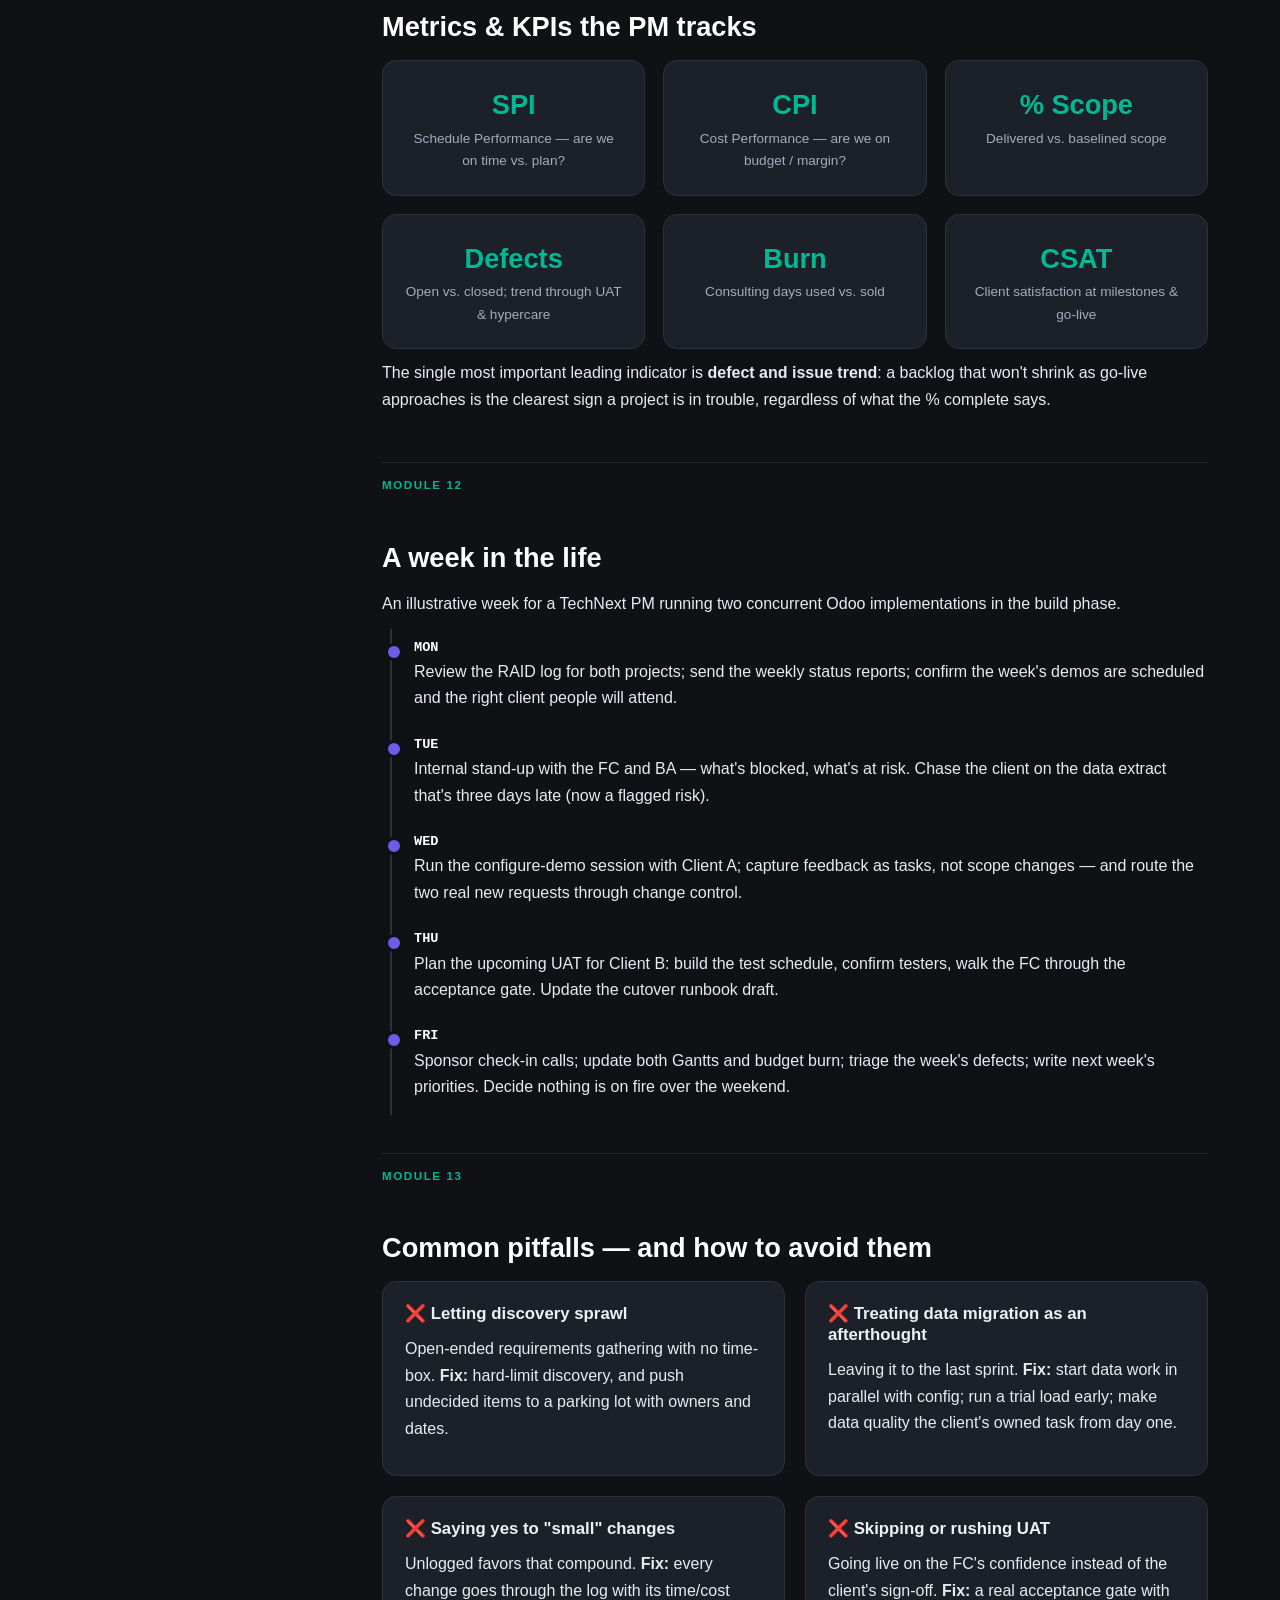
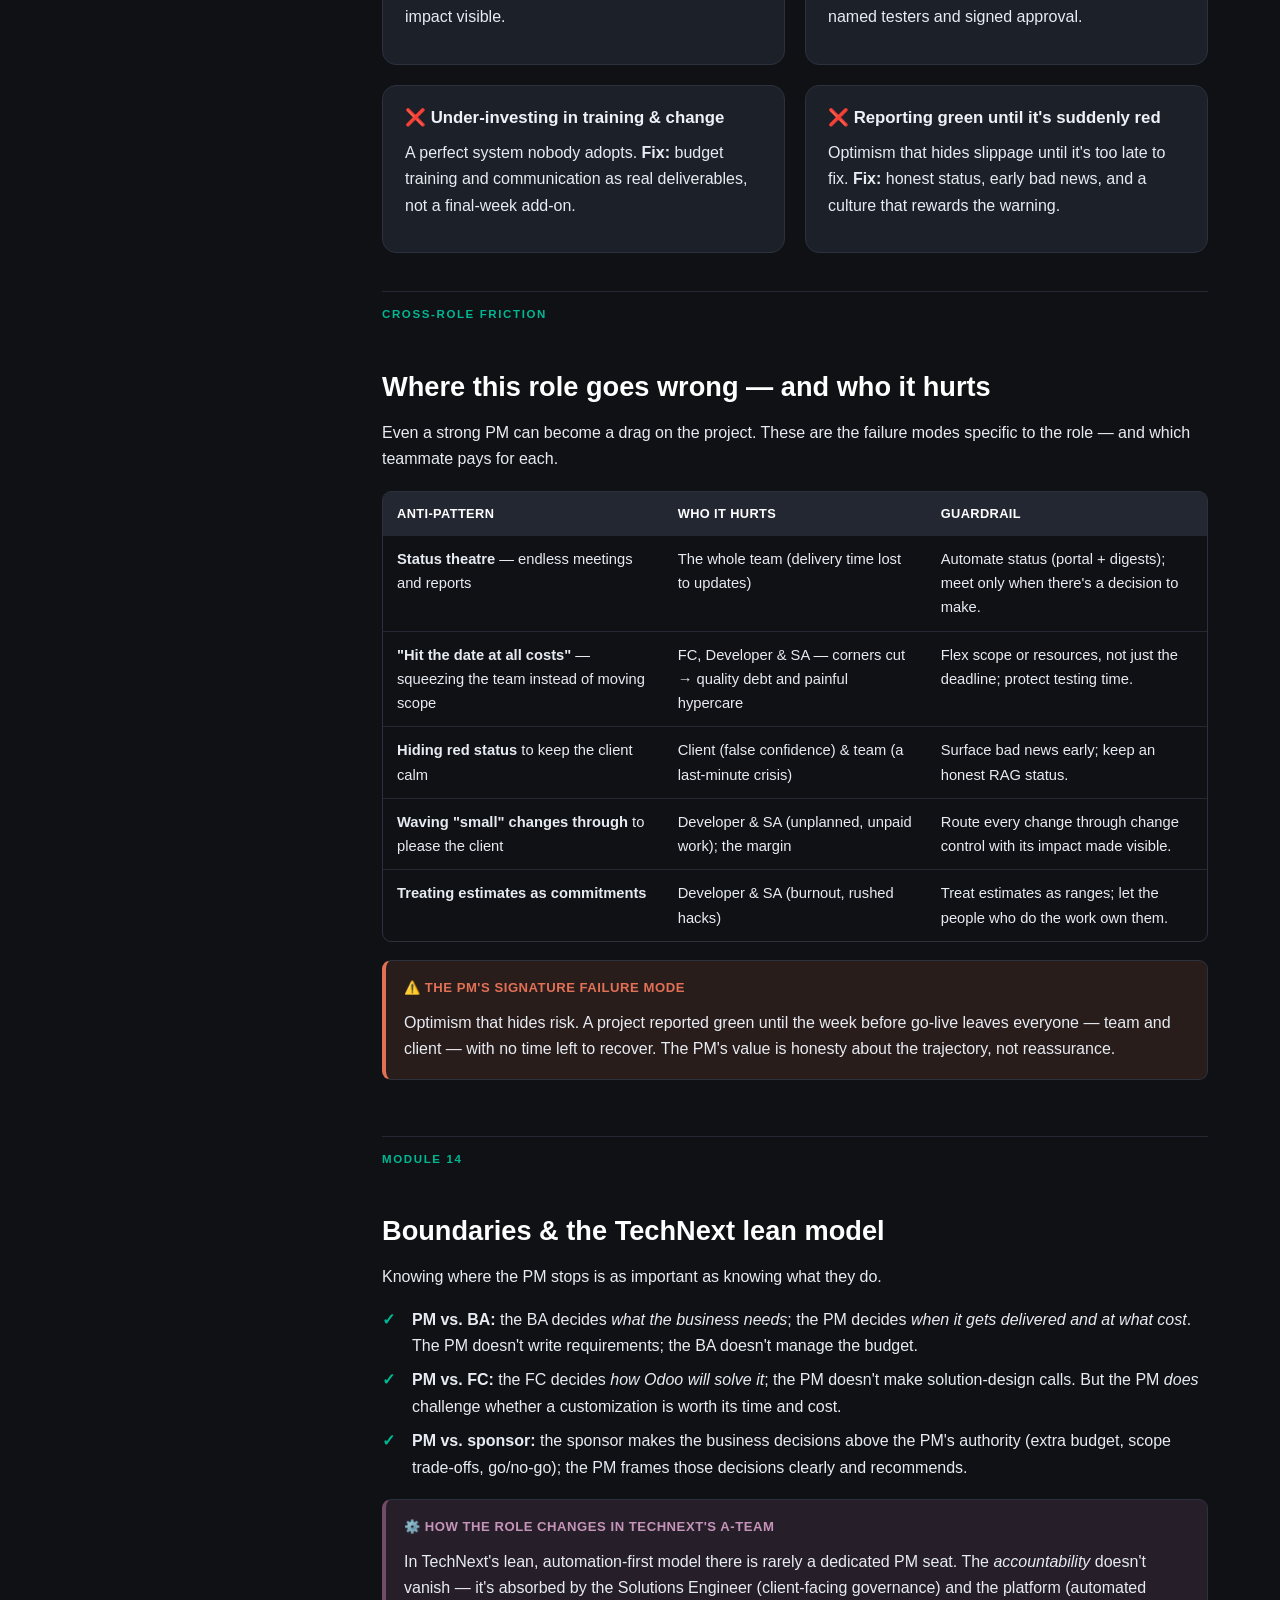
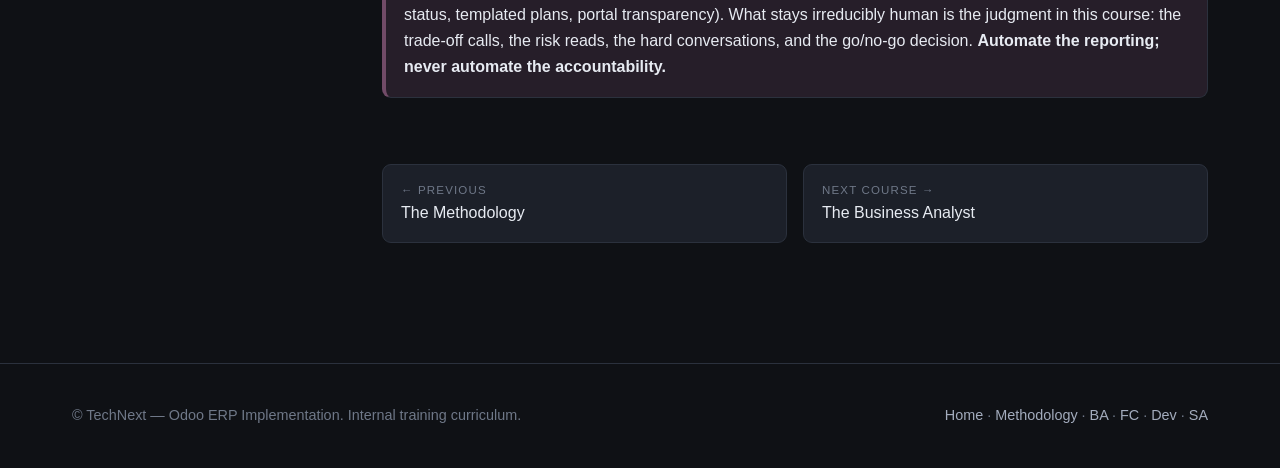
<file: website/project-manager.html>
<!DOCTYPE html>
<html lang="en">
<head>
<meta charset="UTF-8" />
<meta name="viewport" content="width=device-width, initial-scale=1.0" />
<title>The Project Manager — TechNext Academy</title>
<meta name="description" content="A comprehensive course on the Project Manager role in an Odoo ERP implementation: responsibilities, lifecycle, deliverables, tools, skills, KPIs, pitfalls, and collaboration — in the context of TechNext." />
<link rel="stylesheet" href="assets/styles.css" />
</head>
<body>
<div class="progress-bar"></div>

<nav class="topnav">
  <div class="inner">
    <a class="brand" href="index.html"><span class="logo">TN</span><span>TechNext Academy<small>Odoo Implementation Roles</small></span></a>
    <button class="nav-toggle" aria-label="Menu">☰</button>
    <div class="navlinks">
      <a href="index.html">Home</a>
      <a href="methodology.html">Methodology</a>
      <div class="navdrop">
        <button class="navdrop-btn active" aria-expanded="false">Roles ▾</button>
        <div class="navdrop-menu">
          <a href="project-manager.html" class="active">Project Manager</a>
          <a href="business-analyst.html">Business Analyst</a>
          <a href="functional-consultant.html">Functional Consultant</a>
          <a href="odoo-developer.html">Odoo Developer</a>
          <a href="solutions-architect.html">Solutions Architect</a>
        </div>
      </div>
      <a href="career-paths.html">Career Paths</a>
    </div>
  </div>
</nav>

<header class="course-head">
  <div class="wrap">
    <span class="eyebrow">Role Course · 01</span>
    <h1>The Project Manager</h1>
    <p class="lead">The owner of the outcome. The PM is the single person accountable for delivering the agreed Odoo system to the agreed scope, on time, on budget, and at acceptable risk — while keeping the client confident and the team unblocked. They rarely touch Odoo themselves; their product is <em>certainty</em>.</p>
    <div class="course-meta">
      <span class="chip">📋 14 modules</span>
      <span class="chip">⏱️ Full read ~35 min</span>
      <span class="chip">🎯 Delivery &amp; control</span>
      <span class="chip">⚙️ Odoo context throughout</span>
    </div>
  </div>
</header>

<div class="wrap">
<div class="course-layout">

  <aside class="toc">
    <h4>Course contents</h4>
    <ol>
      <li><a href="#what">What the role really is</a></li>
      <li><a href="#mindset">The PM mindset</a></li>
      <li><a href="#responsibilities">The ten responsibility areas</a></li>
      <li><a href="#lifecycle">The PM across the 8 phases</a></li>
      <li><a href="#deliverables">Deliverables &amp; artifacts</a></li>
      <li><a href="#scope-time-cost">Scope, time &amp; cost in depth</a></li>
      <li><a href="#risk">Risk &amp; issue management</a></li>
      <li><a href="#stakeholders">Stakeholder &amp; change management</a></li>
      <li><a href="#tools">Tools — running it on Odoo</a></li>
      <li><a href="#skills">Skills that matter</a></li>
      <li><a href="#kpis">Metrics &amp; KPIs</a></li>
      <li><a href="#day">A week in the life</a></li>
      <li><a href="#pitfalls">Common pitfalls</a></li>
      <li><a href="#friction">Where this role goes wrong</a></li>
      <li><a href="#boundaries">Boundaries &amp; the TechNext model</a></li>
    </ol>
  </aside>

  <main class="content">

    <section id="what">
      <span class="module-label">Module 1</span>
      <h2>What the role really is</h2>
      <p>A Project Manager in an ERP context is not a note-taker who chases status. The PM is the person the client sponsor and the TechNext leadership both hold responsible when they ask one question: <em>"Will this go live, as promised, without blowing up?"</em> Everything the PM does ladders up to answering that question honestly and then making the answer "yes."</p>
      <p>On an Odoo implementation specifically, the PM is the connective tissue between three worlds that naturally pull apart:</p>
      <ul>
        <li><strong>The client's business reality</strong> — operations that must keep running while the project happens, a budget that's real, and political dynamics between departments.</li>
        <li><strong>The delivery team</strong> — the Business Analyst, Functional Consultant, and developers, who need clear priorities and protection from churn.</li>
        <li><strong>The Odoo platform itself</strong> — its release cycle, its standard capabilities, its limits, and (for hosted projects) the Odoo.sh or Odoo Online environment.</li>
      </ul>
      <blockquote>The PM's deliverable is not a Gantt chart. It is a go-live the client trusts, reached without surprises. The chart is just one instrument on the dashboard.</blockquote>
      <div class="callout">
        <div class="c-title">Definition</div>
        <p><strong>Project Management</strong> is the application of knowledge, skills, tools, and techniques to project activities to meet the project requirements — balancing the competing demands of scope, schedule, cost, quality, resources, and risk. In ERP, add a seventh constraint that dominates the rest: <strong>business change adoption</strong>. A perfectly configured Odoo that nobody uses is a failed project.</p>
      </div>
    </section>

    <section id="mindset">
      <span class="module-label">Module 2</span>
      <h2>The PM mindset</h2>
      <p>Before the mechanics, the mental model. Strong ERP PMs share a handful of operating instincts:</p>
      <div class="grid-2">
        <div class="card"><h4>Outcome over activity</h4><p>"We held 12 meetings" is not progress. "The data migration is signed off" is. The PM measures the project in completed, verifiable outcomes, not motion.</p></div>
        <div class="card"><h4>Surface bad news early</h4><p>A slipping date discovered in week 2 is a planning adjustment. The same slip discovered the week before go-live is a crisis. Good PMs are professionally pessimistic and reward early warnings.</p></div>
        <div class="card"><h4>Protect the team's focus</h4><p>The PM absorbs ambiguity, politics, and scope pressure so the FC and BA can do deep work. A PM who passes chaos straight through to the team isn't managing — they're forwarding.</p></div>
        <div class="card"><h4>Everything is a trade-off</h4><p>You cannot add scope without touching time, cost, or quality. The PM's job is to make those trade-offs explicit and get the right person to decide them — never to silently absorb them.</p></div>
      </div>
    </section>

    <section id="responsibilities">
      <span class="module-label">Module 3</span>
      <h2>The ten responsibility areas</h2>
      <p>The PM's job decomposes into ten knowledge areas. On a small Odoo project one person covers all ten; on a large one, some are delegated. Either way the PM is accountable for all of them.</p>
      <div class="tbl-wrap">
        <table>
          <thead><tr><th>Area</th><th>What it means</th><th>On a TechNext Odoo project</th></tr></thead>
          <tbody>
            <tr><td><strong>1. Scope</strong></td><td>Defining and controlling exactly what is and isn't being delivered.</td><td>Which modules, which processes, which reports, which integrations — and a hard line against "while you're in there…" requests.</td></tr>
            <tr><td><strong>2. Schedule</strong></td><td>The plan of activities, dependencies, and dates.</td><td>Discovery → config → migration → UAT → go-live, with realistic durations and the client's blackout dates (month-end, peak season) respected.</td></tr>
            <tr><td><strong>3. Cost</strong></td><td>Budget, estimates, and burn against them.</td><td>Tracking consulting days used vs. sold; flagging when a "small" custom request will eat the margin.</td></tr>
            <tr><td><strong>4. Quality</strong></td><td>Fitness for purpose and acceptance criteria.</td><td>Defining what "done" means for each deliverable and ensuring UAT actually proves it.</td></tr>
            <tr><td><strong>5. Resources</strong></td><td>People and environments, available when needed.</td><td>Booking the FC's time, ensuring the client frees up key users, provisioning the Odoo.sh staging environment.</td></tr>
            <tr><td><strong>6. Communication</strong></td><td>The right information to the right people at the right time.</td><td>Weekly status to the sponsor, daily unblocking for the team, escalation paths everyone knows.</td></tr>
            <tr><td><strong>7. Risk</strong></td><td>Anticipating what could go wrong and acting before it does.</td><td>"The client's legacy data is dirty" → schedule a data-cleansing sprint now, not at cutover.</td></tr>
            <tr><td><strong>8. Stakeholders</strong></td><td>Identifying and managing everyone with an interest.</td><td>The sponsor, the department heads, the skeptical warehouse supervisor who can quietly kill adoption.</td></tr>
            <tr><td><strong>9. Procurement / vendor</strong></td><td>Managing third parties and the platform vendor.</td><td>Odoo Enterprise licensing, the shipping-carrier API vendor, the payment gateway — coordinating their timelines.</td></tr>
            <tr><td><strong>10. Integration</strong></td><td>Making all the above work as one coherent whole.</td><td>Ensuring the config the FC built, the data the BA mapped, and the training the team gave all converge on go-live day.</td></tr>
          </tbody>
        </table>
      </div>
    </section>

    <section id="lifecycle">
      <span class="module-label">Module 4</span>
      <h2>The PM across the eight phases</h2>
      <p>This is the core of the course. Here is exactly what the PM does in each phase of the <a href="methodology.html">Odoo lifecycle</a>.</p>

      <div class="phase"><div class="num">1</div><div>
        <h4>Initiation &amp; kickoff</h4>
        <p class="role-do">Write the <strong>project charter</strong>: objectives, success criteria, scope baseline, high-level timeline, budget, governance, and roles. Confirm the executive sponsor. Run the kickoff meeting where the client and TechNext agree on what "done" means. Establish the communication and escalation plan. <em>Get the definition of success in writing before any work starts</em> — this document is what you'll point to when scope creep arrives.</p>
      </div></div>

      <div class="phase"><div class="num">2</div><div>
        <h4>Discovery &amp; analysis</h4>
        <p class="role-do">The BA leads the work; the PM owns the outcome. Schedule the discovery workshops, make sure the right client people attend, and keep discovery time-boxed (it can sprawl forever). Watch for scope expanding silently as new requirements surface, and route every new ask through the change process. Begin the risk register from what discovery reveals.</p>
      </div></div>

      <div class="phase"><div class="num">3</div><div>
        <h4>Solution design</h4>
        <p class="role-do">As the FC designs the Odoo solution, the PM converts it into a plan: what gets configured, what gets developed, what gets integrated, in what order, by whom, by when. Lock the scope baseline. Get formal client sign-off on the design and the SOW so that later "but I assumed…" conversations have a reference point.</p>
      </div></div>

      <div class="phase"><div class="num">4</div><div>
        <h4>Build &amp; configuration</h4>
        <p class="role-do">Run the delivery cadence — typically short configure-demo-refine cycles. Track progress against plan, remove blockers daily, manage the developer queue for any customizations, and keep the client informed with regular demos so there are no surprises at UAT. Guard the change log: every approved change updates scope, time, and cost.</p>
      </div></div>

      <div class="phase"><div class="num">5</div><div>
        <h4>Data migration</h4>
        <p class="role-do">Often the riskiest phase and the one PMs underestimate. Own the migration plan and timeline: who extracts, who cleans, who maps, who validates, and the cutover sequencing. Schedule at least one full trial migration before go-live. Make data quality the client's responsibility explicit and early — dirty source data is the most common go-live delay.</p>
      </div></div>

      <div class="phase"><div class="num">6</div><div>
        <h4>Testing &amp; UAT</h4>
        <p class="role-do">Plan and chase User Acceptance Testing. Ensure test scenarios cover real business processes, that client testers actually show up, and that defects are logged, triaged, and tracked to closure. Hold the formal acceptance gate: <strong>no go-live without signed UAT</strong>. Negotiate which defects are go-live blockers vs. fix-in-hypercare.</p>
      </div></div>

      <div class="phase"><div class="num">7</div><div>
        <h4>Training &amp; go-live</h4>
        <p class="role-do">Own the <strong>cutover plan</strong> — the hour-by-hour runbook for the switch: final data load, validation checks, sign-offs, and a go/no-go decision with named criteria. Confirm users are trained. Decide the cutover strategy (big-bang vs. phased) with the client. On go-live day the PM runs the room: executes the runbook, communicates status, and owns the call to proceed or roll back.</p>
      </div></div>

      <div class="phase"><div class="num">8</div><div>
        <h4>Hypercare &amp; support</h4>
        <p class="role-do">Stand up intensive early-life support: a clear channel for issues, fast triage, and daily check-ins for the first week or two. Track issue volume trending down as the signal to exit hypercare. Run the project closure: final acceptance, lessons-learned review, handover to steady-state support, and the commercial close-out.</p>
      </div></div>
    </section>

    <section id="deliverables">
      <span class="module-label">Module 5</span>
      <h2>Deliverables &amp; artifacts</h2>
      <p>These are the tangible documents the PM produces and maintains. Each one exists to answer a recurring question before it's asked.</p>
      <div class="grid-2">
        <div class="deliverable"><h4>Project Charter</h4><p>The founding document: why, what success looks like, scope, budget, timeline, sponsor, governance. Signed before work begins.</p></div>
        <div class="deliverable"><h4>Project Plan / Schedule</h4><p>Phases, tasks, dependencies, durations, milestones, owners. Maintained as a living Gantt, not a one-time artifact.</p></div>
        <div class="deliverable"><h4>RACI matrix</h4><p>Who is Responsible, Accountable, Consulted, Informed for each major activity — removes "I thought you were doing that."</p></div>
        <div class="deliverable"><h4>RAID log</h4><p>Risks, Assumptions, Issues, Dependencies — the PM's situational-awareness dashboard, reviewed every week.</p></div>
        <div class="deliverable"><h4>Status report</h4><p>Weekly: % complete, what's done, what's next, budget burn, top risks, decisions needed. Same format every week so trends are visible.</p></div>
        <div class="deliverable"><h4>Change request log</h4><p>Every scope change with its impact on time/cost/quality and the approval. The PM's defense against scope creep.</p></div>
        <div class="deliverable"><h4>Communication plan</h4><p>Who hears what, how often, through which channel, and the escalation path when something's stuck.</p></div>
        <div class="deliverable"><h4>Go-live / cutover runbook</h4><p>The hour-by-hour checklist for switch-over day, including go/no-go criteria and the rollback plan.</p></div>
        <div class="deliverable"><h4>Lessons-learned report</h4><p>Closure document feeding the next project — at TechNext this feeds the knowledge base and improves the templates.</p></div>
      </div>
    </section>

    <section id="scope-time-cost">
      <span class="module-label">Module 6</span>
      <h2>Scope, time &amp; cost — the iron triangle in depth</h2>
      <p>The three classic constraints are linked: change one and at least one other must move. The PM's craft is making that relationship visible to whoever is asking for the change.</p>
      <h3>Scope management</h3>
      <p>Scope is defined in the SOW and design sign-off. The discipline is the <strong>change control process</strong>: any new requirement is written up, its impact on time and cost is estimated, and the client sponsor decides whether to approve it (and pay/wait for it). The deadly anti-pattern is the "small favor" — a dozen unlogged small changes that quietly consume the budget and the timeline.</p>
      <div class="callout warn">
        <div class="c-title">⚠️ Scope creep on ERP projects</div>
        <p>ERP scope creep is rarely one big request. It's "can we also just add this field / this report / this approval step" repeated fifty times. Each is reasonable; the sum is a blown budget. The PM's job is to log every one and make the cumulative cost visible — not to be the "no" person, but to make trade-offs honest.</p>
      </div>
      <h3>Schedule management</h3>
      <p>Build the schedule backward from constraints: the client's hard go-live driver (fiscal year, contract end, season), their blackout periods, and the team's real availability. Identify the <strong>critical path</strong> — the chain of dependent tasks that determines the end date. On Odoo projects the critical path usually runs through data migration and UAT, not configuration.</p>
      <h3>Cost management</h3>
      <p>For TechNext's productized fixed-price packages, "cost" management is really <strong>margin protection</strong>: tracking consulting days consumed vs. days sold, and catching the moment a project starts eating its own profit. The PM is the early-warning system for an engagement going underwater.</p>
    </section>

    <section id="risk">
      <span class="module-label">Module 7</span>
      <h2>Risk &amp; issue management</h2>
      <p>A <strong>risk</strong> is something that <em>might</em> happen; an <strong>issue</strong> is a risk that <em>has</em> happened. The PM manages both, but the value is in the risk work — handling things before they become issues.</p>
      <h3>The risk process</h3>
      <ul class="checks">
        <li><strong>Identify</strong> — brainstorm what could go wrong, continuously, with the team.</li>
        <li><strong>Assess</strong> — rate each by probability × impact to prioritize attention.</li>
        <li><strong>Plan a response</strong> — avoid, mitigate, transfer, or accept each one, with a named owner.</li>
        <li><strong>Monitor</strong> — review the register every week; risks change as the project moves.</li>
      </ul>
      <h3>The usual suspects on an Odoo implementation</h3>
      <div class="tbl-wrap">
        <table>
          <thead><tr><th>Risk</th><th>Typical mitigation</th></tr></thead>
          <tbody>
            <tr><td>Dirty / incomplete legacy data</td><td>Start data cleansing early; make it the client's owned task; run a trial migration well before cutover.</td></tr>
            <tr><td>Key users unavailable (busy with day jobs)</td><td>Secure named time commitments in the charter; escalate to the sponsor when attendance slips.</td></tr>
            <tr><td>Requirements that really need custom dev</td><td>Surface in design, not build; challenge whether standard Odoo + a process change can avoid the customization.</td></tr>
            <tr><td>Low user adoption / change resistance</td><td>Involve users early; invest in training and communication; identify and convert skeptics.</td></tr>
            <tr><td>Scope creep</td><td>Strict change control; visible cumulative impact.</td></tr>
            <tr><td>Integration with a third-party system slips</td><td>Identify integration dependencies on day one; get the third party committed to dates in writing.</td></tr>
          </tbody>
        </table>
      </div>
    </section>

    <section id="stakeholders">
      <span class="module-label">Module 8</span>
      <h2>Stakeholder &amp; change management</h2>
      <p>ERP projects are change projects. The technology usually works; the rollout fails when people don't adopt it. The PM (with the sponsor) owns the human side.</p>
      <h3>Map the stakeholders</h3>
      <p>Classify everyone by <strong>influence</strong> and <strong>interest</strong>. The high-influence/high-interest sponsor gets managed closely; the low-interest finance clerk gets kept informed. The dangerous quadrant is high-influence/low-interest people who can veto adoption without engaging — the PM brings them in deliberately.</p>
      <h3>The sponsor relationship</h3>
      <p>The executive sponsor is the PM's most important relationship. They unblock resources, make the decisions above the PM's authority, and carry the message to the rest of the business. A disengaged sponsor is itself a top risk — the PM works actively to keep them engaged and informed.</p>
      <div class="callout tip">
        <div class="c-title">💡 Pro tip</div>
        <p>Find the influential skeptic early — often a long-tenured supervisor who built the current way of working. Win them over and they become your best change agent. Ignore them and they'll quietly campaign against the new system from inside.</p>
      </div>
    </section>

    <section id="tools">
      <span class="module-label">Module 9</span>
      <h2>Tools — running the project on Odoo itself</h2>
      <p>At TechNext, the PM dogfoods Odoo to run the project. This is both efficient and a live demonstration of the product to the client.</p>
      <div class="tbl-wrap">
        <table>
          <thead><tr><th>Need</th><th>Odoo app</th><th>How the PM uses it</th></tr></thead>
          <tbody>
            <tr><td>Task &amp; phase tracking</td><td>Odoo Project</td><td>Each phase a stage, each deliverable a task with an owner and deadline; templated task lists per package.</td></tr>
            <tr><td>Timeline / dependencies</td><td>Project Gantt view</td><td>Visualize the critical path and milestones; spot slippage.</td></tr>
            <tr><td>Effort &amp; budget burn</td><td>Timesheets</td><td>Track consulting days used vs. sold to protect margin.</td></tr>
            <tr><td>Resource scheduling</td><td>Planning</td><td>Allocate the FC and developers across concurrent projects.</td></tr>
            <tr><td>Client transparency</td><td>Project portal / sharing</td><td>Give the client a live read-only view of progress — fewer status meetings.</td></tr>
            <tr><td>Issue &amp; defect tracking</td><td>Project / Helpdesk</td><td>UAT defects and hypercare tickets logged, triaged, and tracked to closure.</td></tr>
            <tr><td>Documents &amp; sign-off</td><td>Documents / Sign</td><td>Store the charter and design docs; collect formal e-signature on acceptance gates.</td></tr>
          </tbody>
        </table>
      </div>
      <div class="callout odoo">
        <div class="c-title">⚙️ The TechNext angle</div>
        <p>Because TechNext runs delivery on Odoo, much of the PM's reporting toil is automated: status digests and the client portal update themselves from task and timesheet data. The PM's time shifts from <em>compiling</em> reports to <em>acting</em> on what they reveal.</p>
      </div>
    </section>

    <section id="skills">
      <span class="module-label">Module 10</span>
      <h2>Skills that matter</h2>
      <p>ERP project management is unusually weighted toward soft skills — the hard mechanics can be learned in weeks; the judgment takes years.</p>
      <h4>Hard skills</h4>
      <div class="tags">
        <span class="tag hard">Planning &amp; scheduling</span>
        <span class="tag hard">Budgeting &amp; estimation</span>
        <span class="tag hard">Risk management</span>
        <span class="tag hard">Scope / change control</span>
        <span class="tag hard">Working knowledge of Odoo &amp; ERP concepts</span>
        <span class="tag hard">Agile &amp; Waterfall methods</span>
        <span class="tag hard">Reporting &amp; metrics</span>
      </div>
      <h4>Soft skills (the decisive ones)</h4>
      <div class="tags">
        <span class="tag soft">Communication &amp; facilitation</span>
        <span class="tag soft">Stakeholder influence</span>
        <span class="tag soft">Negotiation</span>
        <span class="tag soft">Conflict resolution</span>
        <span class="tag soft">Decisiveness under pressure</span>
        <span class="tag soft">Calm in a crisis</span>
        <span class="tag soft">Empathy for the client's change</span>
      </div>
      <p>A PM does not need to be able to configure Odoo — but they must understand it well enough to call a bad estimate, challenge an unnecessary customization, and translate between the FC and the client. <em>Enough ERP literacy to ask the right hard questions</em> is the bar.</p>
    </section>

    <section id="kpis">
      <span class="module-label">Module 11</span>
      <h2>Metrics &amp; KPIs the PM tracks</h2>
      <div class="grid-3">
        <div class="card kpi"><div class="big">SPI</div><div class="lbl">Schedule Performance — are we on time vs. plan?</div></div>
        <div class="card kpi"><div class="big">CPI</div><div class="lbl">Cost Performance — are we on budget / margin?</div></div>
        <div class="card kpi"><div class="big">% Scope</div><div class="lbl">Delivered vs. baselined scope</div></div>
        <div class="card kpi"><div class="big">Defects</div><div class="lbl">Open vs. closed; trend through UAT &amp; hypercare</div></div>
        <div class="card kpi"><div class="big">Burn</div><div class="lbl">Consulting days used vs. sold</div></div>
        <div class="card kpi"><div class="big">CSAT</div><div class="lbl">Client satisfaction at milestones &amp; go-live</div></div>
      </div>
      <p>The single most important leading indicator is <strong>defect and issue trend</strong>: a backlog that won't shrink as go-live approaches is the clearest sign a project is in trouble, regardless of what the % complete says.</p>
    </section>

    <section id="day">
      <span class="module-label">Module 12</span>
      <h2>A week in the life</h2>
      <p>An illustrative week for a TechNext PM running two concurrent Odoo implementations in the build phase.</p>
      <div class="timeline">
        <div class="slot"><div class="t">MON</div> Review the RAID log for both projects; send the weekly status reports; confirm the week's demos are scheduled and the right client people will attend.</div>
        <div class="slot"><div class="t">TUE</div> Internal stand-up with the FC and BA — what's blocked, what's at risk. Chase the client on the data extract that's three days late (now a flagged risk).</div>
        <div class="slot"><div class="t">WED</div> Run the configure-demo session with Client A; capture feedback as tasks, not scope changes — and route the two real new requests through change control.</div>
        <div class="slot"><div class="t">THU</div> Plan the upcoming UAT for Client B: build the test schedule, confirm testers, walk the FC through the acceptance gate. Update the cutover runbook draft.</div>
        <div class="slot"><div class="t">FRI</div> Sponsor check-in calls; update both Gantts and budget burn; triage the week's defects; write next week's priorities. Decide nothing is on fire over the weekend.</div>
      </div>
    </section>

    <section id="pitfalls">
      <span class="module-label">Module 13</span>
      <h2>Common pitfalls — and how to avoid them</h2>
      <div class="grid-2">
        <div class="card"><h4>❌ Letting discovery sprawl</h4><p>Open-ended requirements gathering with no time-box. <strong>Fix:</strong> hard-limit discovery, and push undecided items to a parking lot with owners and dates.</p></div>
        <div class="card"><h4>❌ Treating data migration as an afterthought</h4><p>Leaving it to the last sprint. <strong>Fix:</strong> start data work in parallel with config; run a trial load early; make data quality the client's owned task from day one.</p></div>
        <div class="card"><h4>❌ Saying yes to "small" changes</h4><p>Unlogged favors that compound. <strong>Fix:</strong> every change goes through the log with its time/cost impact visible.</p></div>
        <div class="card"><h4>❌ Skipping or rushing UAT</h4><p>Going live on the FC's confidence instead of the client's sign-off. <strong>Fix:</strong> a real acceptance gate with named testers and signed approval.</p></div>
        <div class="card"><h4>❌ Under-investing in training &amp; change</h4><p>A perfect system nobody adopts. <strong>Fix:</strong> budget training and communication as real deliverables, not a final-week add-on.</p></div>
        <div class="card"><h4>❌ Reporting green until it's suddenly red</h4><p>Optimism that hides slippage until it's too late to fix. <strong>Fix:</strong> honest status, early bad news, and a culture that rewards the warning.</p></div>
      </div>
    </section>

    <section id="friction">
      <span class="module-label">Cross-role friction</span>
      <h2>Where this role goes wrong — and who it hurts</h2>
      <p>Even a strong PM can become a drag on the project. These are the failure modes specific to the role — and which teammate pays for each.</p>
      <div class="tbl-wrap">
        <table>
          <thead><tr><th>Anti-pattern</th><th>Who it hurts</th><th>Guardrail</th></tr></thead>
          <tbody>
            <tr><td><strong>Status theatre</strong> — endless meetings and reports</td><td>The whole team (delivery time lost to updates)</td><td>Automate status (portal + digests); meet only when there's a decision to make.</td></tr>
            <tr><td><strong>"Hit the date at all costs"</strong> — squeezing the team instead of moving scope</td><td>FC, Developer &amp; SA — corners cut → quality debt and painful hypercare</td><td>Flex scope or resources, not just the deadline; protect testing time.</td></tr>
            <tr><td><strong>Hiding red status</strong> to keep the client calm</td><td>Client (false confidence) &amp; team (a last-minute crisis)</td><td>Surface bad news early; keep an honest RAG status.</td></tr>
            <tr><td><strong>Waving "small" changes through</strong> to please the client</td><td>Developer &amp; SA (unplanned, unpaid work); the margin</td><td>Route every change through change control with its impact made visible.</td></tr>
            <tr><td><strong>Treating estimates as commitments</strong></td><td>Developer &amp; SA (burnout, rushed hacks)</td><td>Treat estimates as ranges; let the people who do the work own them.</td></tr>
          </tbody>
        </table>
      </div>
      <div class="callout warn">
        <div class="c-title">⚠️ The PM's signature failure mode</div>
        <p>Optimism that hides risk. A project reported green until the week before go-live leaves everyone — team and client — with no time left to recover. The PM's value is honesty about the trajectory, not reassurance.</p>
      </div>
    </section>

    <section id="boundaries">
      <span class="module-label">Module 14</span>
      <h2>Boundaries &amp; the TechNext lean model</h2>
      <p>Knowing where the PM stops is as important as knowing what they do.</p>
      <ul class="checks">
        <li><strong>PM vs. BA:</strong> the BA decides <em>what the business needs</em>; the PM decides <em>when it gets delivered and at what cost</em>. The PM doesn't write requirements; the BA doesn't manage the budget.</li>
        <li><strong>PM vs. FC:</strong> the FC decides <em>how Odoo will solve it</em>; the PM doesn't make solution-design calls. But the PM <em>does</em> challenge whether a customization is worth its time and cost.</li>
        <li><strong>PM vs. sponsor:</strong> the sponsor makes the business decisions above the PM's authority (extra budget, scope trade-offs, go/no-go); the PM frames those decisions clearly and recommends.</li>
      </ul>
      <div class="callout odoo">
        <div class="c-title">⚙️ How the role changes in TechNext's A-Team</div>
        <p>In TechNext's lean, automation-first model there is rarely a dedicated PM seat. The <em>accountability</em> doesn't vanish — it's absorbed by the Solutions Engineer (client-facing governance) and the platform (automated status, templated plans, portal transparency). What stays irreducibly human is the judgment in this course: the trade-off calls, the risk reads, the hard conversations, and the go/no-go decision. <strong>Automate the reporting; never automate the accountability.</strong></p>
      </div>
    </section>

    <div class="nextprev">
      <a href="methodology.html"><small>← Previous</small> The Methodology</a>
      <a href="business-analyst.html"><small>Next course →</small> The Business Analyst</a>
    </div>

  </main>
</div>
</div>

<footer class="footer">
  <div class="inner">
    <span>© TechNext — Odoo ERP Implementation. Internal training curriculum.</span>
    <span><a href="index.html">Home</a> · <a href="methodology.html">Methodology</a> · <a href="business-analyst.html">BA</a> · <a href="functional-consultant.html">FC</a> · <a href="odoo-developer.html">Dev</a> · <a href="solutions-architect.html">SA</a></span>
  </div>
</footer>

<script src="assets/script.js"></script>
</body>
</html>
</file>
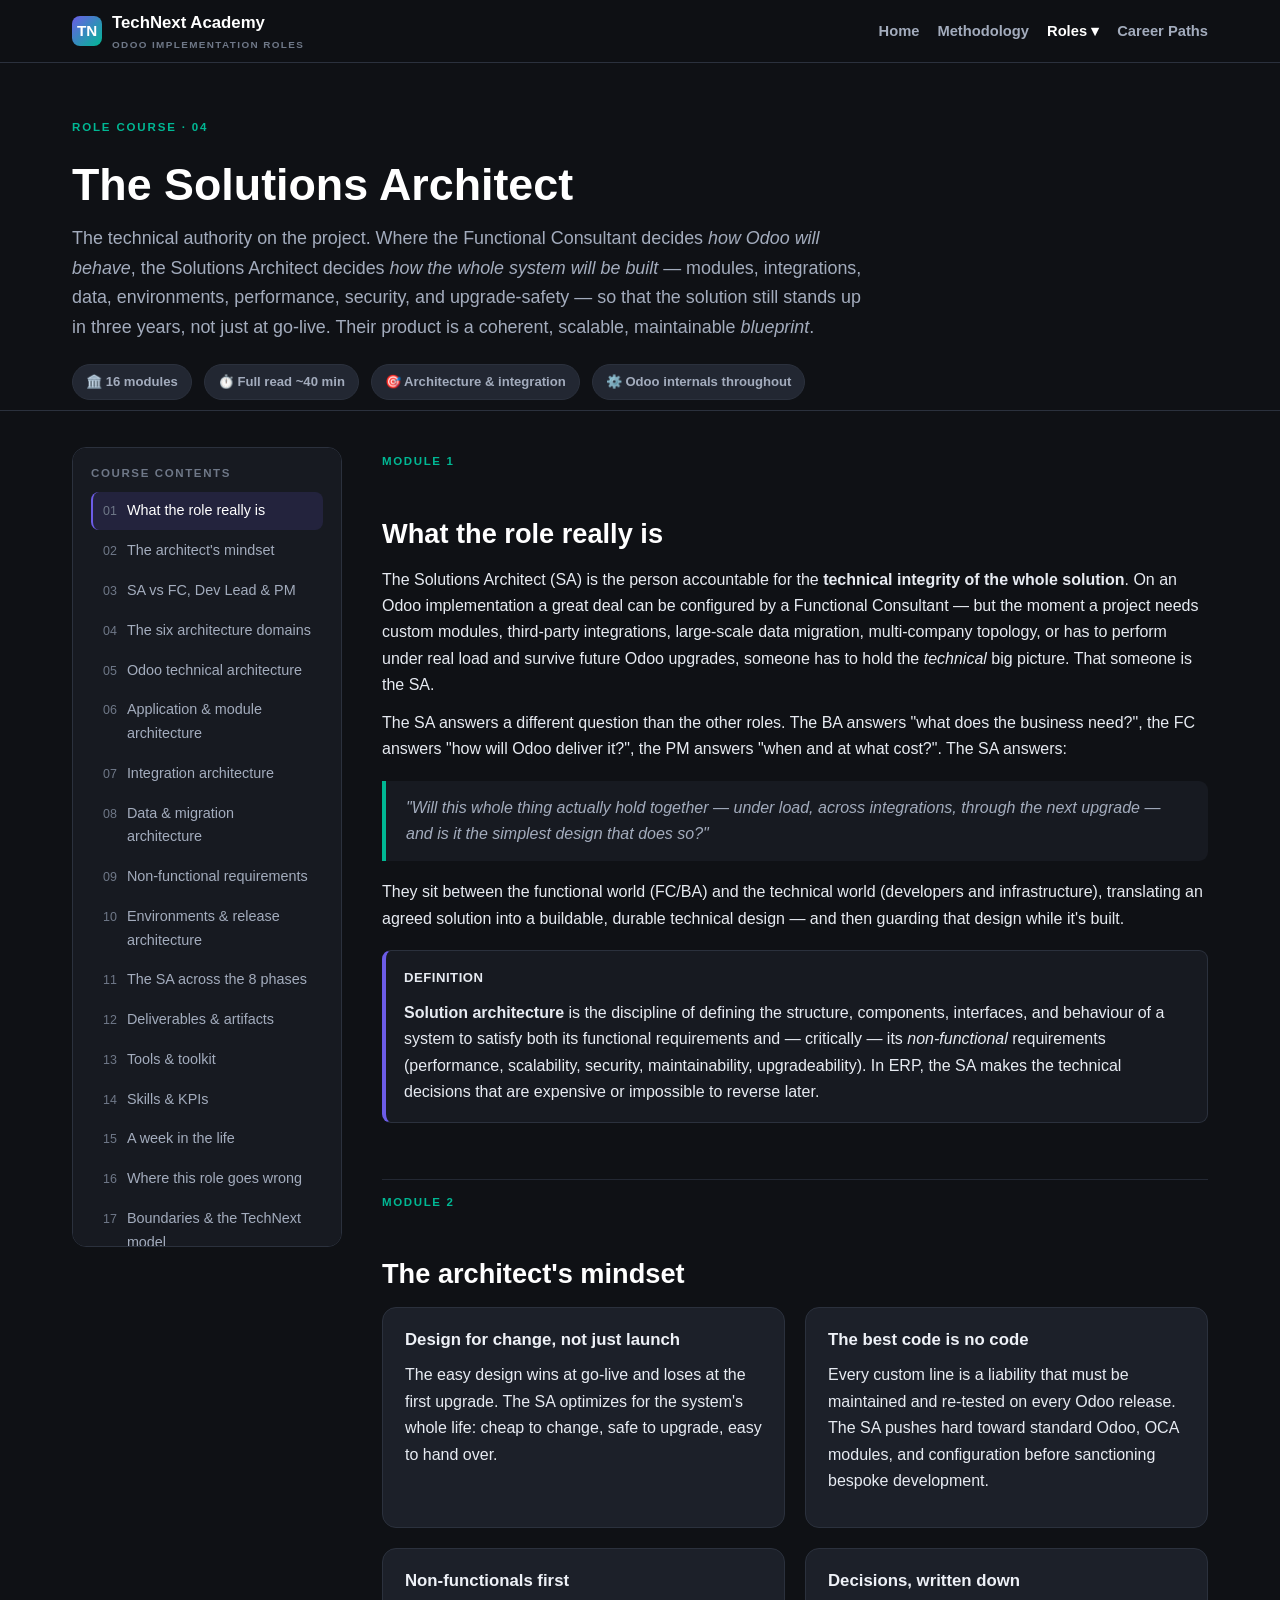
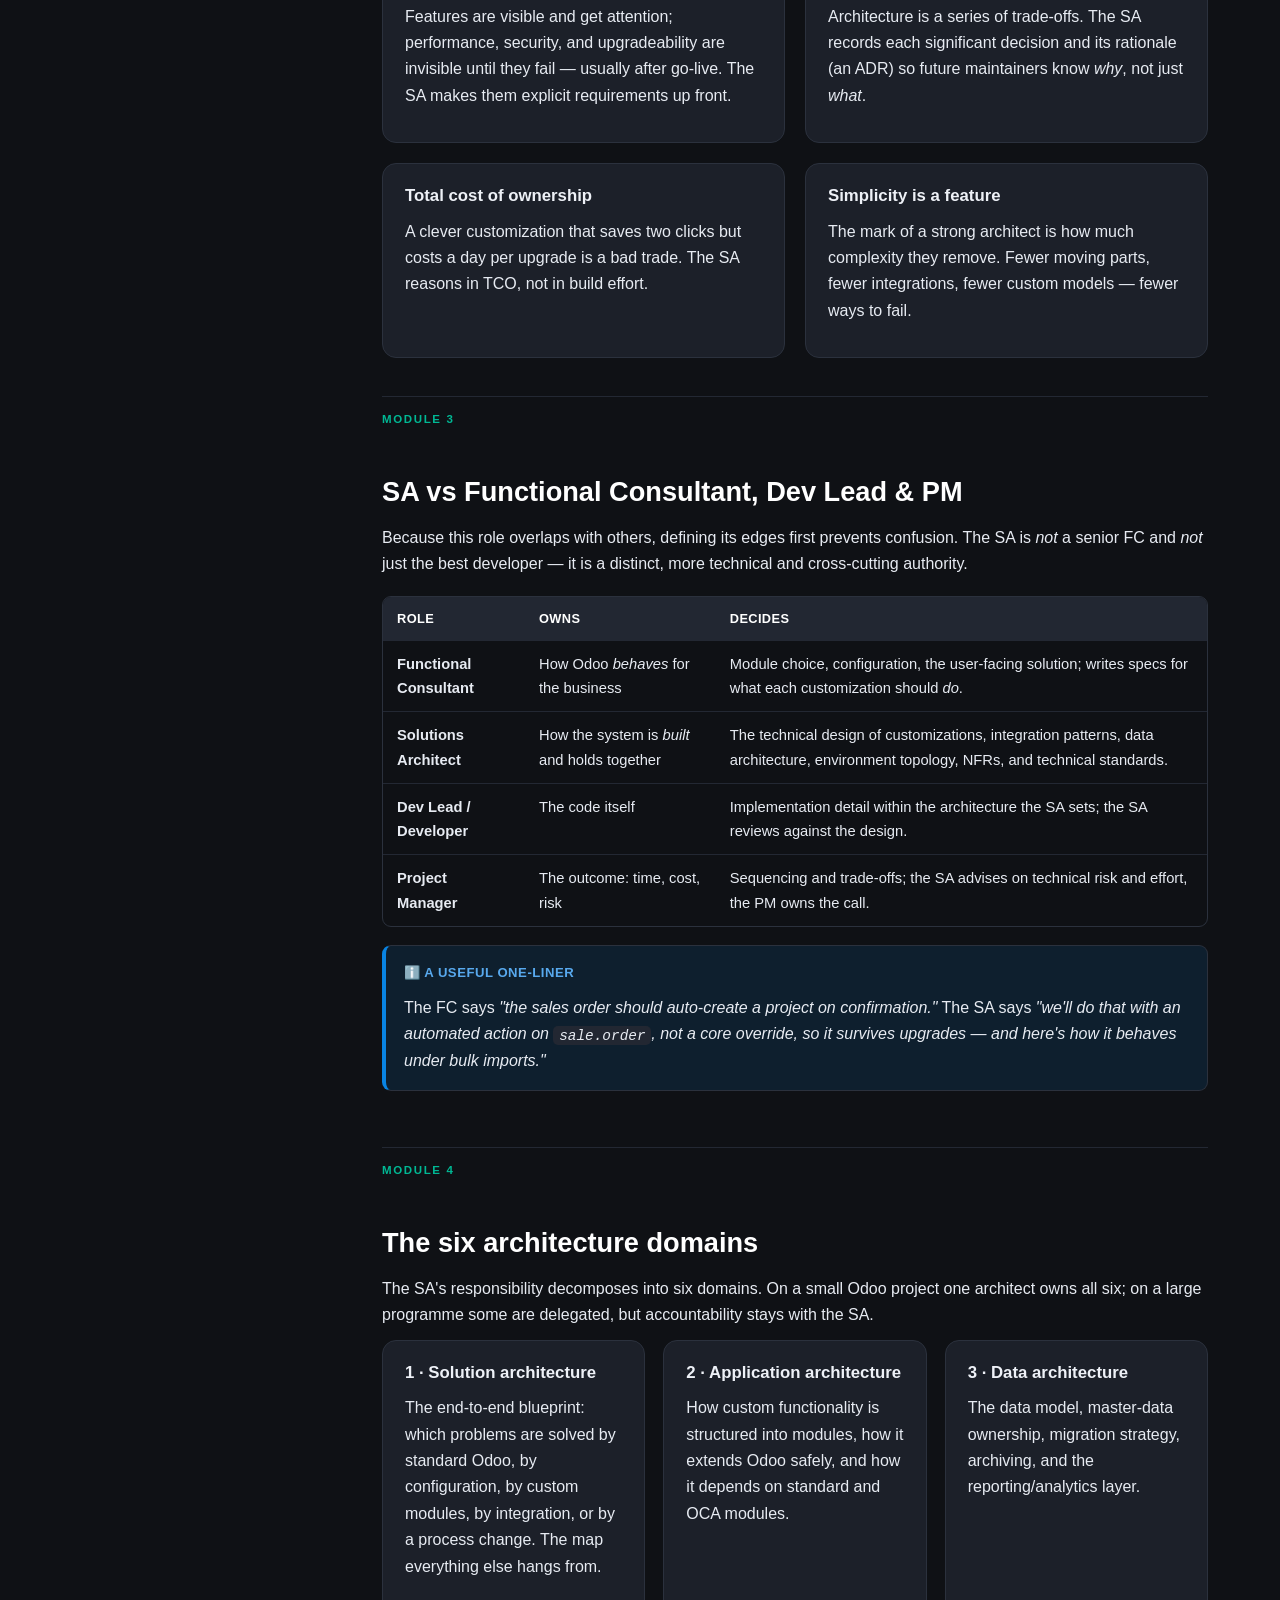
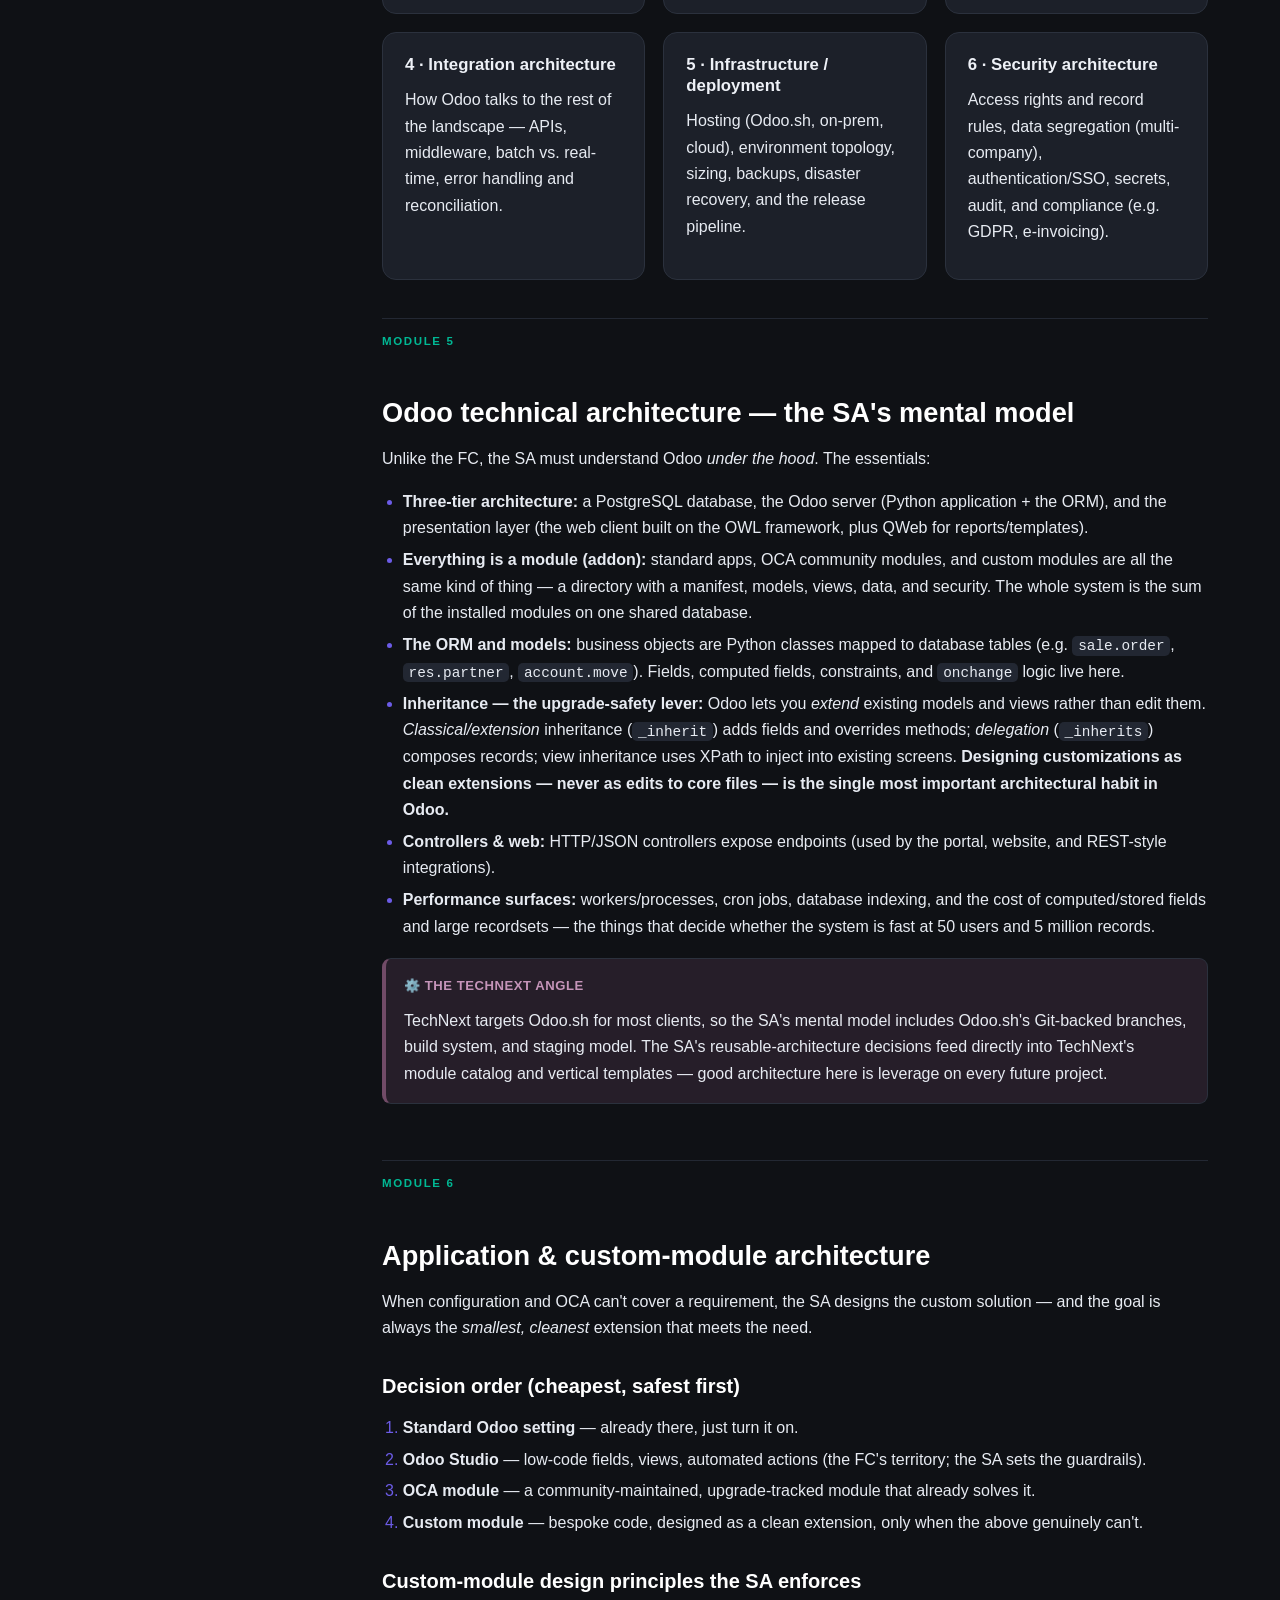
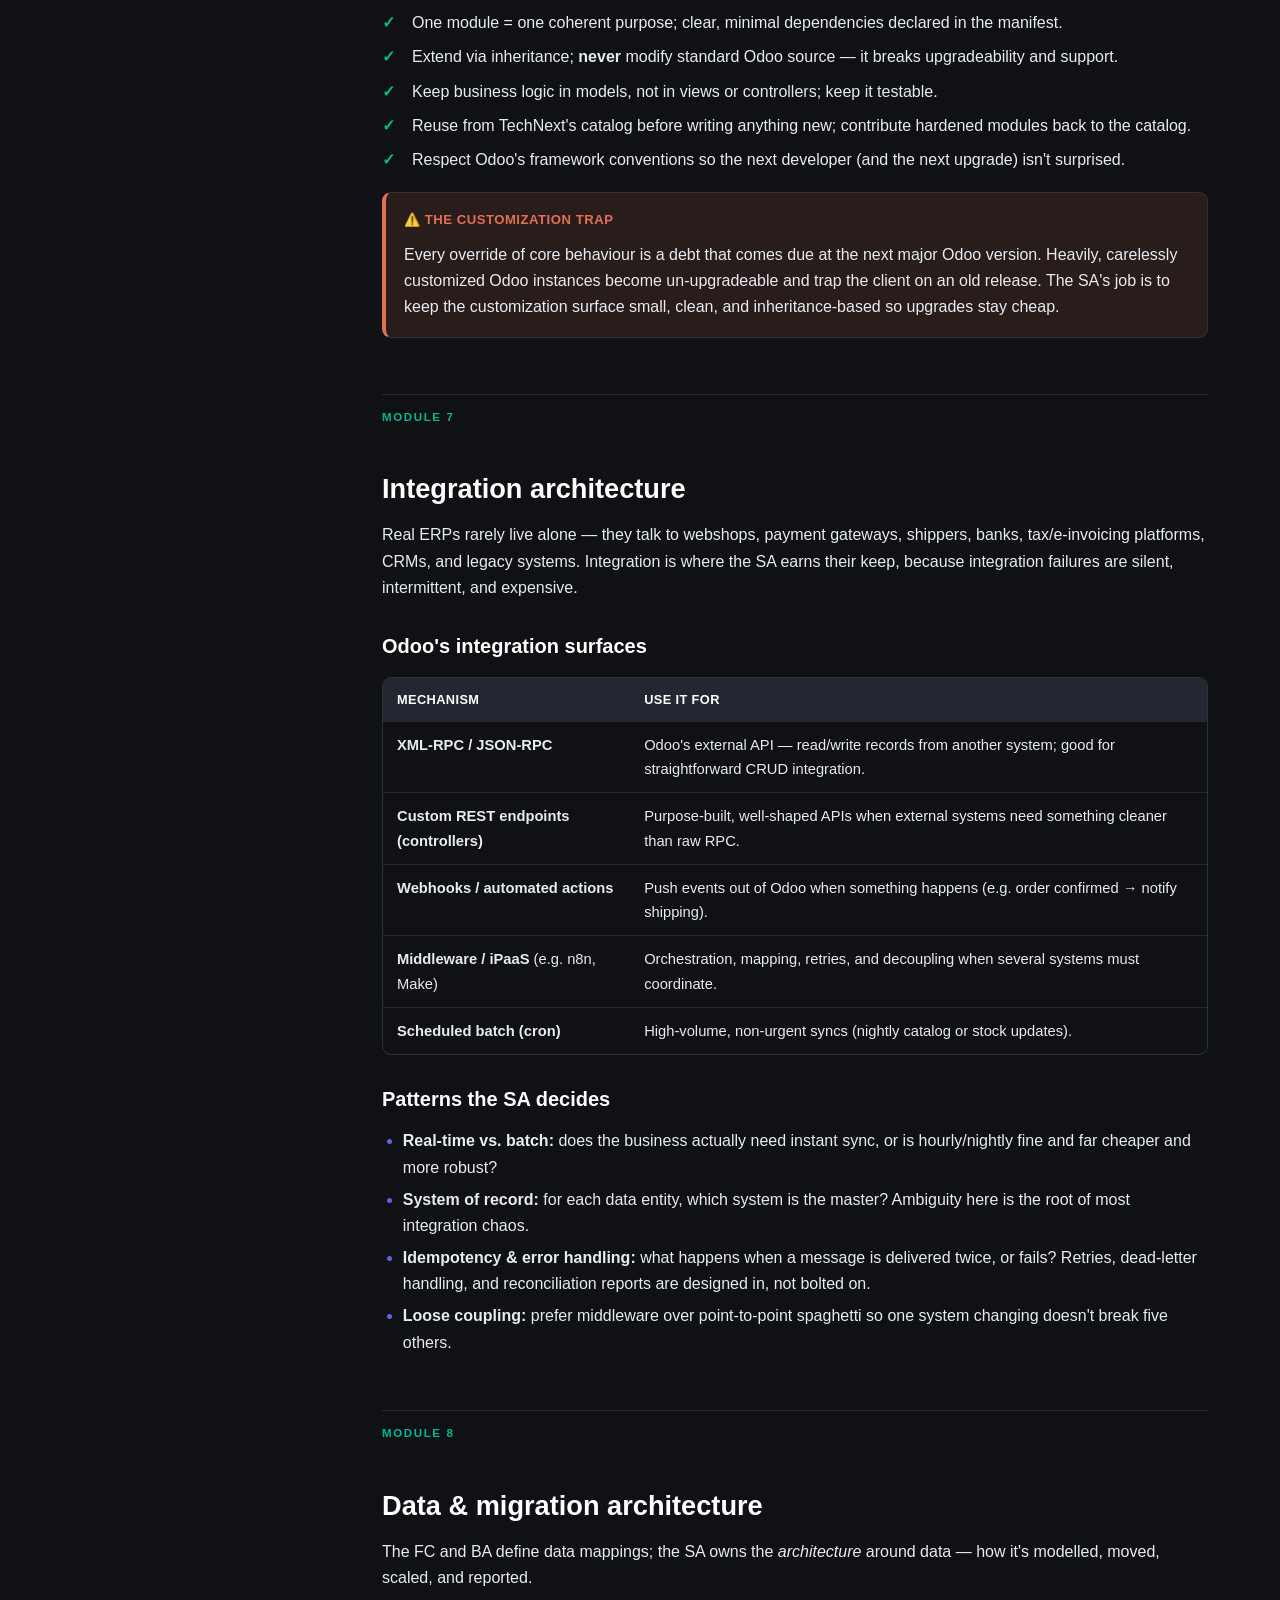
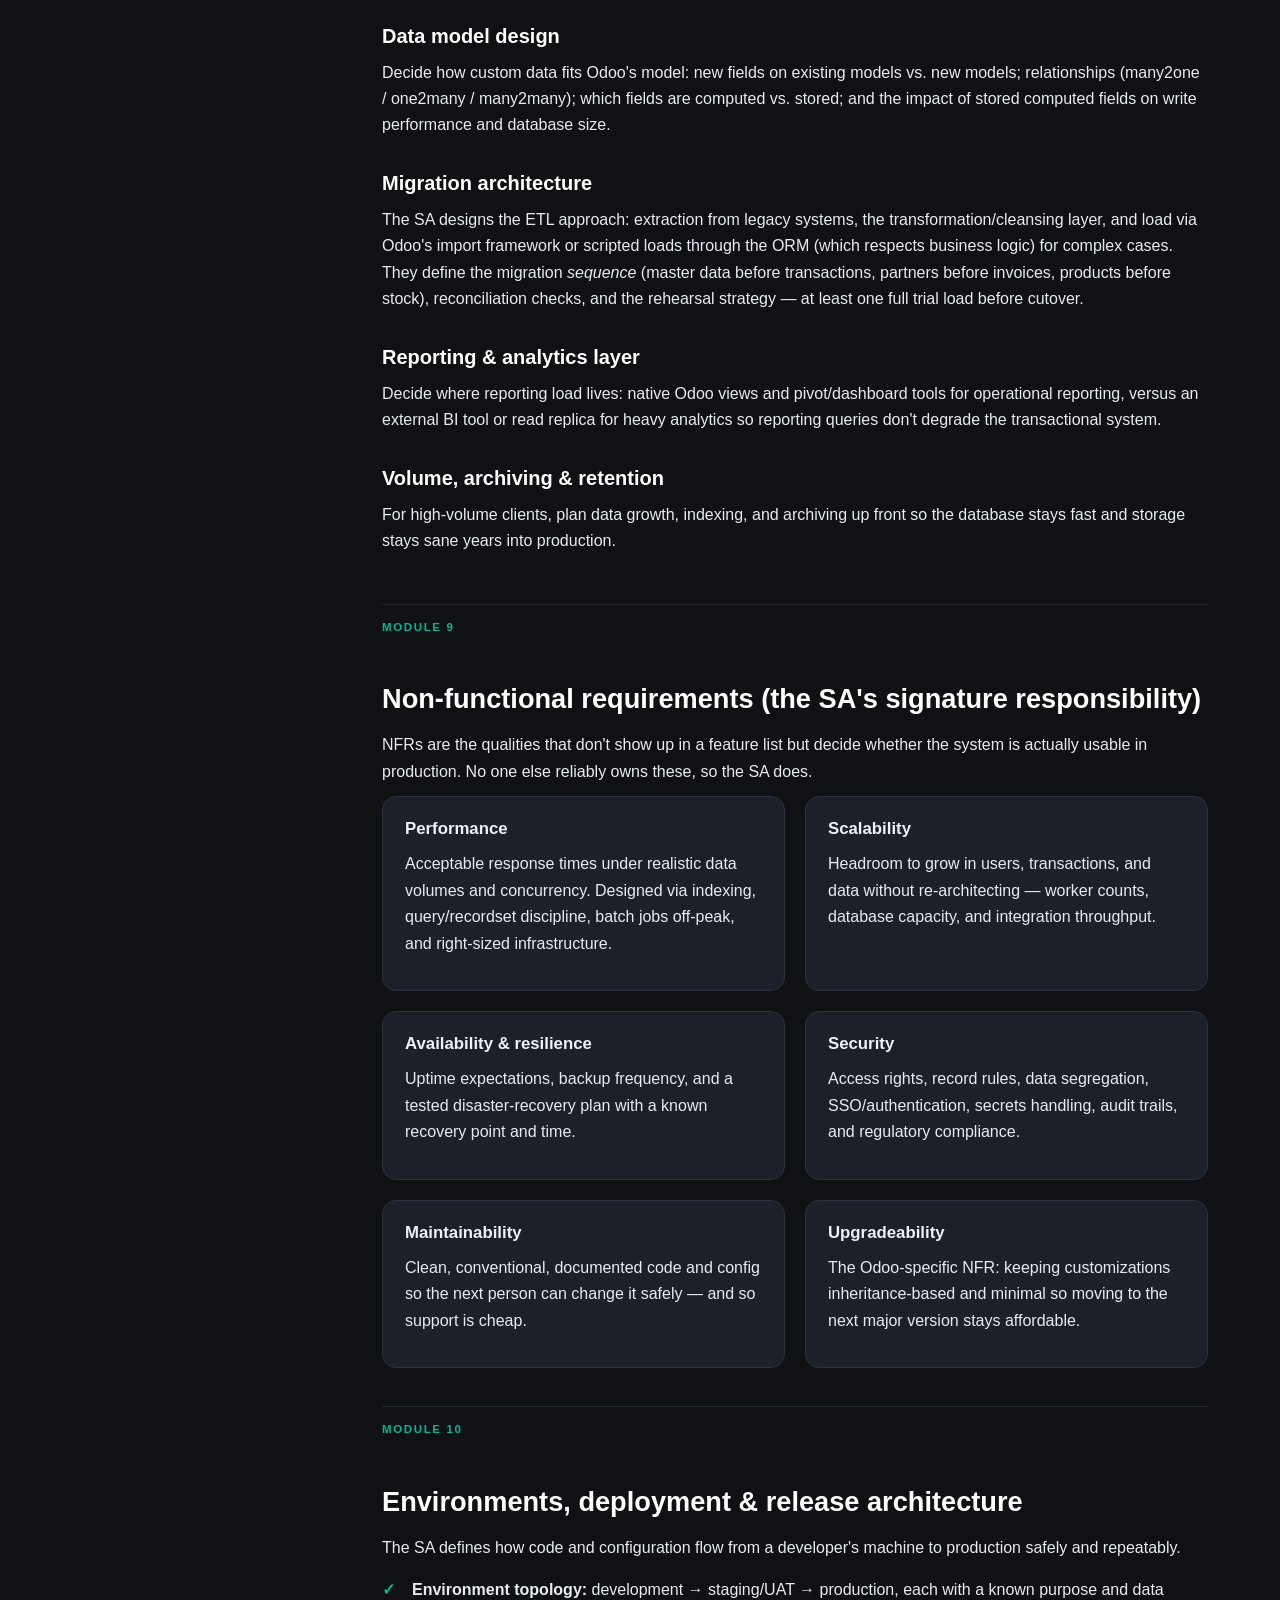
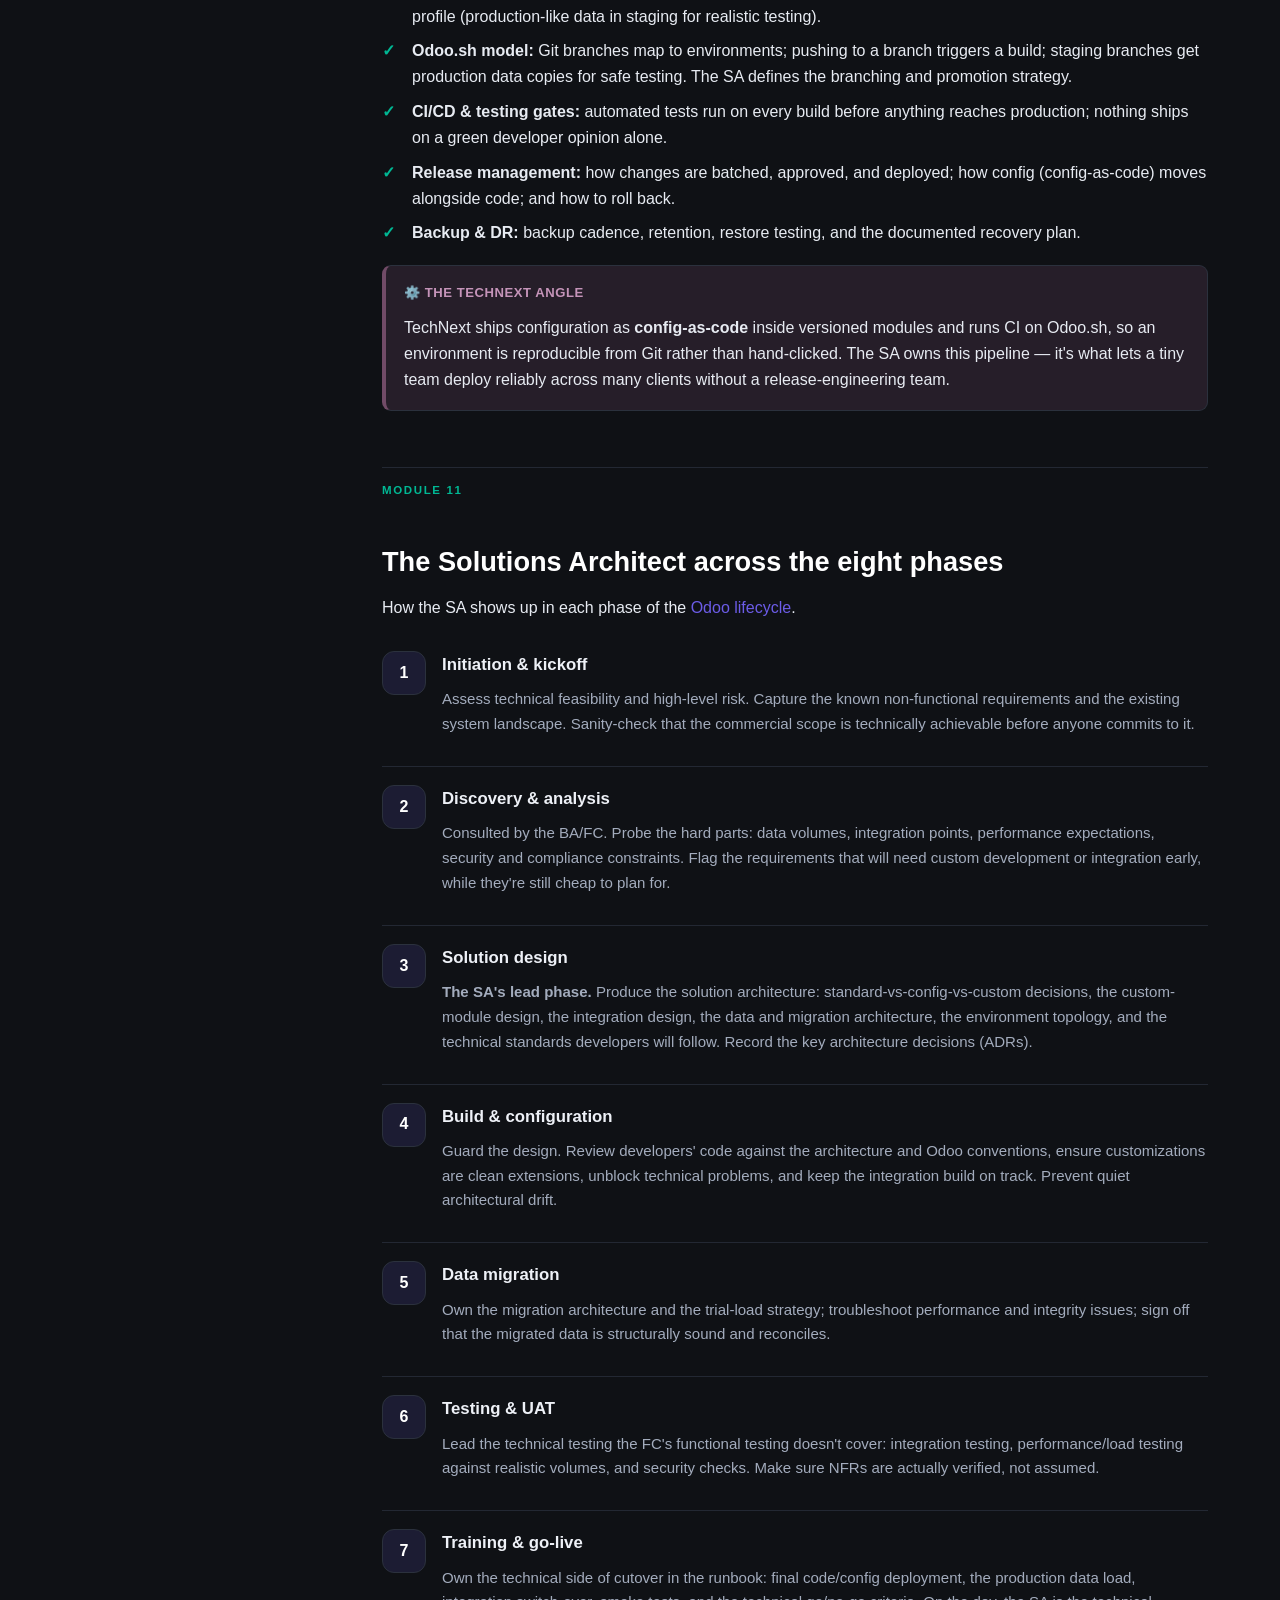
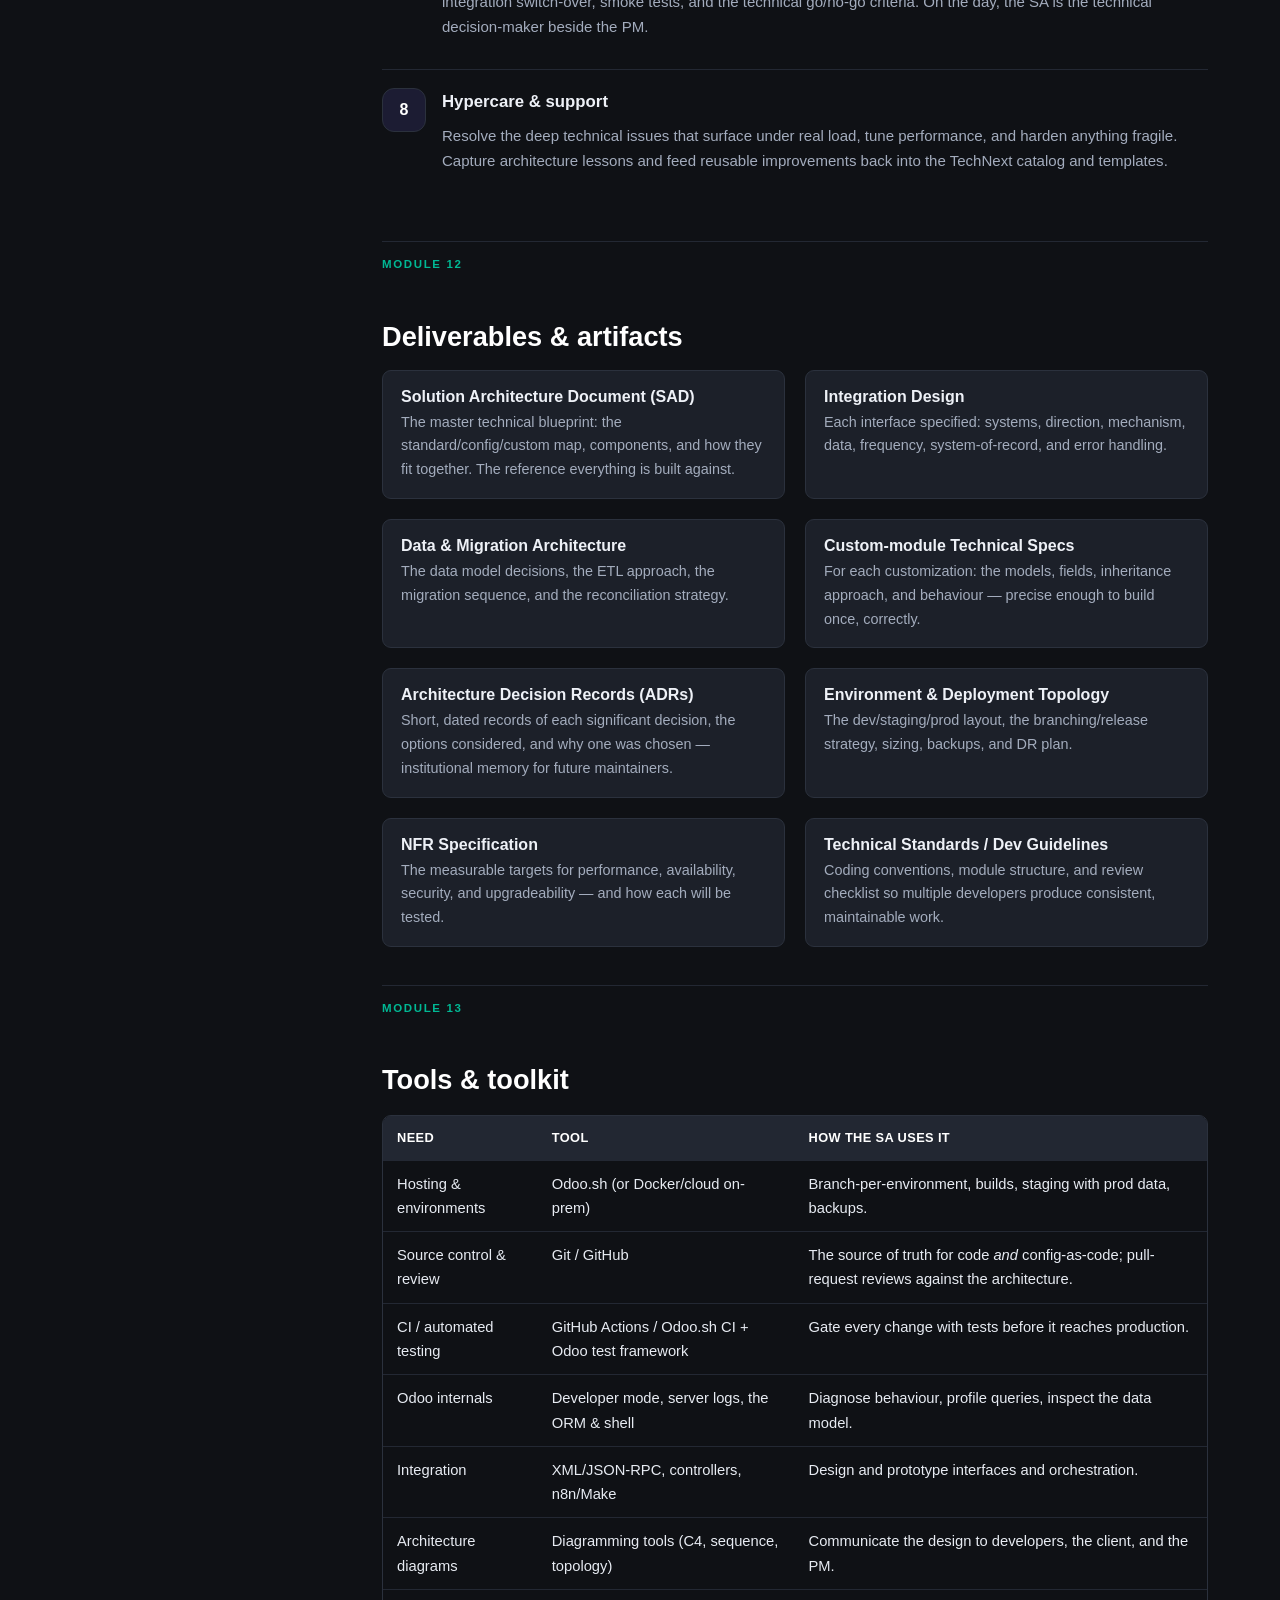
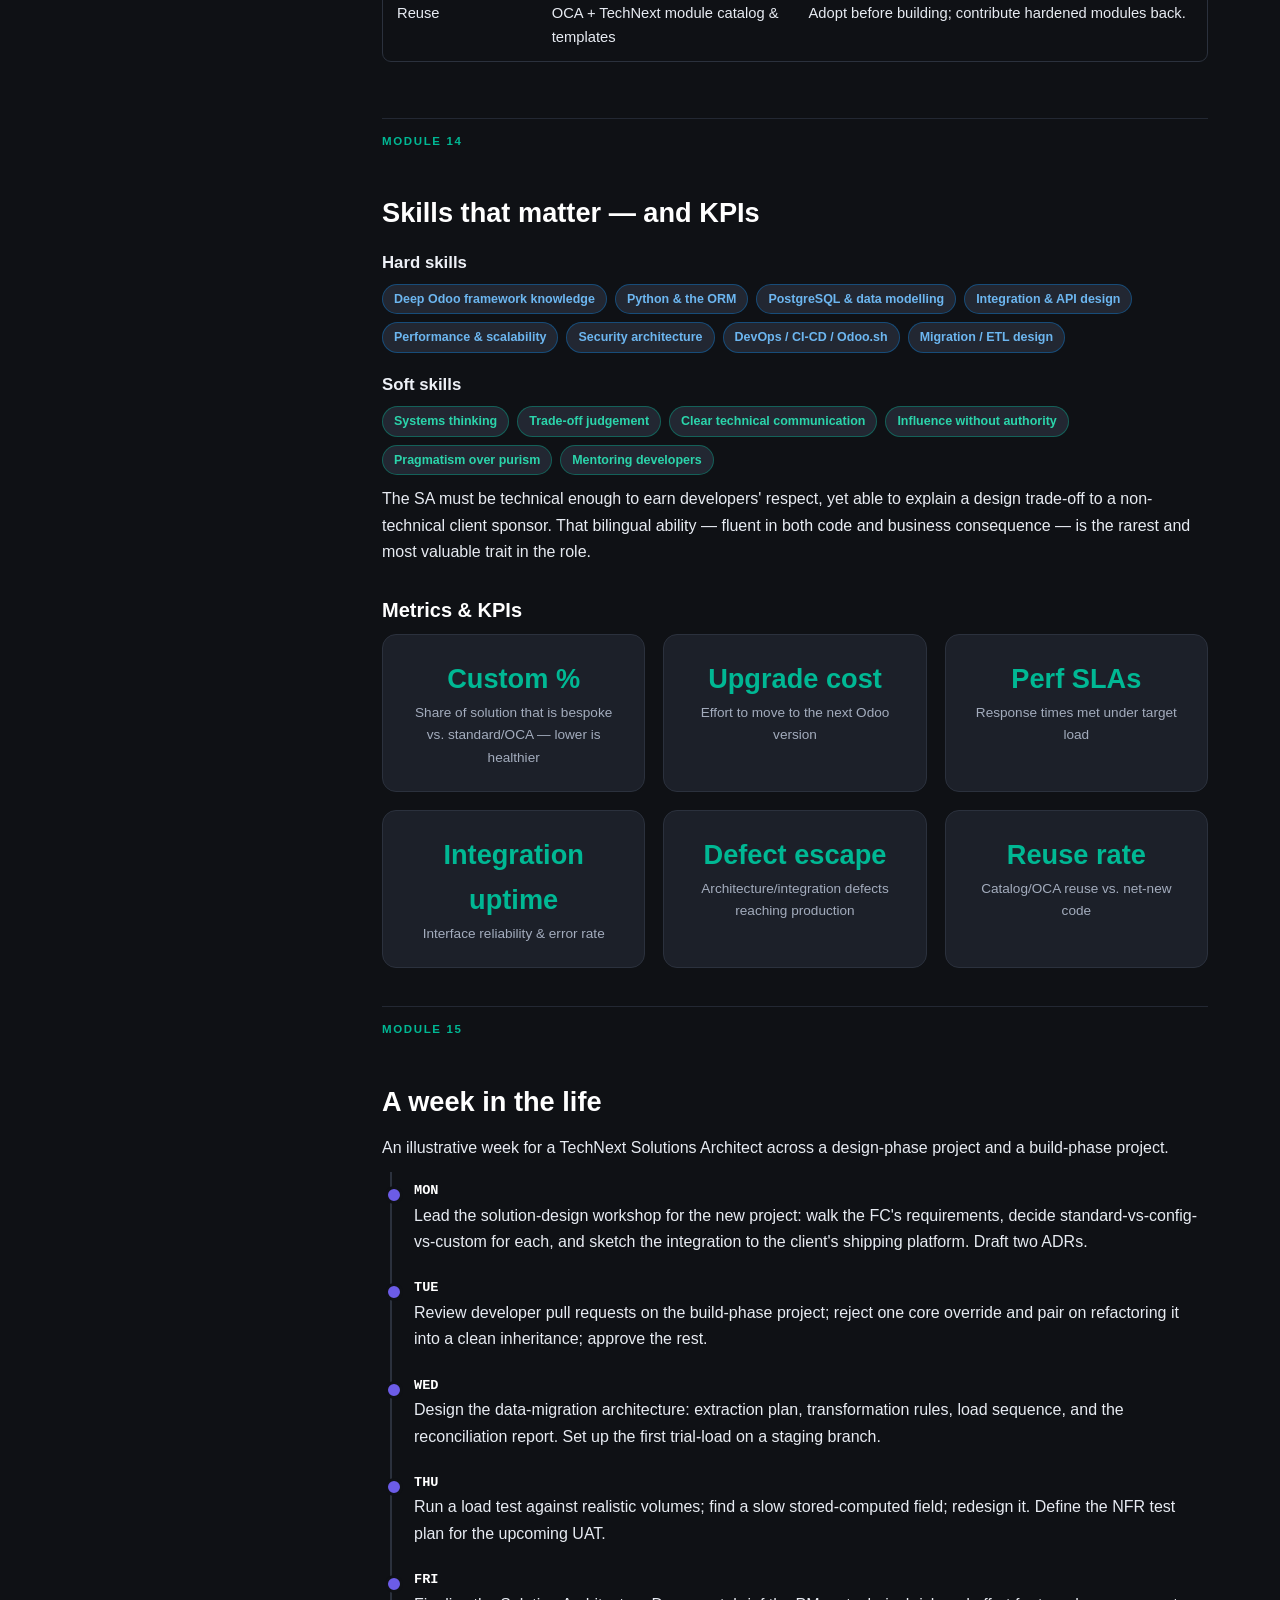
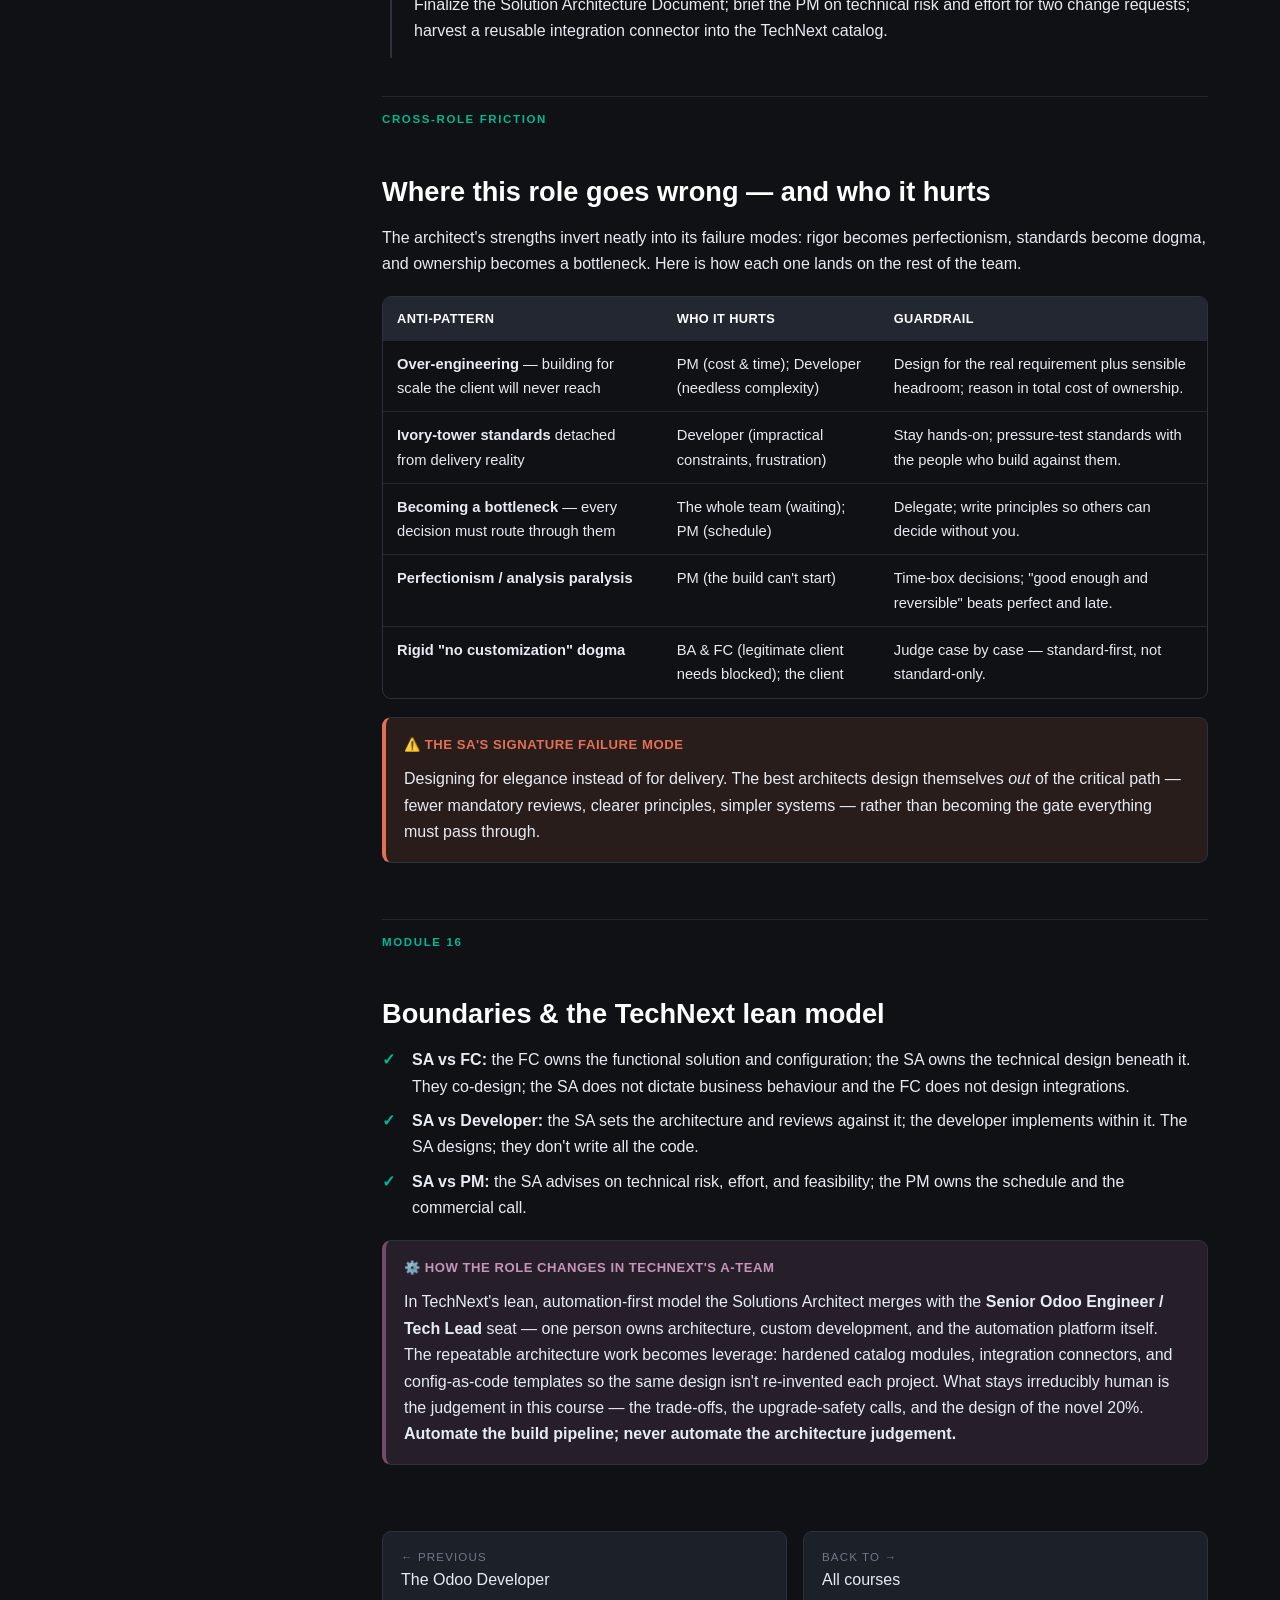
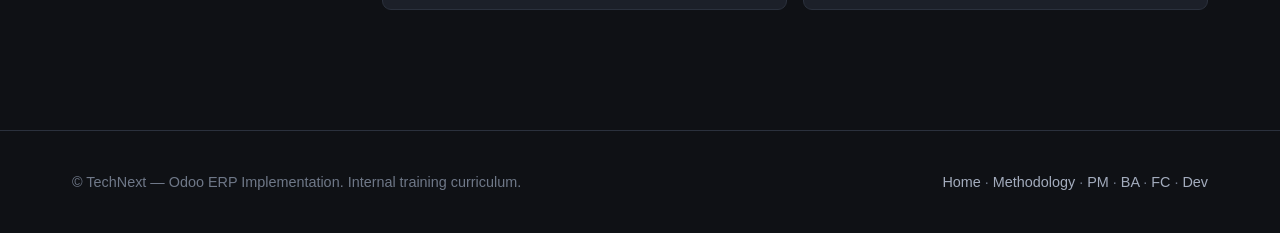
<file: website/solutions-architect.html>
<!DOCTYPE html>
<html lang="en">
<head>
<meta charset="UTF-8" />
<meta name="viewport" content="width=device-width, initial-scale=1.0" />
<title>The Solutions Architect — TechNext Academy</title>
<meta name="description" content="A comprehensive course on the Solutions Architect role in an Odoo ERP implementation: the technical blueprint, architecture domains, Odoo internals, integration and data architecture, non-functional requirements, environments, deliverables, skills, and collaboration — in the context of TechNext." />
<link rel="stylesheet" href="assets/styles.css" />
</head>
<body>
<div class="progress-bar"></div>

<nav class="topnav">
  <div class="inner">
    <a class="brand" href="index.html"><span class="logo">TN</span><span>TechNext Academy<small>Odoo Implementation Roles</small></span></a>
    <button class="nav-toggle" aria-label="Menu">☰</button>
    <div class="navlinks">
      <a href="index.html">Home</a>
      <a href="methodology.html">Methodology</a>
      <div class="navdrop">
        <button class="navdrop-btn active" aria-expanded="false">Roles ▾</button>
        <div class="navdrop-menu">
          <a href="project-manager.html">Project Manager</a>
          <a href="business-analyst.html">Business Analyst</a>
          <a href="functional-consultant.html">Functional Consultant</a>
          <a href="odoo-developer.html">Odoo Developer</a>
          <a href="solutions-architect.html" class="active">Solutions Architect</a>
        </div>
      </div>
      <a href="career-paths.html">Career Paths</a>
    </div>
  </div>
</nav>

<header class="course-head">
  <div class="wrap">
    <span class="eyebrow">Role Course · 04</span>
    <h1>The Solutions Architect</h1>
    <p class="lead">The technical authority on the project. Where the Functional Consultant decides <em>how Odoo will behave</em>, the Solutions Architect decides <em>how the whole system will be built</em> — modules, integrations, data, environments, performance, security, and upgrade-safety — so that the solution still stands up in three years, not just at go-live. Their product is a coherent, scalable, maintainable <em>blueprint</em>.</p>
    <div class="course-meta">
      <span class="chip">🏛️ 16 modules</span>
      <span class="chip">⏱️ Full read ~40 min</span>
      <span class="chip">🎯 Architecture &amp; integration</span>
      <span class="chip">⚙️ Odoo internals throughout</span>
    </div>
  </div>
</header>

<div class="wrap">
<div class="course-layout">

  <aside class="toc">
    <h4>Course contents</h4>
    <ol>
      <li><a href="#what">What the role really is</a></li>
      <li><a href="#mindset">The architect's mindset</a></li>
      <li><a href="#vs">SA vs FC, Dev Lead &amp; PM</a></li>
      <li><a href="#domains">The six architecture domains</a></li>
      <li><a href="#odoo-internals">Odoo technical architecture</a></li>
      <li><a href="#modules">Application &amp; module architecture</a></li>
      <li><a href="#integration">Integration architecture</a></li>
      <li><a href="#data">Data &amp; migration architecture</a></li>
      <li><a href="#nfr">Non-functional requirements</a></li>
      <li><a href="#environments">Environments &amp; release architecture</a></li>
      <li><a href="#lifecycle">The SA across the 8 phases</a></li>
      <li><a href="#deliverables">Deliverables &amp; artifacts</a></li>
      <li><a href="#tools">Tools &amp; toolkit</a></li>
      <li><a href="#skills">Skills &amp; KPIs</a></li>
      <li><a href="#day">A week in the life</a></li>
      <li><a href="#friction">Where this role goes wrong</a></li>
      <li><a href="#boundaries">Boundaries &amp; the TechNext model</a></li>
    </ol>
  </aside>

  <main class="content">

    <section id="what">
      <span class="module-label">Module 1</span>
      <h2>What the role really is</h2>
      <p>The Solutions Architect (SA) is the person accountable for the <strong>technical integrity of the whole solution</strong>. On an Odoo implementation a great deal can be configured by a Functional Consultant — but the moment a project needs custom modules, third-party integrations, large-scale data migration, multi-company topology, or has to perform under real load and survive future Odoo upgrades, someone has to hold the <em>technical</em> big picture. That someone is the SA.</p>
      <p>The SA answers a different question than the other roles. The BA answers "what does the business need?", the FC answers "how will Odoo deliver it?", the PM answers "when and at what cost?". The SA answers:</p>
      <blockquote>"Will this whole thing actually hold together — under load, across integrations, through the next upgrade — and is it the simplest design that does so?"</blockquote>
      <p>They sit between the functional world (FC/BA) and the technical world (developers and infrastructure), translating an agreed solution into a buildable, durable technical design — and then guarding that design while it's built.</p>
      <div class="callout">
        <div class="c-title">Definition</div>
        <p><strong>Solution architecture</strong> is the discipline of defining the structure, components, interfaces, and behaviour of a system to satisfy both its functional requirements and — critically — its <em>non-functional</em> requirements (performance, scalability, security, maintainability, upgradeability). In ERP, the SA makes the technical decisions that are expensive or impossible to reverse later.</p>
      </div>
    </section>

    <section id="mindset">
      <span class="module-label">Module 2</span>
      <h2>The architect's mindset</h2>
      <div class="grid-2">
        <div class="card"><h4>Design for change, not just launch</h4><p>The easy design wins at go-live and loses at the first upgrade. The SA optimizes for the system's whole life: cheap to change, safe to upgrade, easy to hand over.</p></div>
        <div class="card"><h4>The best code is no code</h4><p>Every custom line is a liability that must be maintained and re-tested on every Odoo release. The SA pushes hard toward standard Odoo, OCA modules, and configuration before sanctioning bespoke development.</p></div>
        <div class="card"><h4>Non-functionals first</h4><p>Features are visible and get attention; performance, security, and upgradeability are invisible until they fail — usually after go-live. The SA makes them explicit requirements up front.</p></div>
        <div class="card"><h4>Decisions, written down</h4><p>Architecture is a series of trade-offs. The SA records each significant decision and its rationale (an ADR) so future maintainers know <em>why</em>, not just <em>what</em>.</p></div>
        <div class="card"><h4>Total cost of ownership</h4><p>A clever customization that saves two clicks but costs a day per upgrade is a bad trade. The SA reasons in TCO, not in build effort.</p></div>
        <div class="card"><h4>Simplicity is a feature</h4><p>The mark of a strong architect is how much complexity they remove. Fewer moving parts, fewer integrations, fewer custom models — fewer ways to fail.</p></div>
      </div>
    </section>

    <section id="vs">
      <span class="module-label">Module 3</span>
      <h2>SA vs Functional Consultant, Dev Lead &amp; PM</h2>
      <p>Because this role overlaps with others, defining its edges first prevents confusion. The SA is <em>not</em> a senior FC and <em>not</em> just the best developer — it is a distinct, more technical and cross-cutting authority.</p>
      <div class="tbl-wrap">
        <table>
          <thead><tr><th>Role</th><th>Owns</th><th>Decides</th></tr></thead>
          <tbody>
            <tr><td><strong>Functional Consultant</strong></td><td>How Odoo <em>behaves</em> for the business</td><td>Module choice, configuration, the user-facing solution; writes specs for what each customization should <em>do</em>.</td></tr>
            <tr><td><strong>Solutions Architect</strong></td><td>How the system is <em>built</em> and holds together</td><td>The technical design of customizations, integration patterns, data architecture, environment topology, NFRs, and technical standards.</td></tr>
            <tr><td><strong>Dev Lead / Developer</strong></td><td>The code itself</td><td>Implementation detail within the architecture the SA sets; the SA reviews against the design.</td></tr>
            <tr><td><strong>Project Manager</strong></td><td>The outcome: time, cost, risk</td><td>Sequencing and trade-offs; the SA advises on technical risk and effort, the PM owns the call.</td></tr>
          </tbody>
        </table>
      </div>
      <div class="callout info">
        <div class="c-title">ℹ️ A useful one-liner</div>
        <p>The FC says <em>"the sales order should auto-create a project on confirmation."</em> The SA says <em>"we'll do that with an automated action on <code>sale.order</code>, not a core override, so it survives upgrades — and here's how it behaves under bulk imports."</em></p>
      </div>
    </section>

    <section id="domains">
      <span class="module-label">Module 4</span>
      <h2>The six architecture domains</h2>
      <p>The SA's responsibility decomposes into six domains. On a small Odoo project one architect owns all six; on a large programme some are delegated, but accountability stays with the SA.</p>
      <div class="grid-3">
        <div class="card"><h4>1 · Solution architecture</h4><p>The end-to-end blueprint: which problems are solved by standard Odoo, by configuration, by custom modules, by integration, or by a process change. The map everything else hangs from.</p></div>
        <div class="card"><h4>2 · Application architecture</h4><p>How custom functionality is structured into modules, how it extends Odoo safely, and how it depends on standard and OCA modules.</p></div>
        <div class="card"><h4>3 · Data architecture</h4><p>The data model, master-data ownership, migration strategy, archiving, and the reporting/analytics layer.</p></div>
        <div class="card"><h4>4 · Integration architecture</h4><p>How Odoo talks to the rest of the landscape — APIs, middleware, batch vs. real-time, error handling and reconciliation.</p></div>
        <div class="card"><h4>5 · Infrastructure / deployment</h4><p>Hosting (Odoo.sh, on-prem, cloud), environment topology, sizing, backups, disaster recovery, and the release pipeline.</p></div>
        <div class="card"><h4>6 · Security architecture</h4><p>Access rights and record rules, data segregation (multi-company), authentication/SSO, secrets, audit, and compliance (e.g. GDPR, e-invoicing).</p></div>
      </div>
    </section>

    <section id="odoo-internals">
      <span class="module-label">Module 5</span>
      <h2>Odoo technical architecture — the SA's mental model</h2>
      <p>Unlike the FC, the SA must understand Odoo <em>under the hood</em>. The essentials:</p>
      <ul>
        <li><strong>Three-tier architecture:</strong> a PostgreSQL database, the Odoo server (Python application + the ORM), and the presentation layer (the web client built on the OWL framework, plus QWeb for reports/templates).</li>
        <li><strong>Everything is a module (addon):</strong> standard apps, OCA community modules, and custom modules are all the same kind of thing — a directory with a manifest, models, views, data, and security. The whole system is the sum of the installed modules on one shared database.</li>
        <li><strong>The ORM and models:</strong> business objects are Python classes mapped to database tables (e.g. <code>sale.order</code>, <code>res.partner</code>, <code>account.move</code>). Fields, computed fields, constraints, and <code>onchange</code> logic live here.</li>
        <li><strong>Inheritance — the upgrade-safety lever:</strong> Odoo lets you <em>extend</em> existing models and views rather than edit them. <em>Classical/extension</em> inheritance (<code>_inherit</code>) adds fields and overrides methods; <em>delegation</em> (<code>_inherits</code>) composes records; view inheritance uses XPath to inject into existing screens. <strong>Designing customizations as clean extensions — never as edits to core files — is the single most important architectural habit in Odoo.</strong></li>
        <li><strong>Controllers &amp; web:</strong> HTTP/JSON controllers expose endpoints (used by the portal, website, and REST-style integrations).</li>
        <li><strong>Performance surfaces:</strong> workers/processes, cron jobs, database indexing, and the cost of computed/stored fields and large recordsets — the things that decide whether the system is fast at 50 users and 5 million records.</li>
      </ul>
      <div class="callout odoo">
        <div class="c-title">⚙️ The TechNext angle</div>
        <p>TechNext targets Odoo.sh for most clients, so the SA's mental model includes Odoo.sh's Git-backed branches, build system, and staging model. The SA's reusable-architecture decisions feed directly into TechNext's module catalog and vertical templates — good architecture here is leverage on every future project.</p>
      </div>
    </section>

    <section id="modules">
      <span class="module-label">Module 6</span>
      <h2>Application &amp; custom-module architecture</h2>
      <p>When configuration and OCA can't cover a requirement, the SA designs the custom solution — and the goal is always the <em>smallest, cleanest</em> extension that meets the need.</p>
      <h3>Decision order (cheapest, safest first)</h3>
      <ol>
        <li><strong>Standard Odoo setting</strong> — already there, just turn it on.</li>
        <li><strong>Odoo Studio</strong> — low-code fields, views, automated actions (the FC's territory; the SA sets the guardrails).</li>
        <li><strong>OCA module</strong> — a community-maintained, upgrade-tracked module that already solves it.</li>
        <li><strong>Custom module</strong> — bespoke code, designed as a clean extension, only when the above genuinely can't.</li>
      </ol>
      <h3>Custom-module design principles the SA enforces</h3>
      <ul class="checks">
        <li>One module = one coherent purpose; clear, minimal dependencies declared in the manifest.</li>
        <li>Extend via inheritance; <strong>never</strong> modify standard Odoo source — it breaks upgradeability and support.</li>
        <li>Keep business logic in models, not in views or controllers; keep it testable.</li>
        <li>Reuse from TechNext's catalog before writing anything new; contribute hardened modules back to the catalog.</li>
        <li>Respect Odoo's framework conventions so the next developer (and the next upgrade) isn't surprised.</li>
      </ul>
      <div class="callout warn">
        <div class="c-title">⚠️ The customization trap</div>
        <p>Every override of core behaviour is a debt that comes due at the next major Odoo version. Heavily, carelessly customized Odoo instances become un-upgradeable and trap the client on an old release. The SA's job is to keep the customization surface small, clean, and inheritance-based so upgrades stay cheap.</p>
      </div>
    </section>

    <section id="integration">
      <span class="module-label">Module 7</span>
      <h2>Integration architecture</h2>
      <p>Real ERPs rarely live alone — they talk to webshops, payment gateways, shippers, banks, tax/e-invoicing platforms, CRMs, and legacy systems. Integration is where the SA earns their keep, because integration failures are silent, intermittent, and expensive.</p>
      <h3>Odoo's integration surfaces</h3>
      <div class="tbl-wrap">
        <table>
          <thead><tr><th>Mechanism</th><th>Use it for</th></tr></thead>
          <tbody>
            <tr><td><strong>XML-RPC / JSON-RPC</strong></td><td>Odoo's external API — read/write records from another system; good for straightforward CRUD integration.</td></tr>
            <tr><td><strong>Custom REST endpoints (controllers)</strong></td><td>Purpose-built, well-shaped APIs when external systems need something cleaner than raw RPC.</td></tr>
            <tr><td><strong>Webhooks / automated actions</strong></td><td>Push events out of Odoo when something happens (e.g. order confirmed → notify shipping).</td></tr>
            <tr><td><strong>Middleware / iPaaS</strong> (e.g. n8n, Make)</td><td>Orchestration, mapping, retries, and decoupling when several systems must coordinate.</td></tr>
            <tr><td><strong>Scheduled batch (cron)</strong></td><td>High-volume, non-urgent syncs (nightly catalog or stock updates).</td></tr>
          </tbody>
        </table>
      </div>
      <h3>Patterns the SA decides</h3>
      <ul>
        <li><strong>Real-time vs. batch:</strong> does the business actually need instant sync, or is hourly/nightly fine and far cheaper and more robust?</li>
        <li><strong>System of record:</strong> for each data entity, which system is the master? Ambiguity here is the root of most integration chaos.</li>
        <li><strong>Idempotency &amp; error handling:</strong> what happens when a message is delivered twice, or fails? Retries, dead-letter handling, and reconciliation reports are designed in, not bolted on.</li>
        <li><strong>Loose coupling:</strong> prefer middleware over point-to-point spaghetti so one system changing doesn't break five others.</li>
      </ul>
    </section>

    <section id="data">
      <span class="module-label">Module 8</span>
      <h2>Data &amp; migration architecture</h2>
      <p>The FC and BA define data mappings; the SA owns the <em>architecture</em> around data — how it's modelled, moved, scaled, and reported.</p>
      <h3>Data model design</h3>
      <p>Decide how custom data fits Odoo's model: new fields on existing models vs. new models; relationships (many2one / one2many / many2many); which fields are computed vs. stored; and the impact of stored computed fields on write performance and database size.</p>
      <h3>Migration architecture</h3>
      <p>The SA designs the ETL approach: extraction from legacy systems, the transformation/cleansing layer, and load via Odoo's import framework or scripted loads through the ORM (which respects business logic) for complex cases. They define the migration <em>sequence</em> (master data before transactions, partners before invoices, products before stock), reconciliation checks, and the rehearsal strategy — at least one full trial load before cutover.</p>
      <h3>Reporting &amp; analytics layer</h3>
      <p>Decide where reporting load lives: native Odoo views and pivot/dashboard tools for operational reporting, versus an external BI tool or read replica for heavy analytics so reporting queries don't degrade the transactional system.</p>
      <h3>Volume, archiving &amp; retention</h3>
      <p>For high-volume clients, plan data growth, indexing, and archiving up front so the database stays fast and storage stays sane years into production.</p>
    </section>

    <section id="nfr">
      <span class="module-label">Module 9</span>
      <h2>Non-functional requirements (the SA's signature responsibility)</h2>
      <p>NFRs are the qualities that don't show up in a feature list but decide whether the system is actually usable in production. No one else reliably owns these, so the SA does.</p>
      <div class="grid-2">
        <div class="card"><h4>Performance</h4><p>Acceptable response times under realistic data volumes and concurrency. Designed via indexing, query/recordset discipline, batch jobs off-peak, and right-sized infrastructure.</p></div>
        <div class="card"><h4>Scalability</h4><p>Headroom to grow in users, transactions, and data without re-architecting — worker counts, database capacity, and integration throughput.</p></div>
        <div class="card"><h4>Availability &amp; resilience</h4><p>Uptime expectations, backup frequency, and a tested disaster-recovery plan with a known recovery point and time.</p></div>
        <div class="card"><h4>Security</h4><p>Access rights, record rules, data segregation, SSO/authentication, secrets handling, audit trails, and regulatory compliance.</p></div>
        <div class="card"><h4>Maintainability</h4><p>Clean, conventional, documented code and config so the next person can change it safely — and so support is cheap.</p></div>
        <div class="card"><h4>Upgradeability</h4><p>The Odoo-specific NFR: keeping customizations inheritance-based and minimal so moving to the next major version stays affordable.</p></div>
      </div>
    </section>

    <section id="environments">
      <span class="module-label">Module 10</span>
      <h2>Environments, deployment &amp; release architecture</h2>
      <p>The SA defines how code and configuration flow from a developer's machine to production safely and repeatably.</p>
      <ul class="checks">
        <li><strong>Environment topology:</strong> development → staging/UAT → production, each with a known purpose and data profile (production-like data in staging for realistic testing).</li>
        <li><strong>Odoo.sh model:</strong> Git branches map to environments; pushing to a branch triggers a build; staging branches get production data copies for safe testing. The SA defines the branching and promotion strategy.</li>
        <li><strong>CI/CD &amp; testing gates:</strong> automated tests run on every build before anything reaches production; nothing ships on a green developer opinion alone.</li>
        <li><strong>Release management:</strong> how changes are batched, approved, and deployed; how config (config-as-code) moves alongside code; and how to roll back.</li>
        <li><strong>Backup &amp; DR:</strong> backup cadence, retention, restore testing, and the documented recovery plan.</li>
      </ul>
      <div class="callout odoo">
        <div class="c-title">⚙️ The TechNext angle</div>
        <p>TechNext ships configuration as <strong>config-as-code</strong> inside versioned modules and runs CI on Odoo.sh, so an environment is reproducible from Git rather than hand-clicked. The SA owns this pipeline — it's what lets a tiny team deploy reliably across many clients without a release-engineering team.</p>
      </div>
    </section>

    <section id="lifecycle">
      <span class="module-label">Module 11</span>
      <h2>The Solutions Architect across the eight phases</h2>
      <p>How the SA shows up in each phase of the <a href="methodology.html">Odoo lifecycle</a>.</p>

      <div class="phase"><div class="num">1</div><div><h4>Initiation &amp; kickoff</h4><p class="role-do">Assess technical feasibility and high-level risk. Capture the known non-functional requirements and the existing system landscape. Sanity-check that the commercial scope is technically achievable before anyone commits to it.</p></div></div>
      <div class="phase"><div class="num">2</div><div><h4>Discovery &amp; analysis</h4><p class="role-do">Consulted by the BA/FC. Probe the hard parts: data volumes, integration points, performance expectations, security and compliance constraints. Flag the requirements that will need custom development or integration early, while they're still cheap to plan for.</p></div></div>
      <div class="phase"><div class="num">3</div><div><h4>Solution design</h4><p class="role-do"><strong>The SA's lead phase.</strong> Produce the solution architecture: standard-vs-config-vs-custom decisions, the custom-module design, the integration design, the data and migration architecture, the environment topology, and the technical standards developers will follow. Record the key architecture decisions (ADRs).</p></div></div>
      <div class="phase"><div class="num">4</div><div><h4>Build &amp; configuration</h4><p class="role-do">Guard the design. Review developers' code against the architecture and Odoo conventions, ensure customizations are clean extensions, unblock technical problems, and keep the integration build on track. Prevent quiet architectural drift.</p></div></div>
      <div class="phase"><div class="num">5</div><div><h4>Data migration</h4><p class="role-do">Own the migration architecture and the trial-load strategy; troubleshoot performance and integrity issues; sign off that the migrated data is structurally sound and reconciles.</p></div></div>
      <div class="phase"><div class="num">6</div><div><h4>Testing &amp; UAT</h4><p class="role-do">Lead the technical testing the FC's functional testing doesn't cover: integration testing, performance/load testing against realistic volumes, and security checks. Make sure NFRs are actually verified, not assumed.</p></div></div>
      <div class="phase"><div class="num">7</div><div><h4>Training &amp; go-live</h4><p class="role-do">Own the technical side of cutover in the runbook: final code/config deployment, the production data load, integration switch-over, smoke tests, and the technical go/no-go criteria. On the day, the SA is the technical decision-maker beside the PM.</p></div></div>
      <div class="phase"><div class="num">8</div><div><h4>Hypercare &amp; support</h4><p class="role-do">Resolve the deep technical issues that surface under real load, tune performance, and harden anything fragile. Capture architecture lessons and feed reusable improvements back into the TechNext catalog and templates.</p></div></div>
    </section>

    <section id="deliverables">
      <span class="module-label">Module 12</span>
      <h2>Deliverables &amp; artifacts</h2>
      <div class="grid-2">
        <div class="deliverable"><h4>Solution Architecture Document (SAD)</h4><p>The master technical blueprint: the standard/config/custom map, components, and how they fit together. The reference everything is built against.</p></div>
        <div class="deliverable"><h4>Integration Design</h4><p>Each interface specified: systems, direction, mechanism, data, frequency, system-of-record, and error handling.</p></div>
        <div class="deliverable"><h4>Data &amp; Migration Architecture</h4><p>The data model decisions, the ETL approach, the migration sequence, and the reconciliation strategy.</p></div>
        <div class="deliverable"><h4>Custom-module Technical Specs</h4><p>For each customization: the models, fields, inheritance approach, and behaviour — precise enough to build once, correctly.</p></div>
        <div class="deliverable"><h4>Architecture Decision Records (ADRs)</h4><p>Short, dated records of each significant decision, the options considered, and why one was chosen — institutional memory for future maintainers.</p></div>
        <div class="deliverable"><h4>Environment &amp; Deployment Topology</h4><p>The dev/staging/prod layout, the branching/release strategy, sizing, backups, and DR plan.</p></div>
        <div class="deliverable"><h4>NFR Specification</h4><p>The measurable targets for performance, availability, security, and upgradeability — and how each will be tested.</p></div>
        <div class="deliverable"><h4>Technical Standards / Dev Guidelines</h4><p>Coding conventions, module structure, and review checklist so multiple developers produce consistent, maintainable work.</p></div>
      </div>
    </section>

    <section id="tools">
      <span class="module-label">Module 13</span>
      <h2>Tools &amp; toolkit</h2>
      <div class="tbl-wrap">
        <table>
          <thead><tr><th>Need</th><th>Tool</th><th>How the SA uses it</th></tr></thead>
          <tbody>
            <tr><td>Hosting &amp; environments</td><td>Odoo.sh (or Docker/cloud on-prem)</td><td>Branch-per-environment, builds, staging with prod data, backups.</td></tr>
            <tr><td>Source control &amp; review</td><td>Git / GitHub</td><td>The source of truth for code <em>and</em> config-as-code; pull-request reviews against the architecture.</td></tr>
            <tr><td>CI / automated testing</td><td>GitHub Actions / Odoo.sh CI + Odoo test framework</td><td>Gate every change with tests before it reaches production.</td></tr>
            <tr><td>Odoo internals</td><td>Developer mode, server logs, the ORM &amp; shell</td><td>Diagnose behaviour, profile queries, inspect the data model.</td></tr>
            <tr><td>Integration</td><td>XML/JSON-RPC, controllers, n8n/Make</td><td>Design and prototype interfaces and orchestration.</td></tr>
            <tr><td>Architecture diagrams</td><td>Diagramming tools (C4, sequence, topology)</td><td>Communicate the design to developers, the client, and the PM.</td></tr>
            <tr><td>Reuse</td><td>OCA + TechNext module catalog &amp; templates</td><td>Adopt before building; contribute hardened modules back.</td></tr>
          </tbody>
        </table>
      </div>
    </section>

    <section id="skills">
      <span class="module-label">Module 14</span>
      <h2>Skills that matter — and KPIs</h2>
      <h4>Hard skills</h4>
      <div class="tags">
        <span class="tag hard">Deep Odoo framework knowledge</span>
        <span class="tag hard">Python &amp; the ORM</span>
        <span class="tag hard">PostgreSQL &amp; data modelling</span>
        <span class="tag hard">Integration &amp; API design</span>
        <span class="tag hard">Performance &amp; scalability</span>
        <span class="tag hard">Security architecture</span>
        <span class="tag hard">DevOps / CI-CD / Odoo.sh</span>
        <span class="tag hard">Migration / ETL design</span>
      </div>
      <h4>Soft skills</h4>
      <div class="tags">
        <span class="tag soft">Systems thinking</span>
        <span class="tag soft">Trade-off judgement</span>
        <span class="tag soft">Clear technical communication</span>
        <span class="tag soft">Influence without authority</span>
        <span class="tag soft">Pragmatism over purism</span>
        <span class="tag soft">Mentoring developers</span>
      </div>
      <p>The SA must be technical enough to earn developers' respect, yet able to explain a design trade-off to a non-technical client sponsor. That bilingual ability — fluent in both code and business consequence — is the rarest and most valuable trait in the role.</p>
      <h3>Metrics &amp; KPIs</h3>
      <div class="grid-3">
        <div class="card kpi"><div class="big">Custom %</div><div class="lbl">Share of solution that is bespoke vs. standard/OCA — lower is healthier</div></div>
        <div class="card kpi"><div class="big">Upgrade cost</div><div class="lbl">Effort to move to the next Odoo version</div></div>
        <div class="card kpi"><div class="big">Perf SLAs</div><div class="lbl">Response times met under target load</div></div>
        <div class="card kpi"><div class="big">Integration uptime</div><div class="lbl">Interface reliability &amp; error rate</div></div>
        <div class="card kpi"><div class="big">Defect escape</div><div class="lbl">Architecture/integration defects reaching production</div></div>
        <div class="card kpi"><div class="big">Reuse rate</div><div class="lbl">Catalog/OCA reuse vs. net-new code</div></div>
      </div>
    </section>

    <section id="day">
      <span class="module-label">Module 15</span>
      <h2>A week in the life</h2>
      <p>An illustrative week for a TechNext Solutions Architect across a design-phase project and a build-phase project.</p>
      <div class="timeline">
        <div class="slot"><div class="t">MON</div> Lead the solution-design workshop for the new project: walk the FC's requirements, decide standard-vs-config-vs-custom for each, and sketch the integration to the client's shipping platform. Draft two ADRs.</div>
        <div class="slot"><div class="t">TUE</div> Review developer pull requests on the build-phase project; reject one core override and pair on refactoring it into a clean inheritance; approve the rest.</div>
        <div class="slot"><div class="t">WED</div> Design the data-migration architecture: extraction plan, transformation rules, load sequence, and the reconciliation report. Set up the first trial-load on a staging branch.</div>
        <div class="slot"><div class="t">THU</div> Run a load test against realistic volumes; find a slow stored-computed field; redesign it. Define the NFR test plan for the upcoming UAT.</div>
        <div class="slot"><div class="t">FRI</div> Finalize the Solution Architecture Document; brief the PM on technical risk and effort for two change requests; harvest a reusable integration connector into the TechNext catalog.</div>
      </div>
    </section>

    <section id="friction">
      <span class="module-label">Cross-role friction</span>
      <h2>Where this role goes wrong — and who it hurts</h2>
      <p>The architect's strengths invert neatly into its failure modes: rigor becomes perfectionism, standards become dogma, and ownership becomes a bottleneck. Here is how each one lands on the rest of the team.</p>
      <div class="tbl-wrap">
        <table>
          <thead><tr><th>Anti-pattern</th><th>Who it hurts</th><th>Guardrail</th></tr></thead>
          <tbody>
            <tr><td><strong>Over-engineering</strong> — building for scale the client will never reach</td><td>PM (cost &amp; time); Developer (needless complexity)</td><td>Design for the real requirement plus sensible headroom; reason in total cost of ownership.</td></tr>
            <tr><td><strong>Ivory-tower standards</strong> detached from delivery reality</td><td>Developer (impractical constraints, frustration)</td><td>Stay hands-on; pressure-test standards with the people who build against them.</td></tr>
            <tr><td><strong>Becoming a bottleneck</strong> — every decision must route through them</td><td>The whole team (waiting); PM (schedule)</td><td>Delegate; write principles so others can decide without you.</td></tr>
            <tr><td><strong>Perfectionism / analysis paralysis</strong></td><td>PM (the build can't start)</td><td>Time-box decisions; "good enough and reversible" beats perfect and late.</td></tr>
            <tr><td><strong>Rigid "no customization" dogma</strong></td><td>BA &amp; FC (legitimate client needs blocked); the client</td><td>Judge case by case — standard-first, not standard-only.</td></tr>
          </tbody>
        </table>
      </div>
      <div class="callout warn">
        <div class="c-title">⚠️ The SA's signature failure mode</div>
        <p>Designing for elegance instead of for delivery. The best architects design themselves <em>out</em> of the critical path — fewer mandatory reviews, clearer principles, simpler systems — rather than becoming the gate everything must pass through.</p>
      </div>
    </section>

    <section id="boundaries">
      <span class="module-label">Module 16</span>
      <h2>Boundaries &amp; the TechNext lean model</h2>
      <ul class="checks">
        <li><strong>SA vs FC:</strong> the FC owns the functional solution and configuration; the SA owns the technical design beneath it. They co-design; the SA does not dictate business behaviour and the FC does not design integrations.</li>
        <li><strong>SA vs Developer:</strong> the SA sets the architecture and reviews against it; the developer implements within it. The SA designs; they don't write all the code.</li>
        <li><strong>SA vs PM:</strong> the SA advises on technical risk, effort, and feasibility; the PM owns the schedule and the commercial call.</li>
      </ul>
      <div class="callout odoo">
        <div class="c-title">⚙️ How the role changes in TechNext's A-Team</div>
        <p>In TechNext's lean, automation-first model the Solutions Architect merges with the <strong>Senior Odoo Engineer / Tech Lead</strong> seat — one person owns architecture, custom development, and the automation platform itself. The repeatable architecture work becomes leverage: hardened catalog modules, integration connectors, and config-as-code templates so the same design isn't re-invented each project. What stays irreducibly human is the judgement in this course — the trade-offs, the upgrade-safety calls, and the design of the novel 20%. <strong>Automate the build pipeline; never automate the architecture judgement.</strong></p>
      </div>
    </section>

    <div class="nextprev">
      <a href="odoo-developer.html"><small>← Previous</small> The Odoo Developer</a>
      <a href="index.html"><small>Back to →</small> All courses</a>
    </div>

  </main>
</div>
</div>

<footer class="footer">
  <div class="inner">
    <span>© TechNext — Odoo ERP Implementation. Internal training curriculum.</span>
    <span><a href="index.html">Home</a> · <a href="methodology.html">Methodology</a> · <a href="project-manager.html">PM</a> · <a href="business-analyst.html">BA</a> · <a href="functional-consultant.html">FC</a> · <a href="odoo-developer.html">Dev</a></span>
  </div>
</footer>

<script src="assets/script.js"></script>
</body>
</html>
</file>
<file: website/assets/styles.css>
/* ==========================================================================
   TechNext Academy — Roles in an Odoo ERP Implementation
   Shared stylesheet
   ========================================================================== */

:root {
  --bg: #0f1115;
  --bg-soft: #171a21;
  --bg-card: #1c2029;
  --bg-elevated: #222732;
  --border: #2b313d;
  --border-soft: #232833;
  --text: #e7ebf2;
  --text-muted: #a3acbd;
  --text-faint: #6f7888;

  --brand: #6c5ce7;
  --brand-2: #00b894;
  --brand-soft: rgba(108, 92, 231, 0.14);
  --accent-odoo: #714b67;     /* Odoo plum */
  --accent-odoo-soft: rgba(157, 102, 142, 0.16);

  --tip: #00b894;
  --tip-soft: rgba(0, 184, 148, 0.12);
  --warn: #e17055;
  --warn-soft: rgba(225, 112, 85, 0.12);
  --info: #0984e3;
  --info-soft: rgba(9, 132, 227, 0.12);

  --radius: 14px;
  --radius-sm: 9px;
  --shadow: 0 10px 30px rgba(0, 0, 0, 0.35);
  --maxw: 1180px;
  --font: -apple-system, BlinkMacSystemFont, "Segoe UI", Roboto, Helvetica, Arial, sans-serif;
  --mono: ui-monospace, SFMono-Regular, "SF Mono", Menlo, Consolas, monospace;
}

* { box-sizing: border-box; }

html { scroll-behavior: smooth; scroll-padding-top: 84px; }

body {
  margin: 0;
  font-family: var(--font);
  background: var(--bg);
  color: var(--text);
  line-height: 1.65;
  -webkit-font-smoothing: antialiased;
}

a { color: var(--brand); text-decoration: none; }
a:hover { text-decoration: underline; }

h1, h2, h3, h4 { line-height: 1.25; font-weight: 700; color: #fff; }
h2 { font-size: 1.7rem; margin: 2.6rem 0 1rem; }
h3 { font-size: 1.25rem; margin: 2rem 0 .7rem; }
h4 { font-size: 1.05rem; margin: 1.4rem 0 .5rem; color: #eef1f7; }
p { margin: .7rem 0; }
code { font-family: var(--mono); font-size: .9em; background: var(--bg-elevated); padding: .12em .4em; border-radius: 5px; }

/* ---------- Reading progress bar ---------- */
.progress-bar {
  position: fixed; top: 0; left: 0; height: 3px; width: 0;
  background: linear-gradient(90deg, var(--brand), var(--brand-2));
  z-index: 200; transition: width .1s linear;
}

/* ---------- Top nav ---------- */
.topnav {
  position: sticky; top: 0; z-index: 100;
  background: rgba(15, 17, 21, 0.85);
  backdrop-filter: blur(10px);
  border-bottom: 1px solid var(--border);
}
.topnav .inner {
  max-width: var(--maxw); margin: 0 auto; padding: 0 22px;
  height: 62px; display: flex; align-items: center; gap: 26px;
}
.brand { display: flex; align-items: center; gap: 10px; font-weight: 800; color: #fff; font-size: 1.05rem; }
.brand:hover { text-decoration: none; }
.brand .logo {
  width: 30px; height: 30px; border-radius: 8px;
  background: linear-gradient(135deg, var(--brand), var(--brand-2));
  display: grid; place-items: center; color: #fff; font-weight: 900; font-size: .95rem;
}
.brand small { display:block; color: var(--text-faint); font-weight: 600; font-size: .62rem; letter-spacing: .14em; text-transform: uppercase; }
.navlinks { display: flex; gap: 18px; margin-left: auto; align-items: center; }
.navlinks a { color: var(--text-muted); font-weight: 600; font-size: .92rem; white-space: nowrap; }
.navlinks a:hover, .navlinks a.active { color: #fff; text-decoration: none; }
.nav-toggle { display: none; background: none; border: 1px solid var(--border); color: var(--text); border-radius: 8px; padding: 6px 10px; font-size: 1.1rem; cursor: pointer; margin-left:auto; }

/* Roles dropdown */
.navdrop { position: relative; }
.navdrop-btn { background: none; border: none; color: var(--text-muted); font-weight: 600; font-size: .92rem; font-family: inherit; cursor: pointer; padding: 0; white-space: nowrap; }
.navdrop-btn:hover, .navdrop-btn.active { color: #fff; }
.navdrop-menu { display: none; position: absolute; top: calc(100% + 16px); left: 50%; transform: translateX(-50%); background: var(--bg-elevated); border: 1px solid var(--border); border-radius: 12px; padding: 8px; min-width: 218px; box-shadow: var(--shadow); z-index: 120; }
.navdrop.open .navdrop-menu { display: block; }
.navdrop-menu a { display: block; padding: 9px 12px; border-radius: 8px; color: var(--text-muted); font-size: .9rem; font-weight: 600; white-space: nowrap; }
.navdrop-menu a:hover, .navdrop-menu a.active { background: var(--brand-soft); color: #fff; text-decoration: none; }

/* ---------- Layout ---------- */
.wrap { max-width: var(--maxw); margin: 0 auto; padding: 0 22px; }

/* ---------- Hero ---------- */
.hero {
  position: relative; overflow: hidden;
  padding: 84px 0 70px;
  background:
    radial-gradient(900px 400px at 80% -10%, var(--brand-soft), transparent),
    radial-gradient(700px 380px at 0% 10%, rgba(0,184,148,0.10), transparent);
  border-bottom: 1px solid var(--border);
}
.hero h1 { font-size: clamp(2rem, 5vw, 3.3rem); margin: 0 0 .6rem; letter-spacing: -0.02em; }
.hero .sub { font-size: 1.15rem; color: var(--text-muted); max-width: 720px; }
.eyebrow { display:inline-block; font-size: .72rem; font-weight: 800; letter-spacing: .16em; text-transform: uppercase; color: var(--brand-2); margin-bottom: 14px; }
.hero-cta { margin-top: 28px; display: flex; gap: 14px; flex-wrap: wrap; }

.btn {
  display: inline-flex; align-items: center; gap: 8px;
  padding: 12px 20px; border-radius: 10px; font-weight: 700; font-size: .95rem;
  border: 1px solid transparent; cursor: pointer;
}
.btn:hover { text-decoration: none; }
.btn-primary { background: linear-gradient(135deg, var(--brand), #5b4bd6); color: #fff; }
.btn-primary:hover { filter: brightness(1.08); }
.btn-ghost { background: transparent; border-color: var(--border); color: var(--text); }
.btn-ghost:hover { border-color: var(--brand); color: #fff; }

/* ---------- Role cards (landing) ---------- */
.role-cards { display: grid; grid-template-columns: repeat(auto-fit, minmax(255px, 1fr)); gap: 22px; margin: 40px 0; }
.role-card {
  background: var(--bg-card); border: 1px solid var(--border); border-radius: var(--radius);
  padding: 26px 24px; transition: transform .15s, border-color .15s; display: flex; flex-direction: column;
}
.role-card:hover { transform: translateY(-4px); border-color: var(--brand); text-decoration: none; }
.role-card .icon { width: 46px; height: 46px; border-radius: 12px; display: grid; place-items: center; font-size: 1.4rem; margin-bottom: 16px; }
.role-card h3 { margin: 0 0 6px; color: #fff; }
.role-card p { color: var(--text-muted); font-size: .94rem; margin: 0 0 16px; flex: 1; }
.role-card .meta { font-size: .8rem; color: var(--text-faint); display: flex; gap: 14px; }
.ic-pm { background: rgba(9,132,227,.15); color: #4aa8 f3; color:#56adf5; }
.ic-ba { background: rgba(0,184,148,.15); color: #2bd4ab; }
.ic-fc { background: var(--accent-odoo-soft); color: #c08bb3; }
.ic-sa { background: rgba(225,112,85,.16); color: #f0936f; }
.ic-dev { background: rgba(34,211,238,.14); color: #5fd3e6; }

/* ---------- Generic cards / grids ---------- */
.grid-2 { display: grid; grid-template-columns: 1fr 1fr; gap: 20px; }
.grid-3 { display: grid; grid-template-columns: repeat(3, 1fr); gap: 18px; }
.card {
  background: var(--bg-card); border: 1px solid var(--border);
  border-radius: var(--radius); padding: 22px;
}
.card h3, .card h4 { margin-top: 0; }

.section-intro { color: var(--text-muted); max-width: 760px; font-size: 1.02rem; }

/* ---------- Course layout (role pages) ---------- */
.course-layout { display: grid; grid-template-columns: 270px 1fr; gap: 40px; align-items: start; padding: 36px 0 80px; }
.toc {
  position: sticky; top: 80px; align-self: start;
  max-height: calc(100vh - 100px); overflow-y: auto;
  border: 1px solid var(--border); border-radius: var(--radius);
  background: var(--bg-soft); padding: 18px;
}
.toc h4 { margin: 0 0 12px; font-size: .72rem; letter-spacing: .14em; text-transform: uppercase; color: var(--text-faint); }
.toc ol { list-style: none; margin: 0; padding: 0; counter-reset: toc; }
.toc li { counter-increment: toc; margin: 2px 0; }
.toc a {
  display: flex; gap: 10px; align-items: baseline;
  padding: 7px 10px; border-radius: 8px; color: var(--text-muted);
  font-size: .9rem; font-weight: 500; border-left: 2px solid transparent;
}
.toc a::before { content: counter(toc, decimal-leading-zero); color: var(--text-faint); font-variant-numeric: tabular-nums; font-size: .78rem; }
.toc a:hover { background: var(--bg-elevated); color: #fff; text-decoration: none; }
.toc a.active { color: #fff; background: var(--brand-soft); border-left-color: var(--brand); }

.content { min-width: 0; }
.content > section { scroll-margin-top: 84px; padding-bottom: 8px; }
.content > section + section { border-top: 1px solid var(--border-soft); margin-top: 30px; padding-top: 8px; }

/* course header on role pages */
.course-head { padding: 50px 0 10px; border-bottom: 1px solid var(--border); }
.course-head .eyebrow { color: var(--brand-2); }
.course-head h1 { font-size: clamp(1.8rem, 4vw, 2.8rem); margin: 6px 0 10px; }
.course-head .lead { font-size: 1.12rem; color: var(--text-muted); max-width: 800px; }
.course-meta { display: flex; flex-wrap: wrap; gap: 12px; margin-top: 22px; }
.chip { display:inline-flex; align-items:center; gap:7px; background: var(--bg-elevated); border:1px solid var(--border); color: var(--text-muted); padding: 6px 13px; border-radius: 999px; font-size: .82rem; font-weight:600; }

.module-label { display:inline-block; font-size:.72rem; font-weight:800; letter-spacing:.14em; text-transform:uppercase; color: var(--brand-2); margin-bottom: 4px; }

/* ---------- Callouts ---------- */
.callout {
  border: 1px solid var(--border); border-left: 4px solid var(--brand);
  background: var(--bg-soft); border-radius: var(--radius-sm);
  padding: 16px 18px; margin: 18px 0;
}
.callout .c-title { font-weight: 800; font-size: .82rem; letter-spacing: .04em; text-transform: uppercase; margin-bottom: 4px; display:flex; align-items:center; gap:8px; }
.callout p:last-child { margin-bottom: 0; }
.callout.tip { border-left-color: var(--tip); background: var(--tip-soft); }
.callout.tip .c-title { color: var(--tip); }
.callout.warn { border-left-color: var(--warn); background: var(--warn-soft); }
.callout.warn .c-title { color: var(--warn); }
.callout.odoo { border-left-color: var(--accent-odoo); background: var(--accent-odoo-soft); }
.callout.odoo .c-title { color: #c594b9; }
.callout.info { border-left-color: var(--info); background: var(--info-soft); }
.callout.info .c-title { color: #58a9ee; }

/* ---------- Tables ---------- */
.tbl-wrap { overflow-x: auto; margin: 18px 0; border: 1px solid var(--border); border-radius: var(--radius-sm); }
table { width: 100%; border-collapse: collapse; font-size: .92rem; min-width: 520px; }
th, td { text-align: left; padding: 11px 14px; border-bottom: 1px solid var(--border-soft); vertical-align: top; }
thead th { background: var(--bg-elevated); color: #fff; font-size: .8rem; letter-spacing: .03em; text-transform: uppercase; position: sticky; top: 0; }
tbody tr:hover { background: rgba(255,255,255,0.02); }
tbody tr:last-child td { border-bottom: none; }

/* ---------- Lists ---------- */
.content ul, .content ol { padding-left: 1.3rem; }
.content li { margin: .35rem 0; }
.content li::marker { color: var(--brand); }
ul.checks { list-style: none; padding-left: 0; }
ul.checks li { position: relative; padding-left: 30px; margin: .5rem 0; }
ul.checks li::before { content: "✓"; position: absolute; left: 0; top: 0; color: var(--brand-2); font-weight: 900; }

/* ---------- Phase timeline ---------- */
.phase {
  display: grid; grid-template-columns: 44px 1fr; gap: 16px; padding: 18px 0;
  border-bottom: 1px solid var(--border-soft);
}
.phase:last-child { border-bottom: none; }
.phase .num {
  width: 44px; height: 44px; border-radius: 12px; display: grid; place-items: center;
  background: var(--brand-soft); color: #fff; font-weight: 800; border: 1px solid var(--border);
}
.phase h4 { margin: 4px 0 6px; }
.phase .role-do { color: var(--text-muted); font-size: .94rem; }

/* ---------- Deliverable cards ---------- */
.deliverable {
  background: var(--bg-card); border: 1px solid var(--border); border-radius: var(--radius-sm);
  padding: 16px 18px;
}
.deliverable h4 { margin: 0 0 4px; font-size: 1rem; }
.deliverable p { margin: 0; color: var(--text-muted); font-size: .9rem; }

/* ---------- KPI / stat ---------- */
.kpi { text-align: center; }
.kpi .big { font-size: 1.7rem; font-weight: 800; color: var(--brand-2); }
.kpi .lbl { color: var(--text-muted); font-size: .85rem; }

/* ---------- Tag pills ---------- */
.tags { display: flex; flex-wrap: wrap; gap: 8px; margin: 10px 0; }
.tag { font-size: .78rem; font-weight: 600; padding: 4px 11px; border-radius: 999px; background: var(--bg-elevated); border: 1px solid var(--border); color: var(--text-muted); }
.tag.hard { border-color: rgba(9,132,227,.4); color: #6cb6f0; }
.tag.soft { border-color: rgba(0,184,148,.4); color: #2bd4ab; }

/* ---------- Day in the life ---------- */
.timeline { border-left: 2px solid var(--border); margin-left: 8px; padding-left: 22px; }
.timeline .slot { position: relative; padding: 8px 0 14px; }
.timeline .slot::before { content: ""; position: absolute; left: -29px; top: 14px; width: 12px; height: 12px; border-radius: 50%; background: var(--brand); border: 3px solid var(--bg); }
.timeline .t { font-weight: 700; color: #fff; font-family: var(--mono); font-size: .85rem; }

/* ---------- Quote ---------- */
blockquote { margin: 18px 0; padding: 14px 20px; border-left: 4px solid var(--brand-2); background: var(--bg-soft); color: var(--text-muted); font-style: italic; border-radius: 0 var(--radius-sm) var(--radius-sm) 0; }

/* ---------- Footer ---------- */
.footer { border-top: 1px solid var(--border); padding: 40px 0; color: var(--text-faint); font-size: .9rem; margin-top: 40px; }
.footer .inner { max-width: var(--maxw); margin: 0 auto; padding: 0 22px; display: flex; justify-content: space-between; flex-wrap: wrap; gap: 16px; }
.footer a { color: var(--text-muted); }

/* ---------- Cross-links between courses ---------- */
.nextprev { display: flex; justify-content: space-between; gap: 16px; margin-top: 40px; flex-wrap: wrap; }
.nextprev a { flex: 1; min-width: 220px; background: var(--bg-card); border: 1px solid var(--border); border-radius: var(--radius-sm); padding: 16px 18px; color: var(--text); }
.nextprev a:hover { border-color: var(--brand); text-decoration: none; }
.nextprev small { color: var(--text-faint); display: block; font-size: .72rem; text-transform: uppercase; letter-spacing: .1em; }

/* ---------- Diagrams (career paths) ---------- */
.diagram-fig { background: var(--bg-soft); border: 1px solid var(--border); border-radius: var(--radius); padding: 22px; margin: 26px 0; }
.diagram-fig svg { width: 100%; height: auto; display: block; }
.diagram-fig figcaption { color: var(--text-muted); font-size: .92rem; margin-top: 14px; border-top: 1px solid var(--border-soft); padding-top: 12px; }
.diagram text { font-family: var(--font); }
.legend { display: flex; flex-wrap: wrap; gap: 18px; margin: 6px 0 2px; font-size: .82rem; color: var(--text-muted); }
.legend span { display: inline-flex; align-items: center; gap: 7px; }
.legend i { width: 14px; height: 14px; border-radius: 4px; display: inline-block; border: 1px solid rgba(255,255,255,.15); }

/* ---------- Responsive ---------- */
@media (max-width: 920px) {
  .course-layout { grid-template-columns: 1fr; }
  .toc { position: relative; top: 0; max-height: none; margin-bottom: 8px; }
  .role-cards, .grid-3 { grid-template-columns: 1fr; }
  .grid-2 { grid-template-columns: 1fr; }
  .navlinks { display: none; }
  .navlinks.open { display: flex; flex-direction: column; position: absolute; top: 62px; right: 0; left: 0; background: var(--bg-soft); border-bottom: 1px solid var(--border); padding: 14px 22px; gap: 14px; }
  .nav-toggle { display: inline-block; }
  .navdrop-menu { position: static; transform: none; display: block; box-shadow: none; border: none; background: transparent; padding: 4px 0 4px 14px; min-width: 0; }
  .navdrop-btn { display: none; }
}
</file>
